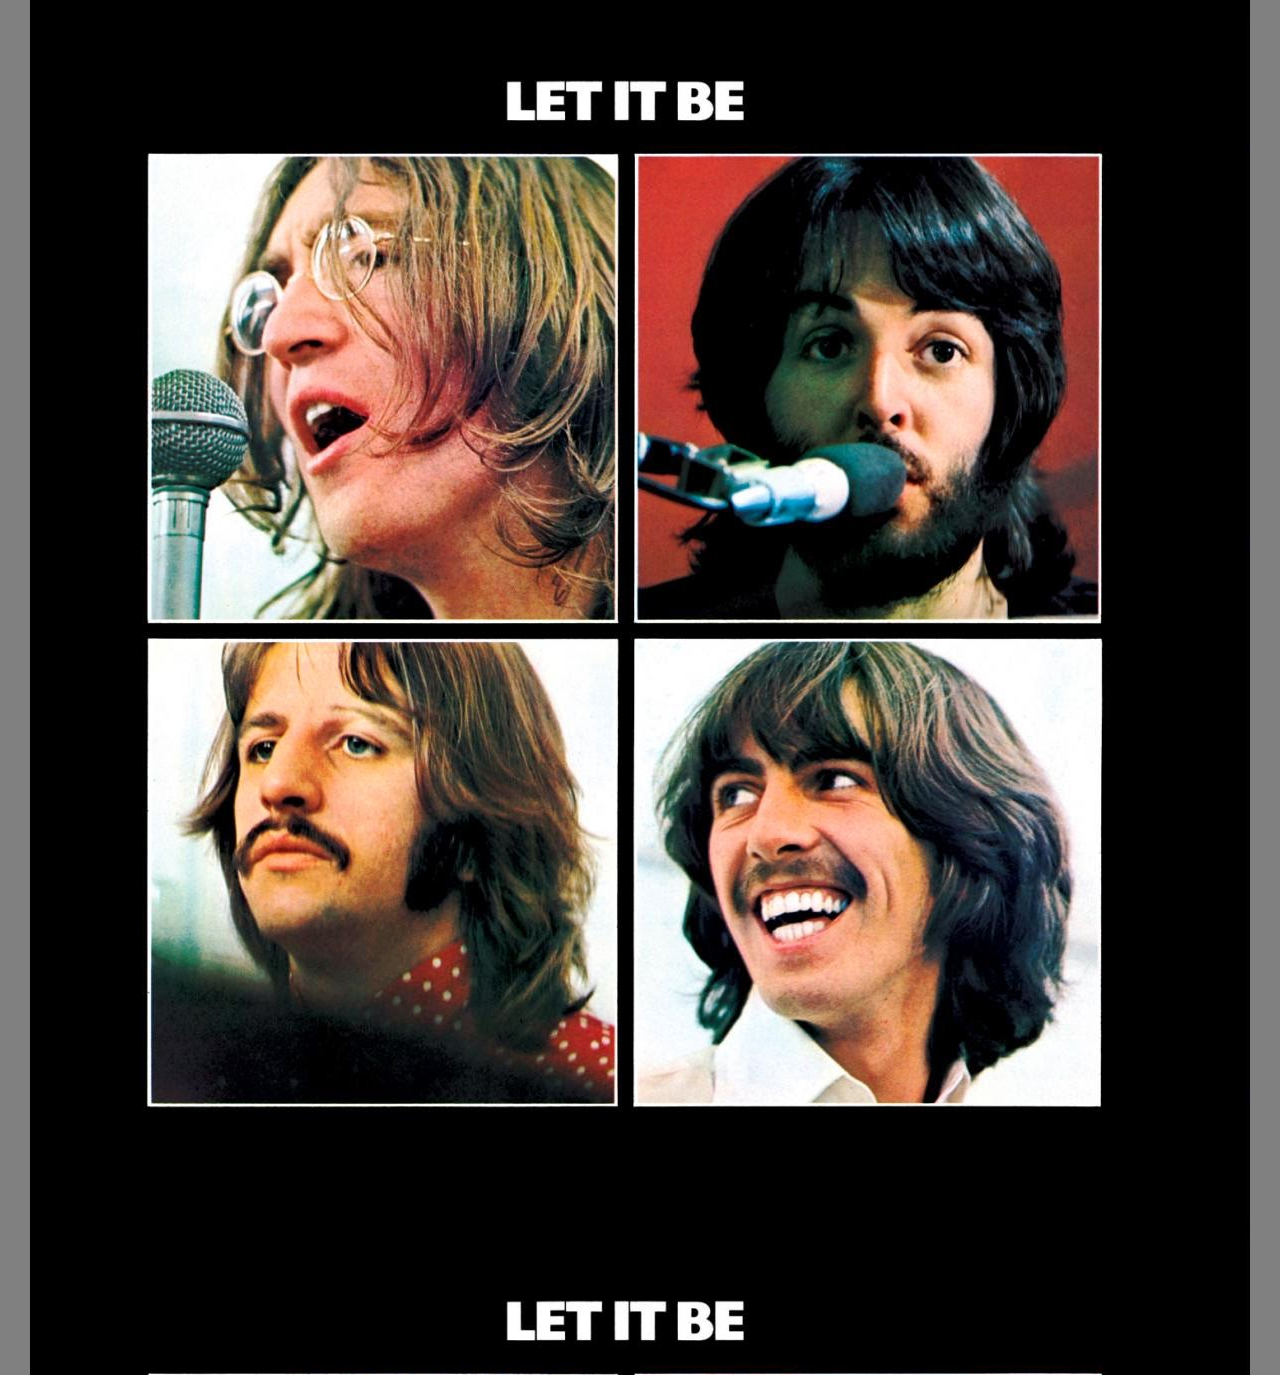
<file: Ontwerp/opdracht-3/beatless marge/index.html>
<!DOCTYPE html>
<html lang="en">
<head>
    <meta charset="UTF-8">
    <meta name="viewport" content="width=device-width, initial-scale=1.0">
    <title>Let It Be | The Beatles</title>
    <link rel="stylesheet" href="css/beatles.css">
</head>
<body>
    <div class="container">
        <section class="beatle" id="john">
            <div class="naam">
                <h3>John</h3>
                <p>Lennon</p>
            </div>
        </section>
        <section class="beatle" id="paul">
            <div class="naam">
                <h3>Paul</h3>
                <p>McCartney</p>
            </div>
        </section>
        <section class="beatle" id="ringo">
            <div class="naam">
                <h3>Ringo</h3>
                <p>Starr</p>
            </div>
        </section>
        <section class="beatle" id="george">
            <div class="naam">
                <h3>George</h3>
                <p>Harrison</p>
            </div>
        </section>
    </div>
    
</body>
</html>
</file>
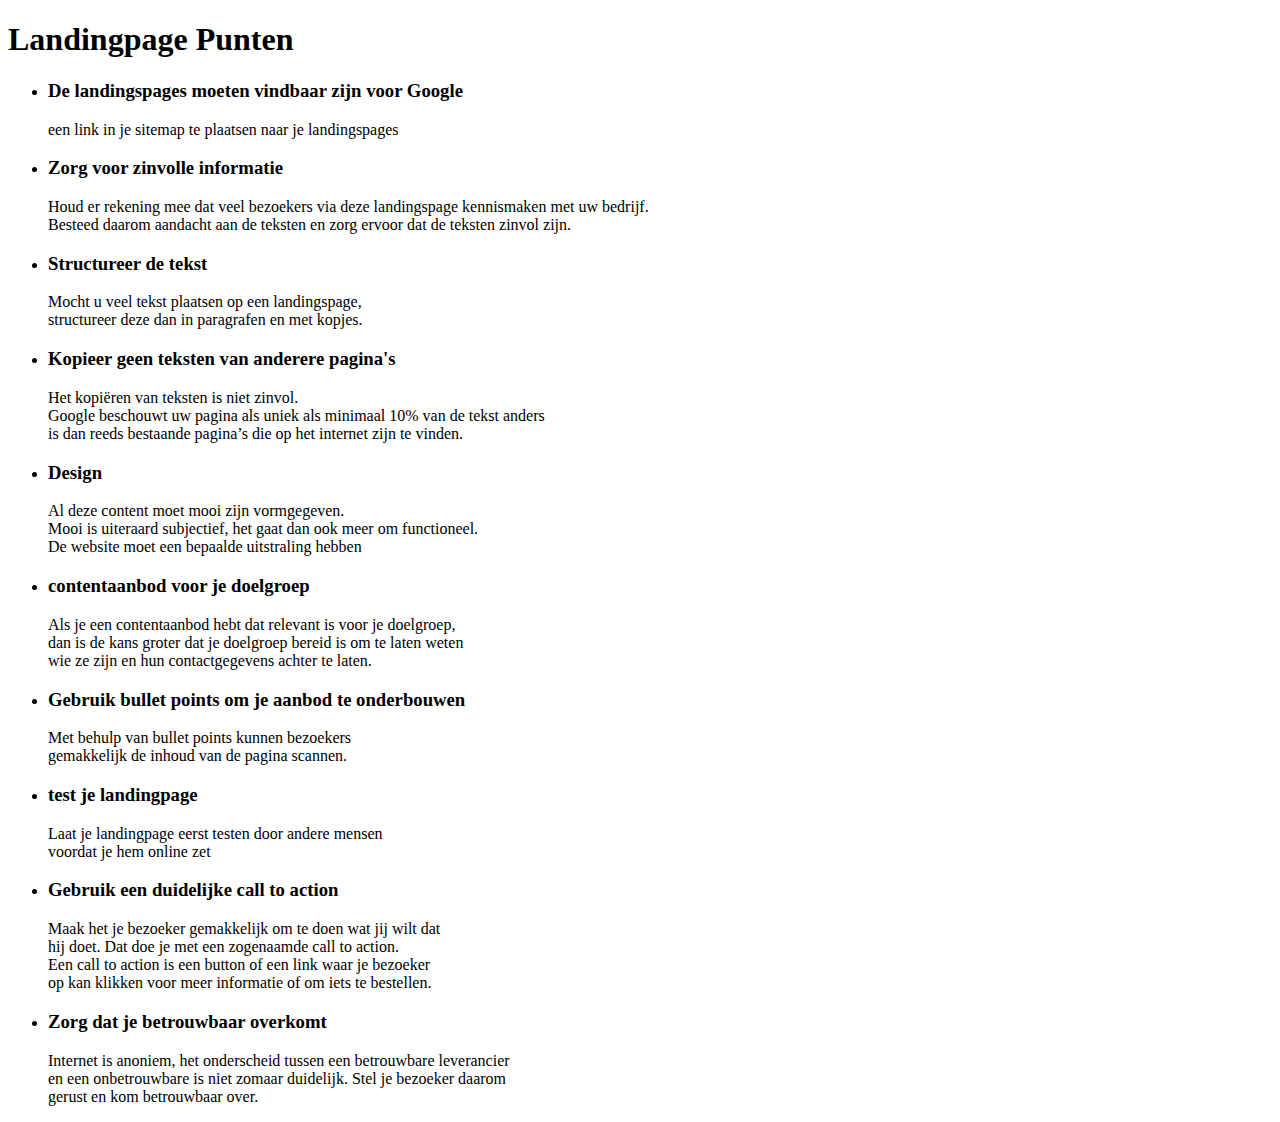
<file: Ontwerp/Opdracht-1/LandingPagePunten.html>
<!DOCTYPE html>
<html lang="en">
<head>
    <meta charset="UTF-8">
    <meta name="viewport" content="width=device-width, initial-scale=1.0">
    <title>Landingpage</title>
</head>

<body>
   <h1><strong>Landingpage Punten</strong><br></h1> 
   <Ul>
    <li><h3><strong>De landingspages moeten vindbaar zijn voor Google</strong><br></h3></li>
        een link in je sitemap te plaatsen naar je landingspages<br>
    <li><h3><strong>Zorg voor zinvolle informatie</strong><br></h3></li>
        Houd er rekening mee dat veel bezoekers via deze landingspage kennismaken met uw bedrijf.<br>
        Besteed daarom aandacht aan de teksten en zorg ervoor dat de teksten zinvol zijn.<br>
    <li><h3><strong>Structureer de tekst</strong><br></h3></li>
         Mocht u veel tekst plaatsen op een landingspage,<br>
         structureer deze dan in paragrafen en met kopjes.<br>
    <li><h3><strong>Kopieer geen teksten van anderere pagina's</strong><br></h3></li>
         Het kopiëren van teksten is niet zinvol.<br>
         Google beschouwt uw pagina als uniek als minimaal 10% van de tekst anders<br>
         is dan reeds bestaande pagina’s die op het internet zijn te vinden.<br>
    <li><h3><strong>Design</strong><br></h3></li>
         Al deze content moet mooi zijn vormgegeven.<br>
         Mooi is uiteraard subjectief, het gaat dan ook meer om functioneel.<br>
         De website moet een bepaalde uitstraling hebben<br>
    <li><h3><strong>contentaanbod voor je doelgroep</strong><br></h3></li>
         Als je een contentaanbod hebt dat relevant is voor je doelgroep,<br>
         dan is de kans groter dat je doelgroep bereid is om te laten weten<br>
         wie ze zijn en hun contactgegevens achter te laten.<br>
    <li><h3><strong>Gebruik bullet points om je aanbod te onderbouwen</strong><br></h3></li>
         Met behulp van bullet points kunnen bezoekers<br>
         gemakkelijk de inhoud van de pagina scannen.<br>
    <li><h3><strong>test je landingpage</strong></h3></li>
             Laat je landingpage eerst testen door andere mensen<br>
             voordat je hem online zet<br>
    <li><h3><strong>Gebruik een duidelijke call to action</strong><br></h3></li>
             Maak het je bezoeker gemakkelijk om te doen wat jij wilt dat<br>
             hij doet. Dat doe je met een zogenaamde call to action.<br>
             Een call to action is een button of een link waar je bezoeker<br>
             op kan klikken voor meer informatie of om iets te bestellen.<br>
    <li><h3><strong>Zorg dat je betrouwbaar overkomt</strong><br></h3></li>
             Internet is anoniem, het onderscheid tussen een betrouwbare leverancier<br>
             en een onbetrouwbare is niet zomaar duidelijk. Stel je bezoeker daarom<br> 
             gerust en kom betrouwbaar over.<br>
</body>
</html>
</file>
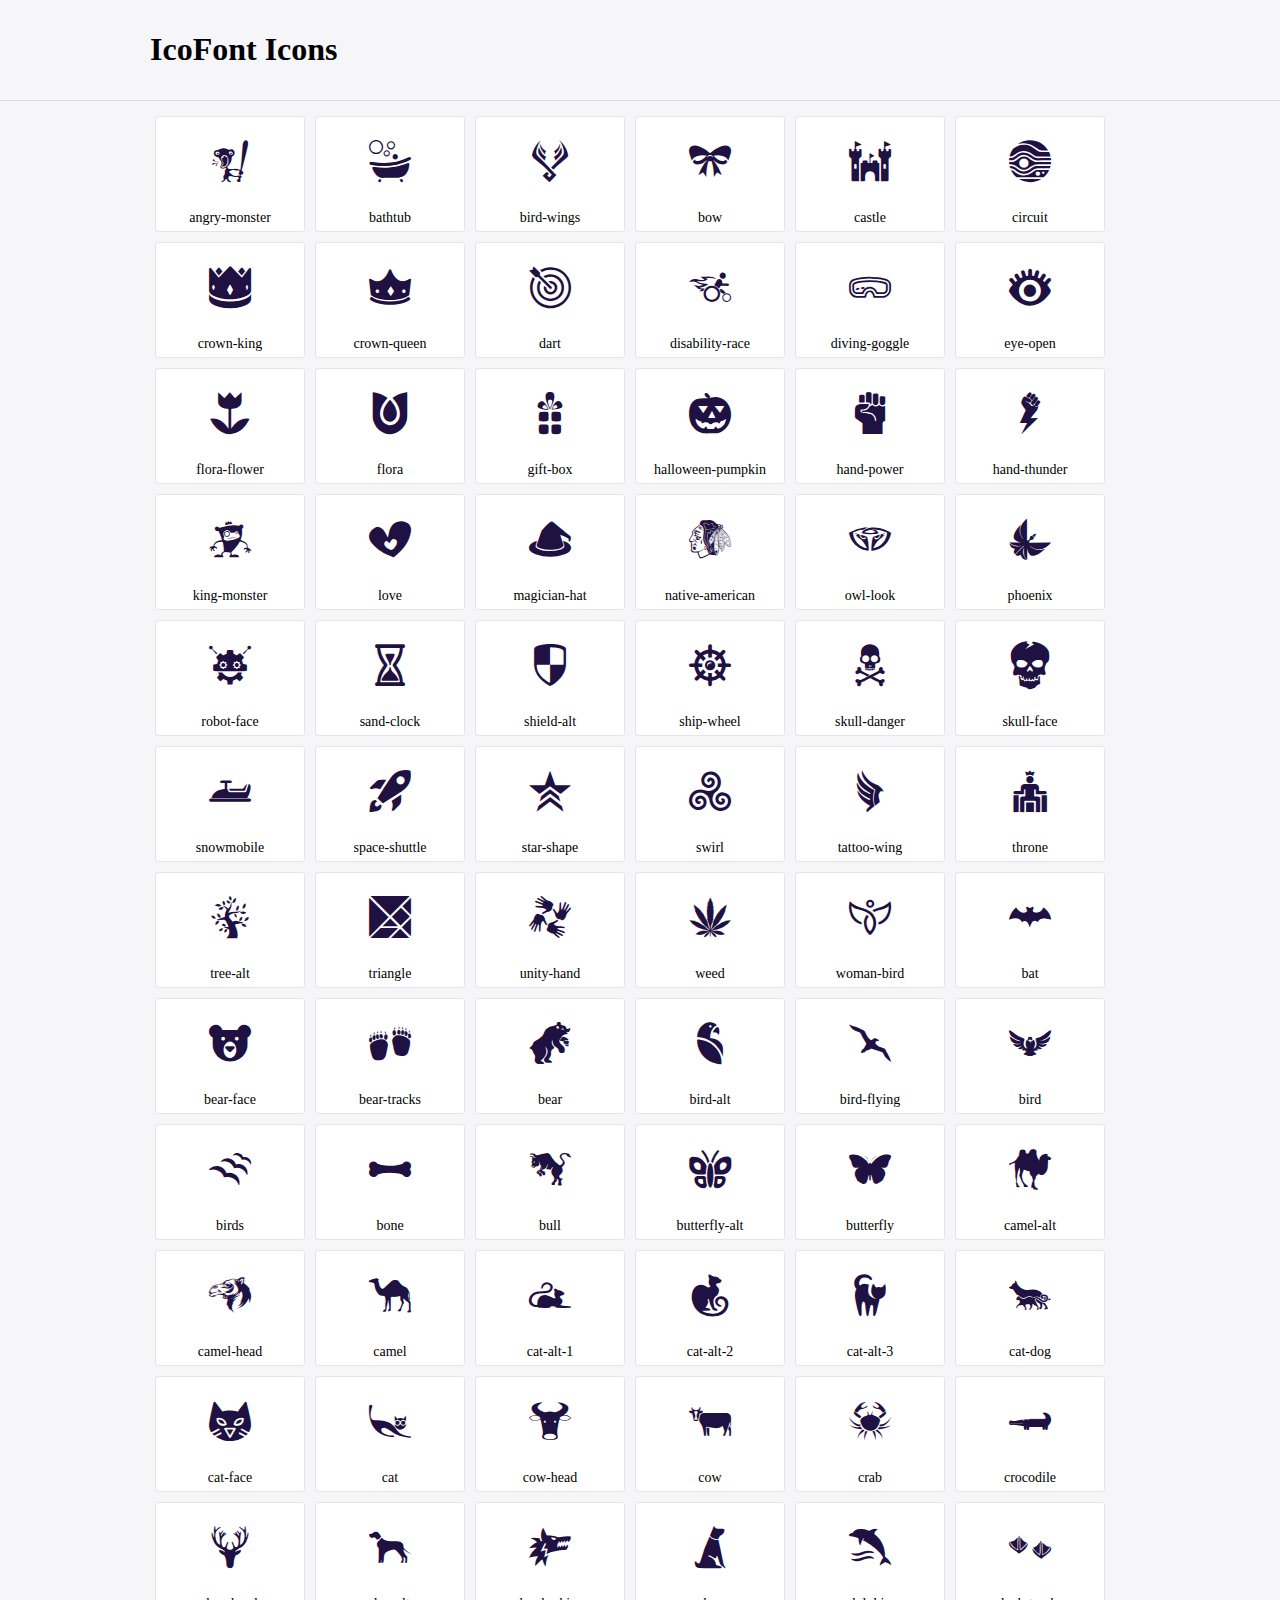
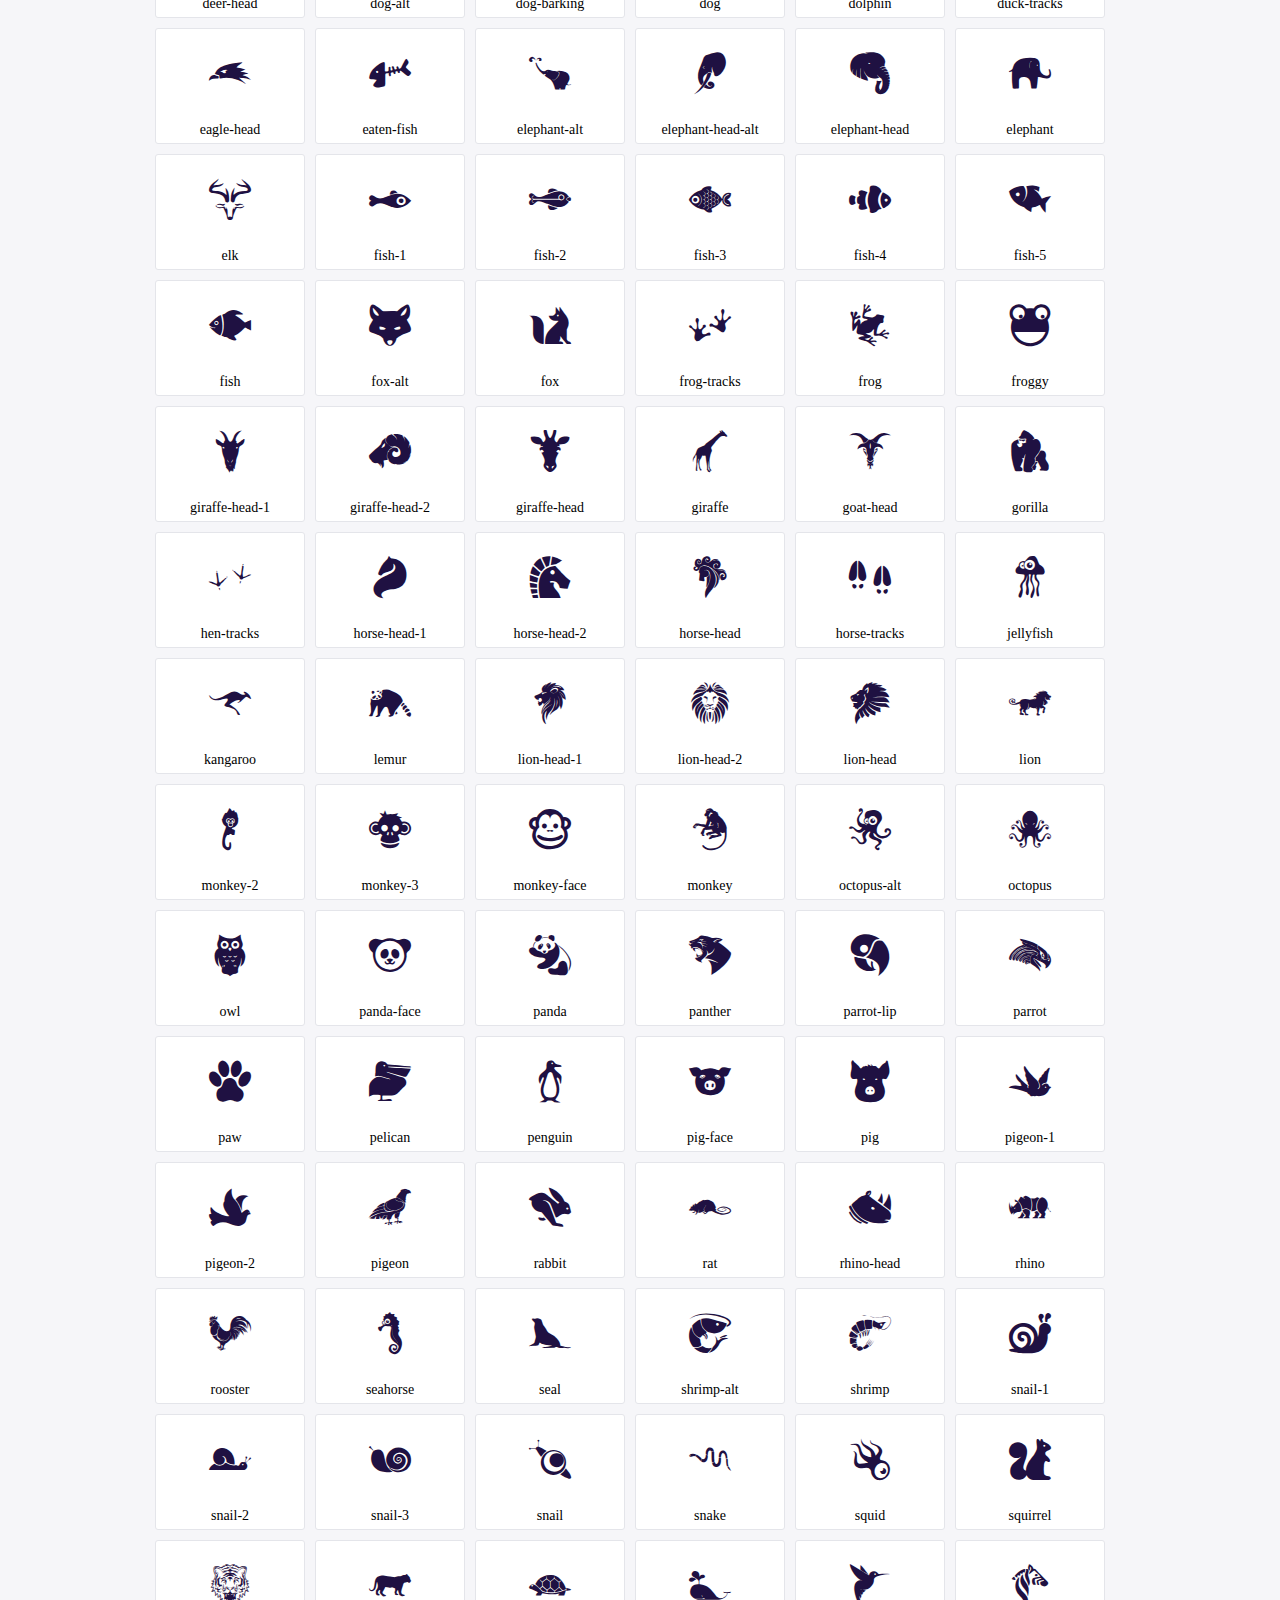
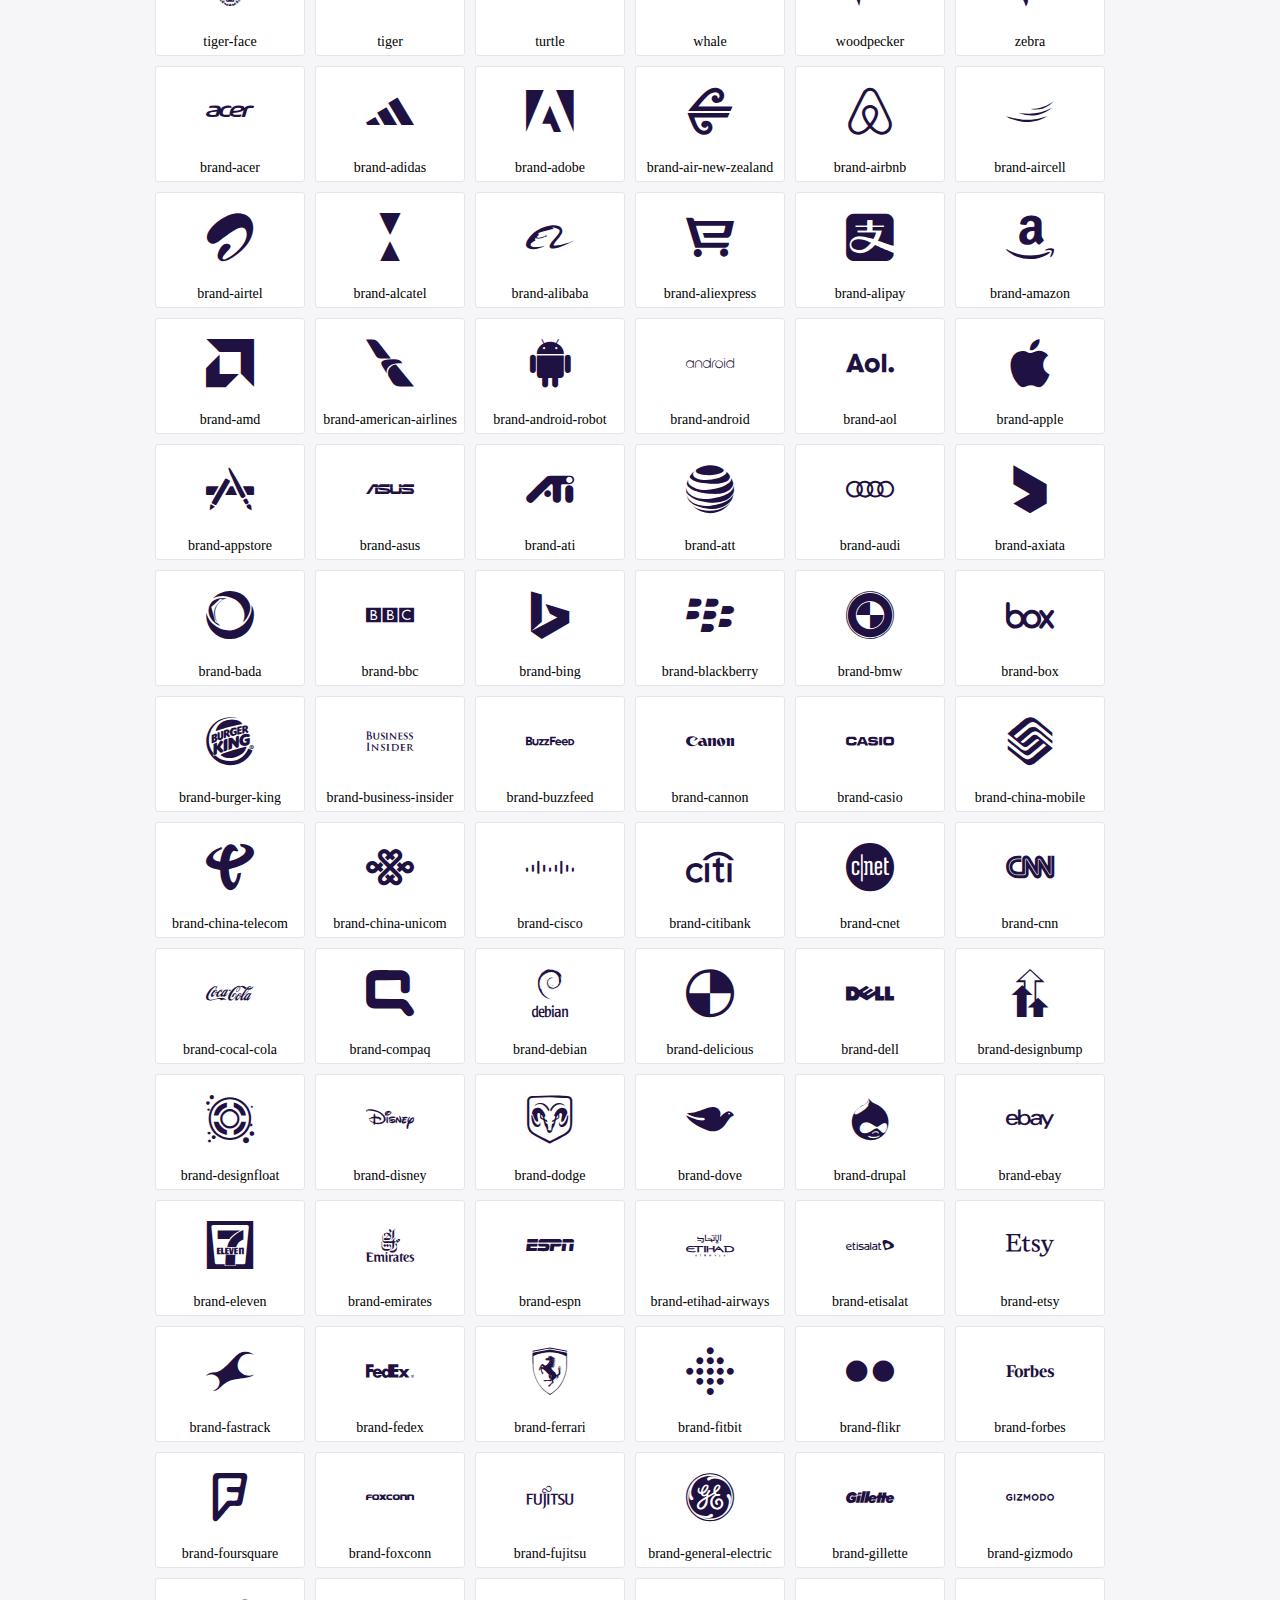
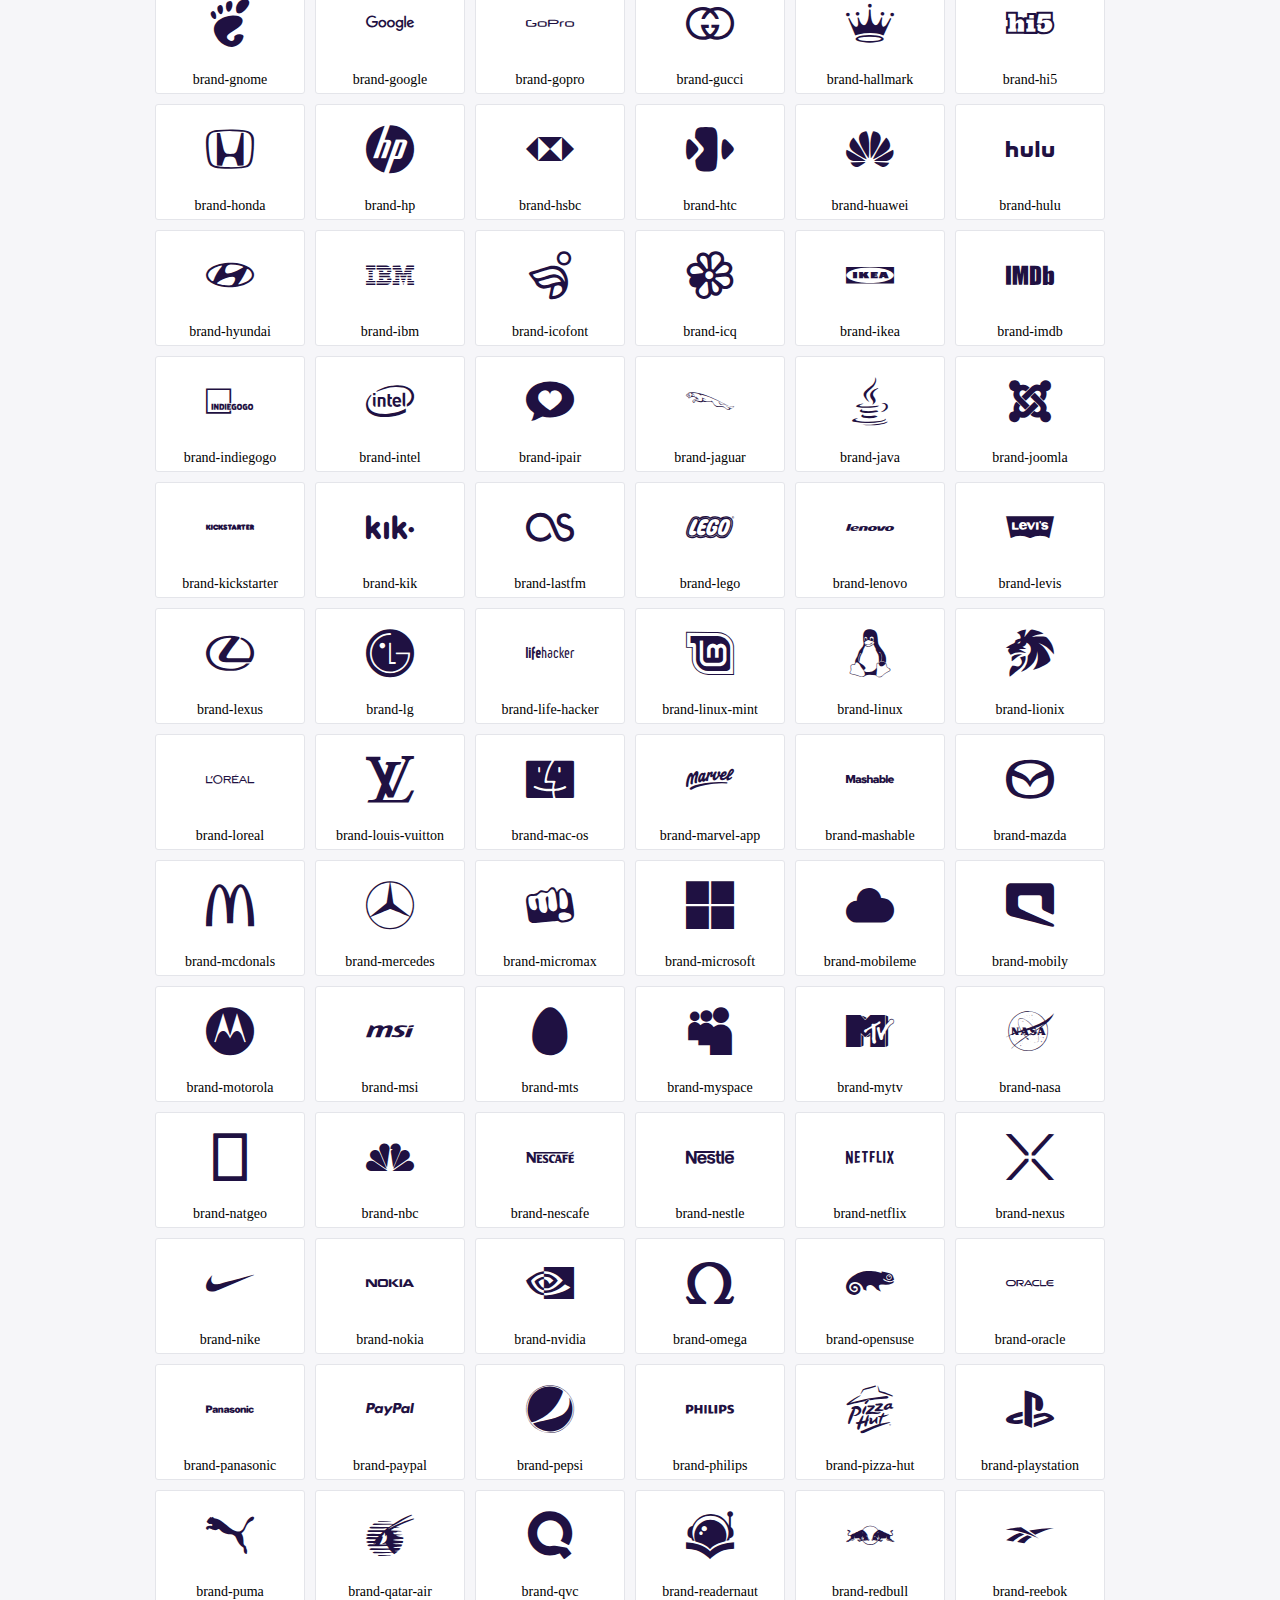
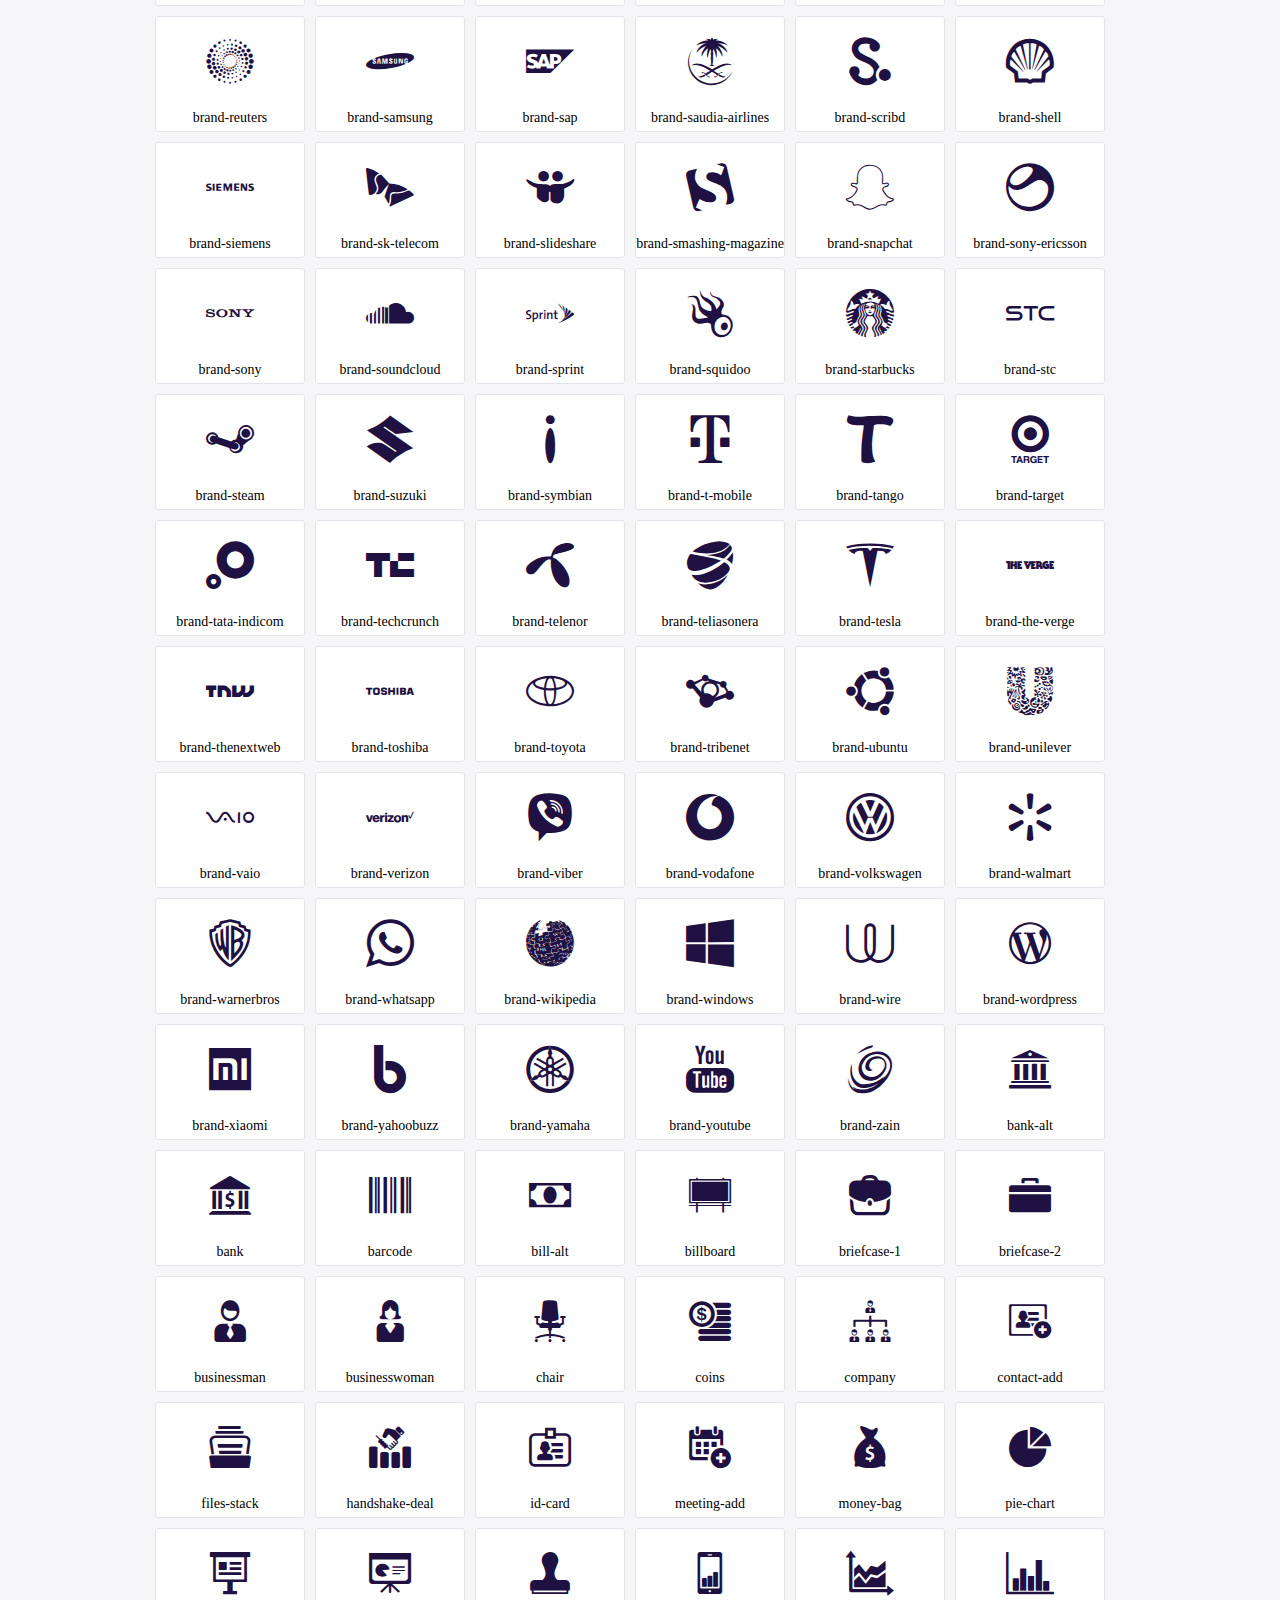
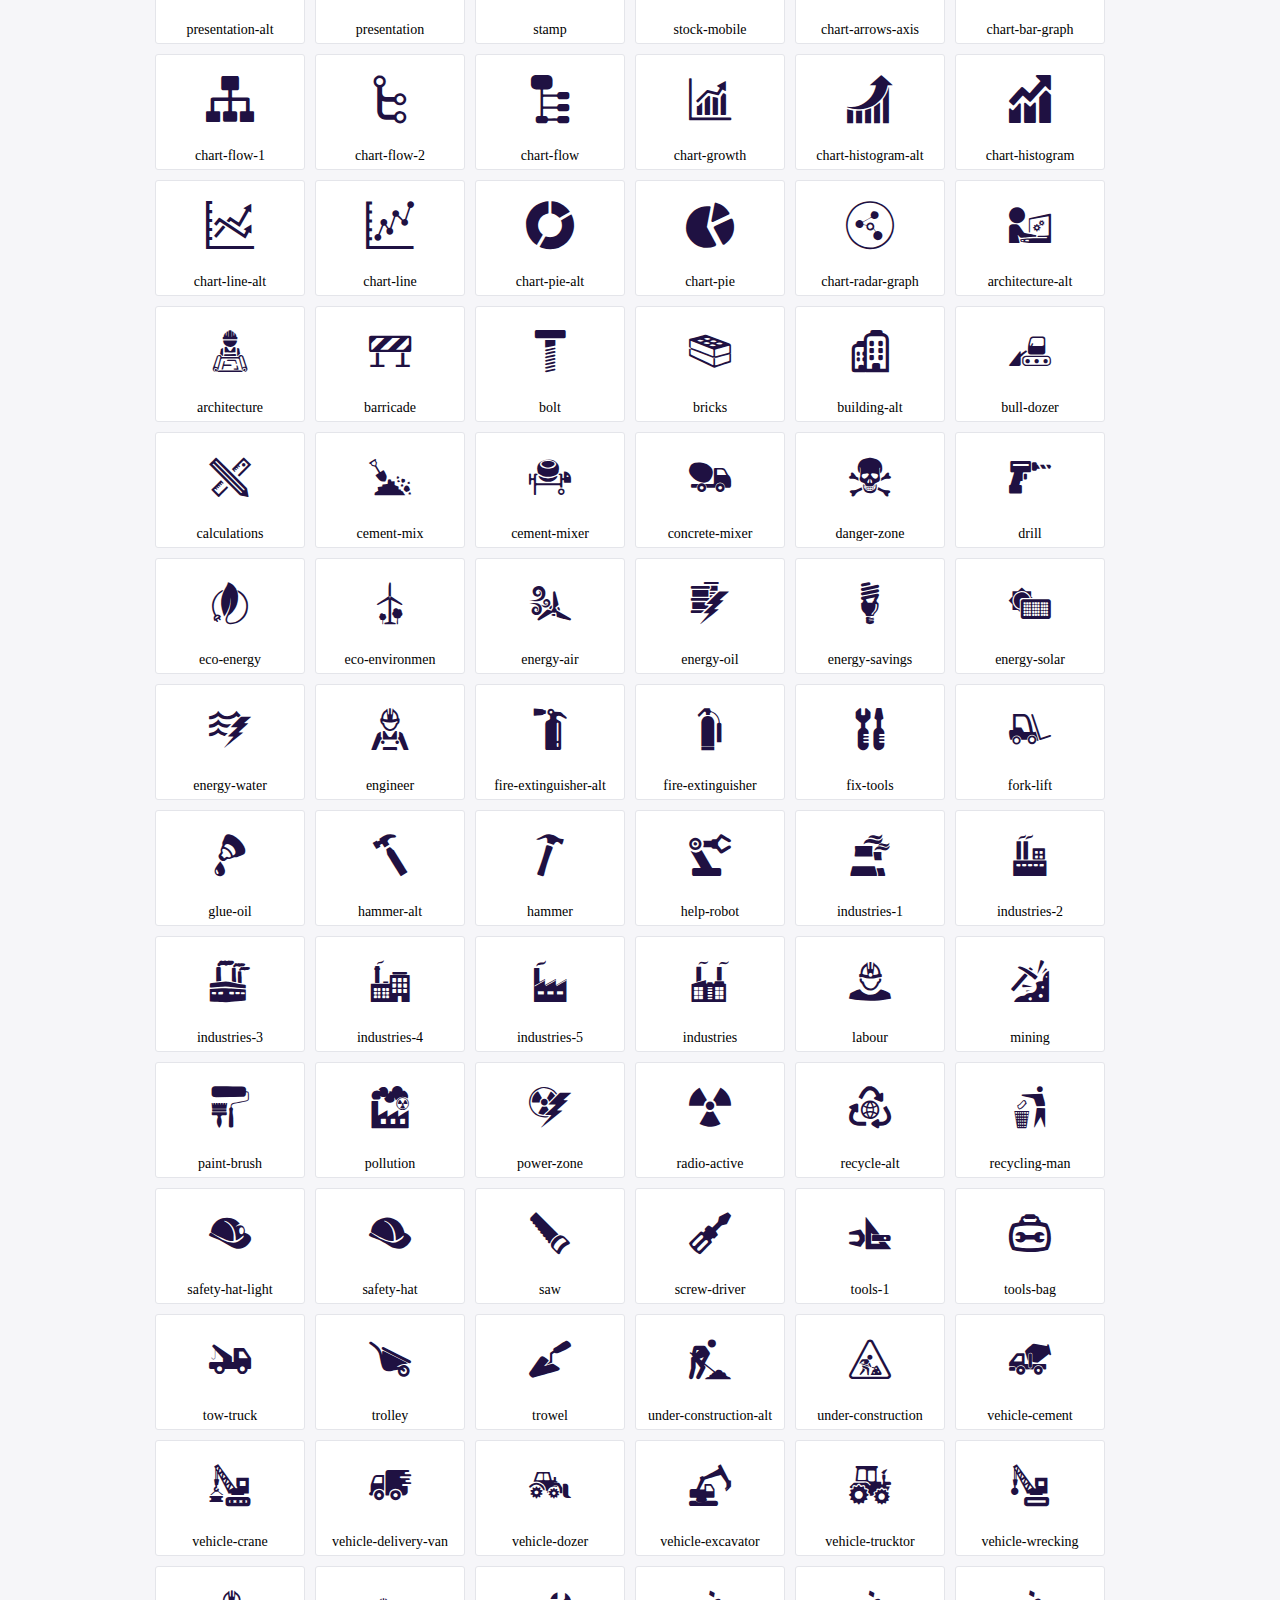
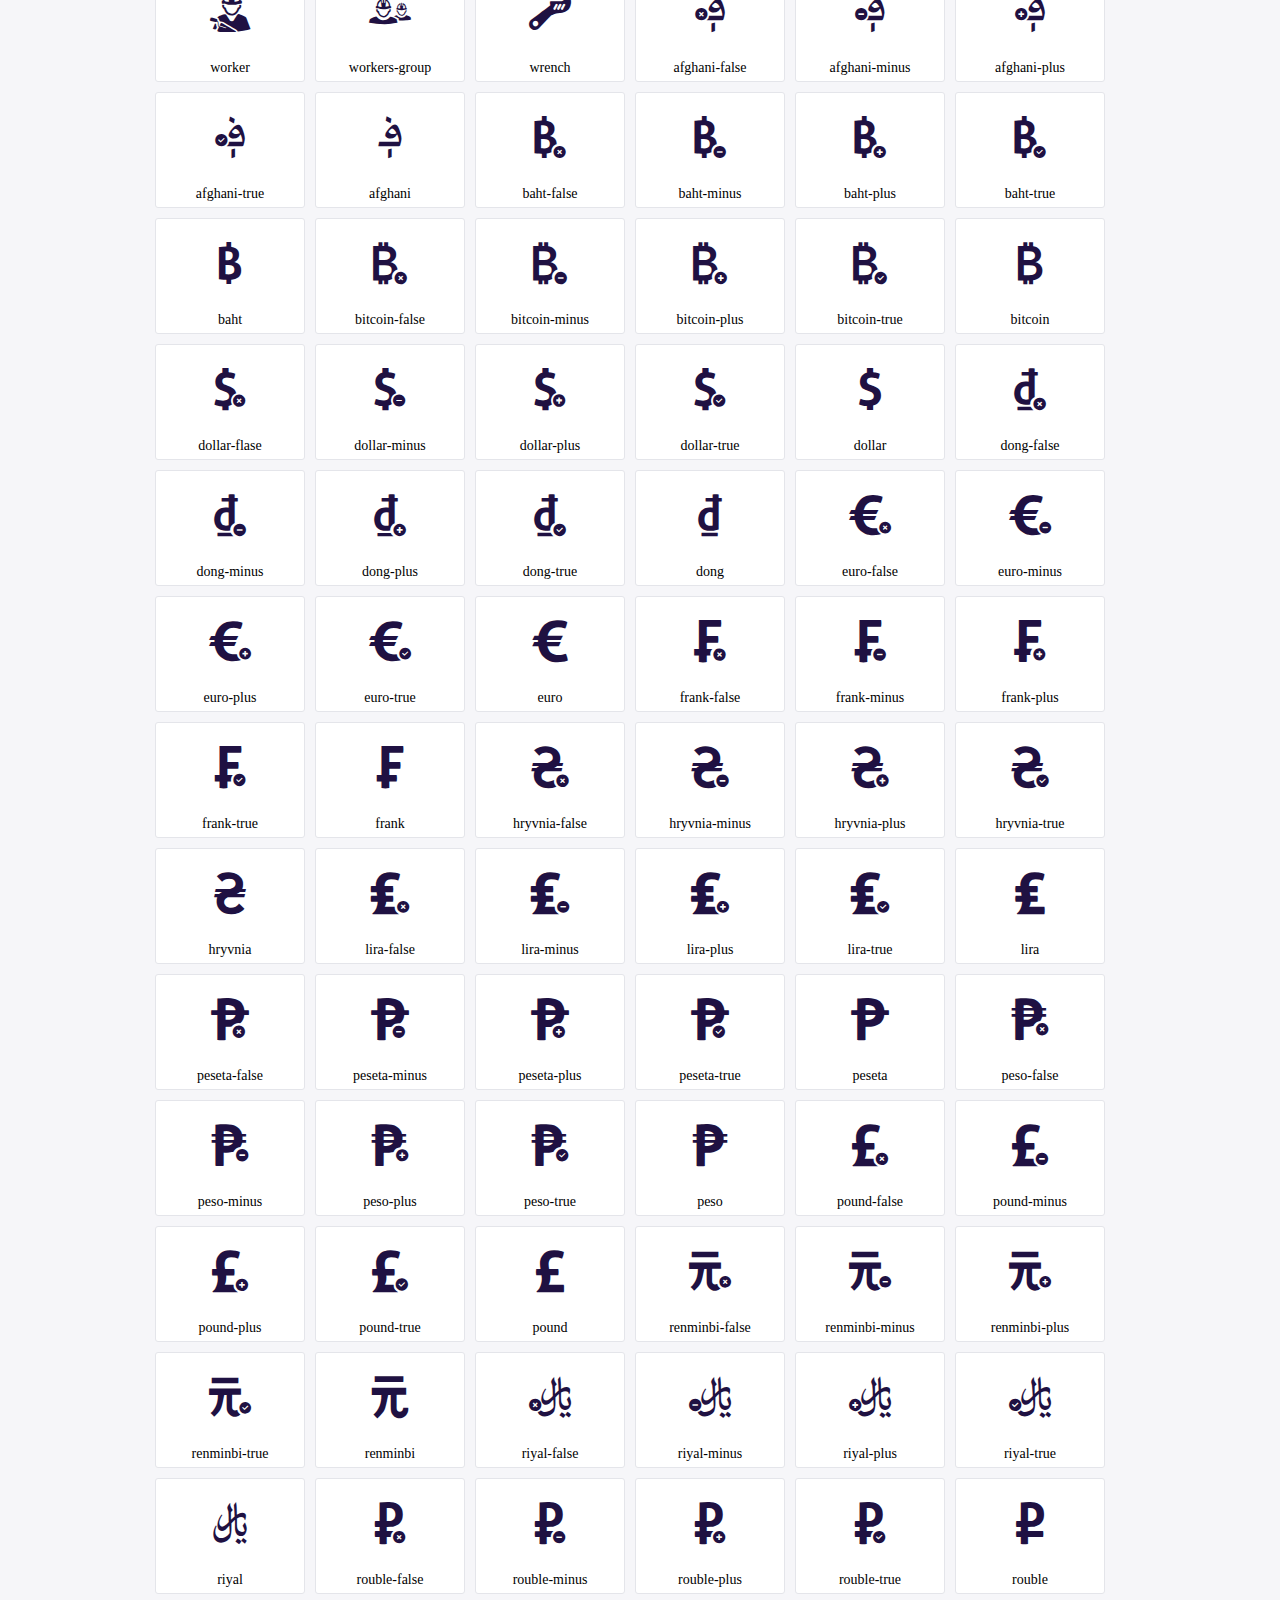
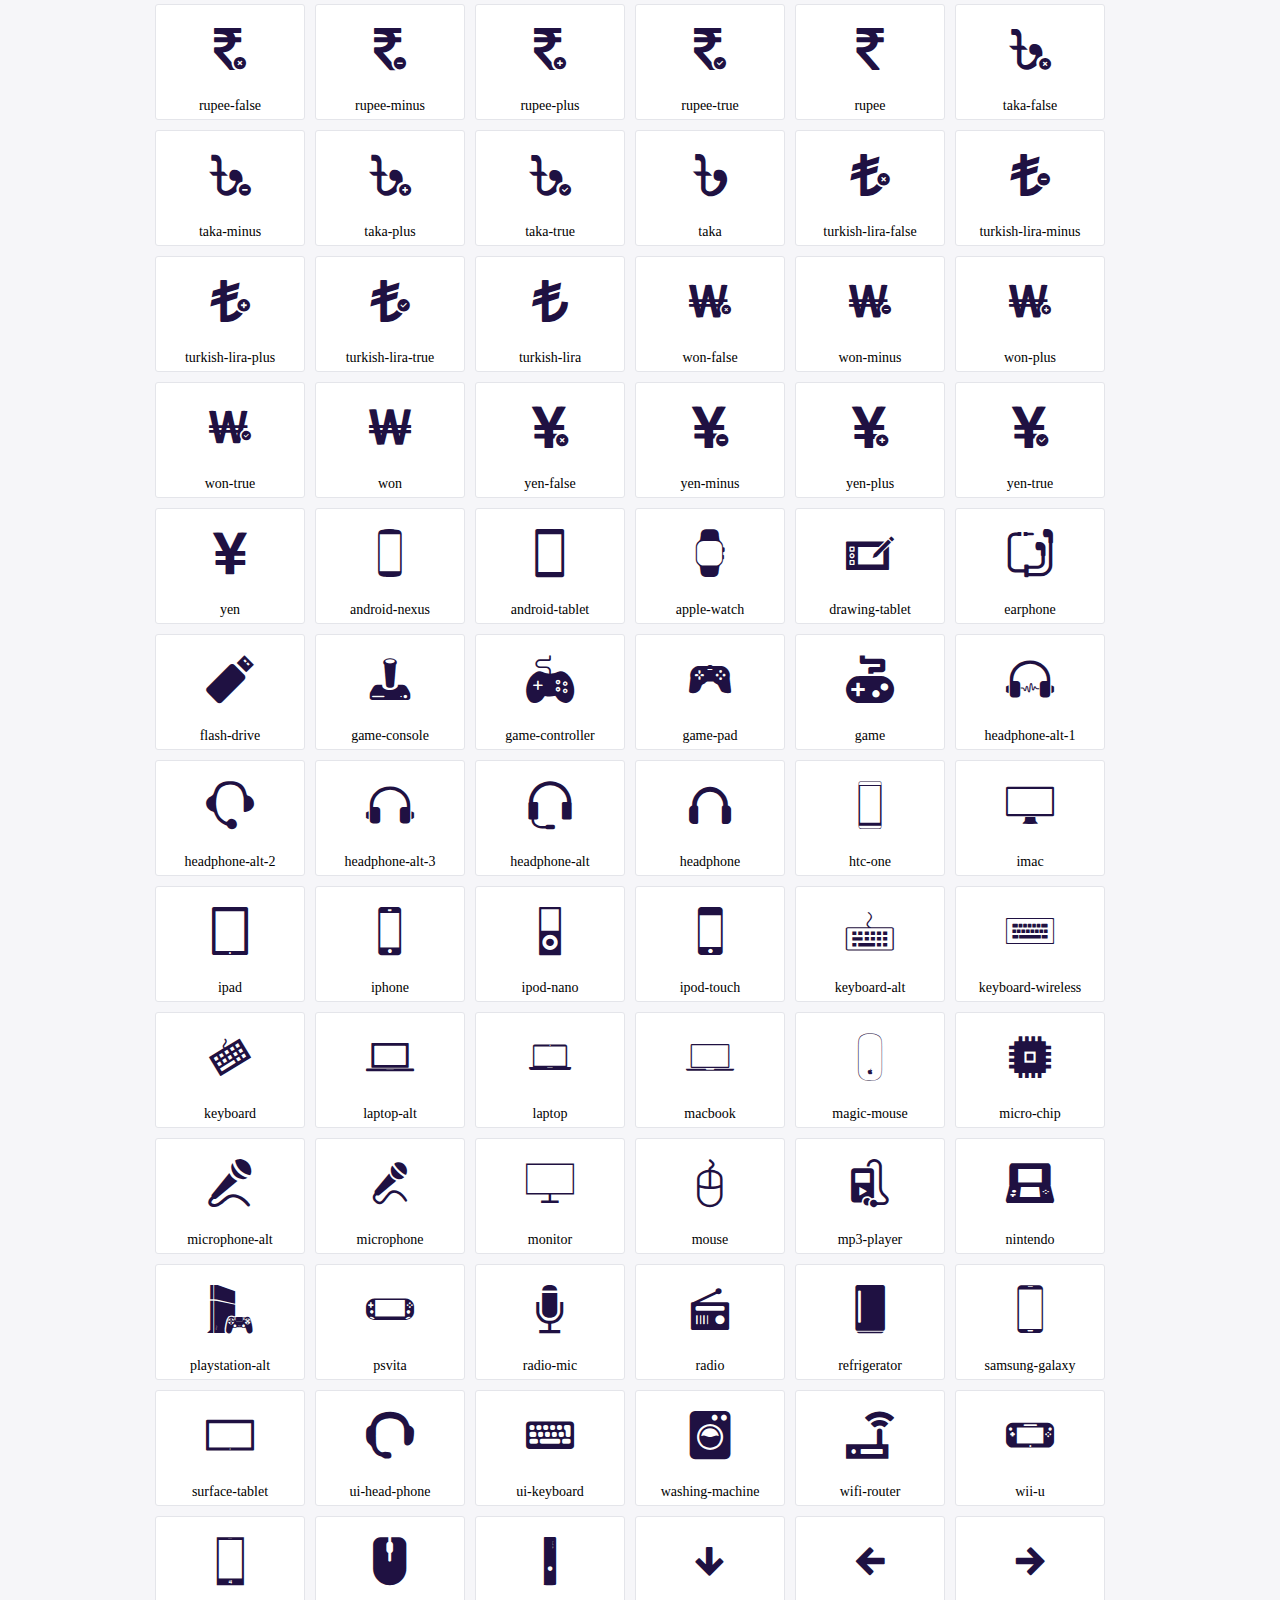
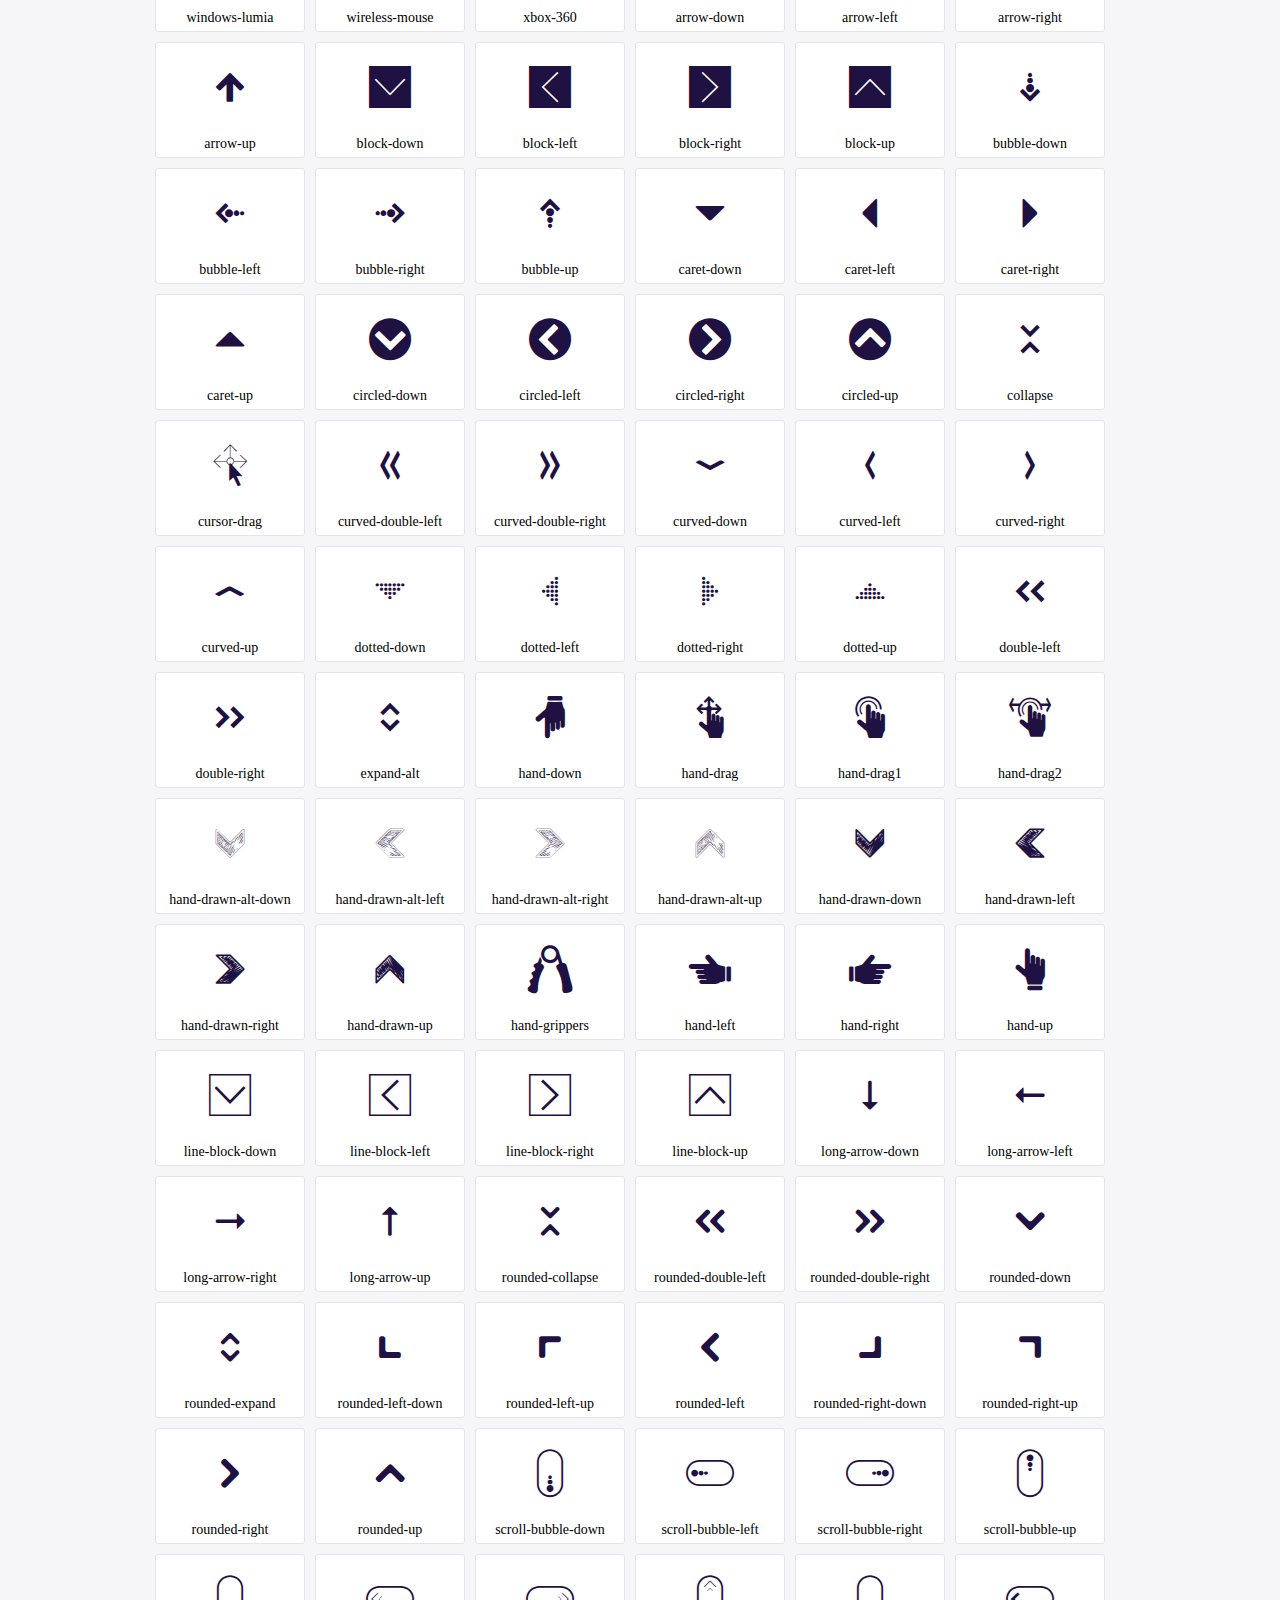
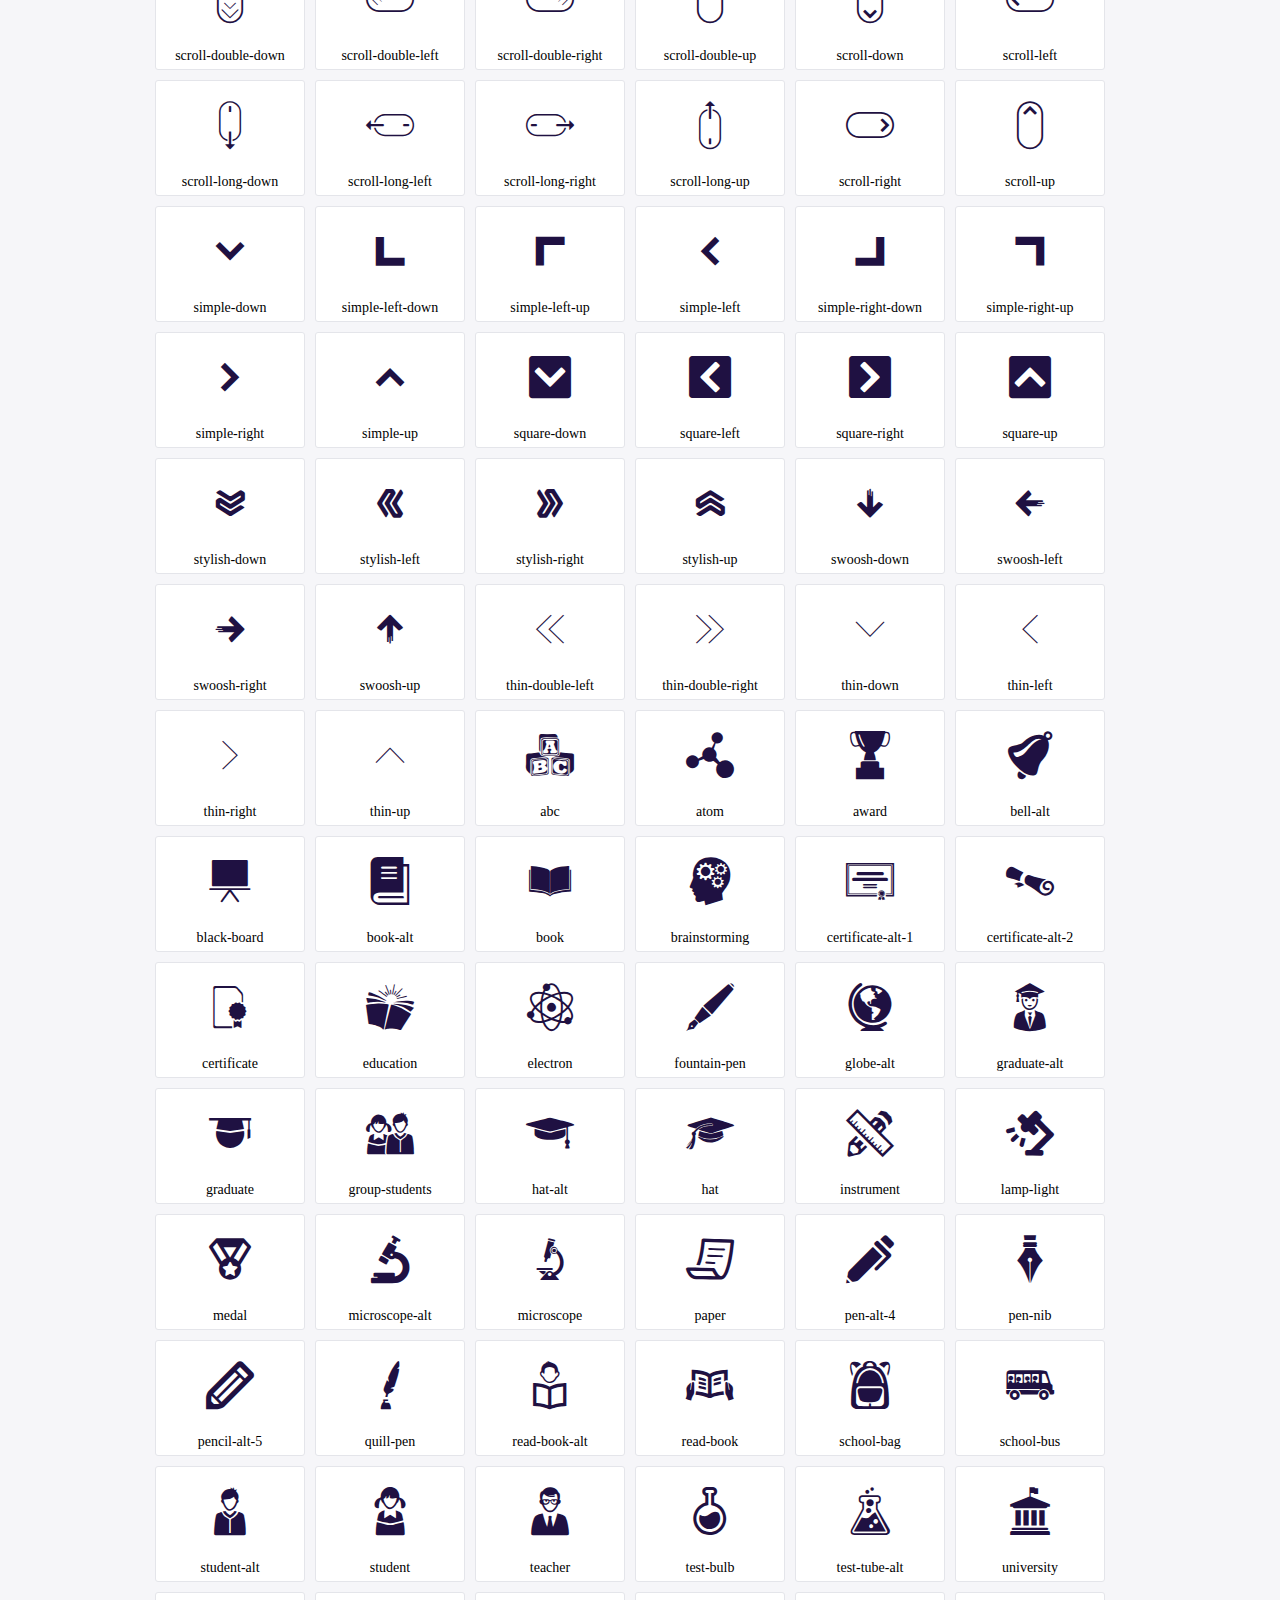
<file: Ontwerp/Opdracht-5/materiaal-voor-Bootstrap-grid-training/icofont/demo.html>
<!DOCTYPE html>
	<html>
	<head>
		<meta charset="utf-8">
		<title>Examples | IcoFont</title>
		<link rel="stylesheet" type="text/css" href="./icofont.min.css">
		<style type="text/css">
			body {
				margin: 0;
				padding: 0;
				background: #F6F6F9;
			}
			.header {
				border-bottom: 1px solid #DCDCE1;
				padding: 10px 0;
				margin-bottom: 10px;
			}
			.container {
				width: 980px;
				margin: 0 auto;
			}
			.ico-title {
				font-size: 2em;
			}
			.iconlist {
				margin: 0;
				padding: 0;
				list-style: none;
				text-align: center;
				width: 100%;
				display: flex;
				flex-wrap: wrap;
				flex-direction: row;
			}
			.iconlist li {
				position: relative;
				margin: 5px;
				width: 150px;
				cursor: pointer;
			}
			.iconlist li .icon-holder {
				position: relative;
				text-align: center;
				border-radius: 3px;
				overflow: hidden;
				padding-bottom: 5px;
				background: #ffffff;
				border: 1px solid #E4E5EA;
				transition: all 0.2s linear 0s;
			}
			.iconlist li .icon-holder:hover {
				background: #00C3DA;
				color: #ffffff;
			}
			.iconlist li .icon-holder:hover .icon i {
				color: #ffffff;
			}
			.iconlist li .icon-holder .icon {
				padding: 20px;
				text-align: center;
			}
			.iconlist li .icon-holder .icon i {
				font-size: 3em;
				color: #1F1142;
			}
			.iconlist li .icon-holder span {
				font-size: 14px;
				display: block;
				margin-top: 5px;
				border-radius: 3px;
			}
		</style>
	</head>
	<body>
	<div class="header">
		<div class="container">
			<h1 class="ico-title"> IcoFont Icons </h1>
		</div>
	</div>
	<div class="container">
		<ul class="iconlist">
		
		<li>
			<div class="icon-holder">
				<div class="icon"> 
					<i class="icofont-angry-monster"></i>
				</div> 
				<span> angry-monster </span>
			</div>
		</li>
		
		<li>
			<div class="icon-holder">
				<div class="icon"> 
					<i class="icofont-bathtub"></i>
				</div> 
				<span> bathtub </span>
			</div>
		</li>
		
		<li>
			<div class="icon-holder">
				<div class="icon"> 
					<i class="icofont-bird-wings"></i>
				</div> 
				<span> bird-wings </span>
			</div>
		</li>
		
		<li>
			<div class="icon-holder">
				<div class="icon"> 
					<i class="icofont-bow"></i>
				</div> 
				<span> bow </span>
			</div>
		</li>
		
		<li>
			<div class="icon-holder">
				<div class="icon"> 
					<i class="icofont-castle"></i>
				</div> 
				<span> castle </span>
			</div>
		</li>
		
		<li>
			<div class="icon-holder">
				<div class="icon"> 
					<i class="icofont-circuit"></i>
				</div> 
				<span> circuit </span>
			</div>
		</li>
		
		<li>
			<div class="icon-holder">
				<div class="icon"> 
					<i class="icofont-crown-king"></i>
				</div> 
				<span> crown-king </span>
			</div>
		</li>
		
		<li>
			<div class="icon-holder">
				<div class="icon"> 
					<i class="icofont-crown-queen"></i>
				</div> 
				<span> crown-queen </span>
			</div>
		</li>
		
		<li>
			<div class="icon-holder">
				<div class="icon"> 
					<i class="icofont-dart"></i>
				</div> 
				<span> dart </span>
			</div>
		</li>
		
		<li>
			<div class="icon-holder">
				<div class="icon"> 
					<i class="icofont-disability-race"></i>
				</div> 
				<span> disability-race </span>
			</div>
		</li>
		
		<li>
			<div class="icon-holder">
				<div class="icon"> 
					<i class="icofont-diving-goggle"></i>
				</div> 
				<span> diving-goggle </span>
			</div>
		</li>
		
		<li>
			<div class="icon-holder">
				<div class="icon"> 
					<i class="icofont-eye-open"></i>
				</div> 
				<span> eye-open </span>
			</div>
		</li>
		
		<li>
			<div class="icon-holder">
				<div class="icon"> 
					<i class="icofont-flora-flower"></i>
				</div> 
				<span> flora-flower </span>
			</div>
		</li>
		
		<li>
			<div class="icon-holder">
				<div class="icon"> 
					<i class="icofont-flora"></i>
				</div> 
				<span> flora </span>
			</div>
		</li>
		
		<li>
			<div class="icon-holder">
				<div class="icon"> 
					<i class="icofont-gift-box"></i>
				</div> 
				<span> gift-box </span>
			</div>
		</li>
		
		<li>
			<div class="icon-holder">
				<div class="icon"> 
					<i class="icofont-halloween-pumpkin"></i>
				</div> 
				<span> halloween-pumpkin </span>
			</div>
		</li>
		
		<li>
			<div class="icon-holder">
				<div class="icon"> 
					<i class="icofont-hand-power"></i>
				</div> 
				<span> hand-power </span>
			</div>
		</li>
		
		<li>
			<div class="icon-holder">
				<div class="icon"> 
					<i class="icofont-hand-thunder"></i>
				</div> 
				<span> hand-thunder </span>
			</div>
		</li>
		
		<li>
			<div class="icon-holder">
				<div class="icon"> 
					<i class="icofont-king-monster"></i>
				</div> 
				<span> king-monster </span>
			</div>
		</li>
		
		<li>
			<div class="icon-holder">
				<div class="icon"> 
					<i class="icofont-love"></i>
				</div> 
				<span> love </span>
			</div>
		</li>
		
		<li>
			<div class="icon-holder">
				<div class="icon"> 
					<i class="icofont-magician-hat"></i>
				</div> 
				<span> magician-hat </span>
			</div>
		</li>
		
		<li>
			<div class="icon-holder">
				<div class="icon"> 
					<i class="icofont-native-american"></i>
				</div> 
				<span> native-american </span>
			</div>
		</li>
		
		<li>
			<div class="icon-holder">
				<div class="icon"> 
					<i class="icofont-owl-look"></i>
				</div> 
				<span> owl-look </span>
			</div>
		</li>
		
		<li>
			<div class="icon-holder">
				<div class="icon"> 
					<i class="icofont-phoenix"></i>
				</div> 
				<span> phoenix </span>
			</div>
		</li>
		
		<li>
			<div class="icon-holder">
				<div class="icon"> 
					<i class="icofont-robot-face"></i>
				</div> 
				<span> robot-face </span>
			</div>
		</li>
		
		<li>
			<div class="icon-holder">
				<div class="icon"> 
					<i class="icofont-sand-clock"></i>
				</div> 
				<span> sand-clock </span>
			</div>
		</li>
		
		<li>
			<div class="icon-holder">
				<div class="icon"> 
					<i class="icofont-shield-alt"></i>
				</div> 
				<span> shield-alt </span>
			</div>
		</li>
		
		<li>
			<div class="icon-holder">
				<div class="icon"> 
					<i class="icofont-ship-wheel"></i>
				</div> 
				<span> ship-wheel </span>
			</div>
		</li>
		
		<li>
			<div class="icon-holder">
				<div class="icon"> 
					<i class="icofont-skull-danger"></i>
				</div> 
				<span> skull-danger </span>
			</div>
		</li>
		
		<li>
			<div class="icon-holder">
				<div class="icon"> 
					<i class="icofont-skull-face"></i>
				</div> 
				<span> skull-face </span>
			</div>
		</li>
		
		<li>
			<div class="icon-holder">
				<div class="icon"> 
					<i class="icofont-snowmobile"></i>
				</div> 
				<span> snowmobile </span>
			</div>
		</li>
		
		<li>
			<div class="icon-holder">
				<div class="icon"> 
					<i class="icofont-space-shuttle"></i>
				</div> 
				<span> space-shuttle </span>
			</div>
		</li>
		
		<li>
			<div class="icon-holder">
				<div class="icon"> 
					<i class="icofont-star-shape"></i>
				</div> 
				<span> star-shape </span>
			</div>
		</li>
		
		<li>
			<div class="icon-holder">
				<div class="icon"> 
					<i class="icofont-swirl"></i>
				</div> 
				<span> swirl </span>
			</div>
		</li>
		
		<li>
			<div class="icon-holder">
				<div class="icon"> 
					<i class="icofont-tattoo-wing"></i>
				</div> 
				<span> tattoo-wing </span>
			</div>
		</li>
		
		<li>
			<div class="icon-holder">
				<div class="icon"> 
					<i class="icofont-throne"></i>
				</div> 
				<span> throne </span>
			</div>
		</li>
		
		<li>
			<div class="icon-holder">
				<div class="icon"> 
					<i class="icofont-tree-alt"></i>
				</div> 
				<span> tree-alt </span>
			</div>
		</li>
		
		<li>
			<div class="icon-holder">
				<div class="icon"> 
					<i class="icofont-triangle"></i>
				</div> 
				<span> triangle </span>
			</div>
		</li>
		
		<li>
			<div class="icon-holder">
				<div class="icon"> 
					<i class="icofont-unity-hand"></i>
				</div> 
				<span> unity-hand </span>
			</div>
		</li>
		
		<li>
			<div class="icon-holder">
				<div class="icon"> 
					<i class="icofont-weed"></i>
				</div> 
				<span> weed </span>
			</div>
		</li>
		
		<li>
			<div class="icon-holder">
				<div class="icon"> 
					<i class="icofont-woman-bird"></i>
				</div> 
				<span> woman-bird </span>
			</div>
		</li>
		
		<li>
			<div class="icon-holder">
				<div class="icon"> 
					<i class="icofont-bat"></i>
				</div> 
				<span> bat </span>
			</div>
		</li>
		
		<li>
			<div class="icon-holder">
				<div class="icon"> 
					<i class="icofont-bear-face"></i>
				</div> 
				<span> bear-face </span>
			</div>
		</li>
		
		<li>
			<div class="icon-holder">
				<div class="icon"> 
					<i class="icofont-bear-tracks"></i>
				</div> 
				<span> bear-tracks </span>
			</div>
		</li>
		
		<li>
			<div class="icon-holder">
				<div class="icon"> 
					<i class="icofont-bear"></i>
				</div> 
				<span> bear </span>
			</div>
		</li>
		
		<li>
			<div class="icon-holder">
				<div class="icon"> 
					<i class="icofont-bird-alt"></i>
				</div> 
				<span> bird-alt </span>
			</div>
		</li>
		
		<li>
			<div class="icon-holder">
				<div class="icon"> 
					<i class="icofont-bird-flying"></i>
				</div> 
				<span> bird-flying </span>
			</div>
		</li>
		
		<li>
			<div class="icon-holder">
				<div class="icon"> 
					<i class="icofont-bird"></i>
				</div> 
				<span> bird </span>
			</div>
		</li>
		
		<li>
			<div class="icon-holder">
				<div class="icon"> 
					<i class="icofont-birds"></i>
				</div> 
				<span> birds </span>
			</div>
		</li>
		
		<li>
			<div class="icon-holder">
				<div class="icon"> 
					<i class="icofont-bone"></i>
				</div> 
				<span> bone </span>
			</div>
		</li>
		
		<li>
			<div class="icon-holder">
				<div class="icon"> 
					<i class="icofont-bull"></i>
				</div> 
				<span> bull </span>
			</div>
		</li>
		
		<li>
			<div class="icon-holder">
				<div class="icon"> 
					<i class="icofont-butterfly-alt"></i>
				</div> 
				<span> butterfly-alt </span>
			</div>
		</li>
		
		<li>
			<div class="icon-holder">
				<div class="icon"> 
					<i class="icofont-butterfly"></i>
				</div> 
				<span> butterfly </span>
			</div>
		</li>
		
		<li>
			<div class="icon-holder">
				<div class="icon"> 
					<i class="icofont-camel-alt"></i>
				</div> 
				<span> camel-alt </span>
			</div>
		</li>
		
		<li>
			<div class="icon-holder">
				<div class="icon"> 
					<i class="icofont-camel-head"></i>
				</div> 
				<span> camel-head </span>
			</div>
		</li>
		
		<li>
			<div class="icon-holder">
				<div class="icon"> 
					<i class="icofont-camel"></i>
				</div> 
				<span> camel </span>
			</div>
		</li>
		
		<li>
			<div class="icon-holder">
				<div class="icon"> 
					<i class="icofont-cat-alt-1"></i>
				</div> 
				<span> cat-alt-1 </span>
			</div>
		</li>
		
		<li>
			<div class="icon-holder">
				<div class="icon"> 
					<i class="icofont-cat-alt-2"></i>
				</div> 
				<span> cat-alt-2 </span>
			</div>
		</li>
		
		<li>
			<div class="icon-holder">
				<div class="icon"> 
					<i class="icofont-cat-alt-3"></i>
				</div> 
				<span> cat-alt-3 </span>
			</div>
		</li>
		
		<li>
			<div class="icon-holder">
				<div class="icon"> 
					<i class="icofont-cat-dog"></i>
				</div> 
				<span> cat-dog </span>
			</div>
		</li>
		
		<li>
			<div class="icon-holder">
				<div class="icon"> 
					<i class="icofont-cat-face"></i>
				</div> 
				<span> cat-face </span>
			</div>
		</li>
		
		<li>
			<div class="icon-holder">
				<div class="icon"> 
					<i class="icofont-cat"></i>
				</div> 
				<span> cat </span>
			</div>
		</li>
		
		<li>
			<div class="icon-holder">
				<div class="icon"> 
					<i class="icofont-cow-head"></i>
				</div> 
				<span> cow-head </span>
			</div>
		</li>
		
		<li>
			<div class="icon-holder">
				<div class="icon"> 
					<i class="icofont-cow"></i>
				</div> 
				<span> cow </span>
			</div>
		</li>
		
		<li>
			<div class="icon-holder">
				<div class="icon"> 
					<i class="icofont-crab"></i>
				</div> 
				<span> crab </span>
			</div>
		</li>
		
		<li>
			<div class="icon-holder">
				<div class="icon"> 
					<i class="icofont-crocodile"></i>
				</div> 
				<span> crocodile </span>
			</div>
		</li>
		
		<li>
			<div class="icon-holder">
				<div class="icon"> 
					<i class="icofont-deer-head"></i>
				</div> 
				<span> deer-head </span>
			</div>
		</li>
		
		<li>
			<div class="icon-holder">
				<div class="icon"> 
					<i class="icofont-dog-alt"></i>
				</div> 
				<span> dog-alt </span>
			</div>
		</li>
		
		<li>
			<div class="icon-holder">
				<div class="icon"> 
					<i class="icofont-dog-barking"></i>
				</div> 
				<span> dog-barking </span>
			</div>
		</li>
		
		<li>
			<div class="icon-holder">
				<div class="icon"> 
					<i class="icofont-dog"></i>
				</div> 
				<span> dog </span>
			</div>
		</li>
		
		<li>
			<div class="icon-holder">
				<div class="icon"> 
					<i class="icofont-dolphin"></i>
				</div> 
				<span> dolphin </span>
			</div>
		</li>
		
		<li>
			<div class="icon-holder">
				<div class="icon"> 
					<i class="icofont-duck-tracks"></i>
				</div> 
				<span> duck-tracks </span>
			</div>
		</li>
		
		<li>
			<div class="icon-holder">
				<div class="icon"> 
					<i class="icofont-eagle-head"></i>
				</div> 
				<span> eagle-head </span>
			</div>
		</li>
		
		<li>
			<div class="icon-holder">
				<div class="icon"> 
					<i class="icofont-eaten-fish"></i>
				</div> 
				<span> eaten-fish </span>
			</div>
		</li>
		
		<li>
			<div class="icon-holder">
				<div class="icon"> 
					<i class="icofont-elephant-alt"></i>
				</div> 
				<span> elephant-alt </span>
			</div>
		</li>
		
		<li>
			<div class="icon-holder">
				<div class="icon"> 
					<i class="icofont-elephant-head-alt"></i>
				</div> 
				<span> elephant-head-alt </span>
			</div>
		</li>
		
		<li>
			<div class="icon-holder">
				<div class="icon"> 
					<i class="icofont-elephant-head"></i>
				</div> 
				<span> elephant-head </span>
			</div>
		</li>
		
		<li>
			<div class="icon-holder">
				<div class="icon"> 
					<i class="icofont-elephant"></i>
				</div> 
				<span> elephant </span>
			</div>
		</li>
		
		<li>
			<div class="icon-holder">
				<div class="icon"> 
					<i class="icofont-elk"></i>
				</div> 
				<span> elk </span>
			</div>
		</li>
		
		<li>
			<div class="icon-holder">
				<div class="icon"> 
					<i class="icofont-fish-1"></i>
				</div> 
				<span> fish-1 </span>
			</div>
		</li>
		
		<li>
			<div class="icon-holder">
				<div class="icon"> 
					<i class="icofont-fish-2"></i>
				</div> 
				<span> fish-2 </span>
			</div>
		</li>
		
		<li>
			<div class="icon-holder">
				<div class="icon"> 
					<i class="icofont-fish-3"></i>
				</div> 
				<span> fish-3 </span>
			</div>
		</li>
		
		<li>
			<div class="icon-holder">
				<div class="icon"> 
					<i class="icofont-fish-4"></i>
				</div> 
				<span> fish-4 </span>
			</div>
		</li>
		
		<li>
			<div class="icon-holder">
				<div class="icon"> 
					<i class="icofont-fish-5"></i>
				</div> 
				<span> fish-5 </span>
			</div>
		</li>
		
		<li>
			<div class="icon-holder">
				<div class="icon"> 
					<i class="icofont-fish"></i>
				</div> 
				<span> fish </span>
			</div>
		</li>
		
		<li>
			<div class="icon-holder">
				<div class="icon"> 
					<i class="icofont-fox-alt"></i>
				</div> 
				<span> fox-alt </span>
			</div>
		</li>
		
		<li>
			<div class="icon-holder">
				<div class="icon"> 
					<i class="icofont-fox"></i>
				</div> 
				<span> fox </span>
			</div>
		</li>
		
		<li>
			<div class="icon-holder">
				<div class="icon"> 
					<i class="icofont-frog-tracks"></i>
				</div> 
				<span> frog-tracks </span>
			</div>
		</li>
		
		<li>
			<div class="icon-holder">
				<div class="icon"> 
					<i class="icofont-frog"></i>
				</div> 
				<span> frog </span>
			</div>
		</li>
		
		<li>
			<div class="icon-holder">
				<div class="icon"> 
					<i class="icofont-froggy"></i>
				</div> 
				<span> froggy </span>
			</div>
		</li>
		
		<li>
			<div class="icon-holder">
				<div class="icon"> 
					<i class="icofont-giraffe-head-1"></i>
				</div> 
				<span> giraffe-head-1 </span>
			</div>
		</li>
		
		<li>
			<div class="icon-holder">
				<div class="icon"> 
					<i class="icofont-giraffe-head-2"></i>
				</div> 
				<span> giraffe-head-2 </span>
			</div>
		</li>
		
		<li>
			<div class="icon-holder">
				<div class="icon"> 
					<i class="icofont-giraffe-head"></i>
				</div> 
				<span> giraffe-head </span>
			</div>
		</li>
		
		<li>
			<div class="icon-holder">
				<div class="icon"> 
					<i class="icofont-giraffe"></i>
				</div> 
				<span> giraffe </span>
			</div>
		</li>
		
		<li>
			<div class="icon-holder">
				<div class="icon"> 
					<i class="icofont-goat-head"></i>
				</div> 
				<span> goat-head </span>
			</div>
		</li>
		
		<li>
			<div class="icon-holder">
				<div class="icon"> 
					<i class="icofont-gorilla"></i>
				</div> 
				<span> gorilla </span>
			</div>
		</li>
		
		<li>
			<div class="icon-holder">
				<div class="icon"> 
					<i class="icofont-hen-tracks"></i>
				</div> 
				<span> hen-tracks </span>
			</div>
		</li>
		
		<li>
			<div class="icon-holder">
				<div class="icon"> 
					<i class="icofont-horse-head-1"></i>
				</div> 
				<span> horse-head-1 </span>
			</div>
		</li>
		
		<li>
			<div class="icon-holder">
				<div class="icon"> 
					<i class="icofont-horse-head-2"></i>
				</div> 
				<span> horse-head-2 </span>
			</div>
		</li>
		
		<li>
			<div class="icon-holder">
				<div class="icon"> 
					<i class="icofont-horse-head"></i>
				</div> 
				<span> horse-head </span>
			</div>
		</li>
		
		<li>
			<div class="icon-holder">
				<div class="icon"> 
					<i class="icofont-horse-tracks"></i>
				</div> 
				<span> horse-tracks </span>
			</div>
		</li>
		
		<li>
			<div class="icon-holder">
				<div class="icon"> 
					<i class="icofont-jellyfish"></i>
				</div> 
				<span> jellyfish </span>
			</div>
		</li>
		
		<li>
			<div class="icon-holder">
				<div class="icon"> 
					<i class="icofont-kangaroo"></i>
				</div> 
				<span> kangaroo </span>
			</div>
		</li>
		
		<li>
			<div class="icon-holder">
				<div class="icon"> 
					<i class="icofont-lemur"></i>
				</div> 
				<span> lemur </span>
			</div>
		</li>
		
		<li>
			<div class="icon-holder">
				<div class="icon"> 
					<i class="icofont-lion-head-1"></i>
				</div> 
				<span> lion-head-1 </span>
			</div>
		</li>
		
		<li>
			<div class="icon-holder">
				<div class="icon"> 
					<i class="icofont-lion-head-2"></i>
				</div> 
				<span> lion-head-2 </span>
			</div>
		</li>
		
		<li>
			<div class="icon-holder">
				<div class="icon"> 
					<i class="icofont-lion-head"></i>
				</div> 
				<span> lion-head </span>
			</div>
		</li>
		
		<li>
			<div class="icon-holder">
				<div class="icon"> 
					<i class="icofont-lion"></i>
				</div> 
				<span> lion </span>
			</div>
		</li>
		
		<li>
			<div class="icon-holder">
				<div class="icon"> 
					<i class="icofont-monkey-2"></i>
				</div> 
				<span> monkey-2 </span>
			</div>
		</li>
		
		<li>
			<div class="icon-holder">
				<div class="icon"> 
					<i class="icofont-monkey-3"></i>
				</div> 
				<span> monkey-3 </span>
			</div>
		</li>
		
		<li>
			<div class="icon-holder">
				<div class="icon"> 
					<i class="icofont-monkey-face"></i>
				</div> 
				<span> monkey-face </span>
			</div>
		</li>
		
		<li>
			<div class="icon-holder">
				<div class="icon"> 
					<i class="icofont-monkey"></i>
				</div> 
				<span> monkey </span>
			</div>
		</li>
		
		<li>
			<div class="icon-holder">
				<div class="icon"> 
					<i class="icofont-octopus-alt"></i>
				</div> 
				<span> octopus-alt </span>
			</div>
		</li>
		
		<li>
			<div class="icon-holder">
				<div class="icon"> 
					<i class="icofont-octopus"></i>
				</div> 
				<span> octopus </span>
			</div>
		</li>
		
		<li>
			<div class="icon-holder">
				<div class="icon"> 
					<i class="icofont-owl"></i>
				</div> 
				<span> owl </span>
			</div>
		</li>
		
		<li>
			<div class="icon-holder">
				<div class="icon"> 
					<i class="icofont-panda-face"></i>
				</div> 
				<span> panda-face </span>
			</div>
		</li>
		
		<li>
			<div class="icon-holder">
				<div class="icon"> 
					<i class="icofont-panda"></i>
				</div> 
				<span> panda </span>
			</div>
		</li>
		
		<li>
			<div class="icon-holder">
				<div class="icon"> 
					<i class="icofont-panther"></i>
				</div> 
				<span> panther </span>
			</div>
		</li>
		
		<li>
			<div class="icon-holder">
				<div class="icon"> 
					<i class="icofont-parrot-lip"></i>
				</div> 
				<span> parrot-lip </span>
			</div>
		</li>
		
		<li>
			<div class="icon-holder">
				<div class="icon"> 
					<i class="icofont-parrot"></i>
				</div> 
				<span> parrot </span>
			</div>
		</li>
		
		<li>
			<div class="icon-holder">
				<div class="icon"> 
					<i class="icofont-paw"></i>
				</div> 
				<span> paw </span>
			</div>
		</li>
		
		<li>
			<div class="icon-holder">
				<div class="icon"> 
					<i class="icofont-pelican"></i>
				</div> 
				<span> pelican </span>
			</div>
		</li>
		
		<li>
			<div class="icon-holder">
				<div class="icon"> 
					<i class="icofont-penguin"></i>
				</div> 
				<span> penguin </span>
			</div>
		</li>
		
		<li>
			<div class="icon-holder">
				<div class="icon"> 
					<i class="icofont-pig-face"></i>
				</div> 
				<span> pig-face </span>
			</div>
		</li>
		
		<li>
			<div class="icon-holder">
				<div class="icon"> 
					<i class="icofont-pig"></i>
				</div> 
				<span> pig </span>
			</div>
		</li>
		
		<li>
			<div class="icon-holder">
				<div class="icon"> 
					<i class="icofont-pigeon-1"></i>
				</div> 
				<span> pigeon-1 </span>
			</div>
		</li>
		
		<li>
			<div class="icon-holder">
				<div class="icon"> 
					<i class="icofont-pigeon-2"></i>
				</div> 
				<span> pigeon-2 </span>
			</div>
		</li>
		
		<li>
			<div class="icon-holder">
				<div class="icon"> 
					<i class="icofont-pigeon"></i>
				</div> 
				<span> pigeon </span>
			</div>
		</li>
		
		<li>
			<div class="icon-holder">
				<div class="icon"> 
					<i class="icofont-rabbit"></i>
				</div> 
				<span> rabbit </span>
			</div>
		</li>
		
		<li>
			<div class="icon-holder">
				<div class="icon"> 
					<i class="icofont-rat"></i>
				</div> 
				<span> rat </span>
			</div>
		</li>
		
		<li>
			<div class="icon-holder">
				<div class="icon"> 
					<i class="icofont-rhino-head"></i>
				</div> 
				<span> rhino-head </span>
			</div>
		</li>
		
		<li>
			<div class="icon-holder">
				<div class="icon"> 
					<i class="icofont-rhino"></i>
				</div> 
				<span> rhino </span>
			</div>
		</li>
		
		<li>
			<div class="icon-holder">
				<div class="icon"> 
					<i class="icofont-rooster"></i>
				</div> 
				<span> rooster </span>
			</div>
		</li>
		
		<li>
			<div class="icon-holder">
				<div class="icon"> 
					<i class="icofont-seahorse"></i>
				</div> 
				<span> seahorse </span>
			</div>
		</li>
		
		<li>
			<div class="icon-holder">
				<div class="icon"> 
					<i class="icofont-seal"></i>
				</div> 
				<span> seal </span>
			</div>
		</li>
		
		<li>
			<div class="icon-holder">
				<div class="icon"> 
					<i class="icofont-shrimp-alt"></i>
				</div> 
				<span> shrimp-alt </span>
			</div>
		</li>
		
		<li>
			<div class="icon-holder">
				<div class="icon"> 
					<i class="icofont-shrimp"></i>
				</div> 
				<span> shrimp </span>
			</div>
		</li>
		
		<li>
			<div class="icon-holder">
				<div class="icon"> 
					<i class="icofont-snail-1"></i>
				</div> 
				<span> snail-1 </span>
			</div>
		</li>
		
		<li>
			<div class="icon-holder">
				<div class="icon"> 
					<i class="icofont-snail-2"></i>
				</div> 
				<span> snail-2 </span>
			</div>
		</li>
		
		<li>
			<div class="icon-holder">
				<div class="icon"> 
					<i class="icofont-snail-3"></i>
				</div> 
				<span> snail-3 </span>
			</div>
		</li>
		
		<li>
			<div class="icon-holder">
				<div class="icon"> 
					<i class="icofont-snail"></i>
				</div> 
				<span> snail </span>
			</div>
		</li>
		
		<li>
			<div class="icon-holder">
				<div class="icon"> 
					<i class="icofont-snake"></i>
				</div> 
				<span> snake </span>
			</div>
		</li>
		
		<li>
			<div class="icon-holder">
				<div class="icon"> 
					<i class="icofont-squid"></i>
				</div> 
				<span> squid </span>
			</div>
		</li>
		
		<li>
			<div class="icon-holder">
				<div class="icon"> 
					<i class="icofont-squirrel"></i>
				</div> 
				<span> squirrel </span>
			</div>
		</li>
		
		<li>
			<div class="icon-holder">
				<div class="icon"> 
					<i class="icofont-tiger-face"></i>
				</div> 
				<span> tiger-face </span>
			</div>
		</li>
		
		<li>
			<div class="icon-holder">
				<div class="icon"> 
					<i class="icofont-tiger"></i>
				</div> 
				<span> tiger </span>
			</div>
		</li>
		
		<li>
			<div class="icon-holder">
				<div class="icon"> 
					<i class="icofont-turtle"></i>
				</div> 
				<span> turtle </span>
			</div>
		</li>
		
		<li>
			<div class="icon-holder">
				<div class="icon"> 
					<i class="icofont-whale"></i>
				</div> 
				<span> whale </span>
			</div>
		</li>
		
		<li>
			<div class="icon-holder">
				<div class="icon"> 
					<i class="icofont-woodpecker"></i>
				</div> 
				<span> woodpecker </span>
			</div>
		</li>
		
		<li>
			<div class="icon-holder">
				<div class="icon"> 
					<i class="icofont-zebra"></i>
				</div> 
				<span> zebra </span>
			</div>
		</li>
		
		<li>
			<div class="icon-holder">
				<div class="icon"> 
					<i class="icofont-brand-acer"></i>
				</div> 
				<span> brand-acer </span>
			</div>
		</li>
		
		<li>
			<div class="icon-holder">
				<div class="icon"> 
					<i class="icofont-brand-adidas"></i>
				</div> 
				<span> brand-adidas </span>
			</div>
		</li>
		
		<li>
			<div class="icon-holder">
				<div class="icon"> 
					<i class="icofont-brand-adobe"></i>
				</div> 
				<span> brand-adobe </span>
			</div>
		</li>
		
		<li>
			<div class="icon-holder">
				<div class="icon"> 
					<i class="icofont-brand-air-new-zealand"></i>
				</div> 
				<span> brand-air-new-zealand </span>
			</div>
		</li>
		
		<li>
			<div class="icon-holder">
				<div class="icon"> 
					<i class="icofont-brand-airbnb"></i>
				</div> 
				<span> brand-airbnb </span>
			</div>
		</li>
		
		<li>
			<div class="icon-holder">
				<div class="icon"> 
					<i class="icofont-brand-aircell"></i>
				</div> 
				<span> brand-aircell </span>
			</div>
		</li>
		
		<li>
			<div class="icon-holder">
				<div class="icon"> 
					<i class="icofont-brand-airtel"></i>
				</div> 
				<span> brand-airtel </span>
			</div>
		</li>
		
		<li>
			<div class="icon-holder">
				<div class="icon"> 
					<i class="icofont-brand-alcatel"></i>
				</div> 
				<span> brand-alcatel </span>
			</div>
		</li>
		
		<li>
			<div class="icon-holder">
				<div class="icon"> 
					<i class="icofont-brand-alibaba"></i>
				</div> 
				<span> brand-alibaba </span>
			</div>
		</li>
		
		<li>
			<div class="icon-holder">
				<div class="icon"> 
					<i class="icofont-brand-aliexpress"></i>
				</div> 
				<span> brand-aliexpress </span>
			</div>
		</li>
		
		<li>
			<div class="icon-holder">
				<div class="icon"> 
					<i class="icofont-brand-alipay"></i>
				</div> 
				<span> brand-alipay </span>
			</div>
		</li>
		
		<li>
			<div class="icon-holder">
				<div class="icon"> 
					<i class="icofont-brand-amazon"></i>
				</div> 
				<span> brand-amazon </span>
			</div>
		</li>
		
		<li>
			<div class="icon-holder">
				<div class="icon"> 
					<i class="icofont-brand-amd"></i>
				</div> 
				<span> brand-amd </span>
			</div>
		</li>
		
		<li>
			<div class="icon-holder">
				<div class="icon"> 
					<i class="icofont-brand-american-airlines"></i>
				</div> 
				<span> brand-american-airlines </span>
			</div>
		</li>
		
		<li>
			<div class="icon-holder">
				<div class="icon"> 
					<i class="icofont-brand-android-robot"></i>
				</div> 
				<span> brand-android-robot </span>
			</div>
		</li>
		
		<li>
			<div class="icon-holder">
				<div class="icon"> 
					<i class="icofont-brand-android"></i>
				</div> 
				<span> brand-android </span>
			</div>
		</li>
		
		<li>
			<div class="icon-holder">
				<div class="icon"> 
					<i class="icofont-brand-aol"></i>
				</div> 
				<span> brand-aol </span>
			</div>
		</li>
		
		<li>
			<div class="icon-holder">
				<div class="icon"> 
					<i class="icofont-brand-apple"></i>
				</div> 
				<span> brand-apple </span>
			</div>
		</li>
		
		<li>
			<div class="icon-holder">
				<div class="icon"> 
					<i class="icofont-brand-appstore"></i>
				</div> 
				<span> brand-appstore </span>
			</div>
		</li>
		
		<li>
			<div class="icon-holder">
				<div class="icon"> 
					<i class="icofont-brand-asus"></i>
				</div> 
				<span> brand-asus </span>
			</div>
		</li>
		
		<li>
			<div class="icon-holder">
				<div class="icon"> 
					<i class="icofont-brand-ati"></i>
				</div> 
				<span> brand-ati </span>
			</div>
		</li>
		
		<li>
			<div class="icon-holder">
				<div class="icon"> 
					<i class="icofont-brand-att"></i>
				</div> 
				<span> brand-att </span>
			</div>
		</li>
		
		<li>
			<div class="icon-holder">
				<div class="icon"> 
					<i class="icofont-brand-audi"></i>
				</div> 
				<span> brand-audi </span>
			</div>
		</li>
		
		<li>
			<div class="icon-holder">
				<div class="icon"> 
					<i class="icofont-brand-axiata"></i>
				</div> 
				<span> brand-axiata </span>
			</div>
		</li>
		
		<li>
			<div class="icon-holder">
				<div class="icon"> 
					<i class="icofont-brand-bada"></i>
				</div> 
				<span> brand-bada </span>
			</div>
		</li>
		
		<li>
			<div class="icon-holder">
				<div class="icon"> 
					<i class="icofont-brand-bbc"></i>
				</div> 
				<span> brand-bbc </span>
			</div>
		</li>
		
		<li>
			<div class="icon-holder">
				<div class="icon"> 
					<i class="icofont-brand-bing"></i>
				</div> 
				<span> brand-bing </span>
			</div>
		</li>
		
		<li>
			<div class="icon-holder">
				<div class="icon"> 
					<i class="icofont-brand-blackberry"></i>
				</div> 
				<span> brand-blackberry </span>
			</div>
		</li>
		
		<li>
			<div class="icon-holder">
				<div class="icon"> 
					<i class="icofont-brand-bmw"></i>
				</div> 
				<span> brand-bmw </span>
			</div>
		</li>
		
		<li>
			<div class="icon-holder">
				<div class="icon"> 
					<i class="icofont-brand-box"></i>
				</div> 
				<span> brand-box </span>
			</div>
		</li>
		
		<li>
			<div class="icon-holder">
				<div class="icon"> 
					<i class="icofont-brand-burger-king"></i>
				</div> 
				<span> brand-burger-king </span>
			</div>
		</li>
		
		<li>
			<div class="icon-holder">
				<div class="icon"> 
					<i class="icofont-brand-business-insider"></i>
				</div> 
				<span> brand-business-insider </span>
			</div>
		</li>
		
		<li>
			<div class="icon-holder">
				<div class="icon"> 
					<i class="icofont-brand-buzzfeed"></i>
				</div> 
				<span> brand-buzzfeed </span>
			</div>
		</li>
		
		<li>
			<div class="icon-holder">
				<div class="icon"> 
					<i class="icofont-brand-cannon"></i>
				</div> 
				<span> brand-cannon </span>
			</div>
		</li>
		
		<li>
			<div class="icon-holder">
				<div class="icon"> 
					<i class="icofont-brand-casio"></i>
				</div> 
				<span> brand-casio </span>
			</div>
		</li>
		
		<li>
			<div class="icon-holder">
				<div class="icon"> 
					<i class="icofont-brand-china-mobile"></i>
				</div> 
				<span> brand-china-mobile </span>
			</div>
		</li>
		
		<li>
			<div class="icon-holder">
				<div class="icon"> 
					<i class="icofont-brand-china-telecom"></i>
				</div> 
				<span> brand-china-telecom </span>
			</div>
		</li>
		
		<li>
			<div class="icon-holder">
				<div class="icon"> 
					<i class="icofont-brand-china-unicom"></i>
				</div> 
				<span> brand-china-unicom </span>
			</div>
		</li>
		
		<li>
			<div class="icon-holder">
				<div class="icon"> 
					<i class="icofont-brand-cisco"></i>
				</div> 
				<span> brand-cisco </span>
			</div>
		</li>
		
		<li>
			<div class="icon-holder">
				<div class="icon"> 
					<i class="icofont-brand-citibank"></i>
				</div> 
				<span> brand-citibank </span>
			</div>
		</li>
		
		<li>
			<div class="icon-holder">
				<div class="icon"> 
					<i class="icofont-brand-cnet"></i>
				</div> 
				<span> brand-cnet </span>
			</div>
		</li>
		
		<li>
			<div class="icon-holder">
				<div class="icon"> 
					<i class="icofont-brand-cnn"></i>
				</div> 
				<span> brand-cnn </span>
			</div>
		</li>
		
		<li>
			<div class="icon-holder">
				<div class="icon"> 
					<i class="icofont-brand-cocal-cola"></i>
				</div> 
				<span> brand-cocal-cola </span>
			</div>
		</li>
		
		<li>
			<div class="icon-holder">
				<div class="icon"> 
					<i class="icofont-brand-compaq"></i>
				</div> 
				<span> brand-compaq </span>
			</div>
		</li>
		
		<li>
			<div class="icon-holder">
				<div class="icon"> 
					<i class="icofont-brand-debian"></i>
				</div> 
				<span> brand-debian </span>
			</div>
		</li>
		
		<li>
			<div class="icon-holder">
				<div class="icon"> 
					<i class="icofont-brand-delicious"></i>
				</div> 
				<span> brand-delicious </span>
			</div>
		</li>
		
		<li>
			<div class="icon-holder">
				<div class="icon"> 
					<i class="icofont-brand-dell"></i>
				</div> 
				<span> brand-dell </span>
			</div>
		</li>
		
		<li>
			<div class="icon-holder">
				<div class="icon"> 
					<i class="icofont-brand-designbump"></i>
				</div> 
				<span> brand-designbump </span>
			</div>
		</li>
		
		<li>
			<div class="icon-holder">
				<div class="icon"> 
					<i class="icofont-brand-designfloat"></i>
				</div> 
				<span> brand-designfloat </span>
			</div>
		</li>
		
		<li>
			<div class="icon-holder">
				<div class="icon"> 
					<i class="icofont-brand-disney"></i>
				</div> 
				<span> brand-disney </span>
			</div>
		</li>
		
		<li>
			<div class="icon-holder">
				<div class="icon"> 
					<i class="icofont-brand-dodge"></i>
				</div> 
				<span> brand-dodge </span>
			</div>
		</li>
		
		<li>
			<div class="icon-holder">
				<div class="icon"> 
					<i class="icofont-brand-dove"></i>
				</div> 
				<span> brand-dove </span>
			</div>
		</li>
		
		<li>
			<div class="icon-holder">
				<div class="icon"> 
					<i class="icofont-brand-drupal"></i>
				</div> 
				<span> brand-drupal </span>
			</div>
		</li>
		
		<li>
			<div class="icon-holder">
				<div class="icon"> 
					<i class="icofont-brand-ebay"></i>
				</div> 
				<span> brand-ebay </span>
			</div>
		</li>
		
		<li>
			<div class="icon-holder">
				<div class="icon"> 
					<i class="icofont-brand-eleven"></i>
				</div> 
				<span> brand-eleven </span>
			</div>
		</li>
		
		<li>
			<div class="icon-holder">
				<div class="icon"> 
					<i class="icofont-brand-emirates"></i>
				</div> 
				<span> brand-emirates </span>
			</div>
		</li>
		
		<li>
			<div class="icon-holder">
				<div class="icon"> 
					<i class="icofont-brand-espn"></i>
				</div> 
				<span> brand-espn </span>
			</div>
		</li>
		
		<li>
			<div class="icon-holder">
				<div class="icon"> 
					<i class="icofont-brand-etihad-airways"></i>
				</div> 
				<span> brand-etihad-airways </span>
			</div>
		</li>
		
		<li>
			<div class="icon-holder">
				<div class="icon"> 
					<i class="icofont-brand-etisalat"></i>
				</div> 
				<span> brand-etisalat </span>
			</div>
		</li>
		
		<li>
			<div class="icon-holder">
				<div class="icon"> 
					<i class="icofont-brand-etsy"></i>
				</div> 
				<span> brand-etsy </span>
			</div>
		</li>
		
		<li>
			<div class="icon-holder">
				<div class="icon"> 
					<i class="icofont-brand-fastrack"></i>
				</div> 
				<span> brand-fastrack </span>
			</div>
		</li>
		
		<li>
			<div class="icon-holder">
				<div class="icon"> 
					<i class="icofont-brand-fedex"></i>
				</div> 
				<span> brand-fedex </span>
			</div>
		</li>
		
		<li>
			<div class="icon-holder">
				<div class="icon"> 
					<i class="icofont-brand-ferrari"></i>
				</div> 
				<span> brand-ferrari </span>
			</div>
		</li>
		
		<li>
			<div class="icon-holder">
				<div class="icon"> 
					<i class="icofont-brand-fitbit"></i>
				</div> 
				<span> brand-fitbit </span>
			</div>
		</li>
		
		<li>
			<div class="icon-holder">
				<div class="icon"> 
					<i class="icofont-brand-flikr"></i>
				</div> 
				<span> brand-flikr </span>
			</div>
		</li>
		
		<li>
			<div class="icon-holder">
				<div class="icon"> 
					<i class="icofont-brand-forbes"></i>
				</div> 
				<span> brand-forbes </span>
			</div>
		</li>
		
		<li>
			<div class="icon-holder">
				<div class="icon"> 
					<i class="icofont-brand-foursquare"></i>
				</div> 
				<span> brand-foursquare </span>
			</div>
		</li>
		
		<li>
			<div class="icon-holder">
				<div class="icon"> 
					<i class="icofont-brand-foxconn"></i>
				</div> 
				<span> brand-foxconn </span>
			</div>
		</li>
		
		<li>
			<div class="icon-holder">
				<div class="icon"> 
					<i class="icofont-brand-fujitsu"></i>
				</div> 
				<span> brand-fujitsu </span>
			</div>
		</li>
		
		<li>
			<div class="icon-holder">
				<div class="icon"> 
					<i class="icofont-brand-general-electric"></i>
				</div> 
				<span> brand-general-electric </span>
			</div>
		</li>
		
		<li>
			<div class="icon-holder">
				<div class="icon"> 
					<i class="icofont-brand-gillette"></i>
				</div> 
				<span> brand-gillette </span>
			</div>
		</li>
		
		<li>
			<div class="icon-holder">
				<div class="icon"> 
					<i class="icofont-brand-gizmodo"></i>
				</div> 
				<span> brand-gizmodo </span>
			</div>
		</li>
		
		<li>
			<div class="icon-holder">
				<div class="icon"> 
					<i class="icofont-brand-gnome"></i>
				</div> 
				<span> brand-gnome </span>
			</div>
		</li>
		
		<li>
			<div class="icon-holder">
				<div class="icon"> 
					<i class="icofont-brand-google"></i>
				</div> 
				<span> brand-google </span>
			</div>
		</li>
		
		<li>
			<div class="icon-holder">
				<div class="icon"> 
					<i class="icofont-brand-gopro"></i>
				</div> 
				<span> brand-gopro </span>
			</div>
		</li>
		
		<li>
			<div class="icon-holder">
				<div class="icon"> 
					<i class="icofont-brand-gucci"></i>
				</div> 
				<span> brand-gucci </span>
			</div>
		</li>
		
		<li>
			<div class="icon-holder">
				<div class="icon"> 
					<i class="icofont-brand-hallmark"></i>
				</div> 
				<span> brand-hallmark </span>
			</div>
		</li>
		
		<li>
			<div class="icon-holder">
				<div class="icon"> 
					<i class="icofont-brand-hi5"></i>
				</div> 
				<span> brand-hi5 </span>
			</div>
		</li>
		
		<li>
			<div class="icon-holder">
				<div class="icon"> 
					<i class="icofont-brand-honda"></i>
				</div> 
				<span> brand-honda </span>
			</div>
		</li>
		
		<li>
			<div class="icon-holder">
				<div class="icon"> 
					<i class="icofont-brand-hp"></i>
				</div> 
				<span> brand-hp </span>
			</div>
		</li>
		
		<li>
			<div class="icon-holder">
				<div class="icon"> 
					<i class="icofont-brand-hsbc"></i>
				</div> 
				<span> brand-hsbc </span>
			</div>
		</li>
		
		<li>
			<div class="icon-holder">
				<div class="icon"> 
					<i class="icofont-brand-htc"></i>
				</div> 
				<span> brand-htc </span>
			</div>
		</li>
		
		<li>
			<div class="icon-holder">
				<div class="icon"> 
					<i class="icofont-brand-huawei"></i>
				</div> 
				<span> brand-huawei </span>
			</div>
		</li>
		
		<li>
			<div class="icon-holder">
				<div class="icon"> 
					<i class="icofont-brand-hulu"></i>
				</div> 
				<span> brand-hulu </span>
			</div>
		</li>
		
		<li>
			<div class="icon-holder">
				<div class="icon"> 
					<i class="icofont-brand-hyundai"></i>
				</div> 
				<span> brand-hyundai </span>
			</div>
		</li>
		
		<li>
			<div class="icon-holder">
				<div class="icon"> 
					<i class="icofont-brand-ibm"></i>
				</div> 
				<span> brand-ibm </span>
			</div>
		</li>
		
		<li>
			<div class="icon-holder">
				<div class="icon"> 
					<i class="icofont-brand-icofont"></i>
				</div> 
				<span> brand-icofont </span>
			</div>
		</li>
		
		<li>
			<div class="icon-holder">
				<div class="icon"> 
					<i class="icofont-brand-icq"></i>
				</div> 
				<span> brand-icq </span>
			</div>
		</li>
		
		<li>
			<div class="icon-holder">
				<div class="icon"> 
					<i class="icofont-brand-ikea"></i>
				</div> 
				<span> brand-ikea </span>
			</div>
		</li>
		
		<li>
			<div class="icon-holder">
				<div class="icon"> 
					<i class="icofont-brand-imdb"></i>
				</div> 
				<span> brand-imdb </span>
			</div>
		</li>
		
		<li>
			<div class="icon-holder">
				<div class="icon"> 
					<i class="icofont-brand-indiegogo"></i>
				</div> 
				<span> brand-indiegogo </span>
			</div>
		</li>
		
		<li>
			<div class="icon-holder">
				<div class="icon"> 
					<i class="icofont-brand-intel"></i>
				</div> 
				<span> brand-intel </span>
			</div>
		</li>
		
		<li>
			<div class="icon-holder">
				<div class="icon"> 
					<i class="icofont-brand-ipair"></i>
				</div> 
				<span> brand-ipair </span>
			</div>
		</li>
		
		<li>
			<div class="icon-holder">
				<div class="icon"> 
					<i class="icofont-brand-jaguar"></i>
				</div> 
				<span> brand-jaguar </span>
			</div>
		</li>
		
		<li>
			<div class="icon-holder">
				<div class="icon"> 
					<i class="icofont-brand-java"></i>
				</div> 
				<span> brand-java </span>
			</div>
		</li>
		
		<li>
			<div class="icon-holder">
				<div class="icon"> 
					<i class="icofont-brand-joomla"></i>
				</div> 
				<span> brand-joomla </span>
			</div>
		</li>
		
		<li>
			<div class="icon-holder">
				<div class="icon"> 
					<i class="icofont-brand-kickstarter"></i>
				</div> 
				<span> brand-kickstarter </span>
			</div>
		</li>
		
		<li>
			<div class="icon-holder">
				<div class="icon"> 
					<i class="icofont-brand-kik"></i>
				</div> 
				<span> brand-kik </span>
			</div>
		</li>
		
		<li>
			<div class="icon-holder">
				<div class="icon"> 
					<i class="icofont-brand-lastfm"></i>
				</div> 
				<span> brand-lastfm </span>
			</div>
		</li>
		
		<li>
			<div class="icon-holder">
				<div class="icon"> 
					<i class="icofont-brand-lego"></i>
				</div> 
				<span> brand-lego </span>
			</div>
		</li>
		
		<li>
			<div class="icon-holder">
				<div class="icon"> 
					<i class="icofont-brand-lenovo"></i>
				</div> 
				<span> brand-lenovo </span>
			</div>
		</li>
		
		<li>
			<div class="icon-holder">
				<div class="icon"> 
					<i class="icofont-brand-levis"></i>
				</div> 
				<span> brand-levis </span>
			</div>
		</li>
		
		<li>
			<div class="icon-holder">
				<div class="icon"> 
					<i class="icofont-brand-lexus"></i>
				</div> 
				<span> brand-lexus </span>
			</div>
		</li>
		
		<li>
			<div class="icon-holder">
				<div class="icon"> 
					<i class="icofont-brand-lg"></i>
				</div> 
				<span> brand-lg </span>
			</div>
		</li>
		
		<li>
			<div class="icon-holder">
				<div class="icon"> 
					<i class="icofont-brand-life-hacker"></i>
				</div> 
				<span> brand-life-hacker </span>
			</div>
		</li>
		
		<li>
			<div class="icon-holder">
				<div class="icon"> 
					<i class="icofont-brand-linux-mint"></i>
				</div> 
				<span> brand-linux-mint </span>
			</div>
		</li>
		
		<li>
			<div class="icon-holder">
				<div class="icon"> 
					<i class="icofont-brand-linux"></i>
				</div> 
				<span> brand-linux </span>
			</div>
		</li>
		
		<li>
			<div class="icon-holder">
				<div class="icon"> 
					<i class="icofont-brand-lionix"></i>
				</div> 
				<span> brand-lionix </span>
			</div>
		</li>
		
		<li>
			<div class="icon-holder">
				<div class="icon"> 
					<i class="icofont-brand-loreal"></i>
				</div> 
				<span> brand-loreal </span>
			</div>
		</li>
		
		<li>
			<div class="icon-holder">
				<div class="icon"> 
					<i class="icofont-brand-louis-vuitton"></i>
				</div> 
				<span> brand-louis-vuitton </span>
			</div>
		</li>
		
		<li>
			<div class="icon-holder">
				<div class="icon"> 
					<i class="icofont-brand-mac-os"></i>
				</div> 
				<span> brand-mac-os </span>
			</div>
		</li>
		
		<li>
			<div class="icon-holder">
				<div class="icon"> 
					<i class="icofont-brand-marvel-app"></i>
				</div> 
				<span> brand-marvel-app </span>
			</div>
		</li>
		
		<li>
			<div class="icon-holder">
				<div class="icon"> 
					<i class="icofont-brand-mashable"></i>
				</div> 
				<span> brand-mashable </span>
			</div>
		</li>
		
		<li>
			<div class="icon-holder">
				<div class="icon"> 
					<i class="icofont-brand-mazda"></i>
				</div> 
				<span> brand-mazda </span>
			</div>
		</li>
		
		<li>
			<div class="icon-holder">
				<div class="icon"> 
					<i class="icofont-brand-mcdonals"></i>
				</div> 
				<span> brand-mcdonals </span>
			</div>
		</li>
		
		<li>
			<div class="icon-holder">
				<div class="icon"> 
					<i class="icofont-brand-mercedes"></i>
				</div> 
				<span> brand-mercedes </span>
			</div>
		</li>
		
		<li>
			<div class="icon-holder">
				<div class="icon"> 
					<i class="icofont-brand-micromax"></i>
				</div> 
				<span> brand-micromax </span>
			</div>
		</li>
		
		<li>
			<div class="icon-holder">
				<div class="icon"> 
					<i class="icofont-brand-microsoft"></i>
				</div> 
				<span> brand-microsoft </span>
			</div>
		</li>
		
		<li>
			<div class="icon-holder">
				<div class="icon"> 
					<i class="icofont-brand-mobileme"></i>
				</div> 
				<span> brand-mobileme </span>
			</div>
		</li>
		
		<li>
			<div class="icon-holder">
				<div class="icon"> 
					<i class="icofont-brand-mobily"></i>
				</div> 
				<span> brand-mobily </span>
			</div>
		</li>
		
		<li>
			<div class="icon-holder">
				<div class="icon"> 
					<i class="icofont-brand-motorola"></i>
				</div> 
				<span> brand-motorola </span>
			</div>
		</li>
		
		<li>
			<div class="icon-holder">
				<div class="icon"> 
					<i class="icofont-brand-msi"></i>
				</div> 
				<span> brand-msi </span>
			</div>
		</li>
		
		<li>
			<div class="icon-holder">
				<div class="icon"> 
					<i class="icofont-brand-mts"></i>
				</div> 
				<span> brand-mts </span>
			</div>
		</li>
		
		<li>
			<div class="icon-holder">
				<div class="icon"> 
					<i class="icofont-brand-myspace"></i>
				</div> 
				<span> brand-myspace </span>
			</div>
		</li>
		
		<li>
			<div class="icon-holder">
				<div class="icon"> 
					<i class="icofont-brand-mytv"></i>
				</div> 
				<span> brand-mytv </span>
			</div>
		</li>
		
		<li>
			<div class="icon-holder">
				<div class="icon"> 
					<i class="icofont-brand-nasa"></i>
				</div> 
				<span> brand-nasa </span>
			</div>
		</li>
		
		<li>
			<div class="icon-holder">
				<div class="icon"> 
					<i class="icofont-brand-natgeo"></i>
				</div> 
				<span> brand-natgeo </span>
			</div>
		</li>
		
		<li>
			<div class="icon-holder">
				<div class="icon"> 
					<i class="icofont-brand-nbc"></i>
				</div> 
				<span> brand-nbc </span>
			</div>
		</li>
		
		<li>
			<div class="icon-holder">
				<div class="icon"> 
					<i class="icofont-brand-nescafe"></i>
				</div> 
				<span> brand-nescafe </span>
			</div>
		</li>
		
		<li>
			<div class="icon-holder">
				<div class="icon"> 
					<i class="icofont-brand-nestle"></i>
				</div> 
				<span> brand-nestle </span>
			</div>
		</li>
		
		<li>
			<div class="icon-holder">
				<div class="icon"> 
					<i class="icofont-brand-netflix"></i>
				</div> 
				<span> brand-netflix </span>
			</div>
		</li>
		
		<li>
			<div class="icon-holder">
				<div class="icon"> 
					<i class="icofont-brand-nexus"></i>
				</div> 
				<span> brand-nexus </span>
			</div>
		</li>
		
		<li>
			<div class="icon-holder">
				<div class="icon"> 
					<i class="icofont-brand-nike"></i>
				</div> 
				<span> brand-nike </span>
			</div>
		</li>
		
		<li>
			<div class="icon-holder">
				<div class="icon"> 
					<i class="icofont-brand-nokia"></i>
				</div> 
				<span> brand-nokia </span>
			</div>
		</li>
		
		<li>
			<div class="icon-holder">
				<div class="icon"> 
					<i class="icofont-brand-nvidia"></i>
				</div> 
				<span> brand-nvidia </span>
			</div>
		</li>
		
		<li>
			<div class="icon-holder">
				<div class="icon"> 
					<i class="icofont-brand-omega"></i>
				</div> 
				<span> brand-omega </span>
			</div>
		</li>
		
		<li>
			<div class="icon-holder">
				<div class="icon"> 
					<i class="icofont-brand-opensuse"></i>
				</div> 
				<span> brand-opensuse </span>
			</div>
		</li>
		
		<li>
			<div class="icon-holder">
				<div class="icon"> 
					<i class="icofont-brand-oracle"></i>
				</div> 
				<span> brand-oracle </span>
			</div>
		</li>
		
		<li>
			<div class="icon-holder">
				<div class="icon"> 
					<i class="icofont-brand-panasonic"></i>
				</div> 
				<span> brand-panasonic </span>
			</div>
		</li>
		
		<li>
			<div class="icon-holder">
				<div class="icon"> 
					<i class="icofont-brand-paypal"></i>
				</div> 
				<span> brand-paypal </span>
			</div>
		</li>
		
		<li>
			<div class="icon-holder">
				<div class="icon"> 
					<i class="icofont-brand-pepsi"></i>
				</div> 
				<span> brand-pepsi </span>
			</div>
		</li>
		
		<li>
			<div class="icon-holder">
				<div class="icon"> 
					<i class="icofont-brand-philips"></i>
				</div> 
				<span> brand-philips </span>
			</div>
		</li>
		
		<li>
			<div class="icon-holder">
				<div class="icon"> 
					<i class="icofont-brand-pizza-hut"></i>
				</div> 
				<span> brand-pizza-hut </span>
			</div>
		</li>
		
		<li>
			<div class="icon-holder">
				<div class="icon"> 
					<i class="icofont-brand-playstation"></i>
				</div> 
				<span> brand-playstation </span>
			</div>
		</li>
		
		<li>
			<div class="icon-holder">
				<div class="icon"> 
					<i class="icofont-brand-puma"></i>
				</div> 
				<span> brand-puma </span>
			</div>
		</li>
		
		<li>
			<div class="icon-holder">
				<div class="icon"> 
					<i class="icofont-brand-qatar-air"></i>
				</div> 
				<span> brand-qatar-air </span>
			</div>
		</li>
		
		<li>
			<div class="icon-holder">
				<div class="icon"> 
					<i class="icofont-brand-qvc"></i>
				</div> 
				<span> brand-qvc </span>
			</div>
		</li>
		
		<li>
			<div class="icon-holder">
				<div class="icon"> 
					<i class="icofont-brand-readernaut"></i>
				</div> 
				<span> brand-readernaut </span>
			</div>
		</li>
		
		<li>
			<div class="icon-holder">
				<div class="icon"> 
					<i class="icofont-brand-redbull"></i>
				</div> 
				<span> brand-redbull </span>
			</div>
		</li>
		
		<li>
			<div class="icon-holder">
				<div class="icon"> 
					<i class="icofont-brand-reebok"></i>
				</div> 
				<span> brand-reebok </span>
			</div>
		</li>
		
		<li>
			<div class="icon-holder">
				<div class="icon"> 
					<i class="icofont-brand-reuters"></i>
				</div> 
				<span> brand-reuters </span>
			</div>
		</li>
		
		<li>
			<div class="icon-holder">
				<div class="icon"> 
					<i class="icofont-brand-samsung"></i>
				</div> 
				<span> brand-samsung </span>
			</div>
		</li>
		
		<li>
			<div class="icon-holder">
				<div class="icon"> 
					<i class="icofont-brand-sap"></i>
				</div> 
				<span> brand-sap </span>
			</div>
		</li>
		
		<li>
			<div class="icon-holder">
				<div class="icon"> 
					<i class="icofont-brand-saudia-airlines"></i>
				</div> 
				<span> brand-saudia-airlines </span>
			</div>
		</li>
		
		<li>
			<div class="icon-holder">
				<div class="icon"> 
					<i class="icofont-brand-scribd"></i>
				</div> 
				<span> brand-scribd </span>
			</div>
		</li>
		
		<li>
			<div class="icon-holder">
				<div class="icon"> 
					<i class="icofont-brand-shell"></i>
				</div> 
				<span> brand-shell </span>
			</div>
		</li>
		
		<li>
			<div class="icon-holder">
				<div class="icon"> 
					<i class="icofont-brand-siemens"></i>
				</div> 
				<span> brand-siemens </span>
			</div>
		</li>
		
		<li>
			<div class="icon-holder">
				<div class="icon"> 
					<i class="icofont-brand-sk-telecom"></i>
				</div> 
				<span> brand-sk-telecom </span>
			</div>
		</li>
		
		<li>
			<div class="icon-holder">
				<div class="icon"> 
					<i class="icofont-brand-slideshare"></i>
				</div> 
				<span> brand-slideshare </span>
			</div>
		</li>
		
		<li>
			<div class="icon-holder">
				<div class="icon"> 
					<i class="icofont-brand-smashing-magazine"></i>
				</div> 
				<span> brand-smashing-magazine </span>
			</div>
		</li>
		
		<li>
			<div class="icon-holder">
				<div class="icon"> 
					<i class="icofont-brand-snapchat"></i>
				</div> 
				<span> brand-snapchat </span>
			</div>
		</li>
		
		<li>
			<div class="icon-holder">
				<div class="icon"> 
					<i class="icofont-brand-sony-ericsson"></i>
				</div> 
				<span> brand-sony-ericsson </span>
			</div>
		</li>
		
		<li>
			<div class="icon-holder">
				<div class="icon"> 
					<i class="icofont-brand-sony"></i>
				</div> 
				<span> brand-sony </span>
			</div>
		</li>
		
		<li>
			<div class="icon-holder">
				<div class="icon"> 
					<i class="icofont-brand-soundcloud"></i>
				</div> 
				<span> brand-soundcloud </span>
			</div>
		</li>
		
		<li>
			<div class="icon-holder">
				<div class="icon"> 
					<i class="icofont-brand-sprint"></i>
				</div> 
				<span> brand-sprint </span>
			</div>
		</li>
		
		<li>
			<div class="icon-holder">
				<div class="icon"> 
					<i class="icofont-brand-squidoo"></i>
				</div> 
				<span> brand-squidoo </span>
			</div>
		</li>
		
		<li>
			<div class="icon-holder">
				<div class="icon"> 
					<i class="icofont-brand-starbucks"></i>
				</div> 
				<span> brand-starbucks </span>
			</div>
		</li>
		
		<li>
			<div class="icon-holder">
				<div class="icon"> 
					<i class="icofont-brand-stc"></i>
				</div> 
				<span> brand-stc </span>
			</div>
		</li>
		
		<li>
			<div class="icon-holder">
				<div class="icon"> 
					<i class="icofont-brand-steam"></i>
				</div> 
				<span> brand-steam </span>
			</div>
		</li>
		
		<li>
			<div class="icon-holder">
				<div class="icon"> 
					<i class="icofont-brand-suzuki"></i>
				</div> 
				<span> brand-suzuki </span>
			</div>
		</li>
		
		<li>
			<div class="icon-holder">
				<div class="icon"> 
					<i class="icofont-brand-symbian"></i>
				</div> 
				<span> brand-symbian </span>
			</div>
		</li>
		
		<li>
			<div class="icon-holder">
				<div class="icon"> 
					<i class="icofont-brand-t-mobile"></i>
				</div> 
				<span> brand-t-mobile </span>
			</div>
		</li>
		
		<li>
			<div class="icon-holder">
				<div class="icon"> 
					<i class="icofont-brand-tango"></i>
				</div> 
				<span> brand-tango </span>
			</div>
		</li>
		
		<li>
			<div class="icon-holder">
				<div class="icon"> 
					<i class="icofont-brand-target"></i>
				</div> 
				<span> brand-target </span>
			</div>
		</li>
		
		<li>
			<div class="icon-holder">
				<div class="icon"> 
					<i class="icofont-brand-tata-indicom"></i>
				</div> 
				<span> brand-tata-indicom </span>
			</div>
		</li>
		
		<li>
			<div class="icon-holder">
				<div class="icon"> 
					<i class="icofont-brand-techcrunch"></i>
				</div> 
				<span> brand-techcrunch </span>
			</div>
		</li>
		
		<li>
			<div class="icon-holder">
				<div class="icon"> 
					<i class="icofont-brand-telenor"></i>
				</div> 
				<span> brand-telenor </span>
			</div>
		</li>
		
		<li>
			<div class="icon-holder">
				<div class="icon"> 
					<i class="icofont-brand-teliasonera"></i>
				</div> 
				<span> brand-teliasonera </span>
			</div>
		</li>
		
		<li>
			<div class="icon-holder">
				<div class="icon"> 
					<i class="icofont-brand-tesla"></i>
				</div> 
				<span> brand-tesla </span>
			</div>
		</li>
		
		<li>
			<div class="icon-holder">
				<div class="icon"> 
					<i class="icofont-brand-the-verge"></i>
				</div> 
				<span> brand-the-verge </span>
			</div>
		</li>
		
		<li>
			<div class="icon-holder">
				<div class="icon"> 
					<i class="icofont-brand-thenextweb"></i>
				</div> 
				<span> brand-thenextweb </span>
			</div>
		</li>
		
		<li>
			<div class="icon-holder">
				<div class="icon"> 
					<i class="icofont-brand-toshiba"></i>
				</div> 
				<span> brand-toshiba </span>
			</div>
		</li>
		
		<li>
			<div class="icon-holder">
				<div class="icon"> 
					<i class="icofont-brand-toyota"></i>
				</div> 
				<span> brand-toyota </span>
			</div>
		</li>
		
		<li>
			<div class="icon-holder">
				<div class="icon"> 
					<i class="icofont-brand-tribenet"></i>
				</div> 
				<span> brand-tribenet </span>
			</div>
		</li>
		
		<li>
			<div class="icon-holder">
				<div class="icon"> 
					<i class="icofont-brand-ubuntu"></i>
				</div> 
				<span> brand-ubuntu </span>
			</div>
		</li>
		
		<li>
			<div class="icon-holder">
				<div class="icon"> 
					<i class="icofont-brand-unilever"></i>
				</div> 
				<span> brand-unilever </span>
			</div>
		</li>
		
		<li>
			<div class="icon-holder">
				<div class="icon"> 
					<i class="icofont-brand-vaio"></i>
				</div> 
				<span> brand-vaio </span>
			</div>
		</li>
		
		<li>
			<div class="icon-holder">
				<div class="icon"> 
					<i class="icofont-brand-verizon"></i>
				</div> 
				<span> brand-verizon </span>
			</div>
		</li>
		
		<li>
			<div class="icon-holder">
				<div class="icon"> 
					<i class="icofont-brand-viber"></i>
				</div> 
				<span> brand-viber </span>
			</div>
		</li>
		
		<li>
			<div class="icon-holder">
				<div class="icon"> 
					<i class="icofont-brand-vodafone"></i>
				</div> 
				<span> brand-vodafone </span>
			</div>
		</li>
		
		<li>
			<div class="icon-holder">
				<div class="icon"> 
					<i class="icofont-brand-volkswagen"></i>
				</div> 
				<span> brand-volkswagen </span>
			</div>
		</li>
		
		<li>
			<div class="icon-holder">
				<div class="icon"> 
					<i class="icofont-brand-walmart"></i>
				</div> 
				<span> brand-walmart </span>
			</div>
		</li>
		
		<li>
			<div class="icon-holder">
				<div class="icon"> 
					<i class="icofont-brand-warnerbros"></i>
				</div> 
				<span> brand-warnerbros </span>
			</div>
		</li>
		
		<li>
			<div class="icon-holder">
				<div class="icon"> 
					<i class="icofont-brand-whatsapp"></i>
				</div> 
				<span> brand-whatsapp </span>
			</div>
		</li>
		
		<li>
			<div class="icon-holder">
				<div class="icon"> 
					<i class="icofont-brand-wikipedia"></i>
				</div> 
				<span> brand-wikipedia </span>
			</div>
		</li>
		
		<li>
			<div class="icon-holder">
				<div class="icon"> 
					<i class="icofont-brand-windows"></i>
				</div> 
				<span> brand-windows </span>
			</div>
		</li>
		
		<li>
			<div class="icon-holder">
				<div class="icon"> 
					<i class="icofont-brand-wire"></i>
				</div> 
				<span> brand-wire </span>
			</div>
		</li>
		
		<li>
			<div class="icon-holder">
				<div class="icon"> 
					<i class="icofont-brand-wordpress"></i>
				</div> 
				<span> brand-wordpress </span>
			</div>
		</li>
		
		<li>
			<div class="icon-holder">
				<div class="icon"> 
					<i class="icofont-brand-xiaomi"></i>
				</div> 
				<span> brand-xiaomi </span>
			</div>
		</li>
		
		<li>
			<div class="icon-holder">
				<div class="icon"> 
					<i class="icofont-brand-yahoobuzz"></i>
				</div> 
				<span> brand-yahoobuzz </span>
			</div>
		</li>
		
		<li>
			<div class="icon-holder">
				<div class="icon"> 
					<i class="icofont-brand-yamaha"></i>
				</div> 
				<span> brand-yamaha </span>
			</div>
		</li>
		
		<li>
			<div class="icon-holder">
				<div class="icon"> 
					<i class="icofont-brand-youtube"></i>
				</div> 
				<span> brand-youtube </span>
			</div>
		</li>
		
		<li>
			<div class="icon-holder">
				<div class="icon"> 
					<i class="icofont-brand-zain"></i>
				</div> 
				<span> brand-zain </span>
			</div>
		</li>
		
		<li>
			<div class="icon-holder">
				<div class="icon"> 
					<i class="icofont-bank-alt"></i>
				</div> 
				<span> bank-alt </span>
			</div>
		</li>
		
		<li>
			<div class="icon-holder">
				<div class="icon"> 
					<i class="icofont-bank"></i>
				</div> 
				<span> bank </span>
			</div>
		</li>
		
		<li>
			<div class="icon-holder">
				<div class="icon"> 
					<i class="icofont-barcode"></i>
				</div> 
				<span> barcode </span>
			</div>
		</li>
		
		<li>
			<div class="icon-holder">
				<div class="icon"> 
					<i class="icofont-bill-alt"></i>
				</div> 
				<span> bill-alt </span>
			</div>
		</li>
		
		<li>
			<div class="icon-holder">
				<div class="icon"> 
					<i class="icofont-billboard"></i>
				</div> 
				<span> billboard </span>
			</div>
		</li>
		
		<li>
			<div class="icon-holder">
				<div class="icon"> 
					<i class="icofont-briefcase-1"></i>
				</div> 
				<span> briefcase-1 </span>
			</div>
		</li>
		
		<li>
			<div class="icon-holder">
				<div class="icon"> 
					<i class="icofont-briefcase-2"></i>
				</div> 
				<span> briefcase-2 </span>
			</div>
		</li>
		
		<li>
			<div class="icon-holder">
				<div class="icon"> 
					<i class="icofont-businessman"></i>
				</div> 
				<span> businessman </span>
			</div>
		</li>
		
		<li>
			<div class="icon-holder">
				<div class="icon"> 
					<i class="icofont-businesswoman"></i>
				</div> 
				<span> businesswoman </span>
			</div>
		</li>
		
		<li>
			<div class="icon-holder">
				<div class="icon"> 
					<i class="icofont-chair"></i>
				</div> 
				<span> chair </span>
			</div>
		</li>
		
		<li>
			<div class="icon-holder">
				<div class="icon"> 
					<i class="icofont-coins"></i>
				</div> 
				<span> coins </span>
			</div>
		</li>
		
		<li>
			<div class="icon-holder">
				<div class="icon"> 
					<i class="icofont-company"></i>
				</div> 
				<span> company </span>
			</div>
		</li>
		
		<li>
			<div class="icon-holder">
				<div class="icon"> 
					<i class="icofont-contact-add"></i>
				</div> 
				<span> contact-add </span>
			</div>
		</li>
		
		<li>
			<div class="icon-holder">
				<div class="icon"> 
					<i class="icofont-files-stack"></i>
				</div> 
				<span> files-stack </span>
			</div>
		</li>
		
		<li>
			<div class="icon-holder">
				<div class="icon"> 
					<i class="icofont-handshake-deal"></i>
				</div> 
				<span> handshake-deal </span>
			</div>
		</li>
		
		<li>
			<div class="icon-holder">
				<div class="icon"> 
					<i class="icofont-id-card"></i>
				</div> 
				<span> id-card </span>
			</div>
		</li>
		
		<li>
			<div class="icon-holder">
				<div class="icon"> 
					<i class="icofont-meeting-add"></i>
				</div> 
				<span> meeting-add </span>
			</div>
		</li>
		
		<li>
			<div class="icon-holder">
				<div class="icon"> 
					<i class="icofont-money-bag"></i>
				</div> 
				<span> money-bag </span>
			</div>
		</li>
		
		<li>
			<div class="icon-holder">
				<div class="icon"> 
					<i class="icofont-pie-chart"></i>
				</div> 
				<span> pie-chart </span>
			</div>
		</li>
		
		<li>
			<div class="icon-holder">
				<div class="icon"> 
					<i class="icofont-presentation-alt"></i>
				</div> 
				<span> presentation-alt </span>
			</div>
		</li>
		
		<li>
			<div class="icon-holder">
				<div class="icon"> 
					<i class="icofont-presentation"></i>
				</div> 
				<span> presentation </span>
			</div>
		</li>
		
		<li>
			<div class="icon-holder">
				<div class="icon"> 
					<i class="icofont-stamp"></i>
				</div> 
				<span> stamp </span>
			</div>
		</li>
		
		<li>
			<div class="icon-holder">
				<div class="icon"> 
					<i class="icofont-stock-mobile"></i>
				</div> 
				<span> stock-mobile </span>
			</div>
		</li>
		
		<li>
			<div class="icon-holder">
				<div class="icon"> 
					<i class="icofont-chart-arrows-axis"></i>
				</div> 
				<span> chart-arrows-axis </span>
			</div>
		</li>
		
		<li>
			<div class="icon-holder">
				<div class="icon"> 
					<i class="icofont-chart-bar-graph"></i>
				</div> 
				<span> chart-bar-graph </span>
			</div>
		</li>
		
		<li>
			<div class="icon-holder">
				<div class="icon"> 
					<i class="icofont-chart-flow-1"></i>
				</div> 
				<span> chart-flow-1 </span>
			</div>
		</li>
		
		<li>
			<div class="icon-holder">
				<div class="icon"> 
					<i class="icofont-chart-flow-2"></i>
				</div> 
				<span> chart-flow-2 </span>
			</div>
		</li>
		
		<li>
			<div class="icon-holder">
				<div class="icon"> 
					<i class="icofont-chart-flow"></i>
				</div> 
				<span> chart-flow </span>
			</div>
		</li>
		
		<li>
			<div class="icon-holder">
				<div class="icon"> 
					<i class="icofont-chart-growth"></i>
				</div> 
				<span> chart-growth </span>
			</div>
		</li>
		
		<li>
			<div class="icon-holder">
				<div class="icon"> 
					<i class="icofont-chart-histogram-alt"></i>
				</div> 
				<span> chart-histogram-alt </span>
			</div>
		</li>
		
		<li>
			<div class="icon-holder">
				<div class="icon"> 
					<i class="icofont-chart-histogram"></i>
				</div> 
				<span> chart-histogram </span>
			</div>
		</li>
		
		<li>
			<div class="icon-holder">
				<div class="icon"> 
					<i class="icofont-chart-line-alt"></i>
				</div> 
				<span> chart-line-alt </span>
			</div>
		</li>
		
		<li>
			<div class="icon-holder">
				<div class="icon"> 
					<i class="icofont-chart-line"></i>
				</div> 
				<span> chart-line </span>
			</div>
		</li>
		
		<li>
			<div class="icon-holder">
				<div class="icon"> 
					<i class="icofont-chart-pie-alt"></i>
				</div> 
				<span> chart-pie-alt </span>
			</div>
		</li>
		
		<li>
			<div class="icon-holder">
				<div class="icon"> 
					<i class="icofont-chart-pie"></i>
				</div> 
				<span> chart-pie </span>
			</div>
		</li>
		
		<li>
			<div class="icon-holder">
				<div class="icon"> 
					<i class="icofont-chart-radar-graph"></i>
				</div> 
				<span> chart-radar-graph </span>
			</div>
		</li>
		
		<li>
			<div class="icon-holder">
				<div class="icon"> 
					<i class="icofont-architecture-alt"></i>
				</div> 
				<span> architecture-alt </span>
			</div>
		</li>
		
		<li>
			<div class="icon-holder">
				<div class="icon"> 
					<i class="icofont-architecture"></i>
				</div> 
				<span> architecture </span>
			</div>
		</li>
		
		<li>
			<div class="icon-holder">
				<div class="icon"> 
					<i class="icofont-barricade"></i>
				</div> 
				<span> barricade </span>
			</div>
		</li>
		
		<li>
			<div class="icon-holder">
				<div class="icon"> 
					<i class="icofont-bolt"></i>
				</div> 
				<span> bolt </span>
			</div>
		</li>
		
		<li>
			<div class="icon-holder">
				<div class="icon"> 
					<i class="icofont-bricks"></i>
				</div> 
				<span> bricks </span>
			</div>
		</li>
		
		<li>
			<div class="icon-holder">
				<div class="icon"> 
					<i class="icofont-building-alt"></i>
				</div> 
				<span> building-alt </span>
			</div>
		</li>
		
		<li>
			<div class="icon-holder">
				<div class="icon"> 
					<i class="icofont-bull-dozer"></i>
				</div> 
				<span> bull-dozer </span>
			</div>
		</li>
		
		<li>
			<div class="icon-holder">
				<div class="icon"> 
					<i class="icofont-calculations"></i>
				</div> 
				<span> calculations </span>
			</div>
		</li>
		
		<li>
			<div class="icon-holder">
				<div class="icon"> 
					<i class="icofont-cement-mix"></i>
				</div> 
				<span> cement-mix </span>
			</div>
		</li>
		
		<li>
			<div class="icon-holder">
				<div class="icon"> 
					<i class="icofont-cement-mixer"></i>
				</div> 
				<span> cement-mixer </span>
			</div>
		</li>
		
		<li>
			<div class="icon-holder">
				<div class="icon"> 
					<i class="icofont-concrete-mixer"></i>
				</div> 
				<span> concrete-mixer </span>
			</div>
		</li>
		
		<li>
			<div class="icon-holder">
				<div class="icon"> 
					<i class="icofont-danger-zone"></i>
				</div> 
				<span> danger-zone </span>
			</div>
		</li>
		
		<li>
			<div class="icon-holder">
				<div class="icon"> 
					<i class="icofont-drill"></i>
				</div> 
				<span> drill </span>
			</div>
		</li>
		
		<li>
			<div class="icon-holder">
				<div class="icon"> 
					<i class="icofont-eco-energy"></i>
				</div> 
				<span> eco-energy </span>
			</div>
		</li>
		
		<li>
			<div class="icon-holder">
				<div class="icon"> 
					<i class="icofont-eco-environmen"></i>
				</div> 
				<span> eco-environmen </span>
			</div>
		</li>
		
		<li>
			<div class="icon-holder">
				<div class="icon"> 
					<i class="icofont-energy-air"></i>
				</div> 
				<span> energy-air </span>
			</div>
		</li>
		
		<li>
			<div class="icon-holder">
				<div class="icon"> 
					<i class="icofont-energy-oil"></i>
				</div> 
				<span> energy-oil </span>
			</div>
		</li>
		
		<li>
			<div class="icon-holder">
				<div class="icon"> 
					<i class="icofont-energy-savings"></i>
				</div> 
				<span> energy-savings </span>
			</div>
		</li>
		
		<li>
			<div class="icon-holder">
				<div class="icon"> 
					<i class="icofont-energy-solar"></i>
				</div> 
				<span> energy-solar </span>
			</div>
		</li>
		
		<li>
			<div class="icon-holder">
				<div class="icon"> 
					<i class="icofont-energy-water"></i>
				</div> 
				<span> energy-water </span>
			</div>
		</li>
		
		<li>
			<div class="icon-holder">
				<div class="icon"> 
					<i class="icofont-engineer"></i>
				</div> 
				<span> engineer </span>
			</div>
		</li>
		
		<li>
			<div class="icon-holder">
				<div class="icon"> 
					<i class="icofont-fire-extinguisher-alt"></i>
				</div> 
				<span> fire-extinguisher-alt </span>
			</div>
		</li>
		
		<li>
			<div class="icon-holder">
				<div class="icon"> 
					<i class="icofont-fire-extinguisher"></i>
				</div> 
				<span> fire-extinguisher </span>
			</div>
		</li>
		
		<li>
			<div class="icon-holder">
				<div class="icon"> 
					<i class="icofont-fix-tools"></i>
				</div> 
				<span> fix-tools </span>
			</div>
		</li>
		
		<li>
			<div class="icon-holder">
				<div class="icon"> 
					<i class="icofont-fork-lift"></i>
				</div> 
				<span> fork-lift </span>
			</div>
		</li>
		
		<li>
			<div class="icon-holder">
				<div class="icon"> 
					<i class="icofont-glue-oil"></i>
				</div> 
				<span> glue-oil </span>
			</div>
		</li>
		
		<li>
			<div class="icon-holder">
				<div class="icon"> 
					<i class="icofont-hammer-alt"></i>
				</div> 
				<span> hammer-alt </span>
			</div>
		</li>
		
		<li>
			<div class="icon-holder">
				<div class="icon"> 
					<i class="icofont-hammer"></i>
				</div> 
				<span> hammer </span>
			</div>
		</li>
		
		<li>
			<div class="icon-holder">
				<div class="icon"> 
					<i class="icofont-help-robot"></i>
				</div> 
				<span> help-robot </span>
			</div>
		</li>
		
		<li>
			<div class="icon-holder">
				<div class="icon"> 
					<i class="icofont-industries-1"></i>
				</div> 
				<span> industries-1 </span>
			</div>
		</li>
		
		<li>
			<div class="icon-holder">
				<div class="icon"> 
					<i class="icofont-industries-2"></i>
				</div> 
				<span> industries-2 </span>
			</div>
		</li>
		
		<li>
			<div class="icon-holder">
				<div class="icon"> 
					<i class="icofont-industries-3"></i>
				</div> 
				<span> industries-3 </span>
			</div>
		</li>
		
		<li>
			<div class="icon-holder">
				<div class="icon"> 
					<i class="icofont-industries-4"></i>
				</div> 
				<span> industries-4 </span>
			</div>
		</li>
		
		<li>
			<div class="icon-holder">
				<div class="icon"> 
					<i class="icofont-industries-5"></i>
				</div> 
				<span> industries-5 </span>
			</div>
		</li>
		
		<li>
			<div class="icon-holder">
				<div class="icon"> 
					<i class="icofont-industries"></i>
				</div> 
				<span> industries </span>
			</div>
		</li>
		
		<li>
			<div class="icon-holder">
				<div class="icon"> 
					<i class="icofont-labour"></i>
				</div> 
				<span> labour </span>
			</div>
		</li>
		
		<li>
			<div class="icon-holder">
				<div class="icon"> 
					<i class="icofont-mining"></i>
				</div> 
				<span> mining </span>
			</div>
		</li>
		
		<li>
			<div class="icon-holder">
				<div class="icon"> 
					<i class="icofont-paint-brush"></i>
				</div> 
				<span> paint-brush </span>
			</div>
		</li>
		
		<li>
			<div class="icon-holder">
				<div class="icon"> 
					<i class="icofont-pollution"></i>
				</div> 
				<span> pollution </span>
			</div>
		</li>
		
		<li>
			<div class="icon-holder">
				<div class="icon"> 
					<i class="icofont-power-zone"></i>
				</div> 
				<span> power-zone </span>
			</div>
		</li>
		
		<li>
			<div class="icon-holder">
				<div class="icon"> 
					<i class="icofont-radio-active"></i>
				</div> 
				<span> radio-active </span>
			</div>
		</li>
		
		<li>
			<div class="icon-holder">
				<div class="icon"> 
					<i class="icofont-recycle-alt"></i>
				</div> 
				<span> recycle-alt </span>
			</div>
		</li>
		
		<li>
			<div class="icon-holder">
				<div class="icon"> 
					<i class="icofont-recycling-man"></i>
				</div> 
				<span> recycling-man </span>
			</div>
		</li>
		
		<li>
			<div class="icon-holder">
				<div class="icon"> 
					<i class="icofont-safety-hat-light"></i>
				</div> 
				<span> safety-hat-light </span>
			</div>
		</li>
		
		<li>
			<div class="icon-holder">
				<div class="icon"> 
					<i class="icofont-safety-hat"></i>
				</div> 
				<span> safety-hat </span>
			</div>
		</li>
		
		<li>
			<div class="icon-holder">
				<div class="icon"> 
					<i class="icofont-saw"></i>
				</div> 
				<span> saw </span>
			</div>
		</li>
		
		<li>
			<div class="icon-holder">
				<div class="icon"> 
					<i class="icofont-screw-driver"></i>
				</div> 
				<span> screw-driver </span>
			</div>
		</li>
		
		<li>
			<div class="icon-holder">
				<div class="icon"> 
					<i class="icofont-tools-1"></i>
				</div> 
				<span> tools-1 </span>
			</div>
		</li>
		
		<li>
			<div class="icon-holder">
				<div class="icon"> 
					<i class="icofont-tools-bag"></i>
				</div> 
				<span> tools-bag </span>
			</div>
		</li>
		
		<li>
			<div class="icon-holder">
				<div class="icon"> 
					<i class="icofont-tow-truck"></i>
				</div> 
				<span> tow-truck </span>
			</div>
		</li>
		
		<li>
			<div class="icon-holder">
				<div class="icon"> 
					<i class="icofont-trolley"></i>
				</div> 
				<span> trolley </span>
			</div>
		</li>
		
		<li>
			<div class="icon-holder">
				<div class="icon"> 
					<i class="icofont-trowel"></i>
				</div> 
				<span> trowel </span>
			</div>
		</li>
		
		<li>
			<div class="icon-holder">
				<div class="icon"> 
					<i class="icofont-under-construction-alt"></i>
				</div> 
				<span> under-construction-alt </span>
			</div>
		</li>
		
		<li>
			<div class="icon-holder">
				<div class="icon"> 
					<i class="icofont-under-construction"></i>
				</div> 
				<span> under-construction </span>
			</div>
		</li>
		
		<li>
			<div class="icon-holder">
				<div class="icon"> 
					<i class="icofont-vehicle-cement"></i>
				</div> 
				<span> vehicle-cement </span>
			</div>
		</li>
		
		<li>
			<div class="icon-holder">
				<div class="icon"> 
					<i class="icofont-vehicle-crane"></i>
				</div> 
				<span> vehicle-crane </span>
			</div>
		</li>
		
		<li>
			<div class="icon-holder">
				<div class="icon"> 
					<i class="icofont-vehicle-delivery-van"></i>
				</div> 
				<span> vehicle-delivery-van </span>
			</div>
		</li>
		
		<li>
			<div class="icon-holder">
				<div class="icon"> 
					<i class="icofont-vehicle-dozer"></i>
				</div> 
				<span> vehicle-dozer </span>
			</div>
		</li>
		
		<li>
			<div class="icon-holder">
				<div class="icon"> 
					<i class="icofont-vehicle-excavator"></i>
				</div> 
				<span> vehicle-excavator </span>
			</div>
		</li>
		
		<li>
			<div class="icon-holder">
				<div class="icon"> 
					<i class="icofont-vehicle-trucktor"></i>
				</div> 
				<span> vehicle-trucktor </span>
			</div>
		</li>
		
		<li>
			<div class="icon-holder">
				<div class="icon"> 
					<i class="icofont-vehicle-wrecking"></i>
				</div> 
				<span> vehicle-wrecking </span>
			</div>
		</li>
		
		<li>
			<div class="icon-holder">
				<div class="icon"> 
					<i class="icofont-worker"></i>
				</div> 
				<span> worker </span>
			</div>
		</li>
		
		<li>
			<div class="icon-holder">
				<div class="icon"> 
					<i class="icofont-workers-group"></i>
				</div> 
				<span> workers-group </span>
			</div>
		</li>
		
		<li>
			<div class="icon-holder">
				<div class="icon"> 
					<i class="icofont-wrench"></i>
				</div> 
				<span> wrench </span>
			</div>
		</li>
		
		<li>
			<div class="icon-holder">
				<div class="icon"> 
					<i class="icofont-afghani-false"></i>
				</div> 
				<span> afghani-false </span>
			</div>
		</li>
		
		<li>
			<div class="icon-holder">
				<div class="icon"> 
					<i class="icofont-afghani-minus"></i>
				</div> 
				<span> afghani-minus </span>
			</div>
		</li>
		
		<li>
			<div class="icon-holder">
				<div class="icon"> 
					<i class="icofont-afghani-plus"></i>
				</div> 
				<span> afghani-plus </span>
			</div>
		</li>
		
		<li>
			<div class="icon-holder">
				<div class="icon"> 
					<i class="icofont-afghani-true"></i>
				</div> 
				<span> afghani-true </span>
			</div>
		</li>
		
		<li>
			<div class="icon-holder">
				<div class="icon"> 
					<i class="icofont-afghani"></i>
				</div> 
				<span> afghani </span>
			</div>
		</li>
		
		<li>
			<div class="icon-holder">
				<div class="icon"> 
					<i class="icofont-baht-false"></i>
				</div> 
				<span> baht-false </span>
			</div>
		</li>
		
		<li>
			<div class="icon-holder">
				<div class="icon"> 
					<i class="icofont-baht-minus"></i>
				</div> 
				<span> baht-minus </span>
			</div>
		</li>
		
		<li>
			<div class="icon-holder">
				<div class="icon"> 
					<i class="icofont-baht-plus"></i>
				</div> 
				<span> baht-plus </span>
			</div>
		</li>
		
		<li>
			<div class="icon-holder">
				<div class="icon"> 
					<i class="icofont-baht-true"></i>
				</div> 
				<span> baht-true </span>
			</div>
		</li>
		
		<li>
			<div class="icon-holder">
				<div class="icon"> 
					<i class="icofont-baht"></i>
				</div> 
				<span> baht </span>
			</div>
		</li>
		
		<li>
			<div class="icon-holder">
				<div class="icon"> 
					<i class="icofont-bitcoin-false"></i>
				</div> 
				<span> bitcoin-false </span>
			</div>
		</li>
		
		<li>
			<div class="icon-holder">
				<div class="icon"> 
					<i class="icofont-bitcoin-minus"></i>
				</div> 
				<span> bitcoin-minus </span>
			</div>
		</li>
		
		<li>
			<div class="icon-holder">
				<div class="icon"> 
					<i class="icofont-bitcoin-plus"></i>
				</div> 
				<span> bitcoin-plus </span>
			</div>
		</li>
		
		<li>
			<div class="icon-holder">
				<div class="icon"> 
					<i class="icofont-bitcoin-true"></i>
				</div> 
				<span> bitcoin-true </span>
			</div>
		</li>
		
		<li>
			<div class="icon-holder">
				<div class="icon"> 
					<i class="icofont-bitcoin"></i>
				</div> 
				<span> bitcoin </span>
			</div>
		</li>
		
		<li>
			<div class="icon-holder">
				<div class="icon"> 
					<i class="icofont-dollar-flase"></i>
				</div> 
				<span> dollar-flase </span>
			</div>
		</li>
		
		<li>
			<div class="icon-holder">
				<div class="icon"> 
					<i class="icofont-dollar-minus"></i>
				</div> 
				<span> dollar-minus </span>
			</div>
		</li>
		
		<li>
			<div class="icon-holder">
				<div class="icon"> 
					<i class="icofont-dollar-plus"></i>
				</div> 
				<span> dollar-plus </span>
			</div>
		</li>
		
		<li>
			<div class="icon-holder">
				<div class="icon"> 
					<i class="icofont-dollar-true"></i>
				</div> 
				<span> dollar-true </span>
			</div>
		</li>
		
		<li>
			<div class="icon-holder">
				<div class="icon"> 
					<i class="icofont-dollar"></i>
				</div> 
				<span> dollar </span>
			</div>
		</li>
		
		<li>
			<div class="icon-holder">
				<div class="icon"> 
					<i class="icofont-dong-false"></i>
				</div> 
				<span> dong-false </span>
			</div>
		</li>
		
		<li>
			<div class="icon-holder">
				<div class="icon"> 
					<i class="icofont-dong-minus"></i>
				</div> 
				<span> dong-minus </span>
			</div>
		</li>
		
		<li>
			<div class="icon-holder">
				<div class="icon"> 
					<i class="icofont-dong-plus"></i>
				</div> 
				<span> dong-plus </span>
			</div>
		</li>
		
		<li>
			<div class="icon-holder">
				<div class="icon"> 
					<i class="icofont-dong-true"></i>
				</div> 
				<span> dong-true </span>
			</div>
		</li>
		
		<li>
			<div class="icon-holder">
				<div class="icon"> 
					<i class="icofont-dong"></i>
				</div> 
				<span> dong </span>
			</div>
		</li>
		
		<li>
			<div class="icon-holder">
				<div class="icon"> 
					<i class="icofont-euro-false"></i>
				</div> 
				<span> euro-false </span>
			</div>
		</li>
		
		<li>
			<div class="icon-holder">
				<div class="icon"> 
					<i class="icofont-euro-minus"></i>
				</div> 
				<span> euro-minus </span>
			</div>
		</li>
		
		<li>
			<div class="icon-holder">
				<div class="icon"> 
					<i class="icofont-euro-plus"></i>
				</div> 
				<span> euro-plus </span>
			</div>
		</li>
		
		<li>
			<div class="icon-holder">
				<div class="icon"> 
					<i class="icofont-euro-true"></i>
				</div> 
				<span> euro-true </span>
			</div>
		</li>
		
		<li>
			<div class="icon-holder">
				<div class="icon"> 
					<i class="icofont-euro"></i>
				</div> 
				<span> euro </span>
			</div>
		</li>
		
		<li>
			<div class="icon-holder">
				<div class="icon"> 
					<i class="icofont-frank-false"></i>
				</div> 
				<span> frank-false </span>
			</div>
		</li>
		
		<li>
			<div class="icon-holder">
				<div class="icon"> 
					<i class="icofont-frank-minus"></i>
				</div> 
				<span> frank-minus </span>
			</div>
		</li>
		
		<li>
			<div class="icon-holder">
				<div class="icon"> 
					<i class="icofont-frank-plus"></i>
				</div> 
				<span> frank-plus </span>
			</div>
		</li>
		
		<li>
			<div class="icon-holder">
				<div class="icon"> 
					<i class="icofont-frank-true"></i>
				</div> 
				<span> frank-true </span>
			</div>
		</li>
		
		<li>
			<div class="icon-holder">
				<div class="icon"> 
					<i class="icofont-frank"></i>
				</div> 
				<span> frank </span>
			</div>
		</li>
		
		<li>
			<div class="icon-holder">
				<div class="icon"> 
					<i class="icofont-hryvnia-false"></i>
				</div> 
				<span> hryvnia-false </span>
			</div>
		</li>
		
		<li>
			<div class="icon-holder">
				<div class="icon"> 
					<i class="icofont-hryvnia-minus"></i>
				</div> 
				<span> hryvnia-minus </span>
			</div>
		</li>
		
		<li>
			<div class="icon-holder">
				<div class="icon"> 
					<i class="icofont-hryvnia-plus"></i>
				</div> 
				<span> hryvnia-plus </span>
			</div>
		</li>
		
		<li>
			<div class="icon-holder">
				<div class="icon"> 
					<i class="icofont-hryvnia-true"></i>
				</div> 
				<span> hryvnia-true </span>
			</div>
		</li>
		
		<li>
			<div class="icon-holder">
				<div class="icon"> 
					<i class="icofont-hryvnia"></i>
				</div> 
				<span> hryvnia </span>
			</div>
		</li>
		
		<li>
			<div class="icon-holder">
				<div class="icon"> 
					<i class="icofont-lira-false"></i>
				</div> 
				<span> lira-false </span>
			</div>
		</li>
		
		<li>
			<div class="icon-holder">
				<div class="icon"> 
					<i class="icofont-lira-minus"></i>
				</div> 
				<span> lira-minus </span>
			</div>
		</li>
		
		<li>
			<div class="icon-holder">
				<div class="icon"> 
					<i class="icofont-lira-plus"></i>
				</div> 
				<span> lira-plus </span>
			</div>
		</li>
		
		<li>
			<div class="icon-holder">
				<div class="icon"> 
					<i class="icofont-lira-true"></i>
				</div> 
				<span> lira-true </span>
			</div>
		</li>
		
		<li>
			<div class="icon-holder">
				<div class="icon"> 
					<i class="icofont-lira"></i>
				</div> 
				<span> lira </span>
			</div>
		</li>
		
		<li>
			<div class="icon-holder">
				<div class="icon"> 
					<i class="icofont-peseta-false"></i>
				</div> 
				<span> peseta-false </span>
			</div>
		</li>
		
		<li>
			<div class="icon-holder">
				<div class="icon"> 
					<i class="icofont-peseta-minus"></i>
				</div> 
				<span> peseta-minus </span>
			</div>
		</li>
		
		<li>
			<div class="icon-holder">
				<div class="icon"> 
					<i class="icofont-peseta-plus"></i>
				</div> 
				<span> peseta-plus </span>
			</div>
		</li>
		
		<li>
			<div class="icon-holder">
				<div class="icon"> 
					<i class="icofont-peseta-true"></i>
				</div> 
				<span> peseta-true </span>
			</div>
		</li>
		
		<li>
			<div class="icon-holder">
				<div class="icon"> 
					<i class="icofont-peseta"></i>
				</div> 
				<span> peseta </span>
			</div>
		</li>
		
		<li>
			<div class="icon-holder">
				<div class="icon"> 
					<i class="icofont-peso-false"></i>
				</div> 
				<span> peso-false </span>
			</div>
		</li>
		
		<li>
			<div class="icon-holder">
				<div class="icon"> 
					<i class="icofont-peso-minus"></i>
				</div> 
				<span> peso-minus </span>
			</div>
		</li>
		
		<li>
			<div class="icon-holder">
				<div class="icon"> 
					<i class="icofont-peso-plus"></i>
				</div> 
				<span> peso-plus </span>
			</div>
		</li>
		
		<li>
			<div class="icon-holder">
				<div class="icon"> 
					<i class="icofont-peso-true"></i>
				</div> 
				<span> peso-true </span>
			</div>
		</li>
		
		<li>
			<div class="icon-holder">
				<div class="icon"> 
					<i class="icofont-peso"></i>
				</div> 
				<span> peso </span>
			</div>
		</li>
		
		<li>
			<div class="icon-holder">
				<div class="icon"> 
					<i class="icofont-pound-false"></i>
				</div> 
				<span> pound-false </span>
			</div>
		</li>
		
		<li>
			<div class="icon-holder">
				<div class="icon"> 
					<i class="icofont-pound-minus"></i>
				</div> 
				<span> pound-minus </span>
			</div>
		</li>
		
		<li>
			<div class="icon-holder">
				<div class="icon"> 
					<i class="icofont-pound-plus"></i>
				</div> 
				<span> pound-plus </span>
			</div>
		</li>
		
		<li>
			<div class="icon-holder">
				<div class="icon"> 
					<i class="icofont-pound-true"></i>
				</div> 
				<span> pound-true </span>
			</div>
		</li>
		
		<li>
			<div class="icon-holder">
				<div class="icon"> 
					<i class="icofont-pound"></i>
				</div> 
				<span> pound </span>
			</div>
		</li>
		
		<li>
			<div class="icon-holder">
				<div class="icon"> 
					<i class="icofont-renminbi-false"></i>
				</div> 
				<span> renminbi-false </span>
			</div>
		</li>
		
		<li>
			<div class="icon-holder">
				<div class="icon"> 
					<i class="icofont-renminbi-minus"></i>
				</div> 
				<span> renminbi-minus </span>
			</div>
		</li>
		
		<li>
			<div class="icon-holder">
				<div class="icon"> 
					<i class="icofont-renminbi-plus"></i>
				</div> 
				<span> renminbi-plus </span>
			</div>
		</li>
		
		<li>
			<div class="icon-holder">
				<div class="icon"> 
					<i class="icofont-renminbi-true"></i>
				</div> 
				<span> renminbi-true </span>
			</div>
		</li>
		
		<li>
			<div class="icon-holder">
				<div class="icon"> 
					<i class="icofont-renminbi"></i>
				</div> 
				<span> renminbi </span>
			</div>
		</li>
		
		<li>
			<div class="icon-holder">
				<div class="icon"> 
					<i class="icofont-riyal-false"></i>
				</div> 
				<span> riyal-false </span>
			</div>
		</li>
		
		<li>
			<div class="icon-holder">
				<div class="icon"> 
					<i class="icofont-riyal-minus"></i>
				</div> 
				<span> riyal-minus </span>
			</div>
		</li>
		
		<li>
			<div class="icon-holder">
				<div class="icon"> 
					<i class="icofont-riyal-plus"></i>
				</div> 
				<span> riyal-plus </span>
			</div>
		</li>
		
		<li>
			<div class="icon-holder">
				<div class="icon"> 
					<i class="icofont-riyal-true"></i>
				</div> 
				<span> riyal-true </span>
			</div>
		</li>
		
		<li>
			<div class="icon-holder">
				<div class="icon"> 
					<i class="icofont-riyal"></i>
				</div> 
				<span> riyal </span>
			</div>
		</li>
		
		<li>
			<div class="icon-holder">
				<div class="icon"> 
					<i class="icofont-rouble-false"></i>
				</div> 
				<span> rouble-false </span>
			</div>
		</li>
		
		<li>
			<div class="icon-holder">
				<div class="icon"> 
					<i class="icofont-rouble-minus"></i>
				</div> 
				<span> rouble-minus </span>
			</div>
		</li>
		
		<li>
			<div class="icon-holder">
				<div class="icon"> 
					<i class="icofont-rouble-plus"></i>
				</div> 
				<span> rouble-plus </span>
			</div>
		</li>
		
		<li>
			<div class="icon-holder">
				<div class="icon"> 
					<i class="icofont-rouble-true"></i>
				</div> 
				<span> rouble-true </span>
			</div>
		</li>
		
		<li>
			<div class="icon-holder">
				<div class="icon"> 
					<i class="icofont-rouble"></i>
				</div> 
				<span> rouble </span>
			</div>
		</li>
		
		<li>
			<div class="icon-holder">
				<div class="icon"> 
					<i class="icofont-rupee-false"></i>
				</div> 
				<span> rupee-false </span>
			</div>
		</li>
		
		<li>
			<div class="icon-holder">
				<div class="icon"> 
					<i class="icofont-rupee-minus"></i>
				</div> 
				<span> rupee-minus </span>
			</div>
		</li>
		
		<li>
			<div class="icon-holder">
				<div class="icon"> 
					<i class="icofont-rupee-plus"></i>
				</div> 
				<span> rupee-plus </span>
			</div>
		</li>
		
		<li>
			<div class="icon-holder">
				<div class="icon"> 
					<i class="icofont-rupee-true"></i>
				</div> 
				<span> rupee-true </span>
			</div>
		</li>
		
		<li>
			<div class="icon-holder">
				<div class="icon"> 
					<i class="icofont-rupee"></i>
				</div> 
				<span> rupee </span>
			</div>
		</li>
		
		<li>
			<div class="icon-holder">
				<div class="icon"> 
					<i class="icofont-taka-false"></i>
				</div> 
				<span> taka-false </span>
			</div>
		</li>
		
		<li>
			<div class="icon-holder">
				<div class="icon"> 
					<i class="icofont-taka-minus"></i>
				</div> 
				<span> taka-minus </span>
			</div>
		</li>
		
		<li>
			<div class="icon-holder">
				<div class="icon"> 
					<i class="icofont-taka-plus"></i>
				</div> 
				<span> taka-plus </span>
			</div>
		</li>
		
		<li>
			<div class="icon-holder">
				<div class="icon"> 
					<i class="icofont-taka-true"></i>
				</div> 
				<span> taka-true </span>
			</div>
		</li>
		
		<li>
			<div class="icon-holder">
				<div class="icon"> 
					<i class="icofont-taka"></i>
				</div> 
				<span> taka </span>
			</div>
		</li>
		
		<li>
			<div class="icon-holder">
				<div class="icon"> 
					<i class="icofont-turkish-lira-false"></i>
				</div> 
				<span> turkish-lira-false </span>
			</div>
		</li>
		
		<li>
			<div class="icon-holder">
				<div class="icon"> 
					<i class="icofont-turkish-lira-minus"></i>
				</div> 
				<span> turkish-lira-minus </span>
			</div>
		</li>
		
		<li>
			<div class="icon-holder">
				<div class="icon"> 
					<i class="icofont-turkish-lira-plus"></i>
				</div> 
				<span> turkish-lira-plus </span>
			</div>
		</li>
		
		<li>
			<div class="icon-holder">
				<div class="icon"> 
					<i class="icofont-turkish-lira-true"></i>
				</div> 
				<span> turkish-lira-true </span>
			</div>
		</li>
		
		<li>
			<div class="icon-holder">
				<div class="icon"> 
					<i class="icofont-turkish-lira"></i>
				</div> 
				<span> turkish-lira </span>
			</div>
		</li>
		
		<li>
			<div class="icon-holder">
				<div class="icon"> 
					<i class="icofont-won-false"></i>
				</div> 
				<span> won-false </span>
			</div>
		</li>
		
		<li>
			<div class="icon-holder">
				<div class="icon"> 
					<i class="icofont-won-minus"></i>
				</div> 
				<span> won-minus </span>
			</div>
		</li>
		
		<li>
			<div class="icon-holder">
				<div class="icon"> 
					<i class="icofont-won-plus"></i>
				</div> 
				<span> won-plus </span>
			</div>
		</li>
		
		<li>
			<div class="icon-holder">
				<div class="icon"> 
					<i class="icofont-won-true"></i>
				</div> 
				<span> won-true </span>
			</div>
		</li>
		
		<li>
			<div class="icon-holder">
				<div class="icon"> 
					<i class="icofont-won"></i>
				</div> 
				<span> won </span>
			</div>
		</li>
		
		<li>
			<div class="icon-holder">
				<div class="icon"> 
					<i class="icofont-yen-false"></i>
				</div> 
				<span> yen-false </span>
			</div>
		</li>
		
		<li>
			<div class="icon-holder">
				<div class="icon"> 
					<i class="icofont-yen-minus"></i>
				</div> 
				<span> yen-minus </span>
			</div>
		</li>
		
		<li>
			<div class="icon-holder">
				<div class="icon"> 
					<i class="icofont-yen-plus"></i>
				</div> 
				<span> yen-plus </span>
			</div>
		</li>
		
		<li>
			<div class="icon-holder">
				<div class="icon"> 
					<i class="icofont-yen-true"></i>
				</div> 
				<span> yen-true </span>
			</div>
		</li>
		
		<li>
			<div class="icon-holder">
				<div class="icon"> 
					<i class="icofont-yen"></i>
				</div> 
				<span> yen </span>
			</div>
		</li>
		
		<li>
			<div class="icon-holder">
				<div class="icon"> 
					<i class="icofont-android-nexus"></i>
				</div> 
				<span> android-nexus </span>
			</div>
		</li>
		
		<li>
			<div class="icon-holder">
				<div class="icon"> 
					<i class="icofont-android-tablet"></i>
				</div> 
				<span> android-tablet </span>
			</div>
		</li>
		
		<li>
			<div class="icon-holder">
				<div class="icon"> 
					<i class="icofont-apple-watch"></i>
				</div> 
				<span> apple-watch </span>
			</div>
		</li>
		
		<li>
			<div class="icon-holder">
				<div class="icon"> 
					<i class="icofont-drawing-tablet"></i>
				</div> 
				<span> drawing-tablet </span>
			</div>
		</li>
		
		<li>
			<div class="icon-holder">
				<div class="icon"> 
					<i class="icofont-earphone"></i>
				</div> 
				<span> earphone </span>
			</div>
		</li>
		
		<li>
			<div class="icon-holder">
				<div class="icon"> 
					<i class="icofont-flash-drive"></i>
				</div> 
				<span> flash-drive </span>
			</div>
		</li>
		
		<li>
			<div class="icon-holder">
				<div class="icon"> 
					<i class="icofont-game-console"></i>
				</div> 
				<span> game-console </span>
			</div>
		</li>
		
		<li>
			<div class="icon-holder">
				<div class="icon"> 
					<i class="icofont-game-controller"></i>
				</div> 
				<span> game-controller </span>
			</div>
		</li>
		
		<li>
			<div class="icon-holder">
				<div class="icon"> 
					<i class="icofont-game-pad"></i>
				</div> 
				<span> game-pad </span>
			</div>
		</li>
		
		<li>
			<div class="icon-holder">
				<div class="icon"> 
					<i class="icofont-game"></i>
				</div> 
				<span> game </span>
			</div>
		</li>
		
		<li>
			<div class="icon-holder">
				<div class="icon"> 
					<i class="icofont-headphone-alt-1"></i>
				</div> 
				<span> headphone-alt-1 </span>
			</div>
		</li>
		
		<li>
			<div class="icon-holder">
				<div class="icon"> 
					<i class="icofont-headphone-alt-2"></i>
				</div> 
				<span> headphone-alt-2 </span>
			</div>
		</li>
		
		<li>
			<div class="icon-holder">
				<div class="icon"> 
					<i class="icofont-headphone-alt-3"></i>
				</div> 
				<span> headphone-alt-3 </span>
			</div>
		</li>
		
		<li>
			<div class="icon-holder">
				<div class="icon"> 
					<i class="icofont-headphone-alt"></i>
				</div> 
				<span> headphone-alt </span>
			</div>
		</li>
		
		<li>
			<div class="icon-holder">
				<div class="icon"> 
					<i class="icofont-headphone"></i>
				</div> 
				<span> headphone </span>
			</div>
		</li>
		
		<li>
			<div class="icon-holder">
				<div class="icon"> 
					<i class="icofont-htc-one"></i>
				</div> 
				<span> htc-one </span>
			</div>
		</li>
		
		<li>
			<div class="icon-holder">
				<div class="icon"> 
					<i class="icofont-imac"></i>
				</div> 
				<span> imac </span>
			</div>
		</li>
		
		<li>
			<div class="icon-holder">
				<div class="icon"> 
					<i class="icofont-ipad"></i>
				</div> 
				<span> ipad </span>
			</div>
		</li>
		
		<li>
			<div class="icon-holder">
				<div class="icon"> 
					<i class="icofont-iphone"></i>
				</div> 
				<span> iphone </span>
			</div>
		</li>
		
		<li>
			<div class="icon-holder">
				<div class="icon"> 
					<i class="icofont-ipod-nano"></i>
				</div> 
				<span> ipod-nano </span>
			</div>
		</li>
		
		<li>
			<div class="icon-holder">
				<div class="icon"> 
					<i class="icofont-ipod-touch"></i>
				</div> 
				<span> ipod-touch </span>
			</div>
		</li>
		
		<li>
			<div class="icon-holder">
				<div class="icon"> 
					<i class="icofont-keyboard-alt"></i>
				</div> 
				<span> keyboard-alt </span>
			</div>
		</li>
		
		<li>
			<div class="icon-holder">
				<div class="icon"> 
					<i class="icofont-keyboard-wireless"></i>
				</div> 
				<span> keyboard-wireless </span>
			</div>
		</li>
		
		<li>
			<div class="icon-holder">
				<div class="icon"> 
					<i class="icofont-keyboard"></i>
				</div> 
				<span> keyboard </span>
			</div>
		</li>
		
		<li>
			<div class="icon-holder">
				<div class="icon"> 
					<i class="icofont-laptop-alt"></i>
				</div> 
				<span> laptop-alt </span>
			</div>
		</li>
		
		<li>
			<div class="icon-holder">
				<div class="icon"> 
					<i class="icofont-laptop"></i>
				</div> 
				<span> laptop </span>
			</div>
		</li>
		
		<li>
			<div class="icon-holder">
				<div class="icon"> 
					<i class="icofont-macbook"></i>
				</div> 
				<span> macbook </span>
			</div>
		</li>
		
		<li>
			<div class="icon-holder">
				<div class="icon"> 
					<i class="icofont-magic-mouse"></i>
				</div> 
				<span> magic-mouse </span>
			</div>
		</li>
		
		<li>
			<div class="icon-holder">
				<div class="icon"> 
					<i class="icofont-micro-chip"></i>
				</div> 
				<span> micro-chip </span>
			</div>
		</li>
		
		<li>
			<div class="icon-holder">
				<div class="icon"> 
					<i class="icofont-microphone-alt"></i>
				</div> 
				<span> microphone-alt </span>
			</div>
		</li>
		
		<li>
			<div class="icon-holder">
				<div class="icon"> 
					<i class="icofont-microphone"></i>
				</div> 
				<span> microphone </span>
			</div>
		</li>
		
		<li>
			<div class="icon-holder">
				<div class="icon"> 
					<i class="icofont-monitor"></i>
				</div> 
				<span> monitor </span>
			</div>
		</li>
		
		<li>
			<div class="icon-holder">
				<div class="icon"> 
					<i class="icofont-mouse"></i>
				</div> 
				<span> mouse </span>
			</div>
		</li>
		
		<li>
			<div class="icon-holder">
				<div class="icon"> 
					<i class="icofont-mp3-player"></i>
				</div> 
				<span> mp3-player </span>
			</div>
		</li>
		
		<li>
			<div class="icon-holder">
				<div class="icon"> 
					<i class="icofont-nintendo"></i>
				</div> 
				<span> nintendo </span>
			</div>
		</li>
		
		<li>
			<div class="icon-holder">
				<div class="icon"> 
					<i class="icofont-playstation-alt"></i>
				</div> 
				<span> playstation-alt </span>
			</div>
		</li>
		
		<li>
			<div class="icon-holder">
				<div class="icon"> 
					<i class="icofont-psvita"></i>
				</div> 
				<span> psvita </span>
			</div>
		</li>
		
		<li>
			<div class="icon-holder">
				<div class="icon"> 
					<i class="icofont-radio-mic"></i>
				</div> 
				<span> radio-mic </span>
			</div>
		</li>
		
		<li>
			<div class="icon-holder">
				<div class="icon"> 
					<i class="icofont-radio"></i>
				</div> 
				<span> radio </span>
			</div>
		</li>
		
		<li>
			<div class="icon-holder">
				<div class="icon"> 
					<i class="icofont-refrigerator"></i>
				</div> 
				<span> refrigerator </span>
			</div>
		</li>
		
		<li>
			<div class="icon-holder">
				<div class="icon"> 
					<i class="icofont-samsung-galaxy"></i>
				</div> 
				<span> samsung-galaxy </span>
			</div>
		</li>
		
		<li>
			<div class="icon-holder">
				<div class="icon"> 
					<i class="icofont-surface-tablet"></i>
				</div> 
				<span> surface-tablet </span>
			</div>
		</li>
		
		<li>
			<div class="icon-holder">
				<div class="icon"> 
					<i class="icofont-ui-head-phone"></i>
				</div> 
				<span> ui-head-phone </span>
			</div>
		</li>
		
		<li>
			<div class="icon-holder">
				<div class="icon"> 
					<i class="icofont-ui-keyboard"></i>
				</div> 
				<span> ui-keyboard </span>
			</div>
		</li>
		
		<li>
			<div class="icon-holder">
				<div class="icon"> 
					<i class="icofont-washing-machine"></i>
				</div> 
				<span> washing-machine </span>
			</div>
		</li>
		
		<li>
			<div class="icon-holder">
				<div class="icon"> 
					<i class="icofont-wifi-router"></i>
				</div> 
				<span> wifi-router </span>
			</div>
		</li>
		
		<li>
			<div class="icon-holder">
				<div class="icon"> 
					<i class="icofont-wii-u"></i>
				</div> 
				<span> wii-u </span>
			</div>
		</li>
		
		<li>
			<div class="icon-holder">
				<div class="icon"> 
					<i class="icofont-windows-lumia"></i>
				</div> 
				<span> windows-lumia </span>
			</div>
		</li>
		
		<li>
			<div class="icon-holder">
				<div class="icon"> 
					<i class="icofont-wireless-mouse"></i>
				</div> 
				<span> wireless-mouse </span>
			</div>
		</li>
		
		<li>
			<div class="icon-holder">
				<div class="icon"> 
					<i class="icofont-xbox-360"></i>
				</div> 
				<span> xbox-360 </span>
			</div>
		</li>
		
		<li>
			<div class="icon-holder">
				<div class="icon"> 
					<i class="icofont-arrow-down"></i>
				</div> 
				<span> arrow-down </span>
			</div>
		</li>
		
		<li>
			<div class="icon-holder">
				<div class="icon"> 
					<i class="icofont-arrow-left"></i>
				</div> 
				<span> arrow-left </span>
			</div>
		</li>
		
		<li>
			<div class="icon-holder">
				<div class="icon"> 
					<i class="icofont-arrow-right"></i>
				</div> 
				<span> arrow-right </span>
			</div>
		</li>
		
		<li>
			<div class="icon-holder">
				<div class="icon"> 
					<i class="icofont-arrow-up"></i>
				</div> 
				<span> arrow-up </span>
			</div>
		</li>
		
		<li>
			<div class="icon-holder">
				<div class="icon"> 
					<i class="icofont-block-down"></i>
				</div> 
				<span> block-down </span>
			</div>
		</li>
		
		<li>
			<div class="icon-holder">
				<div class="icon"> 
					<i class="icofont-block-left"></i>
				</div> 
				<span> block-left </span>
			</div>
		</li>
		
		<li>
			<div class="icon-holder">
				<div class="icon"> 
					<i class="icofont-block-right"></i>
				</div> 
				<span> block-right </span>
			</div>
		</li>
		
		<li>
			<div class="icon-holder">
				<div class="icon"> 
					<i class="icofont-block-up"></i>
				</div> 
				<span> block-up </span>
			</div>
		</li>
		
		<li>
			<div class="icon-holder">
				<div class="icon"> 
					<i class="icofont-bubble-down"></i>
				</div> 
				<span> bubble-down </span>
			</div>
		</li>
		
		<li>
			<div class="icon-holder">
				<div class="icon"> 
					<i class="icofont-bubble-left"></i>
				</div> 
				<span> bubble-left </span>
			</div>
		</li>
		
		<li>
			<div class="icon-holder">
				<div class="icon"> 
					<i class="icofont-bubble-right"></i>
				</div> 
				<span> bubble-right </span>
			</div>
		</li>
		
		<li>
			<div class="icon-holder">
				<div class="icon"> 
					<i class="icofont-bubble-up"></i>
				</div> 
				<span> bubble-up </span>
			</div>
		</li>
		
		<li>
			<div class="icon-holder">
				<div class="icon"> 
					<i class="icofont-caret-down"></i>
				</div> 
				<span> caret-down </span>
			</div>
		</li>
		
		<li>
			<div class="icon-holder">
				<div class="icon"> 
					<i class="icofont-caret-left"></i>
				</div> 
				<span> caret-left </span>
			</div>
		</li>
		
		<li>
			<div class="icon-holder">
				<div class="icon"> 
					<i class="icofont-caret-right"></i>
				</div> 
				<span> caret-right </span>
			</div>
		</li>
		
		<li>
			<div class="icon-holder">
				<div class="icon"> 
					<i class="icofont-caret-up"></i>
				</div> 
				<span> caret-up </span>
			</div>
		</li>
		
		<li>
			<div class="icon-holder">
				<div class="icon"> 
					<i class="icofont-circled-down"></i>
				</div> 
				<span> circled-down </span>
			</div>
		</li>
		
		<li>
			<div class="icon-holder">
				<div class="icon"> 
					<i class="icofont-circled-left"></i>
				</div> 
				<span> circled-left </span>
			</div>
		</li>
		
		<li>
			<div class="icon-holder">
				<div class="icon"> 
					<i class="icofont-circled-right"></i>
				</div> 
				<span> circled-right </span>
			</div>
		</li>
		
		<li>
			<div class="icon-holder">
				<div class="icon"> 
					<i class="icofont-circled-up"></i>
				</div> 
				<span> circled-up </span>
			</div>
		</li>
		
		<li>
			<div class="icon-holder">
				<div class="icon"> 
					<i class="icofont-collapse"></i>
				</div> 
				<span> collapse </span>
			</div>
		</li>
		
		<li>
			<div class="icon-holder">
				<div class="icon"> 
					<i class="icofont-cursor-drag"></i>
				</div> 
				<span> cursor-drag </span>
			</div>
		</li>
		
		<li>
			<div class="icon-holder">
				<div class="icon"> 
					<i class="icofont-curved-double-left"></i>
				</div> 
				<span> curved-double-left </span>
			</div>
		</li>
		
		<li>
			<div class="icon-holder">
				<div class="icon"> 
					<i class="icofont-curved-double-right"></i>
				</div> 
				<span> curved-double-right </span>
			</div>
		</li>
		
		<li>
			<div class="icon-holder">
				<div class="icon"> 
					<i class="icofont-curved-down"></i>
				</div> 
				<span> curved-down </span>
			</div>
		</li>
		
		<li>
			<div class="icon-holder">
				<div class="icon"> 
					<i class="icofont-curved-left"></i>
				</div> 
				<span> curved-left </span>
			</div>
		</li>
		
		<li>
			<div class="icon-holder">
				<div class="icon"> 
					<i class="icofont-curved-right"></i>
				</div> 
				<span> curved-right </span>
			</div>
		</li>
		
		<li>
			<div class="icon-holder">
				<div class="icon"> 
					<i class="icofont-curved-up"></i>
				</div> 
				<span> curved-up </span>
			</div>
		</li>
		
		<li>
			<div class="icon-holder">
				<div class="icon"> 
					<i class="icofont-dotted-down"></i>
				</div> 
				<span> dotted-down </span>
			</div>
		</li>
		
		<li>
			<div class="icon-holder">
				<div class="icon"> 
					<i class="icofont-dotted-left"></i>
				</div> 
				<span> dotted-left </span>
			</div>
		</li>
		
		<li>
			<div class="icon-holder">
				<div class="icon"> 
					<i class="icofont-dotted-right"></i>
				</div> 
				<span> dotted-right </span>
			</div>
		</li>
		
		<li>
			<div class="icon-holder">
				<div class="icon"> 
					<i class="icofont-dotted-up"></i>
				</div> 
				<span> dotted-up </span>
			</div>
		</li>
		
		<li>
			<div class="icon-holder">
				<div class="icon"> 
					<i class="icofont-double-left"></i>
				</div> 
				<span> double-left </span>
			</div>
		</li>
		
		<li>
			<div class="icon-holder">
				<div class="icon"> 
					<i class="icofont-double-right"></i>
				</div> 
				<span> double-right </span>
			</div>
		</li>
		
		<li>
			<div class="icon-holder">
				<div class="icon"> 
					<i class="icofont-expand-alt"></i>
				</div> 
				<span> expand-alt </span>
			</div>
		</li>
		
		<li>
			<div class="icon-holder">
				<div class="icon"> 
					<i class="icofont-hand-down"></i>
				</div> 
				<span> hand-down </span>
			</div>
		</li>
		
		<li>
			<div class="icon-holder">
				<div class="icon"> 
					<i class="icofont-hand-drag"></i>
				</div> 
				<span> hand-drag </span>
			</div>
		</li>
		
		<li>
			<div class="icon-holder">
				<div class="icon"> 
					<i class="icofont-hand-drag1"></i>
				</div> 
				<span> hand-drag1 </span>
			</div>
		</li>
		
		<li>
			<div class="icon-holder">
				<div class="icon"> 
					<i class="icofont-hand-drag2"></i>
				</div> 
				<span> hand-drag2 </span>
			</div>
		</li>
		
		<li>
			<div class="icon-holder">
				<div class="icon"> 
					<i class="icofont-hand-drawn-alt-down"></i>
				</div> 
				<span> hand-drawn-alt-down </span>
			</div>
		</li>
		
		<li>
			<div class="icon-holder">
				<div class="icon"> 
					<i class="icofont-hand-drawn-alt-left"></i>
				</div> 
				<span> hand-drawn-alt-left </span>
			</div>
		</li>
		
		<li>
			<div class="icon-holder">
				<div class="icon"> 
					<i class="icofont-hand-drawn-alt-right"></i>
				</div> 
				<span> hand-drawn-alt-right </span>
			</div>
		</li>
		
		<li>
			<div class="icon-holder">
				<div class="icon"> 
					<i class="icofont-hand-drawn-alt-up"></i>
				</div> 
				<span> hand-drawn-alt-up </span>
			</div>
		</li>
		
		<li>
			<div class="icon-holder">
				<div class="icon"> 
					<i class="icofont-hand-drawn-down"></i>
				</div> 
				<span> hand-drawn-down </span>
			</div>
		</li>
		
		<li>
			<div class="icon-holder">
				<div class="icon"> 
					<i class="icofont-hand-drawn-left"></i>
				</div> 
				<span> hand-drawn-left </span>
			</div>
		</li>
		
		<li>
			<div class="icon-holder">
				<div class="icon"> 
					<i class="icofont-hand-drawn-right"></i>
				</div> 
				<span> hand-drawn-right </span>
			</div>
		</li>
		
		<li>
			<div class="icon-holder">
				<div class="icon"> 
					<i class="icofont-hand-drawn-up"></i>
				</div> 
				<span> hand-drawn-up </span>
			</div>
		</li>
		
		<li>
			<div class="icon-holder">
				<div class="icon"> 
					<i class="icofont-hand-grippers"></i>
				</div> 
				<span> hand-grippers </span>
			</div>
		</li>
		
		<li>
			<div class="icon-holder">
				<div class="icon"> 
					<i class="icofont-hand-left"></i>
				</div> 
				<span> hand-left </span>
			</div>
		</li>
		
		<li>
			<div class="icon-holder">
				<div class="icon"> 
					<i class="icofont-hand-right"></i>
				</div> 
				<span> hand-right </span>
			</div>
		</li>
		
		<li>
			<div class="icon-holder">
				<div class="icon"> 
					<i class="icofont-hand-up"></i>
				</div> 
				<span> hand-up </span>
			</div>
		</li>
		
		<li>
			<div class="icon-holder">
				<div class="icon"> 
					<i class="icofont-line-block-down"></i>
				</div> 
				<span> line-block-down </span>
			</div>
		</li>
		
		<li>
			<div class="icon-holder">
				<div class="icon"> 
					<i class="icofont-line-block-left"></i>
				</div> 
				<span> line-block-left </span>
			</div>
		</li>
		
		<li>
			<div class="icon-holder">
				<div class="icon"> 
					<i class="icofont-line-block-right"></i>
				</div> 
				<span> line-block-right </span>
			</div>
		</li>
		
		<li>
			<div class="icon-holder">
				<div class="icon"> 
					<i class="icofont-line-block-up"></i>
				</div> 
				<span> line-block-up </span>
			</div>
		</li>
		
		<li>
			<div class="icon-holder">
				<div class="icon"> 
					<i class="icofont-long-arrow-down"></i>
				</div> 
				<span> long-arrow-down </span>
			</div>
		</li>
		
		<li>
			<div class="icon-holder">
				<div class="icon"> 
					<i class="icofont-long-arrow-left"></i>
				</div> 
				<span> long-arrow-left </span>
			</div>
		</li>
		
		<li>
			<div class="icon-holder">
				<div class="icon"> 
					<i class="icofont-long-arrow-right"></i>
				</div> 
				<span> long-arrow-right </span>
			</div>
		</li>
		
		<li>
			<div class="icon-holder">
				<div class="icon"> 
					<i class="icofont-long-arrow-up"></i>
				</div> 
				<span> long-arrow-up </span>
			</div>
		</li>
		
		<li>
			<div class="icon-holder">
				<div class="icon"> 
					<i class="icofont-rounded-collapse"></i>
				</div> 
				<span> rounded-collapse </span>
			</div>
		</li>
		
		<li>
			<div class="icon-holder">
				<div class="icon"> 
					<i class="icofont-rounded-double-left"></i>
				</div> 
				<span> rounded-double-left </span>
			</div>
		</li>
		
		<li>
			<div class="icon-holder">
				<div class="icon"> 
					<i class="icofont-rounded-double-right"></i>
				</div> 
				<span> rounded-double-right </span>
			</div>
		</li>
		
		<li>
			<div class="icon-holder">
				<div class="icon"> 
					<i class="icofont-rounded-down"></i>
				</div> 
				<span> rounded-down </span>
			</div>
		</li>
		
		<li>
			<div class="icon-holder">
				<div class="icon"> 
					<i class="icofont-rounded-expand"></i>
				</div> 
				<span> rounded-expand </span>
			</div>
		</li>
		
		<li>
			<div class="icon-holder">
				<div class="icon"> 
					<i class="icofont-rounded-left-down"></i>
				</div> 
				<span> rounded-left-down </span>
			</div>
		</li>
		
		<li>
			<div class="icon-holder">
				<div class="icon"> 
					<i class="icofont-rounded-left-up"></i>
				</div> 
				<span> rounded-left-up </span>
			</div>
		</li>
		
		<li>
			<div class="icon-holder">
				<div class="icon"> 
					<i class="icofont-rounded-left"></i>
				</div> 
				<span> rounded-left </span>
			</div>
		</li>
		
		<li>
			<div class="icon-holder">
				<div class="icon"> 
					<i class="icofont-rounded-right-down"></i>
				</div> 
				<span> rounded-right-down </span>
			</div>
		</li>
		
		<li>
			<div class="icon-holder">
				<div class="icon"> 
					<i class="icofont-rounded-right-up"></i>
				</div> 
				<span> rounded-right-up </span>
			</div>
		</li>
		
		<li>
			<div class="icon-holder">
				<div class="icon"> 
					<i class="icofont-rounded-right"></i>
				</div> 
				<span> rounded-right </span>
			</div>
		</li>
		
		<li>
			<div class="icon-holder">
				<div class="icon"> 
					<i class="icofont-rounded-up"></i>
				</div> 
				<span> rounded-up </span>
			</div>
		</li>
		
		<li>
			<div class="icon-holder">
				<div class="icon"> 
					<i class="icofont-scroll-bubble-down"></i>
				</div> 
				<span> scroll-bubble-down </span>
			</div>
		</li>
		
		<li>
			<div class="icon-holder">
				<div class="icon"> 
					<i class="icofont-scroll-bubble-left"></i>
				</div> 
				<span> scroll-bubble-left </span>
			</div>
		</li>
		
		<li>
			<div class="icon-holder">
				<div class="icon"> 
					<i class="icofont-scroll-bubble-right"></i>
				</div> 
				<span> scroll-bubble-right </span>
			</div>
		</li>
		
		<li>
			<div class="icon-holder">
				<div class="icon"> 
					<i class="icofont-scroll-bubble-up"></i>
				</div> 
				<span> scroll-bubble-up </span>
			</div>
		</li>
		
		<li>
			<div class="icon-holder">
				<div class="icon"> 
					<i class="icofont-scroll-double-down"></i>
				</div> 
				<span> scroll-double-down </span>
			</div>
		</li>
		
		<li>
			<div class="icon-holder">
				<div class="icon"> 
					<i class="icofont-scroll-double-left"></i>
				</div> 
				<span> scroll-double-left </span>
			</div>
		</li>
		
		<li>
			<div class="icon-holder">
				<div class="icon"> 
					<i class="icofont-scroll-double-right"></i>
				</div> 
				<span> scroll-double-right </span>
			</div>
		</li>
		
		<li>
			<div class="icon-holder">
				<div class="icon"> 
					<i class="icofont-scroll-double-up"></i>
				</div> 
				<span> scroll-double-up </span>
			</div>
		</li>
		
		<li>
			<div class="icon-holder">
				<div class="icon"> 
					<i class="icofont-scroll-down"></i>
				</div> 
				<span> scroll-down </span>
			</div>
		</li>
		
		<li>
			<div class="icon-holder">
				<div class="icon"> 
					<i class="icofont-scroll-left"></i>
				</div> 
				<span> scroll-left </span>
			</div>
		</li>
		
		<li>
			<div class="icon-holder">
				<div class="icon"> 
					<i class="icofont-scroll-long-down"></i>
				</div> 
				<span> scroll-long-down </span>
			</div>
		</li>
		
		<li>
			<div class="icon-holder">
				<div class="icon"> 
					<i class="icofont-scroll-long-left"></i>
				</div> 
				<span> scroll-long-left </span>
			</div>
		</li>
		
		<li>
			<div class="icon-holder">
				<div class="icon"> 
					<i class="icofont-scroll-long-right"></i>
				</div> 
				<span> scroll-long-right </span>
			</div>
		</li>
		
		<li>
			<div class="icon-holder">
				<div class="icon"> 
					<i class="icofont-scroll-long-up"></i>
				</div> 
				<span> scroll-long-up </span>
			</div>
		</li>
		
		<li>
			<div class="icon-holder">
				<div class="icon"> 
					<i class="icofont-scroll-right"></i>
				</div> 
				<span> scroll-right </span>
			</div>
		</li>
		
		<li>
			<div class="icon-holder">
				<div class="icon"> 
					<i class="icofont-scroll-up"></i>
				</div> 
				<span> scroll-up </span>
			</div>
		</li>
		
		<li>
			<div class="icon-holder">
				<div class="icon"> 
					<i class="icofont-simple-down"></i>
				</div> 
				<span> simple-down </span>
			</div>
		</li>
		
		<li>
			<div class="icon-holder">
				<div class="icon"> 
					<i class="icofont-simple-left-down"></i>
				</div> 
				<span> simple-left-down </span>
			</div>
		</li>
		
		<li>
			<div class="icon-holder">
				<div class="icon"> 
					<i class="icofont-simple-left-up"></i>
				</div> 
				<span> simple-left-up </span>
			</div>
		</li>
		
		<li>
			<div class="icon-holder">
				<div class="icon"> 
					<i class="icofont-simple-left"></i>
				</div> 
				<span> simple-left </span>
			</div>
		</li>
		
		<li>
			<div class="icon-holder">
				<div class="icon"> 
					<i class="icofont-simple-right-down"></i>
				</div> 
				<span> simple-right-down </span>
			</div>
		</li>
		
		<li>
			<div class="icon-holder">
				<div class="icon"> 
					<i class="icofont-simple-right-up"></i>
				</div> 
				<span> simple-right-up </span>
			</div>
		</li>
		
		<li>
			<div class="icon-holder">
				<div class="icon"> 
					<i class="icofont-simple-right"></i>
				</div> 
				<span> simple-right </span>
			</div>
		</li>
		
		<li>
			<div class="icon-holder">
				<div class="icon"> 
					<i class="icofont-simple-up"></i>
				</div> 
				<span> simple-up </span>
			</div>
		</li>
		
		<li>
			<div class="icon-holder">
				<div class="icon"> 
					<i class="icofont-square-down"></i>
				</div> 
				<span> square-down </span>
			</div>
		</li>
		
		<li>
			<div class="icon-holder">
				<div class="icon"> 
					<i class="icofont-square-left"></i>
				</div> 
				<span> square-left </span>
			</div>
		</li>
		
		<li>
			<div class="icon-holder">
				<div class="icon"> 
					<i class="icofont-square-right"></i>
				</div> 
				<span> square-right </span>
			</div>
		</li>
		
		<li>
			<div class="icon-holder">
				<div class="icon"> 
					<i class="icofont-square-up"></i>
				</div> 
				<span> square-up </span>
			</div>
		</li>
		
		<li>
			<div class="icon-holder">
				<div class="icon"> 
					<i class="icofont-stylish-down"></i>
				</div> 
				<span> stylish-down </span>
			</div>
		</li>
		
		<li>
			<div class="icon-holder">
				<div class="icon"> 
					<i class="icofont-stylish-left"></i>
				</div> 
				<span> stylish-left </span>
			</div>
		</li>
		
		<li>
			<div class="icon-holder">
				<div class="icon"> 
					<i class="icofont-stylish-right"></i>
				</div> 
				<span> stylish-right </span>
			</div>
		</li>
		
		<li>
			<div class="icon-holder">
				<div class="icon"> 
					<i class="icofont-stylish-up"></i>
				</div> 
				<span> stylish-up </span>
			</div>
		</li>
		
		<li>
			<div class="icon-holder">
				<div class="icon"> 
					<i class="icofont-swoosh-down"></i>
				</div> 
				<span> swoosh-down </span>
			</div>
		</li>
		
		<li>
			<div class="icon-holder">
				<div class="icon"> 
					<i class="icofont-swoosh-left"></i>
				</div> 
				<span> swoosh-left </span>
			</div>
		</li>
		
		<li>
			<div class="icon-holder">
				<div class="icon"> 
					<i class="icofont-swoosh-right"></i>
				</div> 
				<span> swoosh-right </span>
			</div>
		</li>
		
		<li>
			<div class="icon-holder">
				<div class="icon"> 
					<i class="icofont-swoosh-up"></i>
				</div> 
				<span> swoosh-up </span>
			</div>
		</li>
		
		<li>
			<div class="icon-holder">
				<div class="icon"> 
					<i class="icofont-thin-double-left"></i>
				</div> 
				<span> thin-double-left </span>
			</div>
		</li>
		
		<li>
			<div class="icon-holder">
				<div class="icon"> 
					<i class="icofont-thin-double-right"></i>
				</div> 
				<span> thin-double-right </span>
			</div>
		</li>
		
		<li>
			<div class="icon-holder">
				<div class="icon"> 
					<i class="icofont-thin-down"></i>
				</div> 
				<span> thin-down </span>
			</div>
		</li>
		
		<li>
			<div class="icon-holder">
				<div class="icon"> 
					<i class="icofont-thin-left"></i>
				</div> 
				<span> thin-left </span>
			</div>
		</li>
		
		<li>
			<div class="icon-holder">
				<div class="icon"> 
					<i class="icofont-thin-right"></i>
				</div> 
				<span> thin-right </span>
			</div>
		</li>
		
		<li>
			<div class="icon-holder">
				<div class="icon"> 
					<i class="icofont-thin-up"></i>
				</div> 
				<span> thin-up </span>
			</div>
		</li>
		
		<li>
			<div class="icon-holder">
				<div class="icon"> 
					<i class="icofont-abc"></i>
				</div> 
				<span> abc </span>
			</div>
		</li>
		
		<li>
			<div class="icon-holder">
				<div class="icon"> 
					<i class="icofont-atom"></i>
				</div> 
				<span> atom </span>
			</div>
		</li>
		
		<li>
			<div class="icon-holder">
				<div class="icon"> 
					<i class="icofont-award"></i>
				</div> 
				<span> award </span>
			</div>
		</li>
		
		<li>
			<div class="icon-holder">
				<div class="icon"> 
					<i class="icofont-bell-alt"></i>
				</div> 
				<span> bell-alt </span>
			</div>
		</li>
		
		<li>
			<div class="icon-holder">
				<div class="icon"> 
					<i class="icofont-black-board"></i>
				</div> 
				<span> black-board </span>
			</div>
		</li>
		
		<li>
			<div class="icon-holder">
				<div class="icon"> 
					<i class="icofont-book-alt"></i>
				</div> 
				<span> book-alt </span>
			</div>
		</li>
		
		<li>
			<div class="icon-holder">
				<div class="icon"> 
					<i class="icofont-book"></i>
				</div> 
				<span> book </span>
			</div>
		</li>
		
		<li>
			<div class="icon-holder">
				<div class="icon"> 
					<i class="icofont-brainstorming"></i>
				</div> 
				<span> brainstorming </span>
			</div>
		</li>
		
		<li>
			<div class="icon-holder">
				<div class="icon"> 
					<i class="icofont-certificate-alt-1"></i>
				</div> 
				<span> certificate-alt-1 </span>
			</div>
		</li>
		
		<li>
			<div class="icon-holder">
				<div class="icon"> 
					<i class="icofont-certificate-alt-2"></i>
				</div> 
				<span> certificate-alt-2 </span>
			</div>
		</li>
		
		<li>
			<div class="icon-holder">
				<div class="icon"> 
					<i class="icofont-certificate"></i>
				</div> 
				<span> certificate </span>
			</div>
		</li>
		
		<li>
			<div class="icon-holder">
				<div class="icon"> 
					<i class="icofont-education"></i>
				</div> 
				<span> education </span>
			</div>
		</li>
		
		<li>
			<div class="icon-holder">
				<div class="icon"> 
					<i class="icofont-electron"></i>
				</div> 
				<span> electron </span>
			</div>
		</li>
		
		<li>
			<div class="icon-holder">
				<div class="icon"> 
					<i class="icofont-fountain-pen"></i>
				</div> 
				<span> fountain-pen </span>
			</div>
		</li>
		
		<li>
			<div class="icon-holder">
				<div class="icon"> 
					<i class="icofont-globe-alt"></i>
				</div> 
				<span> globe-alt </span>
			</div>
		</li>
		
		<li>
			<div class="icon-holder">
				<div class="icon"> 
					<i class="icofont-graduate-alt"></i>
				</div> 
				<span> graduate-alt </span>
			</div>
		</li>
		
		<li>
			<div class="icon-holder">
				<div class="icon"> 
					<i class="icofont-graduate"></i>
				</div> 
				<span> graduate </span>
			</div>
		</li>
		
		<li>
			<div class="icon-holder">
				<div class="icon"> 
					<i class="icofont-group-students"></i>
				</div> 
				<span> group-students </span>
			</div>
		</li>
		
		<li>
			<div class="icon-holder">
				<div class="icon"> 
					<i class="icofont-hat-alt"></i>
				</div> 
				<span> hat-alt </span>
			</div>
		</li>
		
		<li>
			<div class="icon-holder">
				<div class="icon"> 
					<i class="icofont-hat"></i>
				</div> 
				<span> hat </span>
			</div>
		</li>
		
		<li>
			<div class="icon-holder">
				<div class="icon"> 
					<i class="icofont-instrument"></i>
				</div> 
				<span> instrument </span>
			</div>
		</li>
		
		<li>
			<div class="icon-holder">
				<div class="icon"> 
					<i class="icofont-lamp-light"></i>
				</div> 
				<span> lamp-light </span>
			</div>
		</li>
		
		<li>
			<div class="icon-holder">
				<div class="icon"> 
					<i class="icofont-medal"></i>
				</div> 
				<span> medal </span>
			</div>
		</li>
		
		<li>
			<div class="icon-holder">
				<div class="icon"> 
					<i class="icofont-microscope-alt"></i>
				</div> 
				<span> microscope-alt </span>
			</div>
		</li>
		
		<li>
			<div class="icon-holder">
				<div class="icon"> 
					<i class="icofont-microscope"></i>
				</div> 
				<span> microscope </span>
			</div>
		</li>
		
		<li>
			<div class="icon-holder">
				<div class="icon"> 
					<i class="icofont-paper"></i>
				</div> 
				<span> paper </span>
			</div>
		</li>
		
		<li>
			<div class="icon-holder">
				<div class="icon"> 
					<i class="icofont-pen-alt-4"></i>
				</div> 
				<span> pen-alt-4 </span>
			</div>
		</li>
		
		<li>
			<div class="icon-holder">
				<div class="icon"> 
					<i class="icofont-pen-nib"></i>
				</div> 
				<span> pen-nib </span>
			</div>
		</li>
		
		<li>
			<div class="icon-holder">
				<div class="icon"> 
					<i class="icofont-pencil-alt-5"></i>
				</div> 
				<span> pencil-alt-5 </span>
			</div>
		</li>
		
		<li>
			<div class="icon-holder">
				<div class="icon"> 
					<i class="icofont-quill-pen"></i>
				</div> 
				<span> quill-pen </span>
			</div>
		</li>
		
		<li>
			<div class="icon-holder">
				<div class="icon"> 
					<i class="icofont-read-book-alt"></i>
				</div> 
				<span> read-book-alt </span>
			</div>
		</li>
		
		<li>
			<div class="icon-holder">
				<div class="icon"> 
					<i class="icofont-read-book"></i>
				</div> 
				<span> read-book </span>
			</div>
		</li>
		
		<li>
			<div class="icon-holder">
				<div class="icon"> 
					<i class="icofont-school-bag"></i>
				</div> 
				<span> school-bag </span>
			</div>
		</li>
		
		<li>
			<div class="icon-holder">
				<div class="icon"> 
					<i class="icofont-school-bus"></i>
				</div> 
				<span> school-bus </span>
			</div>
		</li>
		
		<li>
			<div class="icon-holder">
				<div class="icon"> 
					<i class="icofont-student-alt"></i>
				</div> 
				<span> student-alt </span>
			</div>
		</li>
		
		<li>
			<div class="icon-holder">
				<div class="icon"> 
					<i class="icofont-student"></i>
				</div> 
				<span> student </span>
			</div>
		</li>
		
		<li>
			<div class="icon-holder">
				<div class="icon"> 
					<i class="icofont-teacher"></i>
				</div> 
				<span> teacher </span>
			</div>
		</li>
		
		<li>
			<div class="icon-holder">
				<div class="icon"> 
					<i class="icofont-test-bulb"></i>
				</div> 
				<span> test-bulb </span>
			</div>
		</li>
		
		<li>
			<div class="icon-holder">
				<div class="icon"> 
					<i class="icofont-test-tube-alt"></i>
				</div> 
				<span> test-tube-alt </span>
			</div>
		</li>
		
		<li>
			<div class="icon-holder">
				<div class="icon"> 
					<i class="icofont-university"></i>
				</div> 
				<span> university </span>
			</div>
		</li>
		
		<li>
			<div class="icon-holder">
				<div class="icon"> 
					<i class="icofont-angry"></i>
				</div> 
				<span> angry </span>
			</div>
		</li>
		
		<li>
			<div class="icon-holder">
				<div class="icon"> 
					<i class="icofont-astonished"></i>
				</div> 
				<span> astonished </span>
			</div>
		</li>
		
		<li>
			<div class="icon-holder">
				<div class="icon"> 
					<i class="icofont-confounded"></i>
				</div> 
				<span> confounded </span>
			</div>
		</li>
		
		<li>
			<div class="icon-holder">
				<div class="icon"> 
					<i class="icofont-confused"></i>
				</div> 
				<span> confused </span>
			</div>
		</li>
		
		<li>
			<div class="icon-holder">
				<div class="icon"> 
					<i class="icofont-crying"></i>
				</div> 
				<span> crying </span>
			</div>
		</li>
		
		<li>
			<div class="icon-holder">
				<div class="icon"> 
					<i class="icofont-dizzy"></i>
				</div> 
				<span> dizzy </span>
			</div>
		</li>
		
		<li>
			<div class="icon-holder">
				<div class="icon"> 
					<i class="icofont-expressionless"></i>
				</div> 
				<span> expressionless </span>
			</div>
		</li>
		
		<li>
			<div class="icon-holder">
				<div class="icon"> 
					<i class="icofont-heart-eyes"></i>
				</div> 
				<span> heart-eyes </span>
			</div>
		</li>
		
		<li>
			<div class="icon-holder">
				<div class="icon"> 
					<i class="icofont-laughing"></i>
				</div> 
				<span> laughing </span>
			</div>
		</li>
		
		<li>
			<div class="icon-holder">
				<div class="icon"> 
					<i class="icofont-nerd-smile"></i>
				</div> 
				<span> nerd-smile </span>
			</div>
		</li>
		
		<li>
			<div class="icon-holder">
				<div class="icon"> 
					<i class="icofont-open-mouth"></i>
				</div> 
				<span> open-mouth </span>
			</div>
		</li>
		
		<li>
			<div class="icon-holder">
				<div class="icon"> 
					<i class="icofont-rage"></i>
				</div> 
				<span> rage </span>
			</div>
		</li>
		
		<li>
			<div class="icon-holder">
				<div class="icon"> 
					<i class="icofont-rolling-eyes"></i>
				</div> 
				<span> rolling-eyes </span>
			</div>
		</li>
		
		<li>
			<div class="icon-holder">
				<div class="icon"> 
					<i class="icofont-sad"></i>
				</div> 
				<span> sad </span>
			</div>
		</li>
		
		<li>
			<div class="icon-holder">
				<div class="icon"> 
					<i class="icofont-simple-smile"></i>
				</div> 
				<span> simple-smile </span>
			</div>
		</li>
		
		<li>
			<div class="icon-holder">
				<div class="icon"> 
					<i class="icofont-slightly-smile"></i>
				</div> 
				<span> slightly-smile </span>
			</div>
		</li>
		
		<li>
			<div class="icon-holder">
				<div class="icon"> 
					<i class="icofont-smirk"></i>
				</div> 
				<span> smirk </span>
			</div>
		</li>
		
		<li>
			<div class="icon-holder">
				<div class="icon"> 
					<i class="icofont-stuck-out-tongue"></i>
				</div> 
				<span> stuck-out-tongue </span>
			</div>
		</li>
		
		<li>
			<div class="icon-holder">
				<div class="icon"> 
					<i class="icofont-wink-smile"></i>
				</div> 
				<span> wink-smile </span>
			</div>
		</li>
		
		<li>
			<div class="icon-holder">
				<div class="icon"> 
					<i class="icofont-worried"></i>
				</div> 
				<span> worried </span>
			</div>
		</li>
		
		<li>
			<div class="icon-holder">
				<div class="icon"> 
					<i class="icofont-file-alt"></i>
				</div> 
				<span> file-alt </span>
			</div>
		</li>
		
		<li>
			<div class="icon-holder">
				<div class="icon"> 
					<i class="icofont-file-audio"></i>
				</div> 
				<span> file-audio </span>
			</div>
		</li>
		
		<li>
			<div class="icon-holder">
				<div class="icon"> 
					<i class="icofont-file-avi-mp4"></i>
				</div> 
				<span> file-avi-mp4 </span>
			</div>
		</li>
		
		<li>
			<div class="icon-holder">
				<div class="icon"> 
					<i class="icofont-file-bmp"></i>
				</div> 
				<span> file-bmp </span>
			</div>
		</li>
		
		<li>
			<div class="icon-holder">
				<div class="icon"> 
					<i class="icofont-file-code"></i>
				</div> 
				<span> file-code </span>
			</div>
		</li>
		
		<li>
			<div class="icon-holder">
				<div class="icon"> 
					<i class="icofont-file-css"></i>
				</div> 
				<span> file-css </span>
			</div>
		</li>
		
		<li>
			<div class="icon-holder">
				<div class="icon"> 
					<i class="icofont-file-document"></i>
				</div> 
				<span> file-document </span>
			</div>
		</li>
		
		<li>
			<div class="icon-holder">
				<div class="icon"> 
					<i class="icofont-file-eps"></i>
				</div> 
				<span> file-eps </span>
			</div>
		</li>
		
		<li>
			<div class="icon-holder">
				<div class="icon"> 
					<i class="icofont-file-excel"></i>
				</div> 
				<span> file-excel </span>
			</div>
		</li>
		
		<li>
			<div class="icon-holder">
				<div class="icon"> 
					<i class="icofont-file-exe"></i>
				</div> 
				<span> file-exe </span>
			</div>
		</li>
		
		<li>
			<div class="icon-holder">
				<div class="icon"> 
					<i class="icofont-file-file"></i>
				</div> 
				<span> file-file </span>
			</div>
		</li>
		
		<li>
			<div class="icon-holder">
				<div class="icon"> 
					<i class="icofont-file-flv"></i>
				</div> 
				<span> file-flv </span>
			</div>
		</li>
		
		<li>
			<div class="icon-holder">
				<div class="icon"> 
					<i class="icofont-file-gif"></i>
				</div> 
				<span> file-gif </span>
			</div>
		</li>
		
		<li>
			<div class="icon-holder">
				<div class="icon"> 
					<i class="icofont-file-html5"></i>
				</div> 
				<span> file-html5 </span>
			</div>
		</li>
		
		<li>
			<div class="icon-holder">
				<div class="icon"> 
					<i class="icofont-file-image"></i>
				</div> 
				<span> file-image </span>
			</div>
		</li>
		
		<li>
			<div class="icon-holder">
				<div class="icon"> 
					<i class="icofont-file-iso"></i>
				</div> 
				<span> file-iso </span>
			</div>
		</li>
		
		<li>
			<div class="icon-holder">
				<div class="icon"> 
					<i class="icofont-file-java"></i>
				</div> 
				<span> file-java </span>
			</div>
		</li>
		
		<li>
			<div class="icon-holder">
				<div class="icon"> 
					<i class="icofont-file-javascript"></i>
				</div> 
				<span> file-javascript </span>
			</div>
		</li>
		
		<li>
			<div class="icon-holder">
				<div class="icon"> 
					<i class="icofont-file-jpg"></i>
				</div> 
				<span> file-jpg </span>
			</div>
		</li>
		
		<li>
			<div class="icon-holder">
				<div class="icon"> 
					<i class="icofont-file-midi"></i>
				</div> 
				<span> file-midi </span>
			</div>
		</li>
		
		<li>
			<div class="icon-holder">
				<div class="icon"> 
					<i class="icofont-file-mov"></i>
				</div> 
				<span> file-mov </span>
			</div>
		</li>
		
		<li>
			<div class="icon-holder">
				<div class="icon"> 
					<i class="icofont-file-mp3"></i>
				</div> 
				<span> file-mp3 </span>
			</div>
		</li>
		
		<li>
			<div class="icon-holder">
				<div class="icon"> 
					<i class="icofont-file-pdf"></i>
				</div> 
				<span> file-pdf </span>
			</div>
		</li>
		
		<li>
			<div class="icon-holder">
				<div class="icon"> 
					<i class="icofont-file-php"></i>
				</div> 
				<span> file-php </span>
			</div>
		</li>
		
		<li>
			<div class="icon-holder">
				<div class="icon"> 
					<i class="icofont-file-png"></i>
				</div> 
				<span> file-png </span>
			</div>
		</li>
		
		<li>
			<div class="icon-holder">
				<div class="icon"> 
					<i class="icofont-file-powerpoint"></i>
				</div> 
				<span> file-powerpoint </span>
			</div>
		</li>
		
		<li>
			<div class="icon-holder">
				<div class="icon"> 
					<i class="icofont-file-presentation"></i>
				</div> 
				<span> file-presentation </span>
			</div>
		</li>
		
		<li>
			<div class="icon-holder">
				<div class="icon"> 
					<i class="icofont-file-psb"></i>
				</div> 
				<span> file-psb </span>
			</div>
		</li>
		
		<li>
			<div class="icon-holder">
				<div class="icon"> 
					<i class="icofont-file-psd"></i>
				</div> 
				<span> file-psd </span>
			</div>
		</li>
		
		<li>
			<div class="icon-holder">
				<div class="icon"> 
					<i class="icofont-file-python"></i>
				</div> 
				<span> file-python </span>
			</div>
		</li>
		
		<li>
			<div class="icon-holder">
				<div class="icon"> 
					<i class="icofont-file-ruby"></i>
				</div> 
				<span> file-ruby </span>
			</div>
		</li>
		
		<li>
			<div class="icon-holder">
				<div class="icon"> 
					<i class="icofont-file-spreadsheet"></i>
				</div> 
				<span> file-spreadsheet </span>
			</div>
		</li>
		
		<li>
			<div class="icon-holder">
				<div class="icon"> 
					<i class="icofont-file-sql"></i>
				</div> 
				<span> file-sql </span>
			</div>
		</li>
		
		<li>
			<div class="icon-holder">
				<div class="icon"> 
					<i class="icofont-file-svg"></i>
				</div> 
				<span> file-svg </span>
			</div>
		</li>
		
		<li>
			<div class="icon-holder">
				<div class="icon"> 
					<i class="icofont-file-text"></i>
				</div> 
				<span> file-text </span>
			</div>
		</li>
		
		<li>
			<div class="icon-holder">
				<div class="icon"> 
					<i class="icofont-file-tiff"></i>
				</div> 
				<span> file-tiff </span>
			</div>
		</li>
		
		<li>
			<div class="icon-holder">
				<div class="icon"> 
					<i class="icofont-file-video"></i>
				</div> 
				<span> file-video </span>
			</div>
		</li>
		
		<li>
			<div class="icon-holder">
				<div class="icon"> 
					<i class="icofont-file-wave"></i>
				</div> 
				<span> file-wave </span>
			</div>
		</li>
		
		<li>
			<div class="icon-holder">
				<div class="icon"> 
					<i class="icofont-file-wmv"></i>
				</div> 
				<span> file-wmv </span>
			</div>
		</li>
		
		<li>
			<div class="icon-holder">
				<div class="icon"> 
					<i class="icofont-file-word"></i>
				</div> 
				<span> file-word </span>
			</div>
		</li>
		
		<li>
			<div class="icon-holder">
				<div class="icon"> 
					<i class="icofont-file-zip"></i>
				</div> 
				<span> file-zip </span>
			</div>
		</li>
		
		<li>
			<div class="icon-holder">
				<div class="icon"> 
					<i class="icofont-cycling-alt"></i>
				</div> 
				<span> cycling-alt </span>
			</div>
		</li>
		
		<li>
			<div class="icon-holder">
				<div class="icon"> 
					<i class="icofont-cycling"></i>
				</div> 
				<span> cycling </span>
			</div>
		</li>
		
		<li>
			<div class="icon-holder">
				<div class="icon"> 
					<i class="icofont-dumbbell"></i>
				</div> 
				<span> dumbbell </span>
			</div>
		</li>
		
		<li>
			<div class="icon-holder">
				<div class="icon"> 
					<i class="icofont-dumbbells"></i>
				</div> 
				<span> dumbbells </span>
			</div>
		</li>
		
		<li>
			<div class="icon-holder">
				<div class="icon"> 
					<i class="icofont-gym-alt-1"></i>
				</div> 
				<span> gym-alt-1 </span>
			</div>
		</li>
		
		<li>
			<div class="icon-holder">
				<div class="icon"> 
					<i class="icofont-gym-alt-2"></i>
				</div> 
				<span> gym-alt-2 </span>
			</div>
		</li>
		
		<li>
			<div class="icon-holder">
				<div class="icon"> 
					<i class="icofont-gym-alt-3"></i>
				</div> 
				<span> gym-alt-3 </span>
			</div>
		</li>
		
		<li>
			<div class="icon-holder">
				<div class="icon"> 
					<i class="icofont-gym"></i>
				</div> 
				<span> gym </span>
			</div>
		</li>
		
		<li>
			<div class="icon-holder">
				<div class="icon"> 
					<i class="icofont-muscle-weight"></i>
				</div> 
				<span> muscle-weight </span>
			</div>
		</li>
		
		<li>
			<div class="icon-holder">
				<div class="icon"> 
					<i class="icofont-muscle"></i>
				</div> 
				<span> muscle </span>
			</div>
		</li>
		
		<li>
			<div class="icon-holder">
				<div class="icon"> 
					<i class="icofont-apple"></i>
				</div> 
				<span> apple </span>
			</div>
		</li>
		
		<li>
			<div class="icon-holder">
				<div class="icon"> 
					<i class="icofont-arabian-coffee"></i>
				</div> 
				<span> arabian-coffee </span>
			</div>
		</li>
		
		<li>
			<div class="icon-holder">
				<div class="icon"> 
					<i class="icofont-artichoke"></i>
				</div> 
				<span> artichoke </span>
			</div>
		</li>
		
		<li>
			<div class="icon-holder">
				<div class="icon"> 
					<i class="icofont-asparagus"></i>
				</div> 
				<span> asparagus </span>
			</div>
		</li>
		
		<li>
			<div class="icon-holder">
				<div class="icon"> 
					<i class="icofont-avocado"></i>
				</div> 
				<span> avocado </span>
			</div>
		</li>
		
		<li>
			<div class="icon-holder">
				<div class="icon"> 
					<i class="icofont-baby-food"></i>
				</div> 
				<span> baby-food </span>
			</div>
		</li>
		
		<li>
			<div class="icon-holder">
				<div class="icon"> 
					<i class="icofont-banana"></i>
				</div> 
				<span> banana </span>
			</div>
		</li>
		
		<li>
			<div class="icon-holder">
				<div class="icon"> 
					<i class="icofont-bbq"></i>
				</div> 
				<span> bbq </span>
			</div>
		</li>
		
		<li>
			<div class="icon-holder">
				<div class="icon"> 
					<i class="icofont-beans"></i>
				</div> 
				<span> beans </span>
			</div>
		</li>
		
		<li>
			<div class="icon-holder">
				<div class="icon"> 
					<i class="icofont-beer"></i>
				</div> 
				<span> beer </span>
			</div>
		</li>
		
		<li>
			<div class="icon-holder">
				<div class="icon"> 
					<i class="icofont-bell-pepper-capsicum"></i>
				</div> 
				<span> bell-pepper-capsicum </span>
			</div>
		</li>
		
		<li>
			<div class="icon-holder">
				<div class="icon"> 
					<i class="icofont-birthday-cake"></i>
				</div> 
				<span> birthday-cake </span>
			</div>
		</li>
		
		<li>
			<div class="icon-holder">
				<div class="icon"> 
					<i class="icofont-bread"></i>
				</div> 
				<span> bread </span>
			</div>
		</li>
		
		<li>
			<div class="icon-holder">
				<div class="icon"> 
					<i class="icofont-broccoli"></i>
				</div> 
				<span> broccoli </span>
			</div>
		</li>
		
		<li>
			<div class="icon-holder">
				<div class="icon"> 
					<i class="icofont-burger"></i>
				</div> 
				<span> burger </span>
			</div>
		</li>
		
		<li>
			<div class="icon-holder">
				<div class="icon"> 
					<i class="icofont-cabbage"></i>
				</div> 
				<span> cabbage </span>
			</div>
		</li>
		
		<li>
			<div class="icon-holder">
				<div class="icon"> 
					<i class="icofont-carrot"></i>
				</div> 
				<span> carrot </span>
			</div>
		</li>
		
		<li>
			<div class="icon-holder">
				<div class="icon"> 
					<i class="icofont-cauli-flower"></i>
				</div> 
				<span> cauli-flower </span>
			</div>
		</li>
		
		<li>
			<div class="icon-holder">
				<div class="icon"> 
					<i class="icofont-cheese"></i>
				</div> 
				<span> cheese </span>
			</div>
		</li>
		
		<li>
			<div class="icon-holder">
				<div class="icon"> 
					<i class="icofont-chef"></i>
				</div> 
				<span> chef </span>
			</div>
		</li>
		
		<li>
			<div class="icon-holder">
				<div class="icon"> 
					<i class="icofont-cherry"></i>
				</div> 
				<span> cherry </span>
			</div>
		</li>
		
		<li>
			<div class="icon-holder">
				<div class="icon"> 
					<i class="icofont-chicken-fry"></i>
				</div> 
				<span> chicken-fry </span>
			</div>
		</li>
		
		<li>
			<div class="icon-holder">
				<div class="icon"> 
					<i class="icofont-chicken"></i>
				</div> 
				<span> chicken </span>
			</div>
		</li>
		
		<li>
			<div class="icon-holder">
				<div class="icon"> 
					<i class="icofont-cocktail"></i>
				</div> 
				<span> cocktail </span>
			</div>
		</li>
		
		<li>
			<div class="icon-holder">
				<div class="icon"> 
					<i class="icofont-coconut-water"></i>
				</div> 
				<span> coconut-water </span>
			</div>
		</li>
		
		<li>
			<div class="icon-holder">
				<div class="icon"> 
					<i class="icofont-coconut"></i>
				</div> 
				<span> coconut </span>
			</div>
		</li>
		
		<li>
			<div class="icon-holder">
				<div class="icon"> 
					<i class="icofont-coffee-alt"></i>
				</div> 
				<span> coffee-alt </span>
			</div>
		</li>
		
		<li>
			<div class="icon-holder">
				<div class="icon"> 
					<i class="icofont-coffee-cup"></i>
				</div> 
				<span> coffee-cup </span>
			</div>
		</li>
		
		<li>
			<div class="icon-holder">
				<div class="icon"> 
					<i class="icofont-coffee-mug"></i>
				</div> 
				<span> coffee-mug </span>
			</div>
		</li>
		
		<li>
			<div class="icon-holder">
				<div class="icon"> 
					<i class="icofont-coffee-pot"></i>
				</div> 
				<span> coffee-pot </span>
			</div>
		</li>
		
		<li>
			<div class="icon-holder">
				<div class="icon"> 
					<i class="icofont-cola"></i>
				</div> 
				<span> cola </span>
			</div>
		</li>
		
		<li>
			<div class="icon-holder">
				<div class="icon"> 
					<i class="icofont-corn"></i>
				</div> 
				<span> corn </span>
			</div>
		</li>
		
		<li>
			<div class="icon-holder">
				<div class="icon"> 
					<i class="icofont-croissant"></i>
				</div> 
				<span> croissant </span>
			</div>
		</li>
		
		<li>
			<div class="icon-holder">
				<div class="icon"> 
					<i class="icofont-crop-plant"></i>
				</div> 
				<span> crop-plant </span>
			</div>
		</li>
		
		<li>
			<div class="icon-holder">
				<div class="icon"> 
					<i class="icofont-cucumber"></i>
				</div> 
				<span> cucumber </span>
			</div>
		</li>
		
		<li>
			<div class="icon-holder">
				<div class="icon"> 
					<i class="icofont-culinary"></i>
				</div> 
				<span> culinary </span>
			</div>
		</li>
		
		<li>
			<div class="icon-holder">
				<div class="icon"> 
					<i class="icofont-cup-cake"></i>
				</div> 
				<span> cup-cake </span>
			</div>
		</li>
		
		<li>
			<div class="icon-holder">
				<div class="icon"> 
					<i class="icofont-dining-table"></i>
				</div> 
				<span> dining-table </span>
			</div>
		</li>
		
		<li>
			<div class="icon-holder">
				<div class="icon"> 
					<i class="icofont-donut"></i>
				</div> 
				<span> donut </span>
			</div>
		</li>
		
		<li>
			<div class="icon-holder">
				<div class="icon"> 
					<i class="icofont-egg-plant"></i>
				</div> 
				<span> egg-plant </span>
			</div>
		</li>
		
		<li>
			<div class="icon-holder">
				<div class="icon"> 
					<i class="icofont-egg-poached"></i>
				</div> 
				<span> egg-poached </span>
			</div>
		</li>
		
		<li>
			<div class="icon-holder">
				<div class="icon"> 
					<i class="icofont-farmer-alt"></i>
				</div> 
				<span> farmer-alt </span>
			</div>
		</li>
		
		<li>
			<div class="icon-holder">
				<div class="icon"> 
					<i class="icofont-farmer"></i>
				</div> 
				<span> farmer </span>
			</div>
		</li>
		
		<li>
			<div class="icon-holder">
				<div class="icon"> 
					<i class="icofont-fast-food"></i>
				</div> 
				<span> fast-food </span>
			</div>
		</li>
		
		<li>
			<div class="icon-holder">
				<div class="icon"> 
					<i class="icofont-food-basket"></i>
				</div> 
				<span> food-basket </span>
			</div>
		</li>
		
		<li>
			<div class="icon-holder">
				<div class="icon"> 
					<i class="icofont-food-cart"></i>
				</div> 
				<span> food-cart </span>
			</div>
		</li>
		
		<li>
			<div class="icon-holder">
				<div class="icon"> 
					<i class="icofont-fork-and-knife"></i>
				</div> 
				<span> fork-and-knife </span>
			</div>
		</li>
		
		<li>
			<div class="icon-holder">
				<div class="icon"> 
					<i class="icofont-french-fries"></i>
				</div> 
				<span> french-fries </span>
			</div>
		</li>
		
		<li>
			<div class="icon-holder">
				<div class="icon"> 
					<i class="icofont-fruits"></i>
				</div> 
				<span> fruits </span>
			</div>
		</li>
		
		<li>
			<div class="icon-holder">
				<div class="icon"> 
					<i class="icofont-grapes"></i>
				</div> 
				<span> grapes </span>
			</div>
		</li>
		
		<li>
			<div class="icon-holder">
				<div class="icon"> 
					<i class="icofont-honey"></i>
				</div> 
				<span> honey </span>
			</div>
		</li>
		
		<li>
			<div class="icon-holder">
				<div class="icon"> 
					<i class="icofont-hot-dog"></i>
				</div> 
				<span> hot-dog </span>
			</div>
		</li>
		
		<li>
			<div class="icon-holder">
				<div class="icon"> 
					<i class="icofont-ice-cream-alt"></i>
				</div> 
				<span> ice-cream-alt </span>
			</div>
		</li>
		
		<li>
			<div class="icon-holder">
				<div class="icon"> 
					<i class="icofont-ice-cream"></i>
				</div> 
				<span> ice-cream </span>
			</div>
		</li>
		
		<li>
			<div class="icon-holder">
				<div class="icon"> 
					<i class="icofont-juice"></i>
				</div> 
				<span> juice </span>
			</div>
		</li>
		
		<li>
			<div class="icon-holder">
				<div class="icon"> 
					<i class="icofont-ketchup"></i>
				</div> 
				<span> ketchup </span>
			</div>
		</li>
		
		<li>
			<div class="icon-holder">
				<div class="icon"> 
					<i class="icofont-kiwi"></i>
				</div> 
				<span> kiwi </span>
			</div>
		</li>
		
		<li>
			<div class="icon-holder">
				<div class="icon"> 
					<i class="icofont-layered-cake"></i>
				</div> 
				<span> layered-cake </span>
			</div>
		</li>
		
		<li>
			<div class="icon-holder">
				<div class="icon"> 
					<i class="icofont-lemon-alt"></i>
				</div> 
				<span> lemon-alt </span>
			</div>
		</li>
		
		<li>
			<div class="icon-holder">
				<div class="icon"> 
					<i class="icofont-lemon"></i>
				</div> 
				<span> lemon </span>
			</div>
		</li>
		
		<li>
			<div class="icon-holder">
				<div class="icon"> 
					<i class="icofont-lobster"></i>
				</div> 
				<span> lobster </span>
			</div>
		</li>
		
		<li>
			<div class="icon-holder">
				<div class="icon"> 
					<i class="icofont-mango"></i>
				</div> 
				<span> mango </span>
			</div>
		</li>
		
		<li>
			<div class="icon-holder">
				<div class="icon"> 
					<i class="icofont-milk"></i>
				</div> 
				<span> milk </span>
			</div>
		</li>
		
		<li>
			<div class="icon-holder">
				<div class="icon"> 
					<i class="icofont-mushroom"></i>
				</div> 
				<span> mushroom </span>
			</div>
		</li>
		
		<li>
			<div class="icon-holder">
				<div class="icon"> 
					<i class="icofont-noodles"></i>
				</div> 
				<span> noodles </span>
			</div>
		</li>
		
		<li>
			<div class="icon-holder">
				<div class="icon"> 
					<i class="icofont-onion"></i>
				</div> 
				<span> onion </span>
			</div>
		</li>
		
		<li>
			<div class="icon-holder">
				<div class="icon"> 
					<i class="icofont-orange"></i>
				</div> 
				<span> orange </span>
			</div>
		</li>
		
		<li>
			<div class="icon-holder">
				<div class="icon"> 
					<i class="icofont-pear"></i>
				</div> 
				<span> pear </span>
			</div>
		</li>
		
		<li>
			<div class="icon-holder">
				<div class="icon"> 
					<i class="icofont-peas"></i>
				</div> 
				<span> peas </span>
			</div>
		</li>
		
		<li>
			<div class="icon-holder">
				<div class="icon"> 
					<i class="icofont-pepper"></i>
				</div> 
				<span> pepper </span>
			</div>
		</li>
		
		<li>
			<div class="icon-holder">
				<div class="icon"> 
					<i class="icofont-pie-alt"></i>
				</div> 
				<span> pie-alt </span>
			</div>
		</li>
		
		<li>
			<div class="icon-holder">
				<div class="icon"> 
					<i class="icofont-pie"></i>
				</div> 
				<span> pie </span>
			</div>
		</li>
		
		<li>
			<div class="icon-holder">
				<div class="icon"> 
					<i class="icofont-pineapple"></i>
				</div> 
				<span> pineapple </span>
			</div>
		</li>
		
		<li>
			<div class="icon-holder">
				<div class="icon"> 
					<i class="icofont-pizza-slice"></i>
				</div> 
				<span> pizza-slice </span>
			</div>
		</li>
		
		<li>
			<div class="icon-holder">
				<div class="icon"> 
					<i class="icofont-pizza"></i>
				</div> 
				<span> pizza </span>
			</div>
		</li>
		
		<li>
			<div class="icon-holder">
				<div class="icon"> 
					<i class="icofont-plant"></i>
				</div> 
				<span> plant </span>
			</div>
		</li>
		
		<li>
			<div class="icon-holder">
				<div class="icon"> 
					<i class="icofont-popcorn"></i>
				</div> 
				<span> popcorn </span>
			</div>
		</li>
		
		<li>
			<div class="icon-holder">
				<div class="icon"> 
					<i class="icofont-potato"></i>
				</div> 
				<span> potato </span>
			</div>
		</li>
		
		<li>
			<div class="icon-holder">
				<div class="icon"> 
					<i class="icofont-pumpkin"></i>
				</div> 
				<span> pumpkin </span>
			</div>
		</li>
		
		<li>
			<div class="icon-holder">
				<div class="icon"> 
					<i class="icofont-raddish"></i>
				</div> 
				<span> raddish </span>
			</div>
		</li>
		
		<li>
			<div class="icon-holder">
				<div class="icon"> 
					<i class="icofont-restaurant-menu"></i>
				</div> 
				<span> restaurant-menu </span>
			</div>
		</li>
		
		<li>
			<div class="icon-holder">
				<div class="icon"> 
					<i class="icofont-restaurant"></i>
				</div> 
				<span> restaurant </span>
			</div>
		</li>
		
		<li>
			<div class="icon-holder">
				<div class="icon"> 
					<i class="icofont-salt-and-pepper"></i>
				</div> 
				<span> salt-and-pepper </span>
			</div>
		</li>
		
		<li>
			<div class="icon-holder">
				<div class="icon"> 
					<i class="icofont-sandwich"></i>
				</div> 
				<span> sandwich </span>
			</div>
		</li>
		
		<li>
			<div class="icon-holder">
				<div class="icon"> 
					<i class="icofont-sausage"></i>
				</div> 
				<span> sausage </span>
			</div>
		</li>
		
		<li>
			<div class="icon-holder">
				<div class="icon"> 
					<i class="icofont-soft-drinks"></i>
				</div> 
				<span> soft-drinks </span>
			</div>
		</li>
		
		<li>
			<div class="icon-holder">
				<div class="icon"> 
					<i class="icofont-soup-bowl"></i>
				</div> 
				<span> soup-bowl </span>
			</div>
		</li>
		
		<li>
			<div class="icon-holder">
				<div class="icon"> 
					<i class="icofont-spoon-and-fork"></i>
				</div> 
				<span> spoon-and-fork </span>
			</div>
		</li>
		
		<li>
			<div class="icon-holder">
				<div class="icon"> 
					<i class="icofont-steak"></i>
				</div> 
				<span> steak </span>
			</div>
		</li>
		
		<li>
			<div class="icon-holder">
				<div class="icon"> 
					<i class="icofont-strawberry"></i>
				</div> 
				<span> strawberry </span>
			</div>
		</li>
		
		<li>
			<div class="icon-holder">
				<div class="icon"> 
					<i class="icofont-sub-sandwich"></i>
				</div> 
				<span> sub-sandwich </span>
			</div>
		</li>
		
		<li>
			<div class="icon-holder">
				<div class="icon"> 
					<i class="icofont-sushi"></i>
				</div> 
				<span> sushi </span>
			</div>
		</li>
		
		<li>
			<div class="icon-holder">
				<div class="icon"> 
					<i class="icofont-taco"></i>
				</div> 
				<span> taco </span>
			</div>
		</li>
		
		<li>
			<div class="icon-holder">
				<div class="icon"> 
					<i class="icofont-tea-pot"></i>
				</div> 
				<span> tea-pot </span>
			</div>
		</li>
		
		<li>
			<div class="icon-holder">
				<div class="icon"> 
					<i class="icofont-tea"></i>
				</div> 
				<span> tea </span>
			</div>
		</li>
		
		<li>
			<div class="icon-holder">
				<div class="icon"> 
					<i class="icofont-tomato"></i>
				</div> 
				<span> tomato </span>
			</div>
		</li>
		
		<li>
			<div class="icon-holder">
				<div class="icon"> 
					<i class="icofont-watermelon"></i>
				</div> 
				<span> watermelon </span>
			</div>
		</li>
		
		<li>
			<div class="icon-holder">
				<div class="icon"> 
					<i class="icofont-wheat"></i>
				</div> 
				<span> wheat </span>
			</div>
		</li>
		
		<li>
			<div class="icon-holder">
				<div class="icon"> 
					<i class="icofont-baby-backpack"></i>
				</div> 
				<span> baby-backpack </span>
			</div>
		</li>
		
		<li>
			<div class="icon-holder">
				<div class="icon"> 
					<i class="icofont-baby-cloth"></i>
				</div> 
				<span> baby-cloth </span>
			</div>
		</li>
		
		<li>
			<div class="icon-holder">
				<div class="icon"> 
					<i class="icofont-baby-milk-bottle"></i>
				</div> 
				<span> baby-milk-bottle </span>
			</div>
		</li>
		
		<li>
			<div class="icon-holder">
				<div class="icon"> 
					<i class="icofont-baby-trolley"></i>
				</div> 
				<span> baby-trolley </span>
			</div>
		</li>
		
		<li>
			<div class="icon-holder">
				<div class="icon"> 
					<i class="icofont-baby"></i>
				</div> 
				<span> baby </span>
			</div>
		</li>
		
		<li>
			<div class="icon-holder">
				<div class="icon"> 
					<i class="icofont-candy"></i>
				</div> 
				<span> candy </span>
			</div>
		</li>
		
		<li>
			<div class="icon-holder">
				<div class="icon"> 
					<i class="icofont-holding-hands"></i>
				</div> 
				<span> holding-hands </span>
			</div>
		</li>
		
		<li>
			<div class="icon-holder">
				<div class="icon"> 
					<i class="icofont-infant-nipple"></i>
				</div> 
				<span> infant-nipple </span>
			</div>
		</li>
		
		<li>
			<div class="icon-holder">
				<div class="icon"> 
					<i class="icofont-kids-scooter"></i>
				</div> 
				<span> kids-scooter </span>
			</div>
		</li>
		
		<li>
			<div class="icon-holder">
				<div class="icon"> 
					<i class="icofont-safety-pin"></i>
				</div> 
				<span> safety-pin </span>
			</div>
		</li>
		
		<li>
			<div class="icon-holder">
				<div class="icon"> 
					<i class="icofont-teddy-bear"></i>
				</div> 
				<span> teddy-bear </span>
			</div>
		</li>
		
		<li>
			<div class="icon-holder">
				<div class="icon"> 
					<i class="icofont-toy-ball"></i>
				</div> 
				<span> toy-ball </span>
			</div>
		</li>
		
		<li>
			<div class="icon-holder">
				<div class="icon"> 
					<i class="icofont-toy-cat"></i>
				</div> 
				<span> toy-cat </span>
			</div>
		</li>
		
		<li>
			<div class="icon-holder">
				<div class="icon"> 
					<i class="icofont-toy-duck"></i>
				</div> 
				<span> toy-duck </span>
			</div>
		</li>
		
		<li>
			<div class="icon-holder">
				<div class="icon"> 
					<i class="icofont-toy-elephant"></i>
				</div> 
				<span> toy-elephant </span>
			</div>
		</li>
		
		<li>
			<div class="icon-holder">
				<div class="icon"> 
					<i class="icofont-toy-hand"></i>
				</div> 
				<span> toy-hand </span>
			</div>
		</li>
		
		<li>
			<div class="icon-holder">
				<div class="icon"> 
					<i class="icofont-toy-horse"></i>
				</div> 
				<span> toy-horse </span>
			</div>
		</li>
		
		<li>
			<div class="icon-holder">
				<div class="icon"> 
					<i class="icofont-toy-lattu"></i>
				</div> 
				<span> toy-lattu </span>
			</div>
		</li>
		
		<li>
			<div class="icon-holder">
				<div class="icon"> 
					<i class="icofont-toy-train"></i>
				</div> 
				<span> toy-train </span>
			</div>
		</li>
		
		<li>
			<div class="icon-holder">
				<div class="icon"> 
					<i class="icofont-burglar"></i>
				</div> 
				<span> burglar </span>
			</div>
		</li>
		
		<li>
			<div class="icon-holder">
				<div class="icon"> 
					<i class="icofont-cannon-firing"></i>
				</div> 
				<span> cannon-firing </span>
			</div>
		</li>
		
		<li>
			<div class="icon-holder">
				<div class="icon"> 
					<i class="icofont-cc-camera"></i>
				</div> 
				<span> cc-camera </span>
			</div>
		</li>
		
		<li>
			<div class="icon-holder">
				<div class="icon"> 
					<i class="icofont-cop-badge"></i>
				</div> 
				<span> cop-badge </span>
			</div>
		</li>
		
		<li>
			<div class="icon-holder">
				<div class="icon"> 
					<i class="icofont-cop"></i>
				</div> 
				<span> cop </span>
			</div>
		</li>
		
		<li>
			<div class="icon-holder">
				<div class="icon"> 
					<i class="icofont-court-hammer"></i>
				</div> 
				<span> court-hammer </span>
			</div>
		</li>
		
		<li>
			<div class="icon-holder">
				<div class="icon"> 
					<i class="icofont-court"></i>
				</div> 
				<span> court </span>
			</div>
		</li>
		
		<li>
			<div class="icon-holder">
				<div class="icon"> 
					<i class="icofont-finger-print"></i>
				</div> 
				<span> finger-print </span>
			</div>
		</li>
		
		<li>
			<div class="icon-holder">
				<div class="icon"> 
					<i class="icofont-gavel"></i>
				</div> 
				<span> gavel </span>
			</div>
		</li>
		
		<li>
			<div class="icon-holder">
				<div class="icon"> 
					<i class="icofont-handcuff-alt"></i>
				</div> 
				<span> handcuff-alt </span>
			</div>
		</li>
		
		<li>
			<div class="icon-holder">
				<div class="icon"> 
					<i class="icofont-handcuff"></i>
				</div> 
				<span> handcuff </span>
			</div>
		</li>
		
		<li>
			<div class="icon-holder">
				<div class="icon"> 
					<i class="icofont-investigation"></i>
				</div> 
				<span> investigation </span>
			</div>
		</li>
		
		<li>
			<div class="icon-holder">
				<div class="icon"> 
					<i class="icofont-investigator"></i>
				</div> 
				<span> investigator </span>
			</div>
		</li>
		
		<li>
			<div class="icon-holder">
				<div class="icon"> 
					<i class="icofont-jail"></i>
				</div> 
				<span> jail </span>
			</div>
		</li>
		
		<li>
			<div class="icon-holder">
				<div class="icon"> 
					<i class="icofont-judge"></i>
				</div> 
				<span> judge </span>
			</div>
		</li>
		
		<li>
			<div class="icon-holder">
				<div class="icon"> 
					<i class="icofont-law-alt-1"></i>
				</div> 
				<span> law-alt-1 </span>
			</div>
		</li>
		
		<li>
			<div class="icon-holder">
				<div class="icon"> 
					<i class="icofont-law-alt-2"></i>
				</div> 
				<span> law-alt-2 </span>
			</div>
		</li>
		
		<li>
			<div class="icon-holder">
				<div class="icon"> 
					<i class="icofont-law-alt-3"></i>
				</div> 
				<span> law-alt-3 </span>
			</div>
		</li>
		
		<li>
			<div class="icon-holder">
				<div class="icon"> 
					<i class="icofont-law-book"></i>
				</div> 
				<span> law-book </span>
			</div>
		</li>
		
		<li>
			<div class="icon-holder">
				<div class="icon"> 
					<i class="icofont-law-document"></i>
				</div> 
				<span> law-document </span>
			</div>
		</li>
		
		<li>
			<div class="icon-holder">
				<div class="icon"> 
					<i class="icofont-law-order"></i>
				</div> 
				<span> law-order </span>
			</div>
		</li>
		
		<li>
			<div class="icon-holder">
				<div class="icon"> 
					<i class="icofont-law-protect"></i>
				</div> 
				<span> law-protect </span>
			</div>
		</li>
		
		<li>
			<div class="icon-holder">
				<div class="icon"> 
					<i class="icofont-law-scales"></i>
				</div> 
				<span> law-scales </span>
			</div>
		</li>
		
		<li>
			<div class="icon-holder">
				<div class="icon"> 
					<i class="icofont-law"></i>
				</div> 
				<span> law </span>
			</div>
		</li>
		
		<li>
			<div class="icon-holder">
				<div class="icon"> 
					<i class="icofont-lawyer-alt-1"></i>
				</div> 
				<span> lawyer-alt-1 </span>
			</div>
		</li>
		
		<li>
			<div class="icon-holder">
				<div class="icon"> 
					<i class="icofont-lawyer-alt-2"></i>
				</div> 
				<span> lawyer-alt-2 </span>
			</div>
		</li>
		
		<li>
			<div class="icon-holder">
				<div class="icon"> 
					<i class="icofont-lawyer"></i>
				</div> 
				<span> lawyer </span>
			</div>
		</li>
		
		<li>
			<div class="icon-holder">
				<div class="icon"> 
					<i class="icofont-legal"></i>
				</div> 
				<span> legal </span>
			</div>
		</li>
		
		<li>
			<div class="icon-holder">
				<div class="icon"> 
					<i class="icofont-pistol"></i>
				</div> 
				<span> pistol </span>
			</div>
		</li>
		
		<li>
			<div class="icon-holder">
				<div class="icon"> 
					<i class="icofont-police-badge"></i>
				</div> 
				<span> police-badge </span>
			</div>
		</li>
		
		<li>
			<div class="icon-holder">
				<div class="icon"> 
					<i class="icofont-police-cap"></i>
				</div> 
				<span> police-cap </span>
			</div>
		</li>
		
		<li>
			<div class="icon-holder">
				<div class="icon"> 
					<i class="icofont-police-car-alt-1"></i>
				</div> 
				<span> police-car-alt-1 </span>
			</div>
		</li>
		
		<li>
			<div class="icon-holder">
				<div class="icon"> 
					<i class="icofont-police-car-alt-2"></i>
				</div> 
				<span> police-car-alt-2 </span>
			</div>
		</li>
		
		<li>
			<div class="icon-holder">
				<div class="icon"> 
					<i class="icofont-police-car"></i>
				</div> 
				<span> police-car </span>
			</div>
		</li>
		
		<li>
			<div class="icon-holder">
				<div class="icon"> 
					<i class="icofont-police-hat"></i>
				</div> 
				<span> police-hat </span>
			</div>
		</li>
		
		<li>
			<div class="icon-holder">
				<div class="icon"> 
					<i class="icofont-police-van"></i>
				</div> 
				<span> police-van </span>
			</div>
		</li>
		
		<li>
			<div class="icon-holder">
				<div class="icon"> 
					<i class="icofont-police"></i>
				</div> 
				<span> police </span>
			</div>
		</li>
		
		<li>
			<div class="icon-holder">
				<div class="icon"> 
					<i class="icofont-thief-alt"></i>
				</div> 
				<span> thief-alt </span>
			</div>
		</li>
		
		<li>
			<div class="icon-holder">
				<div class="icon"> 
					<i class="icofont-thief"></i>
				</div> 
				<span> thief </span>
			</div>
		</li>
		
		<li>
			<div class="icon-holder">
				<div class="icon"> 
					<i class="icofont-abacus-alt"></i>
				</div> 
				<span> abacus-alt </span>
			</div>
		</li>
		
		<li>
			<div class="icon-holder">
				<div class="icon"> 
					<i class="icofont-abacus"></i>
				</div> 
				<span> abacus </span>
			</div>
		</li>
		
		<li>
			<div class="icon-holder">
				<div class="icon"> 
					<i class="icofont-angle-180"></i>
				</div> 
				<span> angle-180 </span>
			</div>
		</li>
		
		<li>
			<div class="icon-holder">
				<div class="icon"> 
					<i class="icofont-angle-45"></i>
				</div> 
				<span> angle-45 </span>
			</div>
		</li>
		
		<li>
			<div class="icon-holder">
				<div class="icon"> 
					<i class="icofont-angle-90"></i>
				</div> 
				<span> angle-90 </span>
			</div>
		</li>
		
		<li>
			<div class="icon-holder">
				<div class="icon"> 
					<i class="icofont-angle"></i>
				</div> 
				<span> angle </span>
			</div>
		</li>
		
		<li>
			<div class="icon-holder">
				<div class="icon"> 
					<i class="icofont-calculator-alt-1"></i>
				</div> 
				<span> calculator-alt-1 </span>
			</div>
		</li>
		
		<li>
			<div class="icon-holder">
				<div class="icon"> 
					<i class="icofont-calculator-alt-2"></i>
				</div> 
				<span> calculator-alt-2 </span>
			</div>
		</li>
		
		<li>
			<div class="icon-holder">
				<div class="icon"> 
					<i class="icofont-calculator"></i>
				</div> 
				<span> calculator </span>
			</div>
		</li>
		
		<li>
			<div class="icon-holder">
				<div class="icon"> 
					<i class="icofont-circle-ruler-alt"></i>
				</div> 
				<span> circle-ruler-alt </span>
			</div>
		</li>
		
		<li>
			<div class="icon-holder">
				<div class="icon"> 
					<i class="icofont-circle-ruler"></i>
				</div> 
				<span> circle-ruler </span>
			</div>
		</li>
		
		<li>
			<div class="icon-holder">
				<div class="icon"> 
					<i class="icofont-compass-alt-1"></i>
				</div> 
				<span> compass-alt-1 </span>
			</div>
		</li>
		
		<li>
			<div class="icon-holder">
				<div class="icon"> 
					<i class="icofont-compass-alt-2"></i>
				</div> 
				<span> compass-alt-2 </span>
			</div>
		</li>
		
		<li>
			<div class="icon-holder">
				<div class="icon"> 
					<i class="icofont-compass-alt-3"></i>
				</div> 
				<span> compass-alt-3 </span>
			</div>
		</li>
		
		<li>
			<div class="icon-holder">
				<div class="icon"> 
					<i class="icofont-compass-alt-4"></i>
				</div> 
				<span> compass-alt-4 </span>
			</div>
		</li>
		
		<li>
			<div class="icon-holder">
				<div class="icon"> 
					<i class="icofont-golden-ratio"></i>
				</div> 
				<span> golden-ratio </span>
			</div>
		</li>
		
		<li>
			<div class="icon-holder">
				<div class="icon"> 
					<i class="icofont-marker-alt-1"></i>
				</div> 
				<span> marker-alt-1 </span>
			</div>
		</li>
		
		<li>
			<div class="icon-holder">
				<div class="icon"> 
					<i class="icofont-marker-alt-2"></i>
				</div> 
				<span> marker-alt-2 </span>
			</div>
		</li>
		
		<li>
			<div class="icon-holder">
				<div class="icon"> 
					<i class="icofont-marker-alt-3"></i>
				</div> 
				<span> marker-alt-3 </span>
			</div>
		</li>
		
		<li>
			<div class="icon-holder">
				<div class="icon"> 
					<i class="icofont-marker"></i>
				</div> 
				<span> marker </span>
			</div>
		</li>
		
		<li>
			<div class="icon-holder">
				<div class="icon"> 
					<i class="icofont-math"></i>
				</div> 
				<span> math </span>
			</div>
		</li>
		
		<li>
			<div class="icon-holder">
				<div class="icon"> 
					<i class="icofont-mathematical-alt-1"></i>
				</div> 
				<span> mathematical-alt-1 </span>
			</div>
		</li>
		
		<li>
			<div class="icon-holder">
				<div class="icon"> 
					<i class="icofont-mathematical-alt-2"></i>
				</div> 
				<span> mathematical-alt-2 </span>
			</div>
		</li>
		
		<li>
			<div class="icon-holder">
				<div class="icon"> 
					<i class="icofont-mathematical"></i>
				</div> 
				<span> mathematical </span>
			</div>
		</li>
		
		<li>
			<div class="icon-holder">
				<div class="icon"> 
					<i class="icofont-pen-alt-1"></i>
				</div> 
				<span> pen-alt-1 </span>
			</div>
		</li>
		
		<li>
			<div class="icon-holder">
				<div class="icon"> 
					<i class="icofont-pen-alt-2"></i>
				</div> 
				<span> pen-alt-2 </span>
			</div>
		</li>
		
		<li>
			<div class="icon-holder">
				<div class="icon"> 
					<i class="icofont-pen-alt-3"></i>
				</div> 
				<span> pen-alt-3 </span>
			</div>
		</li>
		
		<li>
			<div class="icon-holder">
				<div class="icon"> 
					<i class="icofont-pen-holder-alt-1"></i>
				</div> 
				<span> pen-holder-alt-1 </span>
			</div>
		</li>
		
		<li>
			<div class="icon-holder">
				<div class="icon"> 
					<i class="icofont-pen-holder"></i>
				</div> 
				<span> pen-holder </span>
			</div>
		</li>
		
		<li>
			<div class="icon-holder">
				<div class="icon"> 
					<i class="icofont-pen"></i>
				</div> 
				<span> pen </span>
			</div>
		</li>
		
		<li>
			<div class="icon-holder">
				<div class="icon"> 
					<i class="icofont-pencil-alt-1"></i>
				</div> 
				<span> pencil-alt-1 </span>
			</div>
		</li>
		
		<li>
			<div class="icon-holder">
				<div class="icon"> 
					<i class="icofont-pencil-alt-2"></i>
				</div> 
				<span> pencil-alt-2 </span>
			</div>
		</li>
		
		<li>
			<div class="icon-holder">
				<div class="icon"> 
					<i class="icofont-pencil-alt-3"></i>
				</div> 
				<span> pencil-alt-3 </span>
			</div>
		</li>
		
		<li>
			<div class="icon-holder">
				<div class="icon"> 
					<i class="icofont-pencil-alt-4"></i>
				</div> 
				<span> pencil-alt-4 </span>
			</div>
		</li>
		
		<li>
			<div class="icon-holder">
				<div class="icon"> 
					<i class="icofont-pencil"></i>
				</div> 
				<span> pencil </span>
			</div>
		</li>
		
		<li>
			<div class="icon-holder">
				<div class="icon"> 
					<i class="icofont-ruler-alt-1"></i>
				</div> 
				<span> ruler-alt-1 </span>
			</div>
		</li>
		
		<li>
			<div class="icon-holder">
				<div class="icon"> 
					<i class="icofont-ruler-alt-2"></i>
				</div> 
				<span> ruler-alt-2 </span>
			</div>
		</li>
		
		<li>
			<div class="icon-holder">
				<div class="icon"> 
					<i class="icofont-ruler-compass-alt"></i>
				</div> 
				<span> ruler-compass-alt </span>
			</div>
		</li>
		
		<li>
			<div class="icon-holder">
				<div class="icon"> 
					<i class="icofont-ruler-compass"></i>
				</div> 
				<span> ruler-compass </span>
			</div>
		</li>
		
		<li>
			<div class="icon-holder">
				<div class="icon"> 
					<i class="icofont-ruler-pencil-alt-1"></i>
				</div> 
				<span> ruler-pencil-alt-1 </span>
			</div>
		</li>
		
		<li>
			<div class="icon-holder">
				<div class="icon"> 
					<i class="icofont-ruler-pencil-alt-2"></i>
				</div> 
				<span> ruler-pencil-alt-2 </span>
			</div>
		</li>
		
		<li>
			<div class="icon-holder">
				<div class="icon"> 
					<i class="icofont-ruler-pencil"></i>
				</div> 
				<span> ruler-pencil </span>
			</div>
		</li>
		
		<li>
			<div class="icon-holder">
				<div class="icon"> 
					<i class="icofont-ruler"></i>
				</div> 
				<span> ruler </span>
			</div>
		</li>
		
		<li>
			<div class="icon-holder">
				<div class="icon"> 
					<i class="icofont-rulers-alt"></i>
				</div> 
				<span> rulers-alt </span>
			</div>
		</li>
		
		<li>
			<div class="icon-holder">
				<div class="icon"> 
					<i class="icofont-rulers"></i>
				</div> 
				<span> rulers </span>
			</div>
		</li>
		
		<li>
			<div class="icon-holder">
				<div class="icon"> 
					<i class="icofont-square-root"></i>
				</div> 
				<span> square-root </span>
			</div>
		</li>
		
		<li>
			<div class="icon-holder">
				<div class="icon"> 
					<i class="icofont-ui-calculator"></i>
				</div> 
				<span> ui-calculator </span>
			</div>
		</li>
		
		<li>
			<div class="icon-holder">
				<div class="icon"> 
					<i class="icofont-aids"></i>
				</div> 
				<span> aids </span>
			</div>
		</li>
		
		<li>
			<div class="icon-holder">
				<div class="icon"> 
					<i class="icofont-ambulance-crescent"></i>
				</div> 
				<span> ambulance-crescent </span>
			</div>
		</li>
		
		<li>
			<div class="icon-holder">
				<div class="icon"> 
					<i class="icofont-ambulance-cross"></i>
				</div> 
				<span> ambulance-cross </span>
			</div>
		</li>
		
		<li>
			<div class="icon-holder">
				<div class="icon"> 
					<i class="icofont-ambulance"></i>
				</div> 
				<span> ambulance </span>
			</div>
		</li>
		
		<li>
			<div class="icon-holder">
				<div class="icon"> 
					<i class="icofont-autism"></i>
				</div> 
				<span> autism </span>
			</div>
		</li>
		
		<li>
			<div class="icon-holder">
				<div class="icon"> 
					<i class="icofont-bandage"></i>
				</div> 
				<span> bandage </span>
			</div>
		</li>
		
		<li>
			<div class="icon-holder">
				<div class="icon"> 
					<i class="icofont-blind"></i>
				</div> 
				<span> blind </span>
			</div>
		</li>
		
		<li>
			<div class="icon-holder">
				<div class="icon"> 
					<i class="icofont-blood-drop"></i>
				</div> 
				<span> blood-drop </span>
			</div>
		</li>
		
		<li>
			<div class="icon-holder">
				<div class="icon"> 
					<i class="icofont-blood-test"></i>
				</div> 
				<span> blood-test </span>
			</div>
		</li>
		
		<li>
			<div class="icon-holder">
				<div class="icon"> 
					<i class="icofont-blood"></i>
				</div> 
				<span> blood </span>
			</div>
		</li>
		
		<li>
			<div class="icon-holder">
				<div class="icon"> 
					<i class="icofont-brain-alt"></i>
				</div> 
				<span> brain-alt </span>
			</div>
		</li>
		
		<li>
			<div class="icon-holder">
				<div class="icon"> 
					<i class="icofont-brain"></i>
				</div> 
				<span> brain </span>
			</div>
		</li>
		
		<li>
			<div class="icon-holder">
				<div class="icon"> 
					<i class="icofont-capsule"></i>
				</div> 
				<span> capsule </span>
			</div>
		</li>
		
		<li>
			<div class="icon-holder">
				<div class="icon"> 
					<i class="icofont-crutch"></i>
				</div> 
				<span> crutch </span>
			</div>
		</li>
		
		<li>
			<div class="icon-holder">
				<div class="icon"> 
					<i class="icofont-disabled"></i>
				</div> 
				<span> disabled </span>
			</div>
		</li>
		
		<li>
			<div class="icon-holder">
				<div class="icon"> 
					<i class="icofont-dna-alt-1"></i>
				</div> 
				<span> dna-alt-1 </span>
			</div>
		</li>
		
		<li>
			<div class="icon-holder">
				<div class="icon"> 
					<i class="icofont-dna-alt-2"></i>
				</div> 
				<span> dna-alt-2 </span>
			</div>
		</li>
		
		<li>
			<div class="icon-holder">
				<div class="icon"> 
					<i class="icofont-dna"></i>
				</div> 
				<span> dna </span>
			</div>
		</li>
		
		<li>
			<div class="icon-holder">
				<div class="icon"> 
					<i class="icofont-doctor-alt"></i>
				</div> 
				<span> doctor-alt </span>
			</div>
		</li>
		
		<li>
			<div class="icon-holder">
				<div class="icon"> 
					<i class="icofont-doctor"></i>
				</div> 
				<span> doctor </span>
			</div>
		</li>
		
		<li>
			<div class="icon-holder">
				<div class="icon"> 
					<i class="icofont-drug-pack"></i>
				</div> 
				<span> drug-pack </span>
			</div>
		</li>
		
		<li>
			<div class="icon-holder">
				<div class="icon"> 
					<i class="icofont-drug"></i>
				</div> 
				<span> drug </span>
			</div>
		</li>
		
		<li>
			<div class="icon-holder">
				<div class="icon"> 
					<i class="icofont-first-aid-alt"></i>
				</div> 
				<span> first-aid-alt </span>
			</div>
		</li>
		
		<li>
			<div class="icon-holder">
				<div class="icon"> 
					<i class="icofont-first-aid"></i>
				</div> 
				<span> first-aid </span>
			</div>
		</li>
		
		<li>
			<div class="icon-holder">
				<div class="icon"> 
					<i class="icofont-heart-beat-alt"></i>
				</div> 
				<span> heart-beat-alt </span>
			</div>
		</li>
		
		<li>
			<div class="icon-holder">
				<div class="icon"> 
					<i class="icofont-heart-beat"></i>
				</div> 
				<span> heart-beat </span>
			</div>
		</li>
		
		<li>
			<div class="icon-holder">
				<div class="icon"> 
					<i class="icofont-heartbeat"></i>
				</div> 
				<span> heartbeat </span>
			</div>
		</li>
		
		<li>
			<div class="icon-holder">
				<div class="icon"> 
					<i class="icofont-herbal"></i>
				</div> 
				<span> herbal </span>
			</div>
		</li>
		
		<li>
			<div class="icon-holder">
				<div class="icon"> 
					<i class="icofont-hospital"></i>
				</div> 
				<span> hospital </span>
			</div>
		</li>
		
		<li>
			<div class="icon-holder">
				<div class="icon"> 
					<i class="icofont-icu"></i>
				</div> 
				<span> icu </span>
			</div>
		</li>
		
		<li>
			<div class="icon-holder">
				<div class="icon"> 
					<i class="icofont-injection-syringe"></i>
				</div> 
				<span> injection-syringe </span>
			</div>
		</li>
		
		<li>
			<div class="icon-holder">
				<div class="icon"> 
					<i class="icofont-laboratory"></i>
				</div> 
				<span> laboratory </span>
			</div>
		</li>
		
		<li>
			<div class="icon-holder">
				<div class="icon"> 
					<i class="icofont-medical-sign-alt"></i>
				</div> 
				<span> medical-sign-alt </span>
			</div>
		</li>
		
		<li>
			<div class="icon-holder">
				<div class="icon"> 
					<i class="icofont-medical-sign"></i>
				</div> 
				<span> medical-sign </span>
			</div>
		</li>
		
		<li>
			<div class="icon-holder">
				<div class="icon"> 
					<i class="icofont-nurse-alt"></i>
				</div> 
				<span> nurse-alt </span>
			</div>
		</li>
		
		<li>
			<div class="icon-holder">
				<div class="icon"> 
					<i class="icofont-nurse"></i>
				</div> 
				<span> nurse </span>
			</div>
		</li>
		
		<li>
			<div class="icon-holder">
				<div class="icon"> 
					<i class="icofont-nursing-home"></i>
				</div> 
				<span> nursing-home </span>
			</div>
		</li>
		
		<li>
			<div class="icon-holder">
				<div class="icon"> 
					<i class="icofont-operation-theater"></i>
				</div> 
				<span> operation-theater </span>
			</div>
		</li>
		
		<li>
			<div class="icon-holder">
				<div class="icon"> 
					<i class="icofont-paralysis-disability"></i>
				</div> 
				<span> paralysis-disability </span>
			</div>
		</li>
		
		<li>
			<div class="icon-holder">
				<div class="icon"> 
					<i class="icofont-patient-bed"></i>
				</div> 
				<span> patient-bed </span>
			</div>
		</li>
		
		<li>
			<div class="icon-holder">
				<div class="icon"> 
					<i class="icofont-patient-file"></i>
				</div> 
				<span> patient-file </span>
			</div>
		</li>
		
		<li>
			<div class="icon-holder">
				<div class="icon"> 
					<i class="icofont-pills"></i>
				</div> 
				<span> pills </span>
			</div>
		</li>
		
		<li>
			<div class="icon-holder">
				<div class="icon"> 
					<i class="icofont-prescription"></i>
				</div> 
				<span> prescription </span>
			</div>
		</li>
		
		<li>
			<div class="icon-holder">
				<div class="icon"> 
					<i class="icofont-pulse"></i>
				</div> 
				<span> pulse </span>
			</div>
		</li>
		
		<li>
			<div class="icon-holder">
				<div class="icon"> 
					<i class="icofont-stethoscope-alt"></i>
				</div> 
				<span> stethoscope-alt </span>
			</div>
		</li>
		
		<li>
			<div class="icon-holder">
				<div class="icon"> 
					<i class="icofont-stethoscope"></i>
				</div> 
				<span> stethoscope </span>
			</div>
		</li>
		
		<li>
			<div class="icon-holder">
				<div class="icon"> 
					<i class="icofont-stretcher"></i>
				</div> 
				<span> stretcher </span>
			</div>
		</li>
		
		<li>
			<div class="icon-holder">
				<div class="icon"> 
					<i class="icofont-surgeon-alt"></i>
				</div> 
				<span> surgeon-alt </span>
			</div>
		</li>
		
		<li>
			<div class="icon-holder">
				<div class="icon"> 
					<i class="icofont-surgeon"></i>
				</div> 
				<span> surgeon </span>
			</div>
		</li>
		
		<li>
			<div class="icon-holder">
				<div class="icon"> 
					<i class="icofont-tablets"></i>
				</div> 
				<span> tablets </span>
			</div>
		</li>
		
		<li>
			<div class="icon-holder">
				<div class="icon"> 
					<i class="icofont-test-bottle"></i>
				</div> 
				<span> test-bottle </span>
			</div>
		</li>
		
		<li>
			<div class="icon-holder">
				<div class="icon"> 
					<i class="icofont-test-tube"></i>
				</div> 
				<span> test-tube </span>
			</div>
		</li>
		
		<li>
			<div class="icon-holder">
				<div class="icon"> 
					<i class="icofont-thermometer-alt"></i>
				</div> 
				<span> thermometer-alt </span>
			</div>
		</li>
		
		<li>
			<div class="icon-holder">
				<div class="icon"> 
					<i class="icofont-thermometer"></i>
				</div> 
				<span> thermometer </span>
			</div>
		</li>
		
		<li>
			<div class="icon-holder">
				<div class="icon"> 
					<i class="icofont-tooth"></i>
				</div> 
				<span> tooth </span>
			</div>
		</li>
		
		<li>
			<div class="icon-holder">
				<div class="icon"> 
					<i class="icofont-xray"></i>
				</div> 
				<span> xray </span>
			</div>
		</li>
		
		<li>
			<div class="icon-holder">
				<div class="icon"> 
					<i class="icofont-ui-add"></i>
				</div> 
				<span> ui-add </span>
			</div>
		</li>
		
		<li>
			<div class="icon-holder">
				<div class="icon"> 
					<i class="icofont-ui-alarm"></i>
				</div> 
				<span> ui-alarm </span>
			</div>
		</li>
		
		<li>
			<div class="icon-holder">
				<div class="icon"> 
					<i class="icofont-ui-battery"></i>
				</div> 
				<span> ui-battery </span>
			</div>
		</li>
		
		<li>
			<div class="icon-holder">
				<div class="icon"> 
					<i class="icofont-ui-block"></i>
				</div> 
				<span> ui-block </span>
			</div>
		</li>
		
		<li>
			<div class="icon-holder">
				<div class="icon"> 
					<i class="icofont-ui-bluetooth"></i>
				</div> 
				<span> ui-bluetooth </span>
			</div>
		</li>
		
		<li>
			<div class="icon-holder">
				<div class="icon"> 
					<i class="icofont-ui-brightness"></i>
				</div> 
				<span> ui-brightness </span>
			</div>
		</li>
		
		<li>
			<div class="icon-holder">
				<div class="icon"> 
					<i class="icofont-ui-browser"></i>
				</div> 
				<span> ui-browser </span>
			</div>
		</li>
		
		<li>
			<div class="icon-holder">
				<div class="icon"> 
					<i class="icofont-ui-calendar"></i>
				</div> 
				<span> ui-calendar </span>
			</div>
		</li>
		
		<li>
			<div class="icon-holder">
				<div class="icon"> 
					<i class="icofont-ui-call"></i>
				</div> 
				<span> ui-call </span>
			</div>
		</li>
		
		<li>
			<div class="icon-holder">
				<div class="icon"> 
					<i class="icofont-ui-camera"></i>
				</div> 
				<span> ui-camera </span>
			</div>
		</li>
		
		<li>
			<div class="icon-holder">
				<div class="icon"> 
					<i class="icofont-ui-cart"></i>
				</div> 
				<span> ui-cart </span>
			</div>
		</li>
		
		<li>
			<div class="icon-holder">
				<div class="icon"> 
					<i class="icofont-ui-cell-phone"></i>
				</div> 
				<span> ui-cell-phone </span>
			</div>
		</li>
		
		<li>
			<div class="icon-holder">
				<div class="icon"> 
					<i class="icofont-ui-chat"></i>
				</div> 
				<span> ui-chat </span>
			</div>
		</li>
		
		<li>
			<div class="icon-holder">
				<div class="icon"> 
					<i class="icofont-ui-check"></i>
				</div> 
				<span> ui-check </span>
			</div>
		</li>
		
		<li>
			<div class="icon-holder">
				<div class="icon"> 
					<i class="icofont-ui-clip-board"></i>
				</div> 
				<span> ui-clip-board </span>
			</div>
		</li>
		
		<li>
			<div class="icon-holder">
				<div class="icon"> 
					<i class="icofont-ui-clip"></i>
				</div> 
				<span> ui-clip </span>
			</div>
		</li>
		
		<li>
			<div class="icon-holder">
				<div class="icon"> 
					<i class="icofont-ui-clock"></i>
				</div> 
				<span> ui-clock </span>
			</div>
		</li>
		
		<li>
			<div class="icon-holder">
				<div class="icon"> 
					<i class="icofont-ui-close"></i>
				</div> 
				<span> ui-close </span>
			</div>
		</li>
		
		<li>
			<div class="icon-holder">
				<div class="icon"> 
					<i class="icofont-ui-contact-list"></i>
				</div> 
				<span> ui-contact-list </span>
			</div>
		</li>
		
		<li>
			<div class="icon-holder">
				<div class="icon"> 
					<i class="icofont-ui-copy"></i>
				</div> 
				<span> ui-copy </span>
			</div>
		</li>
		
		<li>
			<div class="icon-holder">
				<div class="icon"> 
					<i class="icofont-ui-cut"></i>
				</div> 
				<span> ui-cut </span>
			</div>
		</li>
		
		<li>
			<div class="icon-holder">
				<div class="icon"> 
					<i class="icofont-ui-delete"></i>
				</div> 
				<span> ui-delete </span>
			</div>
		</li>
		
		<li>
			<div class="icon-holder">
				<div class="icon"> 
					<i class="icofont-ui-dial-phone"></i>
				</div> 
				<span> ui-dial-phone </span>
			</div>
		</li>
		
		<li>
			<div class="icon-holder">
				<div class="icon"> 
					<i class="icofont-ui-edit"></i>
				</div> 
				<span> ui-edit </span>
			</div>
		</li>
		
		<li>
			<div class="icon-holder">
				<div class="icon"> 
					<i class="icofont-ui-email"></i>
				</div> 
				<span> ui-email </span>
			</div>
		</li>
		
		<li>
			<div class="icon-holder">
				<div class="icon"> 
					<i class="icofont-ui-file"></i>
				</div> 
				<span> ui-file </span>
			</div>
		</li>
		
		<li>
			<div class="icon-holder">
				<div class="icon"> 
					<i class="icofont-ui-fire-wall"></i>
				</div> 
				<span> ui-fire-wall </span>
			</div>
		</li>
		
		<li>
			<div class="icon-holder">
				<div class="icon"> 
					<i class="icofont-ui-flash-light"></i>
				</div> 
				<span> ui-flash-light </span>
			</div>
		</li>
		
		<li>
			<div class="icon-holder">
				<div class="icon"> 
					<i class="icofont-ui-flight"></i>
				</div> 
				<span> ui-flight </span>
			</div>
		</li>
		
		<li>
			<div class="icon-holder">
				<div class="icon"> 
					<i class="icofont-ui-folder"></i>
				</div> 
				<span> ui-folder </span>
			</div>
		</li>
		
		<li>
			<div class="icon-holder">
				<div class="icon"> 
					<i class="icofont-ui-game"></i>
				</div> 
				<span> ui-game </span>
			</div>
		</li>
		
		<li>
			<div class="icon-holder">
				<div class="icon"> 
					<i class="icofont-ui-handicapped"></i>
				</div> 
				<span> ui-handicapped </span>
			</div>
		</li>
		
		<li>
			<div class="icon-holder">
				<div class="icon"> 
					<i class="icofont-ui-home"></i>
				</div> 
				<span> ui-home </span>
			</div>
		</li>
		
		<li>
			<div class="icon-holder">
				<div class="icon"> 
					<i class="icofont-ui-image"></i>
				</div> 
				<span> ui-image </span>
			</div>
		</li>
		
		<li>
			<div class="icon-holder">
				<div class="icon"> 
					<i class="icofont-ui-laoding"></i>
				</div> 
				<span> ui-laoding </span>
			</div>
		</li>
		
		<li>
			<div class="icon-holder">
				<div class="icon"> 
					<i class="icofont-ui-lock"></i>
				</div> 
				<span> ui-lock </span>
			</div>
		</li>
		
		<li>
			<div class="icon-holder">
				<div class="icon"> 
					<i class="icofont-ui-love-add"></i>
				</div> 
				<span> ui-love-add </span>
			</div>
		</li>
		
		<li>
			<div class="icon-holder">
				<div class="icon"> 
					<i class="icofont-ui-love-broken"></i>
				</div> 
				<span> ui-love-broken </span>
			</div>
		</li>
		
		<li>
			<div class="icon-holder">
				<div class="icon"> 
					<i class="icofont-ui-love-remove"></i>
				</div> 
				<span> ui-love-remove </span>
			</div>
		</li>
		
		<li>
			<div class="icon-holder">
				<div class="icon"> 
					<i class="icofont-ui-love"></i>
				</div> 
				<span> ui-love </span>
			</div>
		</li>
		
		<li>
			<div class="icon-holder">
				<div class="icon"> 
					<i class="icofont-ui-map"></i>
				</div> 
				<span> ui-map </span>
			</div>
		</li>
		
		<li>
			<div class="icon-holder">
				<div class="icon"> 
					<i class="icofont-ui-message"></i>
				</div> 
				<span> ui-message </span>
			</div>
		</li>
		
		<li>
			<div class="icon-holder">
				<div class="icon"> 
					<i class="icofont-ui-messaging"></i>
				</div> 
				<span> ui-messaging </span>
			</div>
		</li>
		
		<li>
			<div class="icon-holder">
				<div class="icon"> 
					<i class="icofont-ui-movie"></i>
				</div> 
				<span> ui-movie </span>
			</div>
		</li>
		
		<li>
			<div class="icon-holder">
				<div class="icon"> 
					<i class="icofont-ui-music-player"></i>
				</div> 
				<span> ui-music-player </span>
			</div>
		</li>
		
		<li>
			<div class="icon-holder">
				<div class="icon"> 
					<i class="icofont-ui-music"></i>
				</div> 
				<span> ui-music </span>
			</div>
		</li>
		
		<li>
			<div class="icon-holder">
				<div class="icon"> 
					<i class="icofont-ui-mute"></i>
				</div> 
				<span> ui-mute </span>
			</div>
		</li>
		
		<li>
			<div class="icon-holder">
				<div class="icon"> 
					<i class="icofont-ui-network"></i>
				</div> 
				<span> ui-network </span>
			</div>
		</li>
		
		<li>
			<div class="icon-holder">
				<div class="icon"> 
					<i class="icofont-ui-next"></i>
				</div> 
				<span> ui-next </span>
			</div>
		</li>
		
		<li>
			<div class="icon-holder">
				<div class="icon"> 
					<i class="icofont-ui-note"></i>
				</div> 
				<span> ui-note </span>
			</div>
		</li>
		
		<li>
			<div class="icon-holder">
				<div class="icon"> 
					<i class="icofont-ui-office"></i>
				</div> 
				<span> ui-office </span>
			</div>
		</li>
		
		<li>
			<div class="icon-holder">
				<div class="icon"> 
					<i class="icofont-ui-password"></i>
				</div> 
				<span> ui-password </span>
			</div>
		</li>
		
		<li>
			<div class="icon-holder">
				<div class="icon"> 
					<i class="icofont-ui-pause"></i>
				</div> 
				<span> ui-pause </span>
			</div>
		</li>
		
		<li>
			<div class="icon-holder">
				<div class="icon"> 
					<i class="icofont-ui-play-stop"></i>
				</div> 
				<span> ui-play-stop </span>
			</div>
		</li>
		
		<li>
			<div class="icon-holder">
				<div class="icon"> 
					<i class="icofont-ui-play"></i>
				</div> 
				<span> ui-play </span>
			</div>
		</li>
		
		<li>
			<div class="icon-holder">
				<div class="icon"> 
					<i class="icofont-ui-pointer"></i>
				</div> 
				<span> ui-pointer </span>
			</div>
		</li>
		
		<li>
			<div class="icon-holder">
				<div class="icon"> 
					<i class="icofont-ui-power"></i>
				</div> 
				<span> ui-power </span>
			</div>
		</li>
		
		<li>
			<div class="icon-holder">
				<div class="icon"> 
					<i class="icofont-ui-press"></i>
				</div> 
				<span> ui-press </span>
			</div>
		</li>
		
		<li>
			<div class="icon-holder">
				<div class="icon"> 
					<i class="icofont-ui-previous"></i>
				</div> 
				<span> ui-previous </span>
			</div>
		</li>
		
		<li>
			<div class="icon-holder">
				<div class="icon"> 
					<i class="icofont-ui-rate-add"></i>
				</div> 
				<span> ui-rate-add </span>
			</div>
		</li>
		
		<li>
			<div class="icon-holder">
				<div class="icon"> 
					<i class="icofont-ui-rate-blank"></i>
				</div> 
				<span> ui-rate-blank </span>
			</div>
		</li>
		
		<li>
			<div class="icon-holder">
				<div class="icon"> 
					<i class="icofont-ui-rate-remove"></i>
				</div> 
				<span> ui-rate-remove </span>
			</div>
		</li>
		
		<li>
			<div class="icon-holder">
				<div class="icon"> 
					<i class="icofont-ui-rating"></i>
				</div> 
				<span> ui-rating </span>
			</div>
		</li>
		
		<li>
			<div class="icon-holder">
				<div class="icon"> 
					<i class="icofont-ui-record"></i>
				</div> 
				<span> ui-record </span>
			</div>
		</li>
		
		<li>
			<div class="icon-holder">
				<div class="icon"> 
					<i class="icofont-ui-remove"></i>
				</div> 
				<span> ui-remove </span>
			</div>
		</li>
		
		<li>
			<div class="icon-holder">
				<div class="icon"> 
					<i class="icofont-ui-reply"></i>
				</div> 
				<span> ui-reply </span>
			</div>
		</li>
		
		<li>
			<div class="icon-holder">
				<div class="icon"> 
					<i class="icofont-ui-rotation"></i>
				</div> 
				<span> ui-rotation </span>
			</div>
		</li>
		
		<li>
			<div class="icon-holder">
				<div class="icon"> 
					<i class="icofont-ui-rss"></i>
				</div> 
				<span> ui-rss </span>
			</div>
		</li>
		
		<li>
			<div class="icon-holder">
				<div class="icon"> 
					<i class="icofont-ui-search"></i>
				</div> 
				<span> ui-search </span>
			</div>
		</li>
		
		<li>
			<div class="icon-holder">
				<div class="icon"> 
					<i class="icofont-ui-settings"></i>
				</div> 
				<span> ui-settings </span>
			</div>
		</li>
		
		<li>
			<div class="icon-holder">
				<div class="icon"> 
					<i class="icofont-ui-social-link"></i>
				</div> 
				<span> ui-social-link </span>
			</div>
		</li>
		
		<li>
			<div class="icon-holder">
				<div class="icon"> 
					<i class="icofont-ui-tag"></i>
				</div> 
				<span> ui-tag </span>
			</div>
		</li>
		
		<li>
			<div class="icon-holder">
				<div class="icon"> 
					<i class="icofont-ui-text-chat"></i>
				</div> 
				<span> ui-text-chat </span>
			</div>
		</li>
		
		<li>
			<div class="icon-holder">
				<div class="icon"> 
					<i class="icofont-ui-text-loading"></i>
				</div> 
				<span> ui-text-loading </span>
			</div>
		</li>
		
		<li>
			<div class="icon-holder">
				<div class="icon"> 
					<i class="icofont-ui-theme"></i>
				</div> 
				<span> ui-theme </span>
			</div>
		</li>
		
		<li>
			<div class="icon-holder">
				<div class="icon"> 
					<i class="icofont-ui-timer"></i>
				</div> 
				<span> ui-timer </span>
			</div>
		</li>
		
		<li>
			<div class="icon-holder">
				<div class="icon"> 
					<i class="icofont-ui-touch-phone"></i>
				</div> 
				<span> ui-touch-phone </span>
			</div>
		</li>
		
		<li>
			<div class="icon-holder">
				<div class="icon"> 
					<i class="icofont-ui-travel"></i>
				</div> 
				<span> ui-travel </span>
			</div>
		</li>
		
		<li>
			<div class="icon-holder">
				<div class="icon"> 
					<i class="icofont-ui-unlock"></i>
				</div> 
				<span> ui-unlock </span>
			</div>
		</li>
		
		<li>
			<div class="icon-holder">
				<div class="icon"> 
					<i class="icofont-ui-user-group"></i>
				</div> 
				<span> ui-user-group </span>
			</div>
		</li>
		
		<li>
			<div class="icon-holder">
				<div class="icon"> 
					<i class="icofont-ui-user"></i>
				</div> 
				<span> ui-user </span>
			</div>
		</li>
		
		<li>
			<div class="icon-holder">
				<div class="icon"> 
					<i class="icofont-ui-v-card"></i>
				</div> 
				<span> ui-v-card </span>
			</div>
		</li>
		
		<li>
			<div class="icon-holder">
				<div class="icon"> 
					<i class="icofont-ui-video-chat"></i>
				</div> 
				<span> ui-video-chat </span>
			</div>
		</li>
		
		<li>
			<div class="icon-holder">
				<div class="icon"> 
					<i class="icofont-ui-video-message"></i>
				</div> 
				<span> ui-video-message </span>
			</div>
		</li>
		
		<li>
			<div class="icon-holder">
				<div class="icon"> 
					<i class="icofont-ui-video-play"></i>
				</div> 
				<span> ui-video-play </span>
			</div>
		</li>
		
		<li>
			<div class="icon-holder">
				<div class="icon"> 
					<i class="icofont-ui-video"></i>
				</div> 
				<span> ui-video </span>
			</div>
		</li>
		
		<li>
			<div class="icon-holder">
				<div class="icon"> 
					<i class="icofont-ui-volume"></i>
				</div> 
				<span> ui-volume </span>
			</div>
		</li>
		
		<li>
			<div class="icon-holder">
				<div class="icon"> 
					<i class="icofont-ui-weather"></i>
				</div> 
				<span> ui-weather </span>
			</div>
		</li>
		
		<li>
			<div class="icon-holder">
				<div class="icon"> 
					<i class="icofont-ui-wifi"></i>
				</div> 
				<span> ui-wifi </span>
			</div>
		</li>
		
		<li>
			<div class="icon-holder">
				<div class="icon"> 
					<i class="icofont-ui-zoom-in"></i>
				</div> 
				<span> ui-zoom-in </span>
			</div>
		</li>
		
		<li>
			<div class="icon-holder">
				<div class="icon"> 
					<i class="icofont-ui-zoom-out"></i>
				</div> 
				<span> ui-zoom-out </span>
			</div>
		</li>
		
		<li>
			<div class="icon-holder">
				<div class="icon"> 
					<i class="icofont-cassette-player"></i>
				</div> 
				<span> cassette-player </span>
			</div>
		</li>
		
		<li>
			<div class="icon-holder">
				<div class="icon"> 
					<i class="icofont-cassette"></i>
				</div> 
				<span> cassette </span>
			</div>
		</li>
		
		<li>
			<div class="icon-holder">
				<div class="icon"> 
					<i class="icofont-forward"></i>
				</div> 
				<span> forward </span>
			</div>
		</li>
		
		<li>
			<div class="icon-holder">
				<div class="icon"> 
					<i class="icofont-guiter"></i>
				</div> 
				<span> guiter </span>
			</div>
		</li>
		
		<li>
			<div class="icon-holder">
				<div class="icon"> 
					<i class="icofont-movie"></i>
				</div> 
				<span> movie </span>
			</div>
		</li>
		
		<li>
			<div class="icon-holder">
				<div class="icon"> 
					<i class="icofont-multimedia"></i>
				</div> 
				<span> multimedia </span>
			</div>
		</li>
		
		<li>
			<div class="icon-holder">
				<div class="icon"> 
					<i class="icofont-music-alt"></i>
				</div> 
				<span> music-alt </span>
			</div>
		</li>
		
		<li>
			<div class="icon-holder">
				<div class="icon"> 
					<i class="icofont-music-disk"></i>
				</div> 
				<span> music-disk </span>
			</div>
		</li>
		
		<li>
			<div class="icon-holder">
				<div class="icon"> 
					<i class="icofont-music-note"></i>
				</div> 
				<span> music-note </span>
			</div>
		</li>
		
		<li>
			<div class="icon-holder">
				<div class="icon"> 
					<i class="icofont-music-notes"></i>
				</div> 
				<span> music-notes </span>
			</div>
		</li>
		
		<li>
			<div class="icon-holder">
				<div class="icon"> 
					<i class="icofont-music"></i>
				</div> 
				<span> music </span>
			</div>
		</li>
		
		<li>
			<div class="icon-holder">
				<div class="icon"> 
					<i class="icofont-mute-volume"></i>
				</div> 
				<span> mute-volume </span>
			</div>
		</li>
		
		<li>
			<div class="icon-holder">
				<div class="icon"> 
					<i class="icofont-pause"></i>
				</div> 
				<span> pause </span>
			</div>
		</li>
		
		<li>
			<div class="icon-holder">
				<div class="icon"> 
					<i class="icofont-play-alt-1"></i>
				</div> 
				<span> play-alt-1 </span>
			</div>
		</li>
		
		<li>
			<div class="icon-holder">
				<div class="icon"> 
					<i class="icofont-play-alt-2"></i>
				</div> 
				<span> play-alt-2 </span>
			</div>
		</li>
		
		<li>
			<div class="icon-holder">
				<div class="icon"> 
					<i class="icofont-play-alt-3"></i>
				</div> 
				<span> play-alt-3 </span>
			</div>
		</li>
		
		<li>
			<div class="icon-holder">
				<div class="icon"> 
					<i class="icofont-play-pause"></i>
				</div> 
				<span> play-pause </span>
			</div>
		</li>
		
		<li>
			<div class="icon-holder">
				<div class="icon"> 
					<i class="icofont-play"></i>
				</div> 
				<span> play </span>
			</div>
		</li>
		
		<li>
			<div class="icon-holder">
				<div class="icon"> 
					<i class="icofont-record"></i>
				</div> 
				<span> record </span>
			</div>
		</li>
		
		<li>
			<div class="icon-holder">
				<div class="icon"> 
					<i class="icofont-retro-music-disk"></i>
				</div> 
				<span> retro-music-disk </span>
			</div>
		</li>
		
		<li>
			<div class="icon-holder">
				<div class="icon"> 
					<i class="icofont-rewind"></i>
				</div> 
				<span> rewind </span>
			</div>
		</li>
		
		<li>
			<div class="icon-holder">
				<div class="icon"> 
					<i class="icofont-song-notes"></i>
				</div> 
				<span> song-notes </span>
			</div>
		</li>
		
		<li>
			<div class="icon-holder">
				<div class="icon"> 
					<i class="icofont-sound-wave-alt"></i>
				</div> 
				<span> sound-wave-alt </span>
			</div>
		</li>
		
		<li>
			<div class="icon-holder">
				<div class="icon"> 
					<i class="icofont-sound-wave"></i>
				</div> 
				<span> sound-wave </span>
			</div>
		</li>
		
		<li>
			<div class="icon-holder">
				<div class="icon"> 
					<i class="icofont-stop"></i>
				</div> 
				<span> stop </span>
			</div>
		</li>
		
		<li>
			<div class="icon-holder">
				<div class="icon"> 
					<i class="icofont-video-alt"></i>
				</div> 
				<span> video-alt </span>
			</div>
		</li>
		
		<li>
			<div class="icon-holder">
				<div class="icon"> 
					<i class="icofont-video-cam"></i>
				</div> 
				<span> video-cam </span>
			</div>
		</li>
		
		<li>
			<div class="icon-holder">
				<div class="icon"> 
					<i class="icofont-video-clapper"></i>
				</div> 
				<span> video-clapper </span>
			</div>
		</li>
		
		<li>
			<div class="icon-holder">
				<div class="icon"> 
					<i class="icofont-video"></i>
				</div> 
				<span> video </span>
			</div>
		</li>
		
		<li>
			<div class="icon-holder">
				<div class="icon"> 
					<i class="icofont-volume-bar"></i>
				</div> 
				<span> volume-bar </span>
			</div>
		</li>
		
		<li>
			<div class="icon-holder">
				<div class="icon"> 
					<i class="icofont-volume-down"></i>
				</div> 
				<span> volume-down </span>
			</div>
		</li>
		
		<li>
			<div class="icon-holder">
				<div class="icon"> 
					<i class="icofont-volume-mute"></i>
				</div> 
				<span> volume-mute </span>
			</div>
		</li>
		
		<li>
			<div class="icon-holder">
				<div class="icon"> 
					<i class="icofont-volume-off"></i>
				</div> 
				<span> volume-off </span>
			</div>
		</li>
		
		<li>
			<div class="icon-holder">
				<div class="icon"> 
					<i class="icofont-volume-up"></i>
				</div> 
				<span> volume-up </span>
			</div>
		</li>
		
		<li>
			<div class="icon-holder">
				<div class="icon"> 
					<i class="icofont-youtube-play"></i>
				</div> 
				<span> youtube-play </span>
			</div>
		</li>
		
		<li>
			<div class="icon-holder">
				<div class="icon"> 
					<i class="icofont-2checkout-alt"></i>
				</div> 
				<span> 2checkout-alt </span>
			</div>
		</li>
		
		<li>
			<div class="icon-holder">
				<div class="icon"> 
					<i class="icofont-2checkout"></i>
				</div> 
				<span> 2checkout </span>
			</div>
		</li>
		
		<li>
			<div class="icon-holder">
				<div class="icon"> 
					<i class="icofont-amazon-alt"></i>
				</div> 
				<span> amazon-alt </span>
			</div>
		</li>
		
		<li>
			<div class="icon-holder">
				<div class="icon"> 
					<i class="icofont-amazon"></i>
				</div> 
				<span> amazon </span>
			</div>
		</li>
		
		<li>
			<div class="icon-holder">
				<div class="icon"> 
					<i class="icofont-american-express-alt"></i>
				</div> 
				<span> american-express-alt </span>
			</div>
		</li>
		
		<li>
			<div class="icon-holder">
				<div class="icon"> 
					<i class="icofont-american-express"></i>
				</div> 
				<span> american-express </span>
			</div>
		</li>
		
		<li>
			<div class="icon-holder">
				<div class="icon"> 
					<i class="icofont-apple-pay-alt"></i>
				</div> 
				<span> apple-pay-alt </span>
			</div>
		</li>
		
		<li>
			<div class="icon-holder">
				<div class="icon"> 
					<i class="icofont-apple-pay"></i>
				</div> 
				<span> apple-pay </span>
			</div>
		</li>
		
		<li>
			<div class="icon-holder">
				<div class="icon"> 
					<i class="icofont-bank-transfer-alt"></i>
				</div> 
				<span> bank-transfer-alt </span>
			</div>
		</li>
		
		<li>
			<div class="icon-holder">
				<div class="icon"> 
					<i class="icofont-bank-transfer"></i>
				</div> 
				<span> bank-transfer </span>
			</div>
		</li>
		
		<li>
			<div class="icon-holder">
				<div class="icon"> 
					<i class="icofont-braintree-alt"></i>
				</div> 
				<span> braintree-alt </span>
			</div>
		</li>
		
		<li>
			<div class="icon-holder">
				<div class="icon"> 
					<i class="icofont-braintree"></i>
				</div> 
				<span> braintree </span>
			</div>
		</li>
		
		<li>
			<div class="icon-holder">
				<div class="icon"> 
					<i class="icofont-cash-on-delivery-alt"></i>
				</div> 
				<span> cash-on-delivery-alt </span>
			</div>
		</li>
		
		<li>
			<div class="icon-holder">
				<div class="icon"> 
					<i class="icofont-cash-on-delivery"></i>
				</div> 
				<span> cash-on-delivery </span>
			</div>
		</li>
		
		<li>
			<div class="icon-holder">
				<div class="icon"> 
					<i class="icofont-diners-club-alt-1"></i>
				</div> 
				<span> diners-club-alt-1 </span>
			</div>
		</li>
		
		<li>
			<div class="icon-holder">
				<div class="icon"> 
					<i class="icofont-diners-club-alt-2"></i>
				</div> 
				<span> diners-club-alt-2 </span>
			</div>
		</li>
		
		<li>
			<div class="icon-holder">
				<div class="icon"> 
					<i class="icofont-diners-club-alt-3"></i>
				</div> 
				<span> diners-club-alt-3 </span>
			</div>
		</li>
		
		<li>
			<div class="icon-holder">
				<div class="icon"> 
					<i class="icofont-diners-club"></i>
				</div> 
				<span> diners-club </span>
			</div>
		</li>
		
		<li>
			<div class="icon-holder">
				<div class="icon"> 
					<i class="icofont-discover-alt"></i>
				</div> 
				<span> discover-alt </span>
			</div>
		</li>
		
		<li>
			<div class="icon-holder">
				<div class="icon"> 
					<i class="icofont-discover"></i>
				</div> 
				<span> discover </span>
			</div>
		</li>
		
		<li>
			<div class="icon-holder">
				<div class="icon"> 
					<i class="icofont-eway-alt"></i>
				</div> 
				<span> eway-alt </span>
			</div>
		</li>
		
		<li>
			<div class="icon-holder">
				<div class="icon"> 
					<i class="icofont-eway"></i>
				</div> 
				<span> eway </span>
			</div>
		</li>
		
		<li>
			<div class="icon-holder">
				<div class="icon"> 
					<i class="icofont-google-wallet-alt-1"></i>
				</div> 
				<span> google-wallet-alt-1 </span>
			</div>
		</li>
		
		<li>
			<div class="icon-holder">
				<div class="icon"> 
					<i class="icofont-google-wallet-alt-2"></i>
				</div> 
				<span> google-wallet-alt-2 </span>
			</div>
		</li>
		
		<li>
			<div class="icon-holder">
				<div class="icon"> 
					<i class="icofont-google-wallet-alt-3"></i>
				</div> 
				<span> google-wallet-alt-3 </span>
			</div>
		</li>
		
		<li>
			<div class="icon-holder">
				<div class="icon"> 
					<i class="icofont-google-wallet"></i>
				</div> 
				<span> google-wallet </span>
			</div>
		</li>
		
		<li>
			<div class="icon-holder">
				<div class="icon"> 
					<i class="icofont-jcb-alt"></i>
				</div> 
				<span> jcb-alt </span>
			</div>
		</li>
		
		<li>
			<div class="icon-holder">
				<div class="icon"> 
					<i class="icofont-jcb"></i>
				</div> 
				<span> jcb </span>
			</div>
		</li>
		
		<li>
			<div class="icon-holder">
				<div class="icon"> 
					<i class="icofont-maestro-alt"></i>
				</div> 
				<span> maestro-alt </span>
			</div>
		</li>
		
		<li>
			<div class="icon-holder">
				<div class="icon"> 
					<i class="icofont-maestro"></i>
				</div> 
				<span> maestro </span>
			</div>
		</li>
		
		<li>
			<div class="icon-holder">
				<div class="icon"> 
					<i class="icofont-mastercard-alt"></i>
				</div> 
				<span> mastercard-alt </span>
			</div>
		</li>
		
		<li>
			<div class="icon-holder">
				<div class="icon"> 
					<i class="icofont-mastercard"></i>
				</div> 
				<span> mastercard </span>
			</div>
		</li>
		
		<li>
			<div class="icon-holder">
				<div class="icon"> 
					<i class="icofont-payoneer-alt"></i>
				</div> 
				<span> payoneer-alt </span>
			</div>
		</li>
		
		<li>
			<div class="icon-holder">
				<div class="icon"> 
					<i class="icofont-payoneer"></i>
				</div> 
				<span> payoneer </span>
			</div>
		</li>
		
		<li>
			<div class="icon-holder">
				<div class="icon"> 
					<i class="icofont-paypal-alt"></i>
				</div> 
				<span> paypal-alt </span>
			</div>
		</li>
		
		<li>
			<div class="icon-holder">
				<div class="icon"> 
					<i class="icofont-paypal"></i>
				</div> 
				<span> paypal </span>
			</div>
		</li>
		
		<li>
			<div class="icon-holder">
				<div class="icon"> 
					<i class="icofont-sage-alt"></i>
				</div> 
				<span> sage-alt </span>
			</div>
		</li>
		
		<li>
			<div class="icon-holder">
				<div class="icon"> 
					<i class="icofont-sage"></i>
				</div> 
				<span> sage </span>
			</div>
		</li>
		
		<li>
			<div class="icon-holder">
				<div class="icon"> 
					<i class="icofont-skrill-alt"></i>
				</div> 
				<span> skrill-alt </span>
			</div>
		</li>
		
		<li>
			<div class="icon-holder">
				<div class="icon"> 
					<i class="icofont-skrill"></i>
				</div> 
				<span> skrill </span>
			</div>
		</li>
		
		<li>
			<div class="icon-holder">
				<div class="icon"> 
					<i class="icofont-stripe-alt"></i>
				</div> 
				<span> stripe-alt </span>
			</div>
		</li>
		
		<li>
			<div class="icon-holder">
				<div class="icon"> 
					<i class="icofont-stripe"></i>
				</div> 
				<span> stripe </span>
			</div>
		</li>
		
		<li>
			<div class="icon-holder">
				<div class="icon"> 
					<i class="icofont-visa-alt"></i>
				</div> 
				<span> visa-alt </span>
			</div>
		</li>
		
		<li>
			<div class="icon-holder">
				<div class="icon"> 
					<i class="icofont-visa-electron"></i>
				</div> 
				<span> visa-electron </span>
			</div>
		</li>
		
		<li>
			<div class="icon-holder">
				<div class="icon"> 
					<i class="icofont-visa"></i>
				</div> 
				<span> visa </span>
			</div>
		</li>
		
		<li>
			<div class="icon-holder">
				<div class="icon"> 
					<i class="icofont-western-union-alt"></i>
				</div> 
				<span> western-union-alt </span>
			</div>
		</li>
		
		<li>
			<div class="icon-holder">
				<div class="icon"> 
					<i class="icofont-western-union"></i>
				</div> 
				<span> western-union </span>
			</div>
		</li>
		
		<li>
			<div class="icon-holder">
				<div class="icon"> 
					<i class="icofont-boy"></i>
				</div> 
				<span> boy </span>
			</div>
		</li>
		
		<li>
			<div class="icon-holder">
				<div class="icon"> 
					<i class="icofont-business-man-alt-1"></i>
				</div> 
				<span> business-man-alt-1 </span>
			</div>
		</li>
		
		<li>
			<div class="icon-holder">
				<div class="icon"> 
					<i class="icofont-business-man-alt-2"></i>
				</div> 
				<span> business-man-alt-2 </span>
			</div>
		</li>
		
		<li>
			<div class="icon-holder">
				<div class="icon"> 
					<i class="icofont-business-man-alt-3"></i>
				</div> 
				<span> business-man-alt-3 </span>
			</div>
		</li>
		
		<li>
			<div class="icon-holder">
				<div class="icon"> 
					<i class="icofont-business-man"></i>
				</div> 
				<span> business-man </span>
			</div>
		</li>
		
		<li>
			<div class="icon-holder">
				<div class="icon"> 
					<i class="icofont-female"></i>
				</div> 
				<span> female </span>
			</div>
		</li>
		
		<li>
			<div class="icon-holder">
				<div class="icon"> 
					<i class="icofont-funky-man"></i>
				</div> 
				<span> funky-man </span>
			</div>
		</li>
		
		<li>
			<div class="icon-holder">
				<div class="icon"> 
					<i class="icofont-girl-alt"></i>
				</div> 
				<span> girl-alt </span>
			</div>
		</li>
		
		<li>
			<div class="icon-holder">
				<div class="icon"> 
					<i class="icofont-girl"></i>
				</div> 
				<span> girl </span>
			</div>
		</li>
		
		<li>
			<div class="icon-holder">
				<div class="icon"> 
					<i class="icofont-group"></i>
				</div> 
				<span> group </span>
			</div>
		</li>
		
		<li>
			<div class="icon-holder">
				<div class="icon"> 
					<i class="icofont-hotel-boy-alt"></i>
				</div> 
				<span> hotel-boy-alt </span>
			</div>
		</li>
		
		<li>
			<div class="icon-holder">
				<div class="icon"> 
					<i class="icofont-hotel-boy"></i>
				</div> 
				<span> hotel-boy </span>
			</div>
		</li>
		
		<li>
			<div class="icon-holder">
				<div class="icon"> 
					<i class="icofont-kid"></i>
				</div> 
				<span> kid </span>
			</div>
		</li>
		
		<li>
			<div class="icon-holder">
				<div class="icon"> 
					<i class="icofont-man-in-glasses"></i>
				</div> 
				<span> man-in-glasses </span>
			</div>
		</li>
		
		<li>
			<div class="icon-holder">
				<div class="icon"> 
					<i class="icofont-people"></i>
				</div> 
				<span> people </span>
			</div>
		</li>
		
		<li>
			<div class="icon-holder">
				<div class="icon"> 
					<i class="icofont-support"></i>
				</div> 
				<span> support </span>
			</div>
		</li>
		
		<li>
			<div class="icon-holder">
				<div class="icon"> 
					<i class="icofont-user-alt-1"></i>
				</div> 
				<span> user-alt-1 </span>
			</div>
		</li>
		
		<li>
			<div class="icon-holder">
				<div class="icon"> 
					<i class="icofont-user-alt-2"></i>
				</div> 
				<span> user-alt-2 </span>
			</div>
		</li>
		
		<li>
			<div class="icon-holder">
				<div class="icon"> 
					<i class="icofont-user-alt-3"></i>
				</div> 
				<span> user-alt-3 </span>
			</div>
		</li>
		
		<li>
			<div class="icon-holder">
				<div class="icon"> 
					<i class="icofont-user-alt-4"></i>
				</div> 
				<span> user-alt-4 </span>
			</div>
		</li>
		
		<li>
			<div class="icon-holder">
				<div class="icon"> 
					<i class="icofont-user-alt-5"></i>
				</div> 
				<span> user-alt-5 </span>
			</div>
		</li>
		
		<li>
			<div class="icon-holder">
				<div class="icon"> 
					<i class="icofont-user-alt-6"></i>
				</div> 
				<span> user-alt-6 </span>
			</div>
		</li>
		
		<li>
			<div class="icon-holder">
				<div class="icon"> 
					<i class="icofont-user-alt-7"></i>
				</div> 
				<span> user-alt-7 </span>
			</div>
		</li>
		
		<li>
			<div class="icon-holder">
				<div class="icon"> 
					<i class="icofont-user-female"></i>
				</div> 
				<span> user-female </span>
			</div>
		</li>
		
		<li>
			<div class="icon-holder">
				<div class="icon"> 
					<i class="icofont-user-male"></i>
				</div> 
				<span> user-male </span>
			</div>
		</li>
		
		<li>
			<div class="icon-holder">
				<div class="icon"> 
					<i class="icofont-user-suited"></i>
				</div> 
				<span> user-suited </span>
			</div>
		</li>
		
		<li>
			<div class="icon-holder">
				<div class="icon"> 
					<i class="icofont-user"></i>
				</div> 
				<span> user </span>
			</div>
		</li>
		
		<li>
			<div class="icon-holder">
				<div class="icon"> 
					<i class="icofont-users-alt-1"></i>
				</div> 
				<span> users-alt-1 </span>
			</div>
		</li>
		
		<li>
			<div class="icon-holder">
				<div class="icon"> 
					<i class="icofont-users-alt-2"></i>
				</div> 
				<span> users-alt-2 </span>
			</div>
		</li>
		
		<li>
			<div class="icon-holder">
				<div class="icon"> 
					<i class="icofont-users-alt-3"></i>
				</div> 
				<span> users-alt-3 </span>
			</div>
		</li>
		
		<li>
			<div class="icon-holder">
				<div class="icon"> 
					<i class="icofont-users-alt-4"></i>
				</div> 
				<span> users-alt-4 </span>
			</div>
		</li>
		
		<li>
			<div class="icon-holder">
				<div class="icon"> 
					<i class="icofont-users-alt-5"></i>
				</div> 
				<span> users-alt-5 </span>
			</div>
		</li>
		
		<li>
			<div class="icon-holder">
				<div class="icon"> 
					<i class="icofont-users-alt-6"></i>
				</div> 
				<span> users-alt-6 </span>
			</div>
		</li>
		
		<li>
			<div class="icon-holder">
				<div class="icon"> 
					<i class="icofont-users-social"></i>
				</div> 
				<span> users-social </span>
			</div>
		</li>
		
		<li>
			<div class="icon-holder">
				<div class="icon"> 
					<i class="icofont-users"></i>
				</div> 
				<span> users </span>
			</div>
		</li>
		
		<li>
			<div class="icon-holder">
				<div class="icon"> 
					<i class="icofont-waiter-alt"></i>
				</div> 
				<span> waiter-alt </span>
			</div>
		</li>
		
		<li>
			<div class="icon-holder">
				<div class="icon"> 
					<i class="icofont-waiter"></i>
				</div> 
				<span> waiter </span>
			</div>
		</li>
		
		<li>
			<div class="icon-holder">
				<div class="icon"> 
					<i class="icofont-woman-in-glasses"></i>
				</div> 
				<span> woman-in-glasses </span>
			</div>
		</li>
		
		<li>
			<div class="icon-holder">
				<div class="icon"> 
					<i class="icofont-search-1"></i>
				</div> 
				<span> search-1 </span>
			</div>
		</li>
		
		<li>
			<div class="icon-holder">
				<div class="icon"> 
					<i class="icofont-search-2"></i>
				</div> 
				<span> search-2 </span>
			</div>
		</li>
		
		<li>
			<div class="icon-holder">
				<div class="icon"> 
					<i class="icofont-search-document"></i>
				</div> 
				<span> search-document </span>
			</div>
		</li>
		
		<li>
			<div class="icon-holder">
				<div class="icon"> 
					<i class="icofont-search-folder"></i>
				</div> 
				<span> search-folder </span>
			</div>
		</li>
		
		<li>
			<div class="icon-holder">
				<div class="icon"> 
					<i class="icofont-search-job"></i>
				</div> 
				<span> search-job </span>
			</div>
		</li>
		
		<li>
			<div class="icon-holder">
				<div class="icon"> 
					<i class="icofont-search-map"></i>
				</div> 
				<span> search-map </span>
			</div>
		</li>
		
		<li>
			<div class="icon-holder">
				<div class="icon"> 
					<i class="icofont-search-property"></i>
				</div> 
				<span> search-property </span>
			</div>
		</li>
		
		<li>
			<div class="icon-holder">
				<div class="icon"> 
					<i class="icofont-search-restaurant"></i>
				</div> 
				<span> search-restaurant </span>
			</div>
		</li>
		
		<li>
			<div class="icon-holder">
				<div class="icon"> 
					<i class="icofont-search-stock"></i>
				</div> 
				<span> search-stock </span>
			</div>
		</li>
		
		<li>
			<div class="icon-holder">
				<div class="icon"> 
					<i class="icofont-search-user"></i>
				</div> 
				<span> search-user </span>
			</div>
		</li>
		
		<li>
			<div class="icon-holder">
				<div class="icon"> 
					<i class="icofont-search"></i>
				</div> 
				<span> search </span>
			</div>
		</li>
		
		<li>
			<div class="icon-holder">
				<div class="icon"> 
					<i class="icofont-500px"></i>
				</div> 
				<span> 500px </span>
			</div>
		</li>
		
		<li>
			<div class="icon-holder">
				<div class="icon"> 
					<i class="icofont-aim"></i>
				</div> 
				<span> aim </span>
			</div>
		</li>
		
		<li>
			<div class="icon-holder">
				<div class="icon"> 
					<i class="icofont-badoo"></i>
				</div> 
				<span> badoo </span>
			</div>
		</li>
		
		<li>
			<div class="icon-holder">
				<div class="icon"> 
					<i class="icofont-baidu-tieba"></i>
				</div> 
				<span> baidu-tieba </span>
			</div>
		</li>
		
		<li>
			<div class="icon-holder">
				<div class="icon"> 
					<i class="icofont-bbm-messenger"></i>
				</div> 
				<span> bbm-messenger </span>
			</div>
		</li>
		
		<li>
			<div class="icon-holder">
				<div class="icon"> 
					<i class="icofont-bebo"></i>
				</div> 
				<span> bebo </span>
			</div>
		</li>
		
		<li>
			<div class="icon-holder">
				<div class="icon"> 
					<i class="icofont-behance"></i>
				</div> 
				<span> behance </span>
			</div>
		</li>
		
		<li>
			<div class="icon-holder">
				<div class="icon"> 
					<i class="icofont-blogger"></i>
				</div> 
				<span> blogger </span>
			</div>
		</li>
		
		<li>
			<div class="icon-holder">
				<div class="icon"> 
					<i class="icofont-bootstrap"></i>
				</div> 
				<span> bootstrap </span>
			</div>
		</li>
		
		<li>
			<div class="icon-holder">
				<div class="icon"> 
					<i class="icofont-brightkite"></i>
				</div> 
				<span> brightkite </span>
			</div>
		</li>
		
		<li>
			<div class="icon-holder">
				<div class="icon"> 
					<i class="icofont-cloudapp"></i>
				</div> 
				<span> cloudapp </span>
			</div>
		</li>
		
		<li>
			<div class="icon-holder">
				<div class="icon"> 
					<i class="icofont-concrete5"></i>
				</div> 
				<span> concrete5 </span>
			</div>
		</li>
		
		<li>
			<div class="icon-holder">
				<div class="icon"> 
					<i class="icofont-delicious"></i>
				</div> 
				<span> delicious </span>
			</div>
		</li>
		
		<li>
			<div class="icon-holder">
				<div class="icon"> 
					<i class="icofont-designbump"></i>
				</div> 
				<span> designbump </span>
			</div>
		</li>
		
		<li>
			<div class="icon-holder">
				<div class="icon"> 
					<i class="icofont-designfloat"></i>
				</div> 
				<span> designfloat </span>
			</div>
		</li>
		
		<li>
			<div class="icon-holder">
				<div class="icon"> 
					<i class="icofont-deviantart"></i>
				</div> 
				<span> deviantart </span>
			</div>
		</li>
		
		<li>
			<div class="icon-holder">
				<div class="icon"> 
					<i class="icofont-digg"></i>
				</div> 
				<span> digg </span>
			</div>
		</li>
		
		<li>
			<div class="icon-holder">
				<div class="icon"> 
					<i class="icofont-dotcms"></i>
				</div> 
				<span> dotcms </span>
			</div>
		</li>
		
		<li>
			<div class="icon-holder">
				<div class="icon"> 
					<i class="icofont-dribbble"></i>
				</div> 
				<span> dribbble </span>
			</div>
		</li>
		
		<li>
			<div class="icon-holder">
				<div class="icon"> 
					<i class="icofont-dribble"></i>
				</div> 
				<span> dribble </span>
			</div>
		</li>
		
		<li>
			<div class="icon-holder">
				<div class="icon"> 
					<i class="icofont-dropbox"></i>
				</div> 
				<span> dropbox </span>
			</div>
		</li>
		
		<li>
			<div class="icon-holder">
				<div class="icon"> 
					<i class="icofont-ebuddy"></i>
				</div> 
				<span> ebuddy </span>
			</div>
		</li>
		
		<li>
			<div class="icon-holder">
				<div class="icon"> 
					<i class="icofont-ello"></i>
				</div> 
				<span> ello </span>
			</div>
		</li>
		
		<li>
			<div class="icon-holder">
				<div class="icon"> 
					<i class="icofont-ember"></i>
				</div> 
				<span> ember </span>
			</div>
		</li>
		
		<li>
			<div class="icon-holder">
				<div class="icon"> 
					<i class="icofont-envato"></i>
				</div> 
				<span> envato </span>
			</div>
		</li>
		
		<li>
			<div class="icon-holder">
				<div class="icon"> 
					<i class="icofont-evernote"></i>
				</div> 
				<span> evernote </span>
			</div>
		</li>
		
		<li>
			<div class="icon-holder">
				<div class="icon"> 
					<i class="icofont-facebook-messenger"></i>
				</div> 
				<span> facebook-messenger </span>
			</div>
		</li>
		
		<li>
			<div class="icon-holder">
				<div class="icon"> 
					<i class="icofont-facebook"></i>
				</div> 
				<span> facebook </span>
			</div>
		</li>
		
		<li>
			<div class="icon-holder">
				<div class="icon"> 
					<i class="icofont-feedburner"></i>
				</div> 
				<span> feedburner </span>
			</div>
		</li>
		
		<li>
			<div class="icon-holder">
				<div class="icon"> 
					<i class="icofont-flikr"></i>
				</div> 
				<span> flikr </span>
			</div>
		</li>
		
		<li>
			<div class="icon-holder">
				<div class="icon"> 
					<i class="icofont-folkd"></i>
				</div> 
				<span> folkd </span>
			</div>
		</li>
		
		<li>
			<div class="icon-holder">
				<div class="icon"> 
					<i class="icofont-foursquare"></i>
				</div> 
				<span> foursquare </span>
			</div>
		</li>
		
		<li>
			<div class="icon-holder">
				<div class="icon"> 
					<i class="icofont-friendfeed"></i>
				</div> 
				<span> friendfeed </span>
			</div>
		</li>
		
		<li>
			<div class="icon-holder">
				<div class="icon"> 
					<i class="icofont-ghost"></i>
				</div> 
				<span> ghost </span>
			</div>
		</li>
		
		<li>
			<div class="icon-holder">
				<div class="icon"> 
					<i class="icofont-github"></i>
				</div> 
				<span> github </span>
			</div>
		</li>
		
		<li>
			<div class="icon-holder">
				<div class="icon"> 
					<i class="icofont-gnome"></i>
				</div> 
				<span> gnome </span>
			</div>
		</li>
		
		<li>
			<div class="icon-holder">
				<div class="icon"> 
					<i class="icofont-google-buzz"></i>
				</div> 
				<span> google-buzz </span>
			</div>
		</li>
		
		<li>
			<div class="icon-holder">
				<div class="icon"> 
					<i class="icofont-google-hangouts"></i>
				</div> 
				<span> google-hangouts </span>
			</div>
		</li>
		
		<li>
			<div class="icon-holder">
				<div class="icon"> 
					<i class="icofont-google-map"></i>
				</div> 
				<span> google-map </span>
			</div>
		</li>
		
		<li>
			<div class="icon-holder">
				<div class="icon"> 
					<i class="icofont-google-plus"></i>
				</div> 
				<span> google-plus </span>
			</div>
		</li>
		
		<li>
			<div class="icon-holder">
				<div class="icon"> 
					<i class="icofont-google-talk"></i>
				</div> 
				<span> google-talk </span>
			</div>
		</li>
		
		<li>
			<div class="icon-holder">
				<div class="icon"> 
					<i class="icofont-hype-machine"></i>
				</div> 
				<span> hype-machine </span>
			</div>
		</li>
		
		<li>
			<div class="icon-holder">
				<div class="icon"> 
					<i class="icofont-instagram"></i>
				</div> 
				<span> instagram </span>
			</div>
		</li>
		
		<li>
			<div class="icon-holder">
				<div class="icon"> 
					<i class="icofont-kakaotalk"></i>
				</div> 
				<span> kakaotalk </span>
			</div>
		</li>
		
		<li>
			<div class="icon-holder">
				<div class="icon"> 
					<i class="icofont-kickstarter"></i>
				</div> 
				<span> kickstarter </span>
			</div>
		</li>
		
		<li>
			<div class="icon-holder">
				<div class="icon"> 
					<i class="icofont-kik"></i>
				</div> 
				<span> kik </span>
			</div>
		</li>
		
		<li>
			<div class="icon-holder">
				<div class="icon"> 
					<i class="icofont-kiwibox"></i>
				</div> 
				<span> kiwibox </span>
			</div>
		</li>
		
		<li>
			<div class="icon-holder">
				<div class="icon"> 
					<i class="icofont-line-messenger"></i>
				</div> 
				<span> line-messenger </span>
			</div>
		</li>
		
		<li>
			<div class="icon-holder">
				<div class="icon"> 
					<i class="icofont-line"></i>
				</div> 
				<span> line </span>
			</div>
		</li>
		
		<li>
			<div class="icon-holder">
				<div class="icon"> 
					<i class="icofont-linkedin"></i>
				</div> 
				<span> linkedin </span>
			</div>
		</li>
		
		<li>
			<div class="icon-holder">
				<div class="icon"> 
					<i class="icofont-linux-mint"></i>
				</div> 
				<span> linux-mint </span>
			</div>
		</li>
		
		<li>
			<div class="icon-holder">
				<div class="icon"> 
					<i class="icofont-live-messenger"></i>
				</div> 
				<span> live-messenger </span>
			</div>
		</li>
		
		<li>
			<div class="icon-holder">
				<div class="icon"> 
					<i class="icofont-livejournal"></i>
				</div> 
				<span> livejournal </span>
			</div>
		</li>
		
		<li>
			<div class="icon-holder">
				<div class="icon"> 
					<i class="icofont-magento"></i>
				</div> 
				<span> magento </span>
			</div>
		</li>
		
		<li>
			<div class="icon-holder">
				<div class="icon"> 
					<i class="icofont-meetme"></i>
				</div> 
				<span> meetme </span>
			</div>
		</li>
		
		<li>
			<div class="icon-holder">
				<div class="icon"> 
					<i class="icofont-meetup"></i>
				</div> 
				<span> meetup </span>
			</div>
		</li>
		
		<li>
			<div class="icon-holder">
				<div class="icon"> 
					<i class="icofont-mixx"></i>
				</div> 
				<span> mixx </span>
			</div>
		</li>
		
		<li>
			<div class="icon-holder">
				<div class="icon"> 
					<i class="icofont-newsvine"></i>
				</div> 
				<span> newsvine </span>
			</div>
		</li>
		
		<li>
			<div class="icon-holder">
				<div class="icon"> 
					<i class="icofont-nimbuss"></i>
				</div> 
				<span> nimbuss </span>
			</div>
		</li>
		
		<li>
			<div class="icon-holder">
				<div class="icon"> 
					<i class="icofont-odnoklassniki"></i>
				</div> 
				<span> odnoklassniki </span>
			</div>
		</li>
		
		<li>
			<div class="icon-holder">
				<div class="icon"> 
					<i class="icofont-opencart"></i>
				</div> 
				<span> opencart </span>
			</div>
		</li>
		
		<li>
			<div class="icon-holder">
				<div class="icon"> 
					<i class="icofont-oscommerce"></i>
				</div> 
				<span> oscommerce </span>
			</div>
		</li>
		
		<li>
			<div class="icon-holder">
				<div class="icon"> 
					<i class="icofont-pandora"></i>
				</div> 
				<span> pandora </span>
			</div>
		</li>
		
		<li>
			<div class="icon-holder">
				<div class="icon"> 
					<i class="icofont-photobucket"></i>
				</div> 
				<span> photobucket </span>
			</div>
		</li>
		
		<li>
			<div class="icon-holder">
				<div class="icon"> 
					<i class="icofont-picasa"></i>
				</div> 
				<span> picasa </span>
			</div>
		</li>
		
		<li>
			<div class="icon-holder">
				<div class="icon"> 
					<i class="icofont-pinterest"></i>
				</div> 
				<span> pinterest </span>
			</div>
		</li>
		
		<li>
			<div class="icon-holder">
				<div class="icon"> 
					<i class="icofont-prestashop"></i>
				</div> 
				<span> prestashop </span>
			</div>
		</li>
		
		<li>
			<div class="icon-holder">
				<div class="icon"> 
					<i class="icofont-qik"></i>
				</div> 
				<span> qik </span>
			</div>
		</li>
		
		<li>
			<div class="icon-holder">
				<div class="icon"> 
					<i class="icofont-qq"></i>
				</div> 
				<span> qq </span>
			</div>
		</li>
		
		<li>
			<div class="icon-holder">
				<div class="icon"> 
					<i class="icofont-readernaut"></i>
				</div> 
				<span> readernaut </span>
			</div>
		</li>
		
		<li>
			<div class="icon-holder">
				<div class="icon"> 
					<i class="icofont-reddit"></i>
				</div> 
				<span> reddit </span>
			</div>
		</li>
		
		<li>
			<div class="icon-holder">
				<div class="icon"> 
					<i class="icofont-renren"></i>
				</div> 
				<span> renren </span>
			</div>
		</li>
		
		<li>
			<div class="icon-holder">
				<div class="icon"> 
					<i class="icofont-rss"></i>
				</div> 
				<span> rss </span>
			</div>
		</li>
		
		<li>
			<div class="icon-holder">
				<div class="icon"> 
					<i class="icofont-shopify"></i>
				</div> 
				<span> shopify </span>
			</div>
		</li>
		
		<li>
			<div class="icon-holder">
				<div class="icon"> 
					<i class="icofont-silverstripe"></i>
				</div> 
				<span> silverstripe </span>
			</div>
		</li>
		
		<li>
			<div class="icon-holder">
				<div class="icon"> 
					<i class="icofont-skype"></i>
				</div> 
				<span> skype </span>
			</div>
		</li>
		
		<li>
			<div class="icon-holder">
				<div class="icon"> 
					<i class="icofont-slack"></i>
				</div> 
				<span> slack </span>
			</div>
		</li>
		
		<li>
			<div class="icon-holder">
				<div class="icon"> 
					<i class="icofont-slashdot"></i>
				</div> 
				<span> slashdot </span>
			</div>
		</li>
		
		<li>
			<div class="icon-holder">
				<div class="icon"> 
					<i class="icofont-slidshare"></i>
				</div> 
				<span> slidshare </span>
			</div>
		</li>
		
		<li>
			<div class="icon-holder">
				<div class="icon"> 
					<i class="icofont-smugmug"></i>
				</div> 
				<span> smugmug </span>
			</div>
		</li>
		
		<li>
			<div class="icon-holder">
				<div class="icon"> 
					<i class="icofont-snapchat"></i>
				</div> 
				<span> snapchat </span>
			</div>
		</li>
		
		<li>
			<div class="icon-holder">
				<div class="icon"> 
					<i class="icofont-soundcloud"></i>
				</div> 
				<span> soundcloud </span>
			</div>
		</li>
		
		<li>
			<div class="icon-holder">
				<div class="icon"> 
					<i class="icofont-spotify"></i>
				</div> 
				<span> spotify </span>
			</div>
		</li>
		
		<li>
			<div class="icon-holder">
				<div class="icon"> 
					<i class="icofont-stack-exchange"></i>
				</div> 
				<span> stack-exchange </span>
			</div>
		</li>
		
		<li>
			<div class="icon-holder">
				<div class="icon"> 
					<i class="icofont-stack-overflow"></i>
				</div> 
				<span> stack-overflow </span>
			</div>
		</li>
		
		<li>
			<div class="icon-holder">
				<div class="icon"> 
					<i class="icofont-steam"></i>
				</div> 
				<span> steam </span>
			</div>
		</li>
		
		<li>
			<div class="icon-holder">
				<div class="icon"> 
					<i class="icofont-stumbleupon"></i>
				</div> 
				<span> stumbleupon </span>
			</div>
		</li>
		
		<li>
			<div class="icon-holder">
				<div class="icon"> 
					<i class="icofont-tagged"></i>
				</div> 
				<span> tagged </span>
			</div>
		</li>
		
		<li>
			<div class="icon-holder">
				<div class="icon"> 
					<i class="icofont-technorati"></i>
				</div> 
				<span> technorati </span>
			</div>
		</li>
		
		<li>
			<div class="icon-holder">
				<div class="icon"> 
					<i class="icofont-telegram"></i>
				</div> 
				<span> telegram </span>
			</div>
		</li>
		
		<li>
			<div class="icon-holder">
				<div class="icon"> 
					<i class="icofont-tinder"></i>
				</div> 
				<span> tinder </span>
			</div>
		</li>
		
		<li>
			<div class="icon-holder">
				<div class="icon"> 
					<i class="icofont-trello"></i>
				</div> 
				<span> trello </span>
			</div>
		</li>
		
		<li>
			<div class="icon-holder">
				<div class="icon"> 
					<i class="icofont-tumblr"></i>
				</div> 
				<span> tumblr </span>
			</div>
		</li>
		
		<li>
			<div class="icon-holder">
				<div class="icon"> 
					<i class="icofont-twitch"></i>
				</div> 
				<span> twitch </span>
			</div>
		</li>
		
		<li>
			<div class="icon-holder">
				<div class="icon"> 
					<i class="icofont-twitter"></i>
				</div> 
				<span> twitter </span>
			</div>
		</li>
		
		<li>
			<div class="icon-holder">
				<div class="icon"> 
					<i class="icofont-typo3"></i>
				</div> 
				<span> typo3 </span>
			</div>
		</li>
		
		<li>
			<div class="icon-holder">
				<div class="icon"> 
					<i class="icofont-ubercart"></i>
				</div> 
				<span> ubercart </span>
			</div>
		</li>
		
		<li>
			<div class="icon-holder">
				<div class="icon"> 
					<i class="icofont-viber"></i>
				</div> 
				<span> viber </span>
			</div>
		</li>
		
		<li>
			<div class="icon-holder">
				<div class="icon"> 
					<i class="icofont-viddler"></i>
				</div> 
				<span> viddler </span>
			</div>
		</li>
		
		<li>
			<div class="icon-holder">
				<div class="icon"> 
					<i class="icofont-vimeo"></i>
				</div> 
				<span> vimeo </span>
			</div>
		</li>
		
		<li>
			<div class="icon-holder">
				<div class="icon"> 
					<i class="icofont-vine"></i>
				</div> 
				<span> vine </span>
			</div>
		</li>
		
		<li>
			<div class="icon-holder">
				<div class="icon"> 
					<i class="icofont-virb"></i>
				</div> 
				<span> virb </span>
			</div>
		</li>
		
		<li>
			<div class="icon-holder">
				<div class="icon"> 
					<i class="icofont-virtuemart"></i>
				</div> 
				<span> virtuemart </span>
			</div>
		</li>
		
		<li>
			<div class="icon-holder">
				<div class="icon"> 
					<i class="icofont-vk"></i>
				</div> 
				<span> vk </span>
			</div>
		</li>
		
		<li>
			<div class="icon-holder">
				<div class="icon"> 
					<i class="icofont-wechat"></i>
				</div> 
				<span> wechat </span>
			</div>
		</li>
		
		<li>
			<div class="icon-holder">
				<div class="icon"> 
					<i class="icofont-weibo"></i>
				</div> 
				<span> weibo </span>
			</div>
		</li>
		
		<li>
			<div class="icon-holder">
				<div class="icon"> 
					<i class="icofont-whatsapp"></i>
				</div> 
				<span> whatsapp </span>
			</div>
		</li>
		
		<li>
			<div class="icon-holder">
				<div class="icon"> 
					<i class="icofont-xing"></i>
				</div> 
				<span> xing </span>
			</div>
		</li>
		
		<li>
			<div class="icon-holder">
				<div class="icon"> 
					<i class="icofont-yahoo"></i>
				</div> 
				<span> yahoo </span>
			</div>
		</li>
		
		<li>
			<div class="icon-holder">
				<div class="icon"> 
					<i class="icofont-yelp"></i>
				</div> 
				<span> yelp </span>
			</div>
		</li>
		
		<li>
			<div class="icon-holder">
				<div class="icon"> 
					<i class="icofont-youku"></i>
				</div> 
				<span> youku </span>
			</div>
		</li>
		
		<li>
			<div class="icon-holder">
				<div class="icon"> 
					<i class="icofont-youtube"></i>
				</div> 
				<span> youtube </span>
			</div>
		</li>
		
		<li>
			<div class="icon-holder">
				<div class="icon"> 
					<i class="icofont-zencart"></i>
				</div> 
				<span> zencart </span>
			</div>
		</li>
		
		<li>
			<div class="icon-holder">
				<div class="icon"> 
					<i class="icofont-badminton-birdie"></i>
				</div> 
				<span> badminton-birdie </span>
			</div>
		</li>
		
		<li>
			<div class="icon-holder">
				<div class="icon"> 
					<i class="icofont-baseball"></i>
				</div> 
				<span> baseball </span>
			</div>
		</li>
		
		<li>
			<div class="icon-holder">
				<div class="icon"> 
					<i class="icofont-baseballer"></i>
				</div> 
				<span> baseballer </span>
			</div>
		</li>
		
		<li>
			<div class="icon-holder">
				<div class="icon"> 
					<i class="icofont-basketball-hoop"></i>
				</div> 
				<span> basketball-hoop </span>
			</div>
		</li>
		
		<li>
			<div class="icon-holder">
				<div class="icon"> 
					<i class="icofont-basketball"></i>
				</div> 
				<span> basketball </span>
			</div>
		</li>
		
		<li>
			<div class="icon-holder">
				<div class="icon"> 
					<i class="icofont-billiard-ball"></i>
				</div> 
				<span> billiard-ball </span>
			</div>
		</li>
		
		<li>
			<div class="icon-holder">
				<div class="icon"> 
					<i class="icofont-boot-alt-1"></i>
				</div> 
				<span> boot-alt-1 </span>
			</div>
		</li>
		
		<li>
			<div class="icon-holder">
				<div class="icon"> 
					<i class="icofont-boot-alt-2"></i>
				</div> 
				<span> boot-alt-2 </span>
			</div>
		</li>
		
		<li>
			<div class="icon-holder">
				<div class="icon"> 
					<i class="icofont-boot"></i>
				</div> 
				<span> boot </span>
			</div>
		</li>
		
		<li>
			<div class="icon-holder">
				<div class="icon"> 
					<i class="icofont-bowling-alt"></i>
				</div> 
				<span> bowling-alt </span>
			</div>
		</li>
		
		<li>
			<div class="icon-holder">
				<div class="icon"> 
					<i class="icofont-bowling"></i>
				</div> 
				<span> bowling </span>
			</div>
		</li>
		
		<li>
			<div class="icon-holder">
				<div class="icon"> 
					<i class="icofont-canoe"></i>
				</div> 
				<span> canoe </span>
			</div>
		</li>
		
		<li>
			<div class="icon-holder">
				<div class="icon"> 
					<i class="icofont-cheer-leader"></i>
				</div> 
				<span> cheer-leader </span>
			</div>
		</li>
		
		<li>
			<div class="icon-holder">
				<div class="icon"> 
					<i class="icofont-climbing"></i>
				</div> 
				<span> climbing </span>
			</div>
		</li>
		
		<li>
			<div class="icon-holder">
				<div class="icon"> 
					<i class="icofont-corner"></i>
				</div> 
				<span> corner </span>
			</div>
		</li>
		
		<li>
			<div class="icon-holder">
				<div class="icon"> 
					<i class="icofont-field-alt"></i>
				</div> 
				<span> field-alt </span>
			</div>
		</li>
		
		<li>
			<div class="icon-holder">
				<div class="icon"> 
					<i class="icofont-field"></i>
				</div> 
				<span> field </span>
			</div>
		</li>
		
		<li>
			<div class="icon-holder">
				<div class="icon"> 
					<i class="icofont-football-alt"></i>
				</div> 
				<span> football-alt </span>
			</div>
		</li>
		
		<li>
			<div class="icon-holder">
				<div class="icon"> 
					<i class="icofont-football-american"></i>
				</div> 
				<span> football-american </span>
			</div>
		</li>
		
		<li>
			<div class="icon-holder">
				<div class="icon"> 
					<i class="icofont-football"></i>
				</div> 
				<span> football </span>
			</div>
		</li>
		
		<li>
			<div class="icon-holder">
				<div class="icon"> 
					<i class="icofont-foul"></i>
				</div> 
				<span> foul </span>
			</div>
		</li>
		
		<li>
			<div class="icon-holder">
				<div class="icon"> 
					<i class="icofont-goal-keeper"></i>
				</div> 
				<span> goal-keeper </span>
			</div>
		</li>
		
		<li>
			<div class="icon-holder">
				<div class="icon"> 
					<i class="icofont-goal"></i>
				</div> 
				<span> goal </span>
			</div>
		</li>
		
		<li>
			<div class="icon-holder">
				<div class="icon"> 
					<i class="icofont-golf-alt"></i>
				</div> 
				<span> golf-alt </span>
			</div>
		</li>
		
		<li>
			<div class="icon-holder">
				<div class="icon"> 
					<i class="icofont-golf-bag"></i>
				</div> 
				<span> golf-bag </span>
			</div>
		</li>
		
		<li>
			<div class="icon-holder">
				<div class="icon"> 
					<i class="icofont-golf-cart"></i>
				</div> 
				<span> golf-cart </span>
			</div>
		</li>
		
		<li>
			<div class="icon-holder">
				<div class="icon"> 
					<i class="icofont-golf-field"></i>
				</div> 
				<span> golf-field </span>
			</div>
		</li>
		
		<li>
			<div class="icon-holder">
				<div class="icon"> 
					<i class="icofont-golf"></i>
				</div> 
				<span> golf </span>
			</div>
		</li>
		
		<li>
			<div class="icon-holder">
				<div class="icon"> 
					<i class="icofont-golfer"></i>
				</div> 
				<span> golfer </span>
			</div>
		</li>
		
		<li>
			<div class="icon-holder">
				<div class="icon"> 
					<i class="icofont-helmet"></i>
				</div> 
				<span> helmet </span>
			</div>
		</li>
		
		<li>
			<div class="icon-holder">
				<div class="icon"> 
					<i class="icofont-hockey-alt"></i>
				</div> 
				<span> hockey-alt </span>
			</div>
		</li>
		
		<li>
			<div class="icon-holder">
				<div class="icon"> 
					<i class="icofont-hockey"></i>
				</div> 
				<span> hockey </span>
			</div>
		</li>
		
		<li>
			<div class="icon-holder">
				<div class="icon"> 
					<i class="icofont-ice-skate"></i>
				</div> 
				<span> ice-skate </span>
			</div>
		</li>
		
		<li>
			<div class="icon-holder">
				<div class="icon"> 
					<i class="icofont-jersey-alt"></i>
				</div> 
				<span> jersey-alt </span>
			</div>
		</li>
		
		<li>
			<div class="icon-holder">
				<div class="icon"> 
					<i class="icofont-jersey"></i>
				</div> 
				<span> jersey </span>
			</div>
		</li>
		
		<li>
			<div class="icon-holder">
				<div class="icon"> 
					<i class="icofont-jumping"></i>
				</div> 
				<span> jumping </span>
			</div>
		</li>
		
		<li>
			<div class="icon-holder">
				<div class="icon"> 
					<i class="icofont-kick"></i>
				</div> 
				<span> kick </span>
			</div>
		</li>
		
		<li>
			<div class="icon-holder">
				<div class="icon"> 
					<i class="icofont-leg"></i>
				</div> 
				<span> leg </span>
			</div>
		</li>
		
		<li>
			<div class="icon-holder">
				<div class="icon"> 
					<i class="icofont-match-review"></i>
				</div> 
				<span> match-review </span>
			</div>
		</li>
		
		<li>
			<div class="icon-holder">
				<div class="icon"> 
					<i class="icofont-medal-sport"></i>
				</div> 
				<span> medal-sport </span>
			</div>
		</li>
		
		<li>
			<div class="icon-holder">
				<div class="icon"> 
					<i class="icofont-offside"></i>
				</div> 
				<span> offside </span>
			</div>
		</li>
		
		<li>
			<div class="icon-holder">
				<div class="icon"> 
					<i class="icofont-olympic-logo"></i>
				</div> 
				<span> olympic-logo </span>
			</div>
		</li>
		
		<li>
			<div class="icon-holder">
				<div class="icon"> 
					<i class="icofont-olympic"></i>
				</div> 
				<span> olympic </span>
			</div>
		</li>
		
		<li>
			<div class="icon-holder">
				<div class="icon"> 
					<i class="icofont-padding"></i>
				</div> 
				<span> padding </span>
			</div>
		</li>
		
		<li>
			<div class="icon-holder">
				<div class="icon"> 
					<i class="icofont-penalty-card"></i>
				</div> 
				<span> penalty-card </span>
			</div>
		</li>
		
		<li>
			<div class="icon-holder">
				<div class="icon"> 
					<i class="icofont-racer"></i>
				</div> 
				<span> racer </span>
			</div>
		</li>
		
		<li>
			<div class="icon-holder">
				<div class="icon"> 
					<i class="icofont-racing-car"></i>
				</div> 
				<span> racing-car </span>
			</div>
		</li>
		
		<li>
			<div class="icon-holder">
				<div class="icon"> 
					<i class="icofont-racing-flag-alt"></i>
				</div> 
				<span> racing-flag-alt </span>
			</div>
		</li>
		
		<li>
			<div class="icon-holder">
				<div class="icon"> 
					<i class="icofont-racing-flag"></i>
				</div> 
				<span> racing-flag </span>
			</div>
		</li>
		
		<li>
			<div class="icon-holder">
				<div class="icon"> 
					<i class="icofont-racings-wheel"></i>
				</div> 
				<span> racings-wheel </span>
			</div>
		</li>
		
		<li>
			<div class="icon-holder">
				<div class="icon"> 
					<i class="icofont-referee"></i>
				</div> 
				<span> referee </span>
			</div>
		</li>
		
		<li>
			<div class="icon-holder">
				<div class="icon"> 
					<i class="icofont-refree-jersey"></i>
				</div> 
				<span> refree-jersey </span>
			</div>
		</li>
		
		<li>
			<div class="icon-holder">
				<div class="icon"> 
					<i class="icofont-result-sport"></i>
				</div> 
				<span> result-sport </span>
			</div>
		</li>
		
		<li>
			<div class="icon-holder">
				<div class="icon"> 
					<i class="icofont-rugby-ball"></i>
				</div> 
				<span> rugby-ball </span>
			</div>
		</li>
		
		<li>
			<div class="icon-holder">
				<div class="icon"> 
					<i class="icofont-rugby-player"></i>
				</div> 
				<span> rugby-player </span>
			</div>
		</li>
		
		<li>
			<div class="icon-holder">
				<div class="icon"> 
					<i class="icofont-rugby"></i>
				</div> 
				<span> rugby </span>
			</div>
		</li>
		
		<li>
			<div class="icon-holder">
				<div class="icon"> 
					<i class="icofont-runner-alt-1"></i>
				</div> 
				<span> runner-alt-1 </span>
			</div>
		</li>
		
		<li>
			<div class="icon-holder">
				<div class="icon"> 
					<i class="icofont-runner-alt-2"></i>
				</div> 
				<span> runner-alt-2 </span>
			</div>
		</li>
		
		<li>
			<div class="icon-holder">
				<div class="icon"> 
					<i class="icofont-runner"></i>
				</div> 
				<span> runner </span>
			</div>
		</li>
		
		<li>
			<div class="icon-holder">
				<div class="icon"> 
					<i class="icofont-score-board"></i>
				</div> 
				<span> score-board </span>
			</div>
		</li>
		
		<li>
			<div class="icon-holder">
				<div class="icon"> 
					<i class="icofont-skiing-man"></i>
				</div> 
				<span> skiing-man </span>
			</div>
		</li>
		
		<li>
			<div class="icon-holder">
				<div class="icon"> 
					<i class="icofont-skydiving-goggles"></i>
				</div> 
				<span> skydiving-goggles </span>
			</div>
		</li>
		
		<li>
			<div class="icon-holder">
				<div class="icon"> 
					<i class="icofont-snow-mobile"></i>
				</div> 
				<span> snow-mobile </span>
			</div>
		</li>
		
		<li>
			<div class="icon-holder">
				<div class="icon"> 
					<i class="icofont-steering"></i>
				</div> 
				<span> steering </span>
			</div>
		</li>
		
		<li>
			<div class="icon-holder">
				<div class="icon"> 
					<i class="icofont-stopwatch"></i>
				</div> 
				<span> stopwatch </span>
			</div>
		</li>
		
		<li>
			<div class="icon-holder">
				<div class="icon"> 
					<i class="icofont-substitute"></i>
				</div> 
				<span> substitute </span>
			</div>
		</li>
		
		<li>
			<div class="icon-holder">
				<div class="icon"> 
					<i class="icofont-swimmer"></i>
				</div> 
				<span> swimmer </span>
			</div>
		</li>
		
		<li>
			<div class="icon-holder">
				<div class="icon"> 
					<i class="icofont-table-tennis"></i>
				</div> 
				<span> table-tennis </span>
			</div>
		</li>
		
		<li>
			<div class="icon-holder">
				<div class="icon"> 
					<i class="icofont-team-alt"></i>
				</div> 
				<span> team-alt </span>
			</div>
		</li>
		
		<li>
			<div class="icon-holder">
				<div class="icon"> 
					<i class="icofont-team"></i>
				</div> 
				<span> team </span>
			</div>
		</li>
		
		<li>
			<div class="icon-holder">
				<div class="icon"> 
					<i class="icofont-tennis-player"></i>
				</div> 
				<span> tennis-player </span>
			</div>
		</li>
		
		<li>
			<div class="icon-holder">
				<div class="icon"> 
					<i class="icofont-tennis"></i>
				</div> 
				<span> tennis </span>
			</div>
		</li>
		
		<li>
			<div class="icon-holder">
				<div class="icon"> 
					<i class="icofont-tracking"></i>
				</div> 
				<span> tracking </span>
			</div>
		</li>
		
		<li>
			<div class="icon-holder">
				<div class="icon"> 
					<i class="icofont-trophy-alt"></i>
				</div> 
				<span> trophy-alt </span>
			</div>
		</li>
		
		<li>
			<div class="icon-holder">
				<div class="icon"> 
					<i class="icofont-trophy"></i>
				</div> 
				<span> trophy </span>
			</div>
		</li>
		
		<li>
			<div class="icon-holder">
				<div class="icon"> 
					<i class="icofont-volleyball-alt"></i>
				</div> 
				<span> volleyball-alt </span>
			</div>
		</li>
		
		<li>
			<div class="icon-holder">
				<div class="icon"> 
					<i class="icofont-volleyball-fire"></i>
				</div> 
				<span> volleyball-fire </span>
			</div>
		</li>
		
		<li>
			<div class="icon-holder">
				<div class="icon"> 
					<i class="icofont-volleyball"></i>
				</div> 
				<span> volleyball </span>
			</div>
		</li>
		
		<li>
			<div class="icon-holder">
				<div class="icon"> 
					<i class="icofont-water-bottle"></i>
				</div> 
				<span> water-bottle </span>
			</div>
		</li>
		
		<li>
			<div class="icon-holder">
				<div class="icon"> 
					<i class="icofont-whistle-alt"></i>
				</div> 
				<span> whistle-alt </span>
			</div>
		</li>
		
		<li>
			<div class="icon-holder">
				<div class="icon"> 
					<i class="icofont-whistle"></i>
				</div> 
				<span> whistle </span>
			</div>
		</li>
		
		<li>
			<div class="icon-holder">
				<div class="icon"> 
					<i class="icofont-win-trophy"></i>
				</div> 
				<span> win-trophy </span>
			</div>
		</li>
		
		<li>
			<div class="icon-holder">
				<div class="icon"> 
					<i class="icofont-align-center"></i>
				</div> 
				<span> align-center </span>
			</div>
		</li>
		
		<li>
			<div class="icon-holder">
				<div class="icon"> 
					<i class="icofont-align-left"></i>
				</div> 
				<span> align-left </span>
			</div>
		</li>
		
		<li>
			<div class="icon-holder">
				<div class="icon"> 
					<i class="icofont-align-right"></i>
				</div> 
				<span> align-right </span>
			</div>
		</li>
		
		<li>
			<div class="icon-holder">
				<div class="icon"> 
					<i class="icofont-all-caps"></i>
				</div> 
				<span> all-caps </span>
			</div>
		</li>
		
		<li>
			<div class="icon-holder">
				<div class="icon"> 
					<i class="icofont-bold"></i>
				</div> 
				<span> bold </span>
			</div>
		</li>
		
		<li>
			<div class="icon-holder">
				<div class="icon"> 
					<i class="icofont-brush"></i>
				</div> 
				<span> brush </span>
			</div>
		</li>
		
		<li>
			<div class="icon-holder">
				<div class="icon"> 
					<i class="icofont-clip-board"></i>
				</div> 
				<span> clip-board </span>
			</div>
		</li>
		
		<li>
			<div class="icon-holder">
				<div class="icon"> 
					<i class="icofont-code-alt"></i>
				</div> 
				<span> code-alt </span>
			</div>
		</li>
		
		<li>
			<div class="icon-holder">
				<div class="icon"> 
					<i class="icofont-color-bucket"></i>
				</div> 
				<span> color-bucket </span>
			</div>
		</li>
		
		<li>
			<div class="icon-holder">
				<div class="icon"> 
					<i class="icofont-color-picker"></i>
				</div> 
				<span> color-picker </span>
			</div>
		</li>
		
		<li>
			<div class="icon-holder">
				<div class="icon"> 
					<i class="icofont-copy-invert"></i>
				</div> 
				<span> copy-invert </span>
			</div>
		</li>
		
		<li>
			<div class="icon-holder">
				<div class="icon"> 
					<i class="icofont-copy"></i>
				</div> 
				<span> copy </span>
			</div>
		</li>
		
		<li>
			<div class="icon-holder">
				<div class="icon"> 
					<i class="icofont-cut"></i>
				</div> 
				<span> cut </span>
			</div>
		</li>
		
		<li>
			<div class="icon-holder">
				<div class="icon"> 
					<i class="icofont-delete-alt"></i>
				</div> 
				<span> delete-alt </span>
			</div>
		</li>
		
		<li>
			<div class="icon-holder">
				<div class="icon"> 
					<i class="icofont-edit-alt"></i>
				</div> 
				<span> edit-alt </span>
			</div>
		</li>
		
		<li>
			<div class="icon-holder">
				<div class="icon"> 
					<i class="icofont-eraser-alt"></i>
				</div> 
				<span> eraser-alt </span>
			</div>
		</li>
		
		<li>
			<div class="icon-holder">
				<div class="icon"> 
					<i class="icofont-font"></i>
				</div> 
				<span> font </span>
			</div>
		</li>
		
		<li>
			<div class="icon-holder">
				<div class="icon"> 
					<i class="icofont-heading"></i>
				</div> 
				<span> heading </span>
			</div>
		</li>
		
		<li>
			<div class="icon-holder">
				<div class="icon"> 
					<i class="icofont-indent"></i>
				</div> 
				<span> indent </span>
			</div>
		</li>
		
		<li>
			<div class="icon-holder">
				<div class="icon"> 
					<i class="icofont-italic-alt"></i>
				</div> 
				<span> italic-alt </span>
			</div>
		</li>
		
		<li>
			<div class="icon-holder">
				<div class="icon"> 
					<i class="icofont-italic"></i>
				</div> 
				<span> italic </span>
			</div>
		</li>
		
		<li>
			<div class="icon-holder">
				<div class="icon"> 
					<i class="icofont-justify-all"></i>
				</div> 
				<span> justify-all </span>
			</div>
		</li>
		
		<li>
			<div class="icon-holder">
				<div class="icon"> 
					<i class="icofont-justify-center"></i>
				</div> 
				<span> justify-center </span>
			</div>
		</li>
		
		<li>
			<div class="icon-holder">
				<div class="icon"> 
					<i class="icofont-justify-left"></i>
				</div> 
				<span> justify-left </span>
			</div>
		</li>
		
		<li>
			<div class="icon-holder">
				<div class="icon"> 
					<i class="icofont-justify-right"></i>
				</div> 
				<span> justify-right </span>
			</div>
		</li>
		
		<li>
			<div class="icon-holder">
				<div class="icon"> 
					<i class="icofont-link-broken"></i>
				</div> 
				<span> link-broken </span>
			</div>
		</li>
		
		<li>
			<div class="icon-holder">
				<div class="icon"> 
					<i class="icofont-outdent"></i>
				</div> 
				<span> outdent </span>
			</div>
		</li>
		
		<li>
			<div class="icon-holder">
				<div class="icon"> 
					<i class="icofont-paper-clip"></i>
				</div> 
				<span> paper-clip </span>
			</div>
		</li>
		
		<li>
			<div class="icon-holder">
				<div class="icon"> 
					<i class="icofont-paragraph"></i>
				</div> 
				<span> paragraph </span>
			</div>
		</li>
		
		<li>
			<div class="icon-holder">
				<div class="icon"> 
					<i class="icofont-pin"></i>
				</div> 
				<span> pin </span>
			</div>
		</li>
		
		<li>
			<div class="icon-holder">
				<div class="icon"> 
					<i class="icofont-printer"></i>
				</div> 
				<span> printer </span>
			</div>
		</li>
		
		<li>
			<div class="icon-holder">
				<div class="icon"> 
					<i class="icofont-redo"></i>
				</div> 
				<span> redo </span>
			</div>
		</li>
		
		<li>
			<div class="icon-holder">
				<div class="icon"> 
					<i class="icofont-rotation"></i>
				</div> 
				<span> rotation </span>
			</div>
		</li>
		
		<li>
			<div class="icon-holder">
				<div class="icon"> 
					<i class="icofont-save"></i>
				</div> 
				<span> save </span>
			</div>
		</li>
		
		<li>
			<div class="icon-holder">
				<div class="icon"> 
					<i class="icofont-small-cap"></i>
				</div> 
				<span> small-cap </span>
			</div>
		</li>
		
		<li>
			<div class="icon-holder">
				<div class="icon"> 
					<i class="icofont-strike-through"></i>
				</div> 
				<span> strike-through </span>
			</div>
		</li>
		
		<li>
			<div class="icon-holder">
				<div class="icon"> 
					<i class="icofont-sub-listing"></i>
				</div> 
				<span> sub-listing </span>
			</div>
		</li>
		
		<li>
			<div class="icon-holder">
				<div class="icon"> 
					<i class="icofont-subscript"></i>
				</div> 
				<span> subscript </span>
			</div>
		</li>
		
		<li>
			<div class="icon-holder">
				<div class="icon"> 
					<i class="icofont-superscript"></i>
				</div> 
				<span> superscript </span>
			</div>
		</li>
		
		<li>
			<div class="icon-holder">
				<div class="icon"> 
					<i class="icofont-table"></i>
				</div> 
				<span> table </span>
			</div>
		</li>
		
		<li>
			<div class="icon-holder">
				<div class="icon"> 
					<i class="icofont-text-height"></i>
				</div> 
				<span> text-height </span>
			</div>
		</li>
		
		<li>
			<div class="icon-holder">
				<div class="icon"> 
					<i class="icofont-text-width"></i>
				</div> 
				<span> text-width </span>
			</div>
		</li>
		
		<li>
			<div class="icon-holder">
				<div class="icon"> 
					<i class="icofont-trash"></i>
				</div> 
				<span> trash </span>
			</div>
		</li>
		
		<li>
			<div class="icon-holder">
				<div class="icon"> 
					<i class="icofont-underline"></i>
				</div> 
				<span> underline </span>
			</div>
		</li>
		
		<li>
			<div class="icon-holder">
				<div class="icon"> 
					<i class="icofont-undo"></i>
				</div> 
				<span> undo </span>
			</div>
		</li>
		
		<li>
			<div class="icon-holder">
				<div class="icon"> 
					<i class="icofont-air-balloon"></i>
				</div> 
				<span> air-balloon </span>
			</div>
		</li>
		
		<li>
			<div class="icon-holder">
				<div class="icon"> 
					<i class="icofont-airplane-alt"></i>
				</div> 
				<span> airplane-alt </span>
			</div>
		</li>
		
		<li>
			<div class="icon-holder">
				<div class="icon"> 
					<i class="icofont-airplane"></i>
				</div> 
				<span> airplane </span>
			</div>
		</li>
		
		<li>
			<div class="icon-holder">
				<div class="icon"> 
					<i class="icofont-articulated-truck"></i>
				</div> 
				<span> articulated-truck </span>
			</div>
		</li>
		
		<li>
			<div class="icon-holder">
				<div class="icon"> 
					<i class="icofont-auto-mobile"></i>
				</div> 
				<span> auto-mobile </span>
			</div>
		</li>
		
		<li>
			<div class="icon-holder">
				<div class="icon"> 
					<i class="icofont-auto-rickshaw"></i>
				</div> 
				<span> auto-rickshaw </span>
			</div>
		</li>
		
		<li>
			<div class="icon-holder">
				<div class="icon"> 
					<i class="icofont-bicycle-alt-1"></i>
				</div> 
				<span> bicycle-alt-1 </span>
			</div>
		</li>
		
		<li>
			<div class="icon-holder">
				<div class="icon"> 
					<i class="icofont-bicycle-alt-2"></i>
				</div> 
				<span> bicycle-alt-2 </span>
			</div>
		</li>
		
		<li>
			<div class="icon-holder">
				<div class="icon"> 
					<i class="icofont-bicycle"></i>
				</div> 
				<span> bicycle </span>
			</div>
		</li>
		
		<li>
			<div class="icon-holder">
				<div class="icon"> 
					<i class="icofont-bus-alt-1"></i>
				</div> 
				<span> bus-alt-1 </span>
			</div>
		</li>
		
		<li>
			<div class="icon-holder">
				<div class="icon"> 
					<i class="icofont-bus-alt-2"></i>
				</div> 
				<span> bus-alt-2 </span>
			</div>
		</li>
		
		<li>
			<div class="icon-holder">
				<div class="icon"> 
					<i class="icofont-bus-alt-3"></i>
				</div> 
				<span> bus-alt-3 </span>
			</div>
		</li>
		
		<li>
			<div class="icon-holder">
				<div class="icon"> 
					<i class="icofont-bus"></i>
				</div> 
				<span> bus </span>
			</div>
		</li>
		
		<li>
			<div class="icon-holder">
				<div class="icon"> 
					<i class="icofont-cab"></i>
				</div> 
				<span> cab </span>
			</div>
		</li>
		
		<li>
			<div class="icon-holder">
				<div class="icon"> 
					<i class="icofont-cable-car"></i>
				</div> 
				<span> cable-car </span>
			</div>
		</li>
		
		<li>
			<div class="icon-holder">
				<div class="icon"> 
					<i class="icofont-car-alt-1"></i>
				</div> 
				<span> car-alt-1 </span>
			</div>
		</li>
		
		<li>
			<div class="icon-holder">
				<div class="icon"> 
					<i class="icofont-car-alt-2"></i>
				</div> 
				<span> car-alt-2 </span>
			</div>
		</li>
		
		<li>
			<div class="icon-holder">
				<div class="icon"> 
					<i class="icofont-car-alt-3"></i>
				</div> 
				<span> car-alt-3 </span>
			</div>
		</li>
		
		<li>
			<div class="icon-holder">
				<div class="icon"> 
					<i class="icofont-car-alt-4"></i>
				</div> 
				<span> car-alt-4 </span>
			</div>
		</li>
		
		<li>
			<div class="icon-holder">
				<div class="icon"> 
					<i class="icofont-car"></i>
				</div> 
				<span> car </span>
			</div>
		</li>
		
		<li>
			<div class="icon-holder">
				<div class="icon"> 
					<i class="icofont-delivery-time"></i>
				</div> 
				<span> delivery-time </span>
			</div>
		</li>
		
		<li>
			<div class="icon-holder">
				<div class="icon"> 
					<i class="icofont-fast-delivery"></i>
				</div> 
				<span> fast-delivery </span>
			</div>
		</li>
		
		<li>
			<div class="icon-holder">
				<div class="icon"> 
					<i class="icofont-fire-truck-alt"></i>
				</div> 
				<span> fire-truck-alt </span>
			</div>
		</li>
		
		<li>
			<div class="icon-holder">
				<div class="icon"> 
					<i class="icofont-fire-truck"></i>
				</div> 
				<span> fire-truck </span>
			</div>
		</li>
		
		<li>
			<div class="icon-holder">
				<div class="icon"> 
					<i class="icofont-free-delivery"></i>
				</div> 
				<span> free-delivery </span>
			</div>
		</li>
		
		<li>
			<div class="icon-holder">
				<div class="icon"> 
					<i class="icofont-helicopter"></i>
				</div> 
				<span> helicopter </span>
			</div>
		</li>
		
		<li>
			<div class="icon-holder">
				<div class="icon"> 
					<i class="icofont-motor-bike-alt"></i>
				</div> 
				<span> motor-bike-alt </span>
			</div>
		</li>
		
		<li>
			<div class="icon-holder">
				<div class="icon"> 
					<i class="icofont-motor-bike"></i>
				</div> 
				<span> motor-bike </span>
			</div>
		</li>
		
		<li>
			<div class="icon-holder">
				<div class="icon"> 
					<i class="icofont-motor-biker"></i>
				</div> 
				<span> motor-biker </span>
			</div>
		</li>
		
		<li>
			<div class="icon-holder">
				<div class="icon"> 
					<i class="icofont-oil-truck"></i>
				</div> 
				<span> oil-truck </span>
			</div>
		</li>
		
		<li>
			<div class="icon-holder">
				<div class="icon"> 
					<i class="icofont-rickshaw"></i>
				</div> 
				<span> rickshaw </span>
			</div>
		</li>
		
		<li>
			<div class="icon-holder">
				<div class="icon"> 
					<i class="icofont-rocket-alt-1"></i>
				</div> 
				<span> rocket-alt-1 </span>
			</div>
		</li>
		
		<li>
			<div class="icon-holder">
				<div class="icon"> 
					<i class="icofont-rocket-alt-2"></i>
				</div> 
				<span> rocket-alt-2 </span>
			</div>
		</li>
		
		<li>
			<div class="icon-holder">
				<div class="icon"> 
					<i class="icofont-rocket"></i>
				</div> 
				<span> rocket </span>
			</div>
		</li>
		
		<li>
			<div class="icon-holder">
				<div class="icon"> 
					<i class="icofont-sail-boat-alt-1"></i>
				</div> 
				<span> sail-boat-alt-1 </span>
			</div>
		</li>
		
		<li>
			<div class="icon-holder">
				<div class="icon"> 
					<i class="icofont-sail-boat-alt-2"></i>
				</div> 
				<span> sail-boat-alt-2 </span>
			</div>
		</li>
		
		<li>
			<div class="icon-holder">
				<div class="icon"> 
					<i class="icofont-sail-boat"></i>
				</div> 
				<span> sail-boat </span>
			</div>
		</li>
		
		<li>
			<div class="icon-holder">
				<div class="icon"> 
					<i class="icofont-scooter"></i>
				</div> 
				<span> scooter </span>
			</div>
		</li>
		
		<li>
			<div class="icon-holder">
				<div class="icon"> 
					<i class="icofont-sea-plane"></i>
				</div> 
				<span> sea-plane </span>
			</div>
		</li>
		
		<li>
			<div class="icon-holder">
				<div class="icon"> 
					<i class="icofont-ship-alt"></i>
				</div> 
				<span> ship-alt </span>
			</div>
		</li>
		
		<li>
			<div class="icon-holder">
				<div class="icon"> 
					<i class="icofont-ship"></i>
				</div> 
				<span> ship </span>
			</div>
		</li>
		
		<li>
			<div class="icon-holder">
				<div class="icon"> 
					<i class="icofont-speed-boat"></i>
				</div> 
				<span> speed-boat </span>
			</div>
		</li>
		
		<li>
			<div class="icon-holder">
				<div class="icon"> 
					<i class="icofont-taxi"></i>
				</div> 
				<span> taxi </span>
			</div>
		</li>
		
		<li>
			<div class="icon-holder">
				<div class="icon"> 
					<i class="icofont-tractor"></i>
				</div> 
				<span> tractor </span>
			</div>
		</li>
		
		<li>
			<div class="icon-holder">
				<div class="icon"> 
					<i class="icofont-train-line"></i>
				</div> 
				<span> train-line </span>
			</div>
		</li>
		
		<li>
			<div class="icon-holder">
				<div class="icon"> 
					<i class="icofont-train-steam"></i>
				</div> 
				<span> train-steam </span>
			</div>
		</li>
		
		<li>
			<div class="icon-holder">
				<div class="icon"> 
					<i class="icofont-tram"></i>
				</div> 
				<span> tram </span>
			</div>
		</li>
		
		<li>
			<div class="icon-holder">
				<div class="icon"> 
					<i class="icofont-truck-alt"></i>
				</div> 
				<span> truck-alt </span>
			</div>
		</li>
		
		<li>
			<div class="icon-holder">
				<div class="icon"> 
					<i class="icofont-truck-loaded"></i>
				</div> 
				<span> truck-loaded </span>
			</div>
		</li>
		
		<li>
			<div class="icon-holder">
				<div class="icon"> 
					<i class="icofont-truck"></i>
				</div> 
				<span> truck </span>
			</div>
		</li>
		
		<li>
			<div class="icon-holder">
				<div class="icon"> 
					<i class="icofont-van-alt"></i>
				</div> 
				<span> van-alt </span>
			</div>
		</li>
		
		<li>
			<div class="icon-holder">
				<div class="icon"> 
					<i class="icofont-van"></i>
				</div> 
				<span> van </span>
			</div>
		</li>
		
		<li>
			<div class="icon-holder">
				<div class="icon"> 
					<i class="icofont-yacht"></i>
				</div> 
				<span> yacht </span>
			</div>
		</li>
		
		<li>
			<div class="icon-holder">
				<div class="icon"> 
					<i class="icofont-5-star-hotel"></i>
				</div> 
				<span> 5-star-hotel </span>
			</div>
		</li>
		
		<li>
			<div class="icon-holder">
				<div class="icon"> 
					<i class="icofont-air-ticket"></i>
				</div> 
				<span> air-ticket </span>
			</div>
		</li>
		
		<li>
			<div class="icon-holder">
				<div class="icon"> 
					<i class="icofont-beach-bed"></i>
				</div> 
				<span> beach-bed </span>
			</div>
		</li>
		
		<li>
			<div class="icon-holder">
				<div class="icon"> 
					<i class="icofont-beach"></i>
				</div> 
				<span> beach </span>
			</div>
		</li>
		
		<li>
			<div class="icon-holder">
				<div class="icon"> 
					<i class="icofont-camping-vest"></i>
				</div> 
				<span> camping-vest </span>
			</div>
		</li>
		
		<li>
			<div class="icon-holder">
				<div class="icon"> 
					<i class="icofont-direction-sign"></i>
				</div> 
				<span> direction-sign </span>
			</div>
		</li>
		
		<li>
			<div class="icon-holder">
				<div class="icon"> 
					<i class="icofont-hill-side"></i>
				</div> 
				<span> hill-side </span>
			</div>
		</li>
		
		<li>
			<div class="icon-holder">
				<div class="icon"> 
					<i class="icofont-hill"></i>
				</div> 
				<span> hill </span>
			</div>
		</li>
		
		<li>
			<div class="icon-holder">
				<div class="icon"> 
					<i class="icofont-hotel"></i>
				</div> 
				<span> hotel </span>
			</div>
		</li>
		
		<li>
			<div class="icon-holder">
				<div class="icon"> 
					<i class="icofont-island-alt"></i>
				</div> 
				<span> island-alt </span>
			</div>
		</li>
		
		<li>
			<div class="icon-holder">
				<div class="icon"> 
					<i class="icofont-island"></i>
				</div> 
				<span> island </span>
			</div>
		</li>
		
		<li>
			<div class="icon-holder">
				<div class="icon"> 
					<i class="icofont-sandals-female"></i>
				</div> 
				<span> sandals-female </span>
			</div>
		</li>
		
		<li>
			<div class="icon-holder">
				<div class="icon"> 
					<i class="icofont-sandals-male"></i>
				</div> 
				<span> sandals-male </span>
			</div>
		</li>
		
		<li>
			<div class="icon-holder">
				<div class="icon"> 
					<i class="icofont-travelling"></i>
				</div> 
				<span> travelling </span>
			</div>
		</li>
		
		<li>
			<div class="icon-holder">
				<div class="icon"> 
					<i class="icofont-breakdown"></i>
				</div> 
				<span> breakdown </span>
			</div>
		</li>
		
		<li>
			<div class="icon-holder">
				<div class="icon"> 
					<i class="icofont-celsius"></i>
				</div> 
				<span> celsius </span>
			</div>
		</li>
		
		<li>
			<div class="icon-holder">
				<div class="icon"> 
					<i class="icofont-clouds"></i>
				</div> 
				<span> clouds </span>
			</div>
		</li>
		
		<li>
			<div class="icon-holder">
				<div class="icon"> 
					<i class="icofont-cloudy"></i>
				</div> 
				<span> cloudy </span>
			</div>
		</li>
		
		<li>
			<div class="icon-holder">
				<div class="icon"> 
					<i class="icofont-dust"></i>
				</div> 
				<span> dust </span>
			</div>
		</li>
		
		<li>
			<div class="icon-holder">
				<div class="icon"> 
					<i class="icofont-eclipse"></i>
				</div> 
				<span> eclipse </span>
			</div>
		</li>
		
		<li>
			<div class="icon-holder">
				<div class="icon"> 
					<i class="icofont-fahrenheit"></i>
				</div> 
				<span> fahrenheit </span>
			</div>
		</li>
		
		<li>
			<div class="icon-holder">
				<div class="icon"> 
					<i class="icofont-forest-fire"></i>
				</div> 
				<span> forest-fire </span>
			</div>
		</li>
		
		<li>
			<div class="icon-holder">
				<div class="icon"> 
					<i class="icofont-full-night"></i>
				</div> 
				<span> full-night </span>
			</div>
		</li>
		
		<li>
			<div class="icon-holder">
				<div class="icon"> 
					<i class="icofont-full-sunny"></i>
				</div> 
				<span> full-sunny </span>
			</div>
		</li>
		
		<li>
			<div class="icon-holder">
				<div class="icon"> 
					<i class="icofont-hail-night"></i>
				</div> 
				<span> hail-night </span>
			</div>
		</li>
		
		<li>
			<div class="icon-holder">
				<div class="icon"> 
					<i class="icofont-hail-rainy-night"></i>
				</div> 
				<span> hail-rainy-night </span>
			</div>
		</li>
		
		<li>
			<div class="icon-holder">
				<div class="icon"> 
					<i class="icofont-hail-rainy-sunny"></i>
				</div> 
				<span> hail-rainy-sunny </span>
			</div>
		</li>
		
		<li>
			<div class="icon-holder">
				<div class="icon"> 
					<i class="icofont-hail-rainy"></i>
				</div> 
				<span> hail-rainy </span>
			</div>
		</li>
		
		<li>
			<div class="icon-holder">
				<div class="icon"> 
					<i class="icofont-hail-sunny"></i>
				</div> 
				<span> hail-sunny </span>
			</div>
		</li>
		
		<li>
			<div class="icon-holder">
				<div class="icon"> 
					<i class="icofont-hail-thunder-night"></i>
				</div> 
				<span> hail-thunder-night </span>
			</div>
		</li>
		
		<li>
			<div class="icon-holder">
				<div class="icon"> 
					<i class="icofont-hail-thunder-sunny"></i>
				</div> 
				<span> hail-thunder-sunny </span>
			</div>
		</li>
		
		<li>
			<div class="icon-holder">
				<div class="icon"> 
					<i class="icofont-hail-thunder"></i>
				</div> 
				<span> hail-thunder </span>
			</div>
		</li>
		
		<li>
			<div class="icon-holder">
				<div class="icon"> 
					<i class="icofont-hail"></i>
				</div> 
				<span> hail </span>
			</div>
		</li>
		
		<li>
			<div class="icon-holder">
				<div class="icon"> 
					<i class="icofont-hill-night"></i>
				</div> 
				<span> hill-night </span>
			</div>
		</li>
		
		<li>
			<div class="icon-holder">
				<div class="icon"> 
					<i class="icofont-hill-sunny"></i>
				</div> 
				<span> hill-sunny </span>
			</div>
		</li>
		
		<li>
			<div class="icon-holder">
				<div class="icon"> 
					<i class="icofont-hurricane"></i>
				</div> 
				<span> hurricane </span>
			</div>
		</li>
		
		<li>
			<div class="icon-holder">
				<div class="icon"> 
					<i class="icofont-meteor"></i>
				</div> 
				<span> meteor </span>
			</div>
		</li>
		
		<li>
			<div class="icon-holder">
				<div class="icon"> 
					<i class="icofont-night"></i>
				</div> 
				<span> night </span>
			</div>
		</li>
		
		<li>
			<div class="icon-holder">
				<div class="icon"> 
					<i class="icofont-rainy-night"></i>
				</div> 
				<span> rainy-night </span>
			</div>
		</li>
		
		<li>
			<div class="icon-holder">
				<div class="icon"> 
					<i class="icofont-rainy-sunny"></i>
				</div> 
				<span> rainy-sunny </span>
			</div>
		</li>
		
		<li>
			<div class="icon-holder">
				<div class="icon"> 
					<i class="icofont-rainy-thunder"></i>
				</div> 
				<span> rainy-thunder </span>
			</div>
		</li>
		
		<li>
			<div class="icon-holder">
				<div class="icon"> 
					<i class="icofont-rainy"></i>
				</div> 
				<span> rainy </span>
			</div>
		</li>
		
		<li>
			<div class="icon-holder">
				<div class="icon"> 
					<i class="icofont-snow-alt"></i>
				</div> 
				<span> snow-alt </span>
			</div>
		</li>
		
		<li>
			<div class="icon-holder">
				<div class="icon"> 
					<i class="icofont-snow-flake"></i>
				</div> 
				<span> snow-flake </span>
			</div>
		</li>
		
		<li>
			<div class="icon-holder">
				<div class="icon"> 
					<i class="icofont-snow-temp"></i>
				</div> 
				<span> snow-temp </span>
			</div>
		</li>
		
		<li>
			<div class="icon-holder">
				<div class="icon"> 
					<i class="icofont-snow"></i>
				</div> 
				<span> snow </span>
			</div>
		</li>
		
		<li>
			<div class="icon-holder">
				<div class="icon"> 
					<i class="icofont-snowy-hail"></i>
				</div> 
				<span> snowy-hail </span>
			</div>
		</li>
		
		<li>
			<div class="icon-holder">
				<div class="icon"> 
					<i class="icofont-snowy-night-hail"></i>
				</div> 
				<span> snowy-night-hail </span>
			</div>
		</li>
		
		<li>
			<div class="icon-holder">
				<div class="icon"> 
					<i class="icofont-snowy-night-rainy"></i>
				</div> 
				<span> snowy-night-rainy </span>
			</div>
		</li>
		
		<li>
			<div class="icon-holder">
				<div class="icon"> 
					<i class="icofont-snowy-night"></i>
				</div> 
				<span> snowy-night </span>
			</div>
		</li>
		
		<li>
			<div class="icon-holder">
				<div class="icon"> 
					<i class="icofont-snowy-rainy"></i>
				</div> 
				<span> snowy-rainy </span>
			</div>
		</li>
		
		<li>
			<div class="icon-holder">
				<div class="icon"> 
					<i class="icofont-snowy-sunny-hail"></i>
				</div> 
				<span> snowy-sunny-hail </span>
			</div>
		</li>
		
		<li>
			<div class="icon-holder">
				<div class="icon"> 
					<i class="icofont-snowy-sunny-rainy"></i>
				</div> 
				<span> snowy-sunny-rainy </span>
			</div>
		</li>
		
		<li>
			<div class="icon-holder">
				<div class="icon"> 
					<i class="icofont-snowy-sunny"></i>
				</div> 
				<span> snowy-sunny </span>
			</div>
		</li>
		
		<li>
			<div class="icon-holder">
				<div class="icon"> 
					<i class="icofont-snowy-thunder-night"></i>
				</div> 
				<span> snowy-thunder-night </span>
			</div>
		</li>
		
		<li>
			<div class="icon-holder">
				<div class="icon"> 
					<i class="icofont-snowy-thunder-sunny"></i>
				</div> 
				<span> snowy-thunder-sunny </span>
			</div>
		</li>
		
		<li>
			<div class="icon-holder">
				<div class="icon"> 
					<i class="icofont-snowy-thunder"></i>
				</div> 
				<span> snowy-thunder </span>
			</div>
		</li>
		
		<li>
			<div class="icon-holder">
				<div class="icon"> 
					<i class="icofont-snowy-windy-night"></i>
				</div> 
				<span> snowy-windy-night </span>
			</div>
		</li>
		
		<li>
			<div class="icon-holder">
				<div class="icon"> 
					<i class="icofont-snowy-windy-sunny"></i>
				</div> 
				<span> snowy-windy-sunny </span>
			</div>
		</li>
		
		<li>
			<div class="icon-holder">
				<div class="icon"> 
					<i class="icofont-snowy-windy"></i>
				</div> 
				<span> snowy-windy </span>
			</div>
		</li>
		
		<li>
			<div class="icon-holder">
				<div class="icon"> 
					<i class="icofont-snowy"></i>
				</div> 
				<span> snowy </span>
			</div>
		</li>
		
		<li>
			<div class="icon-holder">
				<div class="icon"> 
					<i class="icofont-sun-alt"></i>
				</div> 
				<span> sun-alt </span>
			</div>
		</li>
		
		<li>
			<div class="icon-holder">
				<div class="icon"> 
					<i class="icofont-sun-rise"></i>
				</div> 
				<span> sun-rise </span>
			</div>
		</li>
		
		<li>
			<div class="icon-holder">
				<div class="icon"> 
					<i class="icofont-sun-set"></i>
				</div> 
				<span> sun-set </span>
			</div>
		</li>
		
		<li>
			<div class="icon-holder">
				<div class="icon"> 
					<i class="icofont-sun"></i>
				</div> 
				<span> sun </span>
			</div>
		</li>
		
		<li>
			<div class="icon-holder">
				<div class="icon"> 
					<i class="icofont-sunny-day-temp"></i>
				</div> 
				<span> sunny-day-temp </span>
			</div>
		</li>
		
		<li>
			<div class="icon-holder">
				<div class="icon"> 
					<i class="icofont-sunny"></i>
				</div> 
				<span> sunny </span>
			</div>
		</li>
		
		<li>
			<div class="icon-holder">
				<div class="icon"> 
					<i class="icofont-thunder-light"></i>
				</div> 
				<span> thunder-light </span>
			</div>
		</li>
		
		<li>
			<div class="icon-holder">
				<div class="icon"> 
					<i class="icofont-tornado"></i>
				</div> 
				<span> tornado </span>
			</div>
		</li>
		
		<li>
			<div class="icon-holder">
				<div class="icon"> 
					<i class="icofont-umbrella-alt"></i>
				</div> 
				<span> umbrella-alt </span>
			</div>
		</li>
		
		<li>
			<div class="icon-holder">
				<div class="icon"> 
					<i class="icofont-umbrella"></i>
				</div> 
				<span> umbrella </span>
			</div>
		</li>
		
		<li>
			<div class="icon-holder">
				<div class="icon"> 
					<i class="icofont-volcano"></i>
				</div> 
				<span> volcano </span>
			</div>
		</li>
		
		<li>
			<div class="icon-holder">
				<div class="icon"> 
					<i class="icofont-wave"></i>
				</div> 
				<span> wave </span>
			</div>
		</li>
		
		<li>
			<div class="icon-holder">
				<div class="icon"> 
					<i class="icofont-wind-scale-0"></i>
				</div> 
				<span> wind-scale-0 </span>
			</div>
		</li>
		
		<li>
			<div class="icon-holder">
				<div class="icon"> 
					<i class="icofont-wind-scale-1"></i>
				</div> 
				<span> wind-scale-1 </span>
			</div>
		</li>
		
		<li>
			<div class="icon-holder">
				<div class="icon"> 
					<i class="icofont-wind-scale-10"></i>
				</div> 
				<span> wind-scale-10 </span>
			</div>
		</li>
		
		<li>
			<div class="icon-holder">
				<div class="icon"> 
					<i class="icofont-wind-scale-11"></i>
				</div> 
				<span> wind-scale-11 </span>
			</div>
		</li>
		
		<li>
			<div class="icon-holder">
				<div class="icon"> 
					<i class="icofont-wind-scale-12"></i>
				</div> 
				<span> wind-scale-12 </span>
			</div>
		</li>
		
		<li>
			<div class="icon-holder">
				<div class="icon"> 
					<i class="icofont-wind-scale-2"></i>
				</div> 
				<span> wind-scale-2 </span>
			</div>
		</li>
		
		<li>
			<div class="icon-holder">
				<div class="icon"> 
					<i class="icofont-wind-scale-3"></i>
				</div> 
				<span> wind-scale-3 </span>
			</div>
		</li>
		
		<li>
			<div class="icon-holder">
				<div class="icon"> 
					<i class="icofont-wind-scale-4"></i>
				</div> 
				<span> wind-scale-4 </span>
			</div>
		</li>
		
		<li>
			<div class="icon-holder">
				<div class="icon"> 
					<i class="icofont-wind-scale-5"></i>
				</div> 
				<span> wind-scale-5 </span>
			</div>
		</li>
		
		<li>
			<div class="icon-holder">
				<div class="icon"> 
					<i class="icofont-wind-scale-6"></i>
				</div> 
				<span> wind-scale-6 </span>
			</div>
		</li>
		
		<li>
			<div class="icon-holder">
				<div class="icon"> 
					<i class="icofont-wind-scale-7"></i>
				</div> 
				<span> wind-scale-7 </span>
			</div>
		</li>
		
		<li>
			<div class="icon-holder">
				<div class="icon"> 
					<i class="icofont-wind-scale-8"></i>
				</div> 
				<span> wind-scale-8 </span>
			</div>
		</li>
		
		<li>
			<div class="icon-holder">
				<div class="icon"> 
					<i class="icofont-wind-scale-9"></i>
				</div> 
				<span> wind-scale-9 </span>
			</div>
		</li>
		
		<li>
			<div class="icon-holder">
				<div class="icon"> 
					<i class="icofont-wind-waves"></i>
				</div> 
				<span> wind-waves </span>
			</div>
		</li>
		
		<li>
			<div class="icon-holder">
				<div class="icon"> 
					<i class="icofont-wind"></i>
				</div> 
				<span> wind </span>
			</div>
		</li>
		
		<li>
			<div class="icon-holder">
				<div class="icon"> 
					<i class="icofont-windy-hail"></i>
				</div> 
				<span> windy-hail </span>
			</div>
		</li>
		
		<li>
			<div class="icon-holder">
				<div class="icon"> 
					<i class="icofont-windy-night"></i>
				</div> 
				<span> windy-night </span>
			</div>
		</li>
		
		<li>
			<div class="icon-holder">
				<div class="icon"> 
					<i class="icofont-windy-raining"></i>
				</div> 
				<span> windy-raining </span>
			</div>
		</li>
		
		<li>
			<div class="icon-holder">
				<div class="icon"> 
					<i class="icofont-windy-sunny"></i>
				</div> 
				<span> windy-sunny </span>
			</div>
		</li>
		
		<li>
			<div class="icon-holder">
				<div class="icon"> 
					<i class="icofont-windy-thunder-raining"></i>
				</div> 
				<span> windy-thunder-raining </span>
			</div>
		</li>
		
		<li>
			<div class="icon-holder">
				<div class="icon"> 
					<i class="icofont-windy-thunder"></i>
				</div> 
				<span> windy-thunder </span>
			</div>
		</li>
		
		<li>
			<div class="icon-holder">
				<div class="icon"> 
					<i class="icofont-windy"></i>
				</div> 
				<span> windy </span>
			</div>
		</li>
		
		<li>
			<div class="icon-holder">
				<div class="icon"> 
					<i class="icofont-addons"></i>
				</div> 
				<span> addons </span>
			</div>
		</li>
		
		<li>
			<div class="icon-holder">
				<div class="icon"> 
					<i class="icofont-address-book"></i>
				</div> 
				<span> address-book </span>
			</div>
		</li>
		
		<li>
			<div class="icon-holder">
				<div class="icon"> 
					<i class="icofont-adjust"></i>
				</div> 
				<span> adjust </span>
			</div>
		</li>
		
		<li>
			<div class="icon-holder">
				<div class="icon"> 
					<i class="icofont-alarm"></i>
				</div> 
				<span> alarm </span>
			</div>
		</li>
		
		<li>
			<div class="icon-holder">
				<div class="icon"> 
					<i class="icofont-anchor"></i>
				</div> 
				<span> anchor </span>
			</div>
		</li>
		
		<li>
			<div class="icon-holder">
				<div class="icon"> 
					<i class="icofont-archive"></i>
				</div> 
				<span> archive </span>
			</div>
		</li>
		
		<li>
			<div class="icon-holder">
				<div class="icon"> 
					<i class="icofont-at"></i>
				</div> 
				<span> at </span>
			</div>
		</li>
		
		<li>
			<div class="icon-holder">
				<div class="icon"> 
					<i class="icofont-attachment"></i>
				</div> 
				<span> attachment </span>
			</div>
		</li>
		
		<li>
			<div class="icon-holder">
				<div class="icon"> 
					<i class="icofont-audio"></i>
				</div> 
				<span> audio </span>
			</div>
		</li>
		
		<li>
			<div class="icon-holder">
				<div class="icon"> 
					<i class="icofont-automation"></i>
				</div> 
				<span> automation </span>
			</div>
		</li>
		
		<li>
			<div class="icon-holder">
				<div class="icon"> 
					<i class="icofont-badge"></i>
				</div> 
				<span> badge </span>
			</div>
		</li>
		
		<li>
			<div class="icon-holder">
				<div class="icon"> 
					<i class="icofont-bag-alt"></i>
				</div> 
				<span> bag-alt </span>
			</div>
		</li>
		
		<li>
			<div class="icon-holder">
				<div class="icon"> 
					<i class="icofont-bag"></i>
				</div> 
				<span> bag </span>
			</div>
		</li>
		
		<li>
			<div class="icon-holder">
				<div class="icon"> 
					<i class="icofont-ban"></i>
				</div> 
				<span> ban </span>
			</div>
		</li>
		
		<li>
			<div class="icon-holder">
				<div class="icon"> 
					<i class="icofont-bar-code"></i>
				</div> 
				<span> bar-code </span>
			</div>
		</li>
		
		<li>
			<div class="icon-holder">
				<div class="icon"> 
					<i class="icofont-bars"></i>
				</div> 
				<span> bars </span>
			</div>
		</li>
		
		<li>
			<div class="icon-holder">
				<div class="icon"> 
					<i class="icofont-basket"></i>
				</div> 
				<span> basket </span>
			</div>
		</li>
		
		<li>
			<div class="icon-holder">
				<div class="icon"> 
					<i class="icofont-battery-empty"></i>
				</div> 
				<span> battery-empty </span>
			</div>
		</li>
		
		<li>
			<div class="icon-holder">
				<div class="icon"> 
					<i class="icofont-battery-full"></i>
				</div> 
				<span> battery-full </span>
			</div>
		</li>
		
		<li>
			<div class="icon-holder">
				<div class="icon"> 
					<i class="icofont-battery-half"></i>
				</div> 
				<span> battery-half </span>
			</div>
		</li>
		
		<li>
			<div class="icon-holder">
				<div class="icon"> 
					<i class="icofont-battery-low"></i>
				</div> 
				<span> battery-low </span>
			</div>
		</li>
		
		<li>
			<div class="icon-holder">
				<div class="icon"> 
					<i class="icofont-beaker"></i>
				</div> 
				<span> beaker </span>
			</div>
		</li>
		
		<li>
			<div class="icon-holder">
				<div class="icon"> 
					<i class="icofont-beard"></i>
				</div> 
				<span> beard </span>
			</div>
		</li>
		
		<li>
			<div class="icon-holder">
				<div class="icon"> 
					<i class="icofont-bed"></i>
				</div> 
				<span> bed </span>
			</div>
		</li>
		
		<li>
			<div class="icon-holder">
				<div class="icon"> 
					<i class="icofont-bell"></i>
				</div> 
				<span> bell </span>
			</div>
		</li>
		
		<li>
			<div class="icon-holder">
				<div class="icon"> 
					<i class="icofont-beverage"></i>
				</div> 
				<span> beverage </span>
			</div>
		</li>
		
		<li>
			<div class="icon-holder">
				<div class="icon"> 
					<i class="icofont-bill"></i>
				</div> 
				<span> bill </span>
			</div>
		</li>
		
		<li>
			<div class="icon-holder">
				<div class="icon"> 
					<i class="icofont-bin"></i>
				</div> 
				<span> bin </span>
			</div>
		</li>
		
		<li>
			<div class="icon-holder">
				<div class="icon"> 
					<i class="icofont-binary"></i>
				</div> 
				<span> binary </span>
			</div>
		</li>
		
		<li>
			<div class="icon-holder">
				<div class="icon"> 
					<i class="icofont-binoculars"></i>
				</div> 
				<span> binoculars </span>
			</div>
		</li>
		
		<li>
			<div class="icon-holder">
				<div class="icon"> 
					<i class="icofont-bluetooth"></i>
				</div> 
				<span> bluetooth </span>
			</div>
		</li>
		
		<li>
			<div class="icon-holder">
				<div class="icon"> 
					<i class="icofont-bomb"></i>
				</div> 
				<span> bomb </span>
			</div>
		</li>
		
		<li>
			<div class="icon-holder">
				<div class="icon"> 
					<i class="icofont-book-mark"></i>
				</div> 
				<span> book-mark </span>
			</div>
		</li>
		
		<li>
			<div class="icon-holder">
				<div class="icon"> 
					<i class="icofont-box"></i>
				</div> 
				<span> box </span>
			</div>
		</li>
		
		<li>
			<div class="icon-holder">
				<div class="icon"> 
					<i class="icofont-briefcase"></i>
				</div> 
				<span> briefcase </span>
			</div>
		</li>
		
		<li>
			<div class="icon-holder">
				<div class="icon"> 
					<i class="icofont-broken"></i>
				</div> 
				<span> broken </span>
			</div>
		</li>
		
		<li>
			<div class="icon-holder">
				<div class="icon"> 
					<i class="icofont-bucket"></i>
				</div> 
				<span> bucket </span>
			</div>
		</li>
		
		<li>
			<div class="icon-holder">
				<div class="icon"> 
					<i class="icofont-bucket1"></i>
				</div> 
				<span> bucket1 </span>
			</div>
		</li>
		
		<li>
			<div class="icon-holder">
				<div class="icon"> 
					<i class="icofont-bucket2"></i>
				</div> 
				<span> bucket2 </span>
			</div>
		</li>
		
		<li>
			<div class="icon-holder">
				<div class="icon"> 
					<i class="icofont-bug"></i>
				</div> 
				<span> bug </span>
			</div>
		</li>
		
		<li>
			<div class="icon-holder">
				<div class="icon"> 
					<i class="icofont-building"></i>
				</div> 
				<span> building </span>
			</div>
		</li>
		
		<li>
			<div class="icon-holder">
				<div class="icon"> 
					<i class="icofont-bulb-alt"></i>
				</div> 
				<span> bulb-alt </span>
			</div>
		</li>
		
		<li>
			<div class="icon-holder">
				<div class="icon"> 
					<i class="icofont-bullet"></i>
				</div> 
				<span> bullet </span>
			</div>
		</li>
		
		<li>
			<div class="icon-holder">
				<div class="icon"> 
					<i class="icofont-bullhorn"></i>
				</div> 
				<span> bullhorn </span>
			</div>
		</li>
		
		<li>
			<div class="icon-holder">
				<div class="icon"> 
					<i class="icofont-bullseye"></i>
				</div> 
				<span> bullseye </span>
			</div>
		</li>
		
		<li>
			<div class="icon-holder">
				<div class="icon"> 
					<i class="icofont-calendar"></i>
				</div> 
				<span> calendar </span>
			</div>
		</li>
		
		<li>
			<div class="icon-holder">
				<div class="icon"> 
					<i class="icofont-camera-alt"></i>
				</div> 
				<span> camera-alt </span>
			</div>
		</li>
		
		<li>
			<div class="icon-holder">
				<div class="icon"> 
					<i class="icofont-camera"></i>
				</div> 
				<span> camera </span>
			</div>
		</li>
		
		<li>
			<div class="icon-holder">
				<div class="icon"> 
					<i class="icofont-card"></i>
				</div> 
				<span> card </span>
			</div>
		</li>
		
		<li>
			<div class="icon-holder">
				<div class="icon"> 
					<i class="icofont-cart-alt"></i>
				</div> 
				<span> cart-alt </span>
			</div>
		</li>
		
		<li>
			<div class="icon-holder">
				<div class="icon"> 
					<i class="icofont-cart"></i>
				</div> 
				<span> cart </span>
			</div>
		</li>
		
		<li>
			<div class="icon-holder">
				<div class="icon"> 
					<i class="icofont-cc"></i>
				</div> 
				<span> cc </span>
			</div>
		</li>
		
		<li>
			<div class="icon-holder">
				<div class="icon"> 
					<i class="icofont-charging"></i>
				</div> 
				<span> charging </span>
			</div>
		</li>
		
		<li>
			<div class="icon-holder">
				<div class="icon"> 
					<i class="icofont-chat"></i>
				</div> 
				<span> chat </span>
			</div>
		</li>
		
		<li>
			<div class="icon-holder">
				<div class="icon"> 
					<i class="icofont-check-alt"></i>
				</div> 
				<span> check-alt </span>
			</div>
		</li>
		
		<li>
			<div class="icon-holder">
				<div class="icon"> 
					<i class="icofont-check-circled"></i>
				</div> 
				<span> check-circled </span>
			</div>
		</li>
		
		<li>
			<div class="icon-holder">
				<div class="icon"> 
					<i class="icofont-check"></i>
				</div> 
				<span> check </span>
			</div>
		</li>
		
		<li>
			<div class="icon-holder">
				<div class="icon"> 
					<i class="icofont-checked"></i>
				</div> 
				<span> checked </span>
			</div>
		</li>
		
		<li>
			<div class="icon-holder">
				<div class="icon"> 
					<i class="icofont-children-care"></i>
				</div> 
				<span> children-care </span>
			</div>
		</li>
		
		<li>
			<div class="icon-holder">
				<div class="icon"> 
					<i class="icofont-clip"></i>
				</div> 
				<span> clip </span>
			</div>
		</li>
		
		<li>
			<div class="icon-holder">
				<div class="icon"> 
					<i class="icofont-clock-time"></i>
				</div> 
				<span> clock-time </span>
			</div>
		</li>
		
		<li>
			<div class="icon-holder">
				<div class="icon"> 
					<i class="icofont-close-circled"></i>
				</div> 
				<span> close-circled </span>
			</div>
		</li>
		
		<li>
			<div class="icon-holder">
				<div class="icon"> 
					<i class="icofont-close-line-circled"></i>
				</div> 
				<span> close-line-circled </span>
			</div>
		</li>
		
		<li>
			<div class="icon-holder">
				<div class="icon"> 
					<i class="icofont-close-line-squared-alt"></i>
				</div> 
				<span> close-line-squared-alt </span>
			</div>
		</li>
		
		<li>
			<div class="icon-holder">
				<div class="icon"> 
					<i class="icofont-close-line-squared"></i>
				</div> 
				<span> close-line-squared </span>
			</div>
		</li>
		
		<li>
			<div class="icon-holder">
				<div class="icon"> 
					<i class="icofont-close-line"></i>
				</div> 
				<span> close-line </span>
			</div>
		</li>
		
		<li>
			<div class="icon-holder">
				<div class="icon"> 
					<i class="icofont-close-squared-alt"></i>
				</div> 
				<span> close-squared-alt </span>
			</div>
		</li>
		
		<li>
			<div class="icon-holder">
				<div class="icon"> 
					<i class="icofont-close-squared"></i>
				</div> 
				<span> close-squared </span>
			</div>
		</li>
		
		<li>
			<div class="icon-holder">
				<div class="icon"> 
					<i class="icofont-close"></i>
				</div> 
				<span> close </span>
			</div>
		</li>
		
		<li>
			<div class="icon-holder">
				<div class="icon"> 
					<i class="icofont-cloud-download"></i>
				</div> 
				<span> cloud-download </span>
			</div>
		</li>
		
		<li>
			<div class="icon-holder">
				<div class="icon"> 
					<i class="icofont-cloud-refresh"></i>
				</div> 
				<span> cloud-refresh </span>
			</div>
		</li>
		
		<li>
			<div class="icon-holder">
				<div class="icon"> 
					<i class="icofont-cloud-upload"></i>
				</div> 
				<span> cloud-upload </span>
			</div>
		</li>
		
		<li>
			<div class="icon-holder">
				<div class="icon"> 
					<i class="icofont-cloud"></i>
				</div> 
				<span> cloud </span>
			</div>
		</li>
		
		<li>
			<div class="icon-holder">
				<div class="icon"> 
					<i class="icofont-code-not-allowed"></i>
				</div> 
				<span> code-not-allowed </span>
			</div>
		</li>
		
		<li>
			<div class="icon-holder">
				<div class="icon"> 
					<i class="icofont-code"></i>
				</div> 
				<span> code </span>
			</div>
		</li>
		
		<li>
			<div class="icon-holder">
				<div class="icon"> 
					<i class="icofont-comment"></i>
				</div> 
				<span> comment </span>
			</div>
		</li>
		
		<li>
			<div class="icon-holder">
				<div class="icon"> 
					<i class="icofont-compass-alt"></i>
				</div> 
				<span> compass-alt </span>
			</div>
		</li>
		
		<li>
			<div class="icon-holder">
				<div class="icon"> 
					<i class="icofont-compass"></i>
				</div> 
				<span> compass </span>
			</div>
		</li>
		
		<li>
			<div class="icon-holder">
				<div class="icon"> 
					<i class="icofont-computer"></i>
				</div> 
				<span> computer </span>
			</div>
		</li>
		
		<li>
			<div class="icon-holder">
				<div class="icon"> 
					<i class="icofont-connection"></i>
				</div> 
				<span> connection </span>
			</div>
		</li>
		
		<li>
			<div class="icon-holder">
				<div class="icon"> 
					<i class="icofont-console"></i>
				</div> 
				<span> console </span>
			</div>
		</li>
		
		<li>
			<div class="icon-holder">
				<div class="icon"> 
					<i class="icofont-contacts"></i>
				</div> 
				<span> contacts </span>
			</div>
		</li>
		
		<li>
			<div class="icon-holder">
				<div class="icon"> 
					<i class="icofont-contrast"></i>
				</div> 
				<span> contrast </span>
			</div>
		</li>
		
		<li>
			<div class="icon-holder">
				<div class="icon"> 
					<i class="icofont-copyright"></i>
				</div> 
				<span> copyright </span>
			</div>
		</li>
		
		<li>
			<div class="icon-holder">
				<div class="icon"> 
					<i class="icofont-credit-card"></i>
				</div> 
				<span> credit-card </span>
			</div>
		</li>
		
		<li>
			<div class="icon-holder">
				<div class="icon"> 
					<i class="icofont-crop"></i>
				</div> 
				<span> crop </span>
			</div>
		</li>
		
		<li>
			<div class="icon-holder">
				<div class="icon"> 
					<i class="icofont-crown"></i>
				</div> 
				<span> crown </span>
			</div>
		</li>
		
		<li>
			<div class="icon-holder">
				<div class="icon"> 
					<i class="icofont-cube"></i>
				</div> 
				<span> cube </span>
			</div>
		</li>
		
		<li>
			<div class="icon-holder">
				<div class="icon"> 
					<i class="icofont-cubes"></i>
				</div> 
				<span> cubes </span>
			</div>
		</li>
		
		<li>
			<div class="icon-holder">
				<div class="icon"> 
					<i class="icofont-dashboard-web"></i>
				</div> 
				<span> dashboard-web </span>
			</div>
		</li>
		
		<li>
			<div class="icon-holder">
				<div class="icon"> 
					<i class="icofont-dashboard"></i>
				</div> 
				<span> dashboard </span>
			</div>
		</li>
		
		<li>
			<div class="icon-holder">
				<div class="icon"> 
					<i class="icofont-data"></i>
				</div> 
				<span> data </span>
			</div>
		</li>
		
		<li>
			<div class="icon-holder">
				<div class="icon"> 
					<i class="icofont-database-add"></i>
				</div> 
				<span> database-add </span>
			</div>
		</li>
		
		<li>
			<div class="icon-holder">
				<div class="icon"> 
					<i class="icofont-database-locked"></i>
				</div> 
				<span> database-locked </span>
			</div>
		</li>
		
		<li>
			<div class="icon-holder">
				<div class="icon"> 
					<i class="icofont-database-remove"></i>
				</div> 
				<span> database-remove </span>
			</div>
		</li>
		
		<li>
			<div class="icon-holder">
				<div class="icon"> 
					<i class="icofont-database"></i>
				</div> 
				<span> database </span>
			</div>
		</li>
		
		<li>
			<div class="icon-holder">
				<div class="icon"> 
					<i class="icofont-delete"></i>
				</div> 
				<span> delete </span>
			</div>
		</li>
		
		<li>
			<div class="icon-holder">
				<div class="icon"> 
					<i class="icofont-diamond"></i>
				</div> 
				<span> diamond </span>
			</div>
		</li>
		
		<li>
			<div class="icon-holder">
				<div class="icon"> 
					<i class="icofont-dice-multiple"></i>
				</div> 
				<span> dice-multiple </span>
			</div>
		</li>
		
		<li>
			<div class="icon-holder">
				<div class="icon"> 
					<i class="icofont-dice"></i>
				</div> 
				<span> dice </span>
			</div>
		</li>
		
		<li>
			<div class="icon-holder">
				<div class="icon"> 
					<i class="icofont-disc"></i>
				</div> 
				<span> disc </span>
			</div>
		</li>
		
		<li>
			<div class="icon-holder">
				<div class="icon"> 
					<i class="icofont-diskette"></i>
				</div> 
				<span> diskette </span>
			</div>
		</li>
		
		<li>
			<div class="icon-holder">
				<div class="icon"> 
					<i class="icofont-document-folder"></i>
				</div> 
				<span> document-folder </span>
			</div>
		</li>
		
		<li>
			<div class="icon-holder">
				<div class="icon"> 
					<i class="icofont-download-alt"></i>
				</div> 
				<span> download-alt </span>
			</div>
		</li>
		
		<li>
			<div class="icon-holder">
				<div class="icon"> 
					<i class="icofont-download"></i>
				</div> 
				<span> download </span>
			</div>
		</li>
		
		<li>
			<div class="icon-holder">
				<div class="icon"> 
					<i class="icofont-downloaded"></i>
				</div> 
				<span> downloaded </span>
			</div>
		</li>
		
		<li>
			<div class="icon-holder">
				<div class="icon"> 
					<i class="icofont-drag"></i>
				</div> 
				<span> drag </span>
			</div>
		</li>
		
		<li>
			<div class="icon-holder">
				<div class="icon"> 
					<i class="icofont-drag1"></i>
				</div> 
				<span> drag1 </span>
			</div>
		</li>
		
		<li>
			<div class="icon-holder">
				<div class="icon"> 
					<i class="icofont-drag2"></i>
				</div> 
				<span> drag2 </span>
			</div>
		</li>
		
		<li>
			<div class="icon-holder">
				<div class="icon"> 
					<i class="icofont-drag3"></i>
				</div> 
				<span> drag3 </span>
			</div>
		</li>
		
		<li>
			<div class="icon-holder">
				<div class="icon"> 
					<i class="icofont-earth"></i>
				</div> 
				<span> earth </span>
			</div>
		</li>
		
		<li>
			<div class="icon-holder">
				<div class="icon"> 
					<i class="icofont-ebook"></i>
				</div> 
				<span> ebook </span>
			</div>
		</li>
		
		<li>
			<div class="icon-holder">
				<div class="icon"> 
					<i class="icofont-edit"></i>
				</div> 
				<span> edit </span>
			</div>
		</li>
		
		<li>
			<div class="icon-holder">
				<div class="icon"> 
					<i class="icofont-eject"></i>
				</div> 
				<span> eject </span>
			</div>
		</li>
		
		<li>
			<div class="icon-holder">
				<div class="icon"> 
					<i class="icofont-email"></i>
				</div> 
				<span> email </span>
			</div>
		</li>
		
		<li>
			<div class="icon-holder">
				<div class="icon"> 
					<i class="icofont-envelope-open"></i>
				</div> 
				<span> envelope-open </span>
			</div>
		</li>
		
		<li>
			<div class="icon-holder">
				<div class="icon"> 
					<i class="icofont-envelope"></i>
				</div> 
				<span> envelope </span>
			</div>
		</li>
		
		<li>
			<div class="icon-holder">
				<div class="icon"> 
					<i class="icofont-eraser"></i>
				</div> 
				<span> eraser </span>
			</div>
		</li>
		
		<li>
			<div class="icon-holder">
				<div class="icon"> 
					<i class="icofont-error"></i>
				</div> 
				<span> error </span>
			</div>
		</li>
		
		<li>
			<div class="icon-holder">
				<div class="icon"> 
					<i class="icofont-excavator"></i>
				</div> 
				<span> excavator </span>
			</div>
		</li>
		
		<li>
			<div class="icon-holder">
				<div class="icon"> 
					<i class="icofont-exchange"></i>
				</div> 
				<span> exchange </span>
			</div>
		</li>
		
		<li>
			<div class="icon-holder">
				<div class="icon"> 
					<i class="icofont-exclamation-circle"></i>
				</div> 
				<span> exclamation-circle </span>
			</div>
		</li>
		
		<li>
			<div class="icon-holder">
				<div class="icon"> 
					<i class="icofont-exclamation-square"></i>
				</div> 
				<span> exclamation-square </span>
			</div>
		</li>
		
		<li>
			<div class="icon-holder">
				<div class="icon"> 
					<i class="icofont-exclamation-tringle"></i>
				</div> 
				<span> exclamation-tringle </span>
			</div>
		</li>
		
		<li>
			<div class="icon-holder">
				<div class="icon"> 
					<i class="icofont-exclamation"></i>
				</div> 
				<span> exclamation </span>
			</div>
		</li>
		
		<li>
			<div class="icon-holder">
				<div class="icon"> 
					<i class="icofont-exit"></i>
				</div> 
				<span> exit </span>
			</div>
		</li>
		
		<li>
			<div class="icon-holder">
				<div class="icon"> 
					<i class="icofont-expand"></i>
				</div> 
				<span> expand </span>
			</div>
		</li>
		
		<li>
			<div class="icon-holder">
				<div class="icon"> 
					<i class="icofont-external-link"></i>
				</div> 
				<span> external-link </span>
			</div>
		</li>
		
		<li>
			<div class="icon-holder">
				<div class="icon"> 
					<i class="icofont-external"></i>
				</div> 
				<span> external </span>
			</div>
		</li>
		
		<li>
			<div class="icon-holder">
				<div class="icon"> 
					<i class="icofont-eye-alt"></i>
				</div> 
				<span> eye-alt </span>
			</div>
		</li>
		
		<li>
			<div class="icon-holder">
				<div class="icon"> 
					<i class="icofont-eye-blocked"></i>
				</div> 
				<span> eye-blocked </span>
			</div>
		</li>
		
		<li>
			<div class="icon-holder">
				<div class="icon"> 
					<i class="icofont-eye-dropper"></i>
				</div> 
				<span> eye-dropper </span>
			</div>
		</li>
		
		<li>
			<div class="icon-holder">
				<div class="icon"> 
					<i class="icofont-eye"></i>
				</div> 
				<span> eye </span>
			</div>
		</li>
		
		<li>
			<div class="icon-holder">
				<div class="icon"> 
					<i class="icofont-favourite"></i>
				</div> 
				<span> favourite </span>
			</div>
		</li>
		
		<li>
			<div class="icon-holder">
				<div class="icon"> 
					<i class="icofont-fax"></i>
				</div> 
				<span> fax </span>
			</div>
		</li>
		
		<li>
			<div class="icon-holder">
				<div class="icon"> 
					<i class="icofont-file-fill"></i>
				</div> 
				<span> file-fill </span>
			</div>
		</li>
		
		<li>
			<div class="icon-holder">
				<div class="icon"> 
					<i class="icofont-film"></i>
				</div> 
				<span> film </span>
			</div>
		</li>
		
		<li>
			<div class="icon-holder">
				<div class="icon"> 
					<i class="icofont-filter"></i>
				</div> 
				<span> filter </span>
			</div>
		</li>
		
		<li>
			<div class="icon-holder">
				<div class="icon"> 
					<i class="icofont-fire-alt"></i>
				</div> 
				<span> fire-alt </span>
			</div>
		</li>
		
		<li>
			<div class="icon-holder">
				<div class="icon"> 
					<i class="icofont-fire-burn"></i>
				</div> 
				<span> fire-burn </span>
			</div>
		</li>
		
		<li>
			<div class="icon-holder">
				<div class="icon"> 
					<i class="icofont-fire"></i>
				</div> 
				<span> fire </span>
			</div>
		</li>
		
		<li>
			<div class="icon-holder">
				<div class="icon"> 
					<i class="icofont-flag-alt-1"></i>
				</div> 
				<span> flag-alt-1 </span>
			</div>
		</li>
		
		<li>
			<div class="icon-holder">
				<div class="icon"> 
					<i class="icofont-flag-alt-2"></i>
				</div> 
				<span> flag-alt-2 </span>
			</div>
		</li>
		
		<li>
			<div class="icon-holder">
				<div class="icon"> 
					<i class="icofont-flag"></i>
				</div> 
				<span> flag </span>
			</div>
		</li>
		
		<li>
			<div class="icon-holder">
				<div class="icon"> 
					<i class="icofont-flame-torch"></i>
				</div> 
				<span> flame-torch </span>
			</div>
		</li>
		
		<li>
			<div class="icon-holder">
				<div class="icon"> 
					<i class="icofont-flash-light"></i>
				</div> 
				<span> flash-light </span>
			</div>
		</li>
		
		<li>
			<div class="icon-holder">
				<div class="icon"> 
					<i class="icofont-flash"></i>
				</div> 
				<span> flash </span>
			</div>
		</li>
		
		<li>
			<div class="icon-holder">
				<div class="icon"> 
					<i class="icofont-flask"></i>
				</div> 
				<span> flask </span>
			</div>
		</li>
		
		<li>
			<div class="icon-holder">
				<div class="icon"> 
					<i class="icofont-focus"></i>
				</div> 
				<span> focus </span>
			</div>
		</li>
		
		<li>
			<div class="icon-holder">
				<div class="icon"> 
					<i class="icofont-folder-open"></i>
				</div> 
				<span> folder-open </span>
			</div>
		</li>
		
		<li>
			<div class="icon-holder">
				<div class="icon"> 
					<i class="icofont-folder"></i>
				</div> 
				<span> folder </span>
			</div>
		</li>
		
		<li>
			<div class="icon-holder">
				<div class="icon"> 
					<i class="icofont-foot-print"></i>
				</div> 
				<span> foot-print </span>
			</div>
		</li>
		
		<li>
			<div class="icon-holder">
				<div class="icon"> 
					<i class="icofont-garbage"></i>
				</div> 
				<span> garbage </span>
			</div>
		</li>
		
		<li>
			<div class="icon-holder">
				<div class="icon"> 
					<i class="icofont-gear-alt"></i>
				</div> 
				<span> gear-alt </span>
			</div>
		</li>
		
		<li>
			<div class="icon-holder">
				<div class="icon"> 
					<i class="icofont-gear"></i>
				</div> 
				<span> gear </span>
			</div>
		</li>
		
		<li>
			<div class="icon-holder">
				<div class="icon"> 
					<i class="icofont-gears"></i>
				</div> 
				<span> gears </span>
			</div>
		</li>
		
		<li>
			<div class="icon-holder">
				<div class="icon"> 
					<i class="icofont-gift"></i>
				</div> 
				<span> gift </span>
			</div>
		</li>
		
		<li>
			<div class="icon-holder">
				<div class="icon"> 
					<i class="icofont-glass"></i>
				</div> 
				<span> glass </span>
			</div>
		</li>
		
		<li>
			<div class="icon-holder">
				<div class="icon"> 
					<i class="icofont-globe"></i>
				</div> 
				<span> globe </span>
			</div>
		</li>
		
		<li>
			<div class="icon-holder">
				<div class="icon"> 
					<i class="icofont-graffiti"></i>
				</div> 
				<span> graffiti </span>
			</div>
		</li>
		
		<li>
			<div class="icon-holder">
				<div class="icon"> 
					<i class="icofont-grocery"></i>
				</div> 
				<span> grocery </span>
			</div>
		</li>
		
		<li>
			<div class="icon-holder">
				<div class="icon"> 
					<i class="icofont-hand"></i>
				</div> 
				<span> hand </span>
			</div>
		</li>
		
		<li>
			<div class="icon-holder">
				<div class="icon"> 
					<i class="icofont-hanger"></i>
				</div> 
				<span> hanger </span>
			</div>
		</li>
		
		<li>
			<div class="icon-holder">
				<div class="icon"> 
					<i class="icofont-hard-disk"></i>
				</div> 
				<span> hard-disk </span>
			</div>
		</li>
		
		<li>
			<div class="icon-holder">
				<div class="icon"> 
					<i class="icofont-heart-alt"></i>
				</div> 
				<span> heart-alt </span>
			</div>
		</li>
		
		<li>
			<div class="icon-holder">
				<div class="icon"> 
					<i class="icofont-heart"></i>
				</div> 
				<span> heart </span>
			</div>
		</li>
		
		<li>
			<div class="icon-holder">
				<div class="icon"> 
					<i class="icofont-history"></i>
				</div> 
				<span> history </span>
			</div>
		</li>
		
		<li>
			<div class="icon-holder">
				<div class="icon"> 
					<i class="icofont-home"></i>
				</div> 
				<span> home </span>
			</div>
		</li>
		
		<li>
			<div class="icon-holder">
				<div class="icon"> 
					<i class="icofont-horn"></i>
				</div> 
				<span> horn </span>
			</div>
		</li>
		
		<li>
			<div class="icon-holder">
				<div class="icon"> 
					<i class="icofont-hour-glass"></i>
				</div> 
				<span> hour-glass </span>
			</div>
		</li>
		
		<li>
			<div class="icon-holder">
				<div class="icon"> 
					<i class="icofont-id"></i>
				</div> 
				<span> id </span>
			</div>
		</li>
		
		<li>
			<div class="icon-holder">
				<div class="icon"> 
					<i class="icofont-image"></i>
				</div> 
				<span> image </span>
			</div>
		</li>
		
		<li>
			<div class="icon-holder">
				<div class="icon"> 
					<i class="icofont-inbox"></i>
				</div> 
				<span> inbox </span>
			</div>
		</li>
		
		<li>
			<div class="icon-holder">
				<div class="icon"> 
					<i class="icofont-infinite"></i>
				</div> 
				<span> infinite </span>
			</div>
		</li>
		
		<li>
			<div class="icon-holder">
				<div class="icon"> 
					<i class="icofont-info-circle"></i>
				</div> 
				<span> info-circle </span>
			</div>
		</li>
		
		<li>
			<div class="icon-holder">
				<div class="icon"> 
					<i class="icofont-info-square"></i>
				</div> 
				<span> info-square </span>
			</div>
		</li>
		
		<li>
			<div class="icon-holder">
				<div class="icon"> 
					<i class="icofont-info"></i>
				</div> 
				<span> info </span>
			</div>
		</li>
		
		<li>
			<div class="icon-holder">
				<div class="icon"> 
					<i class="icofont-institution"></i>
				</div> 
				<span> institution </span>
			</div>
		</li>
		
		<li>
			<div class="icon-holder">
				<div class="icon"> 
					<i class="icofont-interface"></i>
				</div> 
				<span> interface </span>
			</div>
		</li>
		
		<li>
			<div class="icon-holder">
				<div class="icon"> 
					<i class="icofont-invisible"></i>
				</div> 
				<span> invisible </span>
			</div>
		</li>
		
		<li>
			<div class="icon-holder">
				<div class="icon"> 
					<i class="icofont-jacket"></i>
				</div> 
				<span> jacket </span>
			</div>
		</li>
		
		<li>
			<div class="icon-holder">
				<div class="icon"> 
					<i class="icofont-jar"></i>
				</div> 
				<span> jar </span>
			</div>
		</li>
		
		<li>
			<div class="icon-holder">
				<div class="icon"> 
					<i class="icofont-jewlery"></i>
				</div> 
				<span> jewlery </span>
			</div>
		</li>
		
		<li>
			<div class="icon-holder">
				<div class="icon"> 
					<i class="icofont-karate"></i>
				</div> 
				<span> karate </span>
			</div>
		</li>
		
		<li>
			<div class="icon-holder">
				<div class="icon"> 
					<i class="icofont-key-hole"></i>
				</div> 
				<span> key-hole </span>
			</div>
		</li>
		
		<li>
			<div class="icon-holder">
				<div class="icon"> 
					<i class="icofont-key"></i>
				</div> 
				<span> key </span>
			</div>
		</li>
		
		<li>
			<div class="icon-holder">
				<div class="icon"> 
					<i class="icofont-label"></i>
				</div> 
				<span> label </span>
			</div>
		</li>
		
		<li>
			<div class="icon-holder">
				<div class="icon"> 
					<i class="icofont-lamp"></i>
				</div> 
				<span> lamp </span>
			</div>
		</li>
		
		<li>
			<div class="icon-holder">
				<div class="icon"> 
					<i class="icofont-layers"></i>
				</div> 
				<span> layers </span>
			</div>
		</li>
		
		<li>
			<div class="icon-holder">
				<div class="icon"> 
					<i class="icofont-layout"></i>
				</div> 
				<span> layout </span>
			</div>
		</li>
		
		<li>
			<div class="icon-holder">
				<div class="icon"> 
					<i class="icofont-leaf"></i>
				</div> 
				<span> leaf </span>
			</div>
		</li>
		
		<li>
			<div class="icon-holder">
				<div class="icon"> 
					<i class="icofont-leaflet"></i>
				</div> 
				<span> leaflet </span>
			</div>
		</li>
		
		<li>
			<div class="icon-holder">
				<div class="icon"> 
					<i class="icofont-learn"></i>
				</div> 
				<span> learn </span>
			</div>
		</li>
		
		<li>
			<div class="icon-holder">
				<div class="icon"> 
					<i class="icofont-lego"></i>
				</div> 
				<span> lego </span>
			</div>
		</li>
		
		<li>
			<div class="icon-holder">
				<div class="icon"> 
					<i class="icofont-lens"></i>
				</div> 
				<span> lens </span>
			</div>
		</li>
		
		<li>
			<div class="icon-holder">
				<div class="icon"> 
					<i class="icofont-letter"></i>
				</div> 
				<span> letter </span>
			</div>
		</li>
		
		<li>
			<div class="icon-holder">
				<div class="icon"> 
					<i class="icofont-letterbox"></i>
				</div> 
				<span> letterbox </span>
			</div>
		</li>
		
		<li>
			<div class="icon-holder">
				<div class="icon"> 
					<i class="icofont-library"></i>
				</div> 
				<span> library </span>
			</div>
		</li>
		
		<li>
			<div class="icon-holder">
				<div class="icon"> 
					<i class="icofont-license"></i>
				</div> 
				<span> license </span>
			</div>
		</li>
		
		<li>
			<div class="icon-holder">
				<div class="icon"> 
					<i class="icofont-life-bouy"></i>
				</div> 
				<span> life-bouy </span>
			</div>
		</li>
		
		<li>
			<div class="icon-holder">
				<div class="icon"> 
					<i class="icofont-life-buoy"></i>
				</div> 
				<span> life-buoy </span>
			</div>
		</li>
		
		<li>
			<div class="icon-holder">
				<div class="icon"> 
					<i class="icofont-life-jacket"></i>
				</div> 
				<span> life-jacket </span>
			</div>
		</li>
		
		<li>
			<div class="icon-holder">
				<div class="icon"> 
					<i class="icofont-life-ring"></i>
				</div> 
				<span> life-ring </span>
			</div>
		</li>
		
		<li>
			<div class="icon-holder">
				<div class="icon"> 
					<i class="icofont-light-bulb"></i>
				</div> 
				<span> light-bulb </span>
			</div>
		</li>
		
		<li>
			<div class="icon-holder">
				<div class="icon"> 
					<i class="icofont-lighter"></i>
				</div> 
				<span> lighter </span>
			</div>
		</li>
		
		<li>
			<div class="icon-holder">
				<div class="icon"> 
					<i class="icofont-lightning-ray"></i>
				</div> 
				<span> lightning-ray </span>
			</div>
		</li>
		
		<li>
			<div class="icon-holder">
				<div class="icon"> 
					<i class="icofont-like"></i>
				</div> 
				<span> like </span>
			</div>
		</li>
		
		<li>
			<div class="icon-holder">
				<div class="icon"> 
					<i class="icofont-line-height"></i>
				</div> 
				<span> line-height </span>
			</div>
		</li>
		
		<li>
			<div class="icon-holder">
				<div class="icon"> 
					<i class="icofont-link-alt"></i>
				</div> 
				<span> link-alt </span>
			</div>
		</li>
		
		<li>
			<div class="icon-holder">
				<div class="icon"> 
					<i class="icofont-link"></i>
				</div> 
				<span> link </span>
			</div>
		</li>
		
		<li>
			<div class="icon-holder">
				<div class="icon"> 
					<i class="icofont-list"></i>
				</div> 
				<span> list </span>
			</div>
		</li>
		
		<li>
			<div class="icon-holder">
				<div class="icon"> 
					<i class="icofont-listening"></i>
				</div> 
				<span> listening </span>
			</div>
		</li>
		
		<li>
			<div class="icon-holder">
				<div class="icon"> 
					<i class="icofont-listine-dots"></i>
				</div> 
				<span> listine-dots </span>
			</div>
		</li>
		
		<li>
			<div class="icon-holder">
				<div class="icon"> 
					<i class="icofont-listing-box"></i>
				</div> 
				<span> listing-box </span>
			</div>
		</li>
		
		<li>
			<div class="icon-holder">
				<div class="icon"> 
					<i class="icofont-listing-number"></i>
				</div> 
				<span> listing-number </span>
			</div>
		</li>
		
		<li>
			<div class="icon-holder">
				<div class="icon"> 
					<i class="icofont-live-support"></i>
				</div> 
				<span> live-support </span>
			</div>
		</li>
		
		<li>
			<div class="icon-holder">
				<div class="icon"> 
					<i class="icofont-location-arrow"></i>
				</div> 
				<span> location-arrow </span>
			</div>
		</li>
		
		<li>
			<div class="icon-holder">
				<div class="icon"> 
					<i class="icofont-location-pin"></i>
				</div> 
				<span> location-pin </span>
			</div>
		</li>
		
		<li>
			<div class="icon-holder">
				<div class="icon"> 
					<i class="icofont-lock"></i>
				</div> 
				<span> lock </span>
			</div>
		</li>
		
		<li>
			<div class="icon-holder">
				<div class="icon"> 
					<i class="icofont-login"></i>
				</div> 
				<span> login </span>
			</div>
		</li>
		
		<li>
			<div class="icon-holder">
				<div class="icon"> 
					<i class="icofont-logout"></i>
				</div> 
				<span> logout </span>
			</div>
		</li>
		
		<li>
			<div class="icon-holder">
				<div class="icon"> 
					<i class="icofont-lollipop"></i>
				</div> 
				<span> lollipop </span>
			</div>
		</li>
		
		<li>
			<div class="icon-holder">
				<div class="icon"> 
					<i class="icofont-long-drive"></i>
				</div> 
				<span> long-drive </span>
			</div>
		</li>
		
		<li>
			<div class="icon-holder">
				<div class="icon"> 
					<i class="icofont-look"></i>
				</div> 
				<span> look </span>
			</div>
		</li>
		
		<li>
			<div class="icon-holder">
				<div class="icon"> 
					<i class="icofont-loop"></i>
				</div> 
				<span> loop </span>
			</div>
		</li>
		
		<li>
			<div class="icon-holder">
				<div class="icon"> 
					<i class="icofont-luggage"></i>
				</div> 
				<span> luggage </span>
			</div>
		</li>
		
		<li>
			<div class="icon-holder">
				<div class="icon"> 
					<i class="icofont-lunch"></i>
				</div> 
				<span> lunch </span>
			</div>
		</li>
		
		<li>
			<div class="icon-holder">
				<div class="icon"> 
					<i class="icofont-lungs"></i>
				</div> 
				<span> lungs </span>
			</div>
		</li>
		
		<li>
			<div class="icon-holder">
				<div class="icon"> 
					<i class="icofont-magic-alt"></i>
				</div> 
				<span> magic-alt </span>
			</div>
		</li>
		
		<li>
			<div class="icon-holder">
				<div class="icon"> 
					<i class="icofont-magic"></i>
				</div> 
				<span> magic </span>
			</div>
		</li>
		
		<li>
			<div class="icon-holder">
				<div class="icon"> 
					<i class="icofont-magnet"></i>
				</div> 
				<span> magnet </span>
			</div>
		</li>
		
		<li>
			<div class="icon-holder">
				<div class="icon"> 
					<i class="icofont-mail-box"></i>
				</div> 
				<span> mail-box </span>
			</div>
		</li>
		
		<li>
			<div class="icon-holder">
				<div class="icon"> 
					<i class="icofont-mail"></i>
				</div> 
				<span> mail </span>
			</div>
		</li>
		
		<li>
			<div class="icon-holder">
				<div class="icon"> 
					<i class="icofont-male"></i>
				</div> 
				<span> male </span>
			</div>
		</li>
		
		<li>
			<div class="icon-holder">
				<div class="icon"> 
					<i class="icofont-map-pins"></i>
				</div> 
				<span> map-pins </span>
			</div>
		</li>
		
		<li>
			<div class="icon-holder">
				<div class="icon"> 
					<i class="icofont-map"></i>
				</div> 
				<span> map </span>
			</div>
		</li>
		
		<li>
			<div class="icon-holder">
				<div class="icon"> 
					<i class="icofont-maximize"></i>
				</div> 
				<span> maximize </span>
			</div>
		</li>
		
		<li>
			<div class="icon-holder">
				<div class="icon"> 
					<i class="icofont-measure"></i>
				</div> 
				<span> measure </span>
			</div>
		</li>
		
		<li>
			<div class="icon-holder">
				<div class="icon"> 
					<i class="icofont-medicine"></i>
				</div> 
				<span> medicine </span>
			</div>
		</li>
		
		<li>
			<div class="icon-holder">
				<div class="icon"> 
					<i class="icofont-mega-phone"></i>
				</div> 
				<span> mega-phone </span>
			</div>
		</li>
		
		<li>
			<div class="icon-holder">
				<div class="icon"> 
					<i class="icofont-megaphone-alt"></i>
				</div> 
				<span> megaphone-alt </span>
			</div>
		</li>
		
		<li>
			<div class="icon-holder">
				<div class="icon"> 
					<i class="icofont-megaphone"></i>
				</div> 
				<span> megaphone </span>
			</div>
		</li>
		
		<li>
			<div class="icon-holder">
				<div class="icon"> 
					<i class="icofont-memorial"></i>
				</div> 
				<span> memorial </span>
			</div>
		</li>
		
		<li>
			<div class="icon-holder">
				<div class="icon"> 
					<i class="icofont-memory-card"></i>
				</div> 
				<span> memory-card </span>
			</div>
		</li>
		
		<li>
			<div class="icon-holder">
				<div class="icon"> 
					<i class="icofont-mic-mute"></i>
				</div> 
				<span> mic-mute </span>
			</div>
		</li>
		
		<li>
			<div class="icon-holder">
				<div class="icon"> 
					<i class="icofont-mic"></i>
				</div> 
				<span> mic </span>
			</div>
		</li>
		
		<li>
			<div class="icon-holder">
				<div class="icon"> 
					<i class="icofont-military"></i>
				</div> 
				<span> military </span>
			</div>
		</li>
		
		<li>
			<div class="icon-holder">
				<div class="icon"> 
					<i class="icofont-mill"></i>
				</div> 
				<span> mill </span>
			</div>
		</li>
		
		<li>
			<div class="icon-holder">
				<div class="icon"> 
					<i class="icofont-minus-circle"></i>
				</div> 
				<span> minus-circle </span>
			</div>
		</li>
		
		<li>
			<div class="icon-holder">
				<div class="icon"> 
					<i class="icofont-minus-square"></i>
				</div> 
				<span> minus-square </span>
			</div>
		</li>
		
		<li>
			<div class="icon-holder">
				<div class="icon"> 
					<i class="icofont-minus"></i>
				</div> 
				<span> minus </span>
			</div>
		</li>
		
		<li>
			<div class="icon-holder">
				<div class="icon"> 
					<i class="icofont-mobile-phone"></i>
				</div> 
				<span> mobile-phone </span>
			</div>
		</li>
		
		<li>
			<div class="icon-holder">
				<div class="icon"> 
					<i class="icofont-molecule"></i>
				</div> 
				<span> molecule </span>
			</div>
		</li>
		
		<li>
			<div class="icon-holder">
				<div class="icon"> 
					<i class="icofont-money"></i>
				</div> 
				<span> money </span>
			</div>
		</li>
		
		<li>
			<div class="icon-holder">
				<div class="icon"> 
					<i class="icofont-moon"></i>
				</div> 
				<span> moon </span>
			</div>
		</li>
		
		<li>
			<div class="icon-holder">
				<div class="icon"> 
					<i class="icofont-mop"></i>
				</div> 
				<span> mop </span>
			</div>
		</li>
		
		<li>
			<div class="icon-holder">
				<div class="icon"> 
					<i class="icofont-muffin"></i>
				</div> 
				<span> muffin </span>
			</div>
		</li>
		
		<li>
			<div class="icon-holder">
				<div class="icon"> 
					<i class="icofont-mustache"></i>
				</div> 
				<span> mustache </span>
			</div>
		</li>
		
		<li>
			<div class="icon-holder">
				<div class="icon"> 
					<i class="icofont-navigation-menu"></i>
				</div> 
				<span> navigation-menu </span>
			</div>
		</li>
		
		<li>
			<div class="icon-holder">
				<div class="icon"> 
					<i class="icofont-navigation"></i>
				</div> 
				<span> navigation </span>
			</div>
		</li>
		
		<li>
			<div class="icon-holder">
				<div class="icon"> 
					<i class="icofont-network-tower"></i>
				</div> 
				<span> network-tower </span>
			</div>
		</li>
		
		<li>
			<div class="icon-holder">
				<div class="icon"> 
					<i class="icofont-network"></i>
				</div> 
				<span> network </span>
			</div>
		</li>
		
		<li>
			<div class="icon-holder">
				<div class="icon"> 
					<i class="icofont-news"></i>
				</div> 
				<span> news </span>
			</div>
		</li>
		
		<li>
			<div class="icon-holder">
				<div class="icon"> 
					<i class="icofont-newspaper"></i>
				</div> 
				<span> newspaper </span>
			</div>
		</li>
		
		<li>
			<div class="icon-holder">
				<div class="icon"> 
					<i class="icofont-no-smoking"></i>
				</div> 
				<span> no-smoking </span>
			</div>
		</li>
		
		<li>
			<div class="icon-holder">
				<div class="icon"> 
					<i class="icofont-not-allowed"></i>
				</div> 
				<span> not-allowed </span>
			</div>
		</li>
		
		<li>
			<div class="icon-holder">
				<div class="icon"> 
					<i class="icofont-notebook"></i>
				</div> 
				<span> notebook </span>
			</div>
		</li>
		
		<li>
			<div class="icon-holder">
				<div class="icon"> 
					<i class="icofont-notepad"></i>
				</div> 
				<span> notepad </span>
			</div>
		</li>
		
		<li>
			<div class="icon-holder">
				<div class="icon"> 
					<i class="icofont-notification"></i>
				</div> 
				<span> notification </span>
			</div>
		</li>
		
		<li>
			<div class="icon-holder">
				<div class="icon"> 
					<i class="icofont-numbered"></i>
				</div> 
				<span> numbered </span>
			</div>
		</li>
		
		<li>
			<div class="icon-holder">
				<div class="icon"> 
					<i class="icofont-opposite"></i>
				</div> 
				<span> opposite </span>
			</div>
		</li>
		
		<li>
			<div class="icon-holder">
				<div class="icon"> 
					<i class="icofont-optic"></i>
				</div> 
				<span> optic </span>
			</div>
		</li>
		
		<li>
			<div class="icon-holder">
				<div class="icon"> 
					<i class="icofont-options"></i>
				</div> 
				<span> options </span>
			</div>
		</li>
		
		<li>
			<div class="icon-holder">
				<div class="icon"> 
					<i class="icofont-package"></i>
				</div> 
				<span> package </span>
			</div>
		</li>
		
		<li>
			<div class="icon-holder">
				<div class="icon"> 
					<i class="icofont-page"></i>
				</div> 
				<span> page </span>
			</div>
		</li>
		
		<li>
			<div class="icon-holder">
				<div class="icon"> 
					<i class="icofont-paint"></i>
				</div> 
				<span> paint </span>
			</div>
		</li>
		
		<li>
			<div class="icon-holder">
				<div class="icon"> 
					<i class="icofont-paper-plane"></i>
				</div> 
				<span> paper-plane </span>
			</div>
		</li>
		
		<li>
			<div class="icon-holder">
				<div class="icon"> 
					<i class="icofont-paperclip"></i>
				</div> 
				<span> paperclip </span>
			</div>
		</li>
		
		<li>
			<div class="icon-holder">
				<div class="icon"> 
					<i class="icofont-papers"></i>
				</div> 
				<span> papers </span>
			</div>
		</li>
		
		<li>
			<div class="icon-holder">
				<div class="icon"> 
					<i class="icofont-pay"></i>
				</div> 
				<span> pay </span>
			</div>
		</li>
		
		<li>
			<div class="icon-holder">
				<div class="icon"> 
					<i class="icofont-penguin-linux"></i>
				</div> 
				<span> penguin-linux </span>
			</div>
		</li>
		
		<li>
			<div class="icon-holder">
				<div class="icon"> 
					<i class="icofont-pestle"></i>
				</div> 
				<span> pestle </span>
			</div>
		</li>
		
		<li>
			<div class="icon-holder">
				<div class="icon"> 
					<i class="icofont-phone-circle"></i>
				</div> 
				<span> phone-circle </span>
			</div>
		</li>
		
		<li>
			<div class="icon-holder">
				<div class="icon"> 
					<i class="icofont-phone"></i>
				</div> 
				<span> phone </span>
			</div>
		</li>
		
		<li>
			<div class="icon-holder">
				<div class="icon"> 
					<i class="icofont-picture"></i>
				</div> 
				<span> picture </span>
			</div>
		</li>
		
		<li>
			<div class="icon-holder">
				<div class="icon"> 
					<i class="icofont-pine"></i>
				</div> 
				<span> pine </span>
			</div>
		</li>
		
		<li>
			<div class="icon-holder">
				<div class="icon"> 
					<i class="icofont-pixels"></i>
				</div> 
				<span> pixels </span>
			</div>
		</li>
		
		<li>
			<div class="icon-holder">
				<div class="icon"> 
					<i class="icofont-plugin"></i>
				</div> 
				<span> plugin </span>
			</div>
		</li>
		
		<li>
			<div class="icon-holder">
				<div class="icon"> 
					<i class="icofont-plus-circle"></i>
				</div> 
				<span> plus-circle </span>
			</div>
		</li>
		
		<li>
			<div class="icon-holder">
				<div class="icon"> 
					<i class="icofont-plus-square"></i>
				</div> 
				<span> plus-square </span>
			</div>
		</li>
		
		<li>
			<div class="icon-holder">
				<div class="icon"> 
					<i class="icofont-plus"></i>
				</div> 
				<span> plus </span>
			</div>
		</li>
		
		<li>
			<div class="icon-holder">
				<div class="icon"> 
					<i class="icofont-polygonal"></i>
				</div> 
				<span> polygonal </span>
			</div>
		</li>
		
		<li>
			<div class="icon-holder">
				<div class="icon"> 
					<i class="icofont-power"></i>
				</div> 
				<span> power </span>
			</div>
		</li>
		
		<li>
			<div class="icon-holder">
				<div class="icon"> 
					<i class="icofont-price"></i>
				</div> 
				<span> price </span>
			</div>
		</li>
		
		<li>
			<div class="icon-holder">
				<div class="icon"> 
					<i class="icofont-print"></i>
				</div> 
				<span> print </span>
			</div>
		</li>
		
		<li>
			<div class="icon-holder">
				<div class="icon"> 
					<i class="icofont-puzzle"></i>
				</div> 
				<span> puzzle </span>
			</div>
		</li>
		
		<li>
			<div class="icon-holder">
				<div class="icon"> 
					<i class="icofont-qr-code"></i>
				</div> 
				<span> qr-code </span>
			</div>
		</li>
		
		<li>
			<div class="icon-holder">
				<div class="icon"> 
					<i class="icofont-queen"></i>
				</div> 
				<span> queen </span>
			</div>
		</li>
		
		<li>
			<div class="icon-holder">
				<div class="icon"> 
					<i class="icofont-question-circle"></i>
				</div> 
				<span> question-circle </span>
			</div>
		</li>
		
		<li>
			<div class="icon-holder">
				<div class="icon"> 
					<i class="icofont-question-square"></i>
				</div> 
				<span> question-square </span>
			</div>
		</li>
		
		<li>
			<div class="icon-holder">
				<div class="icon"> 
					<i class="icofont-question"></i>
				</div> 
				<span> question </span>
			</div>
		</li>
		
		<li>
			<div class="icon-holder">
				<div class="icon"> 
					<i class="icofont-quote-left"></i>
				</div> 
				<span> quote-left </span>
			</div>
		</li>
		
		<li>
			<div class="icon-holder">
				<div class="icon"> 
					<i class="icofont-quote-right"></i>
				</div> 
				<span> quote-right </span>
			</div>
		</li>
		
		<li>
			<div class="icon-holder">
				<div class="icon"> 
					<i class="icofont-random"></i>
				</div> 
				<span> random </span>
			</div>
		</li>
		
		<li>
			<div class="icon-holder">
				<div class="icon"> 
					<i class="icofont-recycle"></i>
				</div> 
				<span> recycle </span>
			</div>
		</li>
		
		<li>
			<div class="icon-holder">
				<div class="icon"> 
					<i class="icofont-refresh"></i>
				</div> 
				<span> refresh </span>
			</div>
		</li>
		
		<li>
			<div class="icon-holder">
				<div class="icon"> 
					<i class="icofont-repair"></i>
				</div> 
				<span> repair </span>
			</div>
		</li>
		
		<li>
			<div class="icon-holder">
				<div class="icon"> 
					<i class="icofont-reply-all"></i>
				</div> 
				<span> reply-all </span>
			</div>
		</li>
		
		<li>
			<div class="icon-holder">
				<div class="icon"> 
					<i class="icofont-reply"></i>
				</div> 
				<span> reply </span>
			</div>
		</li>
		
		<li>
			<div class="icon-holder">
				<div class="icon"> 
					<i class="icofont-resize"></i>
				</div> 
				<span> resize </span>
			</div>
		</li>
		
		<li>
			<div class="icon-holder">
				<div class="icon"> 
					<i class="icofont-responsive"></i>
				</div> 
				<span> responsive </span>
			</div>
		</li>
		
		<li>
			<div class="icon-holder">
				<div class="icon"> 
					<i class="icofont-retweet"></i>
				</div> 
				<span> retweet </span>
			</div>
		</li>
		
		<li>
			<div class="icon-holder">
				<div class="icon"> 
					<i class="icofont-road"></i>
				</div> 
				<span> road </span>
			</div>
		</li>
		
		<li>
			<div class="icon-holder">
				<div class="icon"> 
					<i class="icofont-robot"></i>
				</div> 
				<span> robot </span>
			</div>
		</li>
		
		<li>
			<div class="icon-holder">
				<div class="icon"> 
					<i class="icofont-royal"></i>
				</div> 
				<span> royal </span>
			</div>
		</li>
		
		<li>
			<div class="icon-holder">
				<div class="icon"> 
					<i class="icofont-rss-feed"></i>
				</div> 
				<span> rss-feed </span>
			</div>
		</li>
		
		<li>
			<div class="icon-holder">
				<div class="icon"> 
					<i class="icofont-safety"></i>
				</div> 
				<span> safety </span>
			</div>
		</li>
		
		<li>
			<div class="icon-holder">
				<div class="icon"> 
					<i class="icofont-sale-discount"></i>
				</div> 
				<span> sale-discount </span>
			</div>
		</li>
		
		<li>
			<div class="icon-holder">
				<div class="icon"> 
					<i class="icofont-satellite"></i>
				</div> 
				<span> satellite </span>
			</div>
		</li>
		
		<li>
			<div class="icon-holder">
				<div class="icon"> 
					<i class="icofont-send-mail"></i>
				</div> 
				<span> send-mail </span>
			</div>
		</li>
		
		<li>
			<div class="icon-holder">
				<div class="icon"> 
					<i class="icofont-server"></i>
				</div> 
				<span> server </span>
			</div>
		</li>
		
		<li>
			<div class="icon-holder">
				<div class="icon"> 
					<i class="icofont-settings-alt"></i>
				</div> 
				<span> settings-alt </span>
			</div>
		</li>
		
		<li>
			<div class="icon-holder">
				<div class="icon"> 
					<i class="icofont-settings"></i>
				</div> 
				<span> settings </span>
			</div>
		</li>
		
		<li>
			<div class="icon-holder">
				<div class="icon"> 
					<i class="icofont-share-alt"></i>
				</div> 
				<span> share-alt </span>
			</div>
		</li>
		
		<li>
			<div class="icon-holder">
				<div class="icon"> 
					<i class="icofont-share-boxed"></i>
				</div> 
				<span> share-boxed </span>
			</div>
		</li>
		
		<li>
			<div class="icon-holder">
				<div class="icon"> 
					<i class="icofont-share"></i>
				</div> 
				<span> share </span>
			</div>
		</li>
		
		<li>
			<div class="icon-holder">
				<div class="icon"> 
					<i class="icofont-shield"></i>
				</div> 
				<span> shield </span>
			</div>
		</li>
		
		<li>
			<div class="icon-holder">
				<div class="icon"> 
					<i class="icofont-shopping-cart"></i>
				</div> 
				<span> shopping-cart </span>
			</div>
		</li>
		
		<li>
			<div class="icon-holder">
				<div class="icon"> 
					<i class="icofont-sign-in"></i>
				</div> 
				<span> sign-in </span>
			</div>
		</li>
		
		<li>
			<div class="icon-holder">
				<div class="icon"> 
					<i class="icofont-sign-out"></i>
				</div> 
				<span> sign-out </span>
			</div>
		</li>
		
		<li>
			<div class="icon-holder">
				<div class="icon"> 
					<i class="icofont-signal"></i>
				</div> 
				<span> signal </span>
			</div>
		</li>
		
		<li>
			<div class="icon-holder">
				<div class="icon"> 
					<i class="icofont-site-map"></i>
				</div> 
				<span> site-map </span>
			</div>
		</li>
		
		<li>
			<div class="icon-holder">
				<div class="icon"> 
					<i class="icofont-smart-phone"></i>
				</div> 
				<span> smart-phone </span>
			</div>
		</li>
		
		<li>
			<div class="icon-holder">
				<div class="icon"> 
					<i class="icofont-soccer"></i>
				</div> 
				<span> soccer </span>
			</div>
		</li>
		
		<li>
			<div class="icon-holder">
				<div class="icon"> 
					<i class="icofont-sort-alt"></i>
				</div> 
				<span> sort-alt </span>
			</div>
		</li>
		
		<li>
			<div class="icon-holder">
				<div class="icon"> 
					<i class="icofont-sort"></i>
				</div> 
				<span> sort </span>
			</div>
		</li>
		
		<li>
			<div class="icon-holder">
				<div class="icon"> 
					<i class="icofont-space"></i>
				</div> 
				<span> space </span>
			</div>
		</li>
		
		<li>
			<div class="icon-holder">
				<div class="icon"> 
					<i class="icofont-spanner"></i>
				</div> 
				<span> spanner </span>
			</div>
		</li>
		
		<li>
			<div class="icon-holder">
				<div class="icon"> 
					<i class="icofont-speech-comments"></i>
				</div> 
				<span> speech-comments </span>
			</div>
		</li>
		
		<li>
			<div class="icon-holder">
				<div class="icon"> 
					<i class="icofont-speed-meter"></i>
				</div> 
				<span> speed-meter </span>
			</div>
		</li>
		
		<li>
			<div class="icon-holder">
				<div class="icon"> 
					<i class="icofont-spinner-alt-1"></i>
				</div> 
				<span> spinner-alt-1 </span>
			</div>
		</li>
		
		<li>
			<div class="icon-holder">
				<div class="icon"> 
					<i class="icofont-spinner-alt-2"></i>
				</div> 
				<span> spinner-alt-2 </span>
			</div>
		</li>
		
		<li>
			<div class="icon-holder">
				<div class="icon"> 
					<i class="icofont-spinner-alt-3"></i>
				</div> 
				<span> spinner-alt-3 </span>
			</div>
		</li>
		
		<li>
			<div class="icon-holder">
				<div class="icon"> 
					<i class="icofont-spinner-alt-4"></i>
				</div> 
				<span> spinner-alt-4 </span>
			</div>
		</li>
		
		<li>
			<div class="icon-holder">
				<div class="icon"> 
					<i class="icofont-spinner-alt-5"></i>
				</div> 
				<span> spinner-alt-5 </span>
			</div>
		</li>
		
		<li>
			<div class="icon-holder">
				<div class="icon"> 
					<i class="icofont-spinner-alt-6"></i>
				</div> 
				<span> spinner-alt-6 </span>
			</div>
		</li>
		
		<li>
			<div class="icon-holder">
				<div class="icon"> 
					<i class="icofont-spinner"></i>
				</div> 
				<span> spinner </span>
			</div>
		</li>
		
		<li>
			<div class="icon-holder">
				<div class="icon"> 
					<i class="icofont-spreadsheet"></i>
				</div> 
				<span> spreadsheet </span>
			</div>
		</li>
		
		<li>
			<div class="icon-holder">
				<div class="icon"> 
					<i class="icofont-square"></i>
				</div> 
				<span> square </span>
			</div>
		</li>
		
		<li>
			<div class="icon-holder">
				<div class="icon"> 
					<i class="icofont-ssl-security"></i>
				</div> 
				<span> ssl-security </span>
			</div>
		</li>
		
		<li>
			<div class="icon-holder">
				<div class="icon"> 
					<i class="icofont-star-alt-1"></i>
				</div> 
				<span> star-alt-1 </span>
			</div>
		</li>
		
		<li>
			<div class="icon-holder">
				<div class="icon"> 
					<i class="icofont-star-alt-2"></i>
				</div> 
				<span> star-alt-2 </span>
			</div>
		</li>
		
		<li>
			<div class="icon-holder">
				<div class="icon"> 
					<i class="icofont-star"></i>
				</div> 
				<span> star </span>
			</div>
		</li>
		
		<li>
			<div class="icon-holder">
				<div class="icon"> 
					<i class="icofont-street-view"></i>
				</div> 
				<span> street-view </span>
			</div>
		</li>
		
		<li>
			<div class="icon-holder">
				<div class="icon"> 
					<i class="icofont-support-faq"></i>
				</div> 
				<span> support-faq </span>
			</div>
		</li>
		
		<li>
			<div class="icon-holder">
				<div class="icon"> 
					<i class="icofont-tack-pin"></i>
				</div> 
				<span> tack-pin </span>
			</div>
		</li>
		
		<li>
			<div class="icon-holder">
				<div class="icon"> 
					<i class="icofont-tag"></i>
				</div> 
				<span> tag </span>
			</div>
		</li>
		
		<li>
			<div class="icon-holder">
				<div class="icon"> 
					<i class="icofont-tags"></i>
				</div> 
				<span> tags </span>
			</div>
		</li>
		
		<li>
			<div class="icon-holder">
				<div class="icon"> 
					<i class="icofont-tasks-alt"></i>
				</div> 
				<span> tasks-alt </span>
			</div>
		</li>
		
		<li>
			<div class="icon-holder">
				<div class="icon"> 
					<i class="icofont-tasks"></i>
				</div> 
				<span> tasks </span>
			</div>
		</li>
		
		<li>
			<div class="icon-holder">
				<div class="icon"> 
					<i class="icofont-telephone"></i>
				</div> 
				<span> telephone </span>
			</div>
		</li>
		
		<li>
			<div class="icon-holder">
				<div class="icon"> 
					<i class="icofont-telescope"></i>
				</div> 
				<span> telescope </span>
			</div>
		</li>
		
		<li>
			<div class="icon-holder">
				<div class="icon"> 
					<i class="icofont-terminal"></i>
				</div> 
				<span> terminal </span>
			</div>
		</li>
		
		<li>
			<div class="icon-holder">
				<div class="icon"> 
					<i class="icofont-thumbs-down"></i>
				</div> 
				<span> thumbs-down </span>
			</div>
		</li>
		
		<li>
			<div class="icon-holder">
				<div class="icon"> 
					<i class="icofont-thumbs-up"></i>
				</div> 
				<span> thumbs-up </span>
			</div>
		</li>
		
		<li>
			<div class="icon-holder">
				<div class="icon"> 
					<i class="icofont-tick-boxed"></i>
				</div> 
				<span> tick-boxed </span>
			</div>
		</li>
		
		<li>
			<div class="icon-holder">
				<div class="icon"> 
					<i class="icofont-tick-mark"></i>
				</div> 
				<span> tick-mark </span>
			</div>
		</li>
		
		<li>
			<div class="icon-holder">
				<div class="icon"> 
					<i class="icofont-ticket"></i>
				</div> 
				<span> ticket </span>
			</div>
		</li>
		
		<li>
			<div class="icon-holder">
				<div class="icon"> 
					<i class="icofont-tie"></i>
				</div> 
				<span> tie </span>
			</div>
		</li>
		
		<li>
			<div class="icon-holder">
				<div class="icon"> 
					<i class="icofont-toggle-off"></i>
				</div> 
				<span> toggle-off </span>
			</div>
		</li>
		
		<li>
			<div class="icon-holder">
				<div class="icon"> 
					<i class="icofont-toggle-on"></i>
				</div> 
				<span> toggle-on </span>
			</div>
		</li>
		
		<li>
			<div class="icon-holder">
				<div class="icon"> 
					<i class="icofont-tools-alt-2"></i>
				</div> 
				<span> tools-alt-2 </span>
			</div>
		</li>
		
		<li>
			<div class="icon-holder">
				<div class="icon"> 
					<i class="icofont-tools"></i>
				</div> 
				<span> tools </span>
			</div>
		</li>
		
		<li>
			<div class="icon-holder">
				<div class="icon"> 
					<i class="icofont-touch"></i>
				</div> 
				<span> touch </span>
			</div>
		</li>
		
		<li>
			<div class="icon-holder">
				<div class="icon"> 
					<i class="icofont-traffic-light"></i>
				</div> 
				<span> traffic-light </span>
			</div>
		</li>
		
		<li>
			<div class="icon-holder">
				<div class="icon"> 
					<i class="icofont-transparent"></i>
				</div> 
				<span> transparent </span>
			</div>
		</li>
		
		<li>
			<div class="icon-holder">
				<div class="icon"> 
					<i class="icofont-tree"></i>
				</div> 
				<span> tree </span>
			</div>
		</li>
		
		<li>
			<div class="icon-holder">
				<div class="icon"> 
					<i class="icofont-unique-idea"></i>
				</div> 
				<span> unique-idea </span>
			</div>
		</li>
		
		<li>
			<div class="icon-holder">
				<div class="icon"> 
					<i class="icofont-unlock"></i>
				</div> 
				<span> unlock </span>
			</div>
		</li>
		
		<li>
			<div class="icon-holder">
				<div class="icon"> 
					<i class="icofont-unlocked"></i>
				</div> 
				<span> unlocked </span>
			</div>
		</li>
		
		<li>
			<div class="icon-holder">
				<div class="icon"> 
					<i class="icofont-upload-alt"></i>
				</div> 
				<span> upload-alt </span>
			</div>
		</li>
		
		<li>
			<div class="icon-holder">
				<div class="icon"> 
					<i class="icofont-upload"></i>
				</div> 
				<span> upload </span>
			</div>
		</li>
		
		<li>
			<div class="icon-holder">
				<div class="icon"> 
					<i class="icofont-usb-drive"></i>
				</div> 
				<span> usb-drive </span>
			</div>
		</li>
		
		<li>
			<div class="icon-holder">
				<div class="icon"> 
					<i class="icofont-usb"></i>
				</div> 
				<span> usb </span>
			</div>
		</li>
		
		<li>
			<div class="icon-holder">
				<div class="icon"> 
					<i class="icofont-vector-path"></i>
				</div> 
				<span> vector-path </span>
			</div>
		</li>
		
		<li>
			<div class="icon-holder">
				<div class="icon"> 
					<i class="icofont-verification-check"></i>
				</div> 
				<span> verification-check </span>
			</div>
		</li>
		
		<li>
			<div class="icon-holder">
				<div class="icon"> 
					<i class="icofont-wall-clock"></i>
				</div> 
				<span> wall-clock </span>
			</div>
		</li>
		
		<li>
			<div class="icon-holder">
				<div class="icon"> 
					<i class="icofont-wall"></i>
				</div> 
				<span> wall </span>
			</div>
		</li>
		
		<li>
			<div class="icon-holder">
				<div class="icon"> 
					<i class="icofont-wallet"></i>
				</div> 
				<span> wallet </span>
			</div>
		</li>
		
		<li>
			<div class="icon-holder">
				<div class="icon"> 
					<i class="icofont-warning-alt"></i>
				</div> 
				<span> warning-alt </span>
			</div>
		</li>
		
		<li>
			<div class="icon-holder">
				<div class="icon"> 
					<i class="icofont-warning"></i>
				</div> 
				<span> warning </span>
			</div>
		</li>
		
		<li>
			<div class="icon-holder">
				<div class="icon"> 
					<i class="icofont-water-drop"></i>
				</div> 
				<span> water-drop </span>
			</div>
		</li>
		
		<li>
			<div class="icon-holder">
				<div class="icon"> 
					<i class="icofont-web"></i>
				</div> 
				<span> web </span>
			</div>
		</li>
		
		<li>
			<div class="icon-holder">
				<div class="icon"> 
					<i class="icofont-wheelchair"></i>
				</div> 
				<span> wheelchair </span>
			</div>
		</li>
		
		<li>
			<div class="icon-holder">
				<div class="icon"> 
					<i class="icofont-wifi-alt"></i>
				</div> 
				<span> wifi-alt </span>
			</div>
		</li>
		
		<li>
			<div class="icon-holder">
				<div class="icon"> 
					<i class="icofont-wifi"></i>
				</div> 
				<span> wifi </span>
			</div>
		</li>
		
		<li>
			<div class="icon-holder">
				<div class="icon"> 
					<i class="icofont-world"></i>
				</div> 
				<span> world </span>
			</div>
		</li>
		
		<li>
			<div class="icon-holder">
				<div class="icon"> 
					<i class="icofont-zigzag"></i>
				</div> 
				<span> zigzag </span>
			</div>
		</li>
		
		<li>
			<div class="icon-holder">
				<div class="icon"> 
					<i class="icofont-zipped"></i>
				</div> 
				<span> zipped </span>
			</div>
		</li>
		
		</ul>
	</div>	
	</body>
	</html>
</file>
<file: Ontwerp/opdracht-3/beatless marge/css/beatles.css>
body {
    margin: 0;
    padding: 0;
    background-color: gray;
    font-family: sans-serif;
    font-size: 23px;
}

.container{
    width: 1220px;
    min-height: 1220px;
    background-image: url(../foto/LetItBe.jpg);
    margin: 0 auto;
    color: white;
    padding-top: 155px;
}

.beatle { 
    width: 200px;
    cursor: pointer;
}

.beatle .naam{
    opacity: 0;
    text-shadow: 0 0 7px black;
}

.beatle:hover .naam {
    opacity: 1;
}

#john{
    margin-left: 120px;
    padding-top: 398px;
    padding-left: 265px;
    padding-bottom: 10px;
}

#john .naam{
    margin-left: 90px;
    padding-left: 10px;
}

#paul {
    margin-left: 609px;
    margin-top: -465px;
    padding-top: 398px;
    padding-bottom: 10px;
    padding-left: 10px;
    padding-right: 250px;
}

#paul .naam {
    padding-left: 10px;
}

#ringo {
    margin-left: 120px;
    margin-top: 20px;
    padding-left: 265px;
    padding-bottom: 398px;
    padding-top: 10px;
}

#ringo .naam {
    margin-left: 90px;
    padding-left: 10px;
}

#george {
    margin-left: 609px;
    margin-top: -465px;
    padding-top: 10px;
    padding-bottom: 398px;
    padding-left: 10px;
    padding-right: 250px;
}

#george .naam {
    padding-left: 10px;
}

h3, p {
    margin: 0;
    padding: 0;
}

.naam{
    border-left: solid 9px red;
    padding-leq: 9px;
}
</file>
